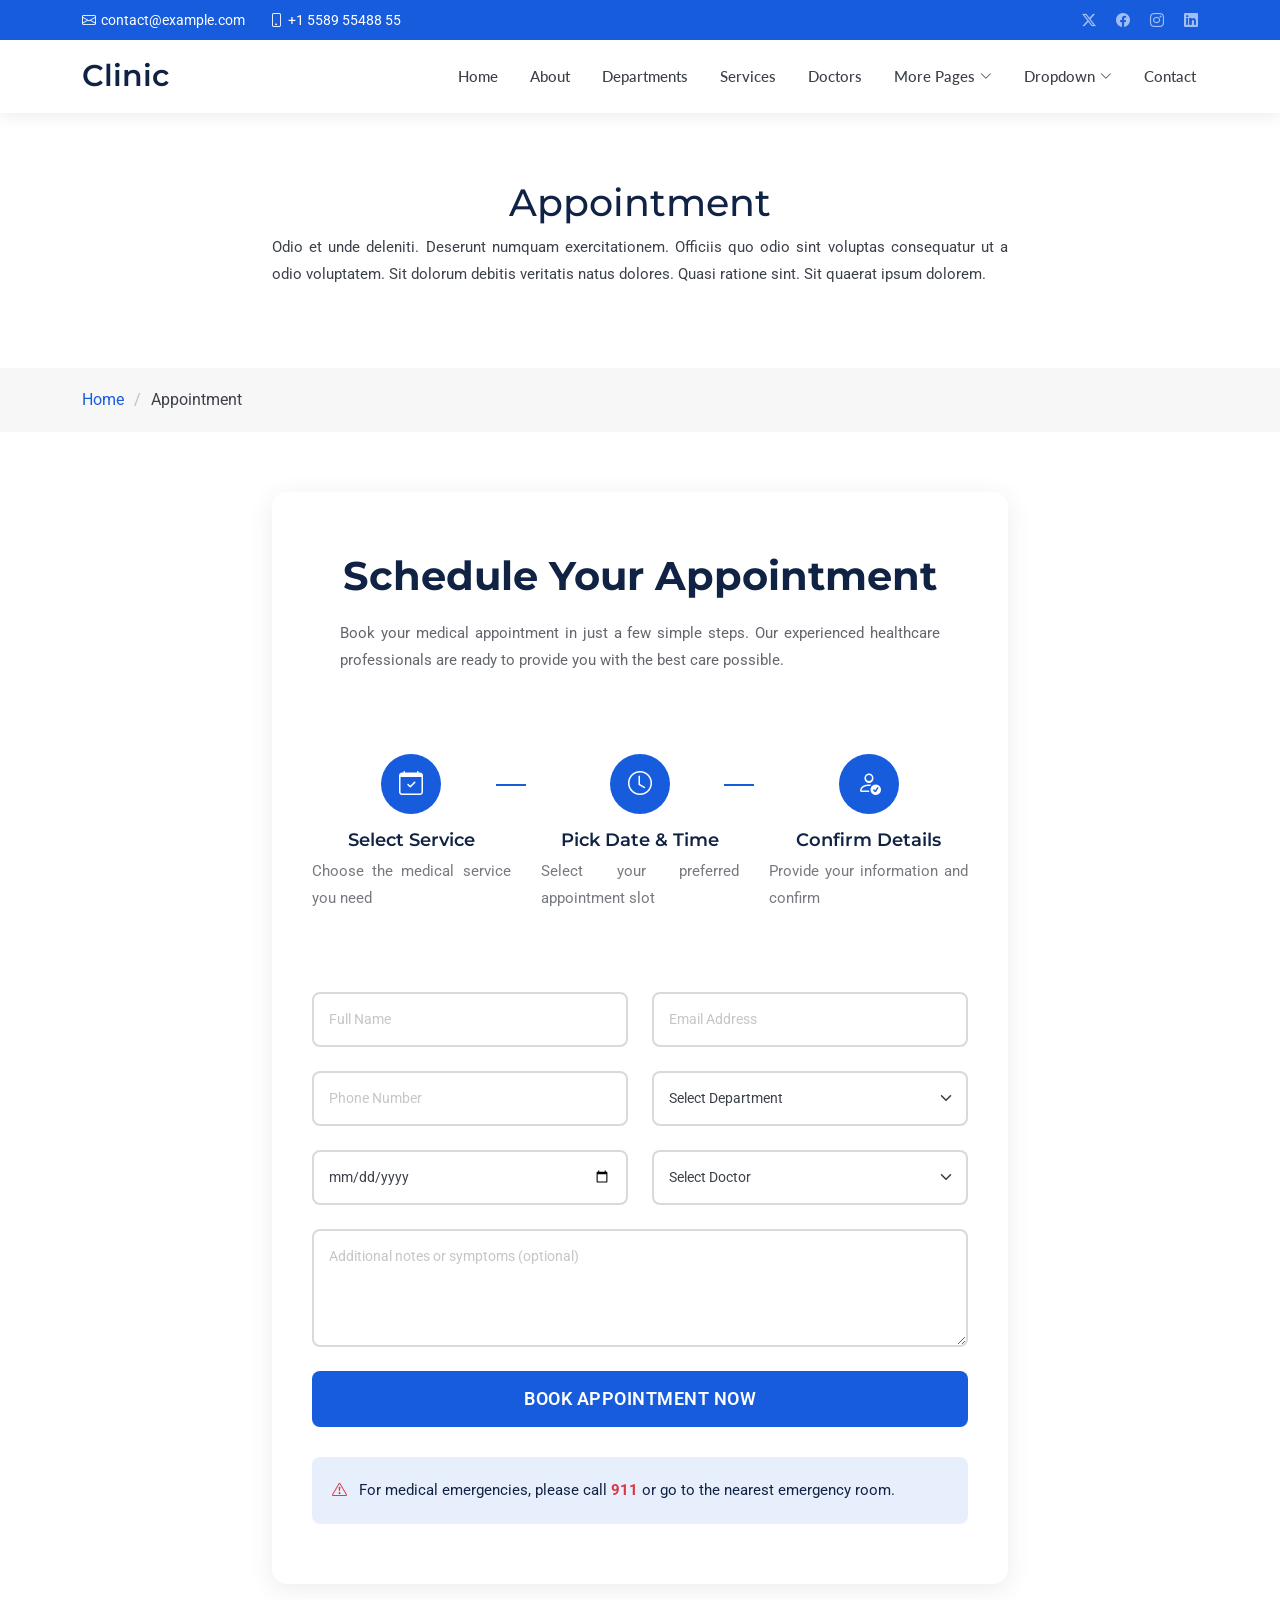
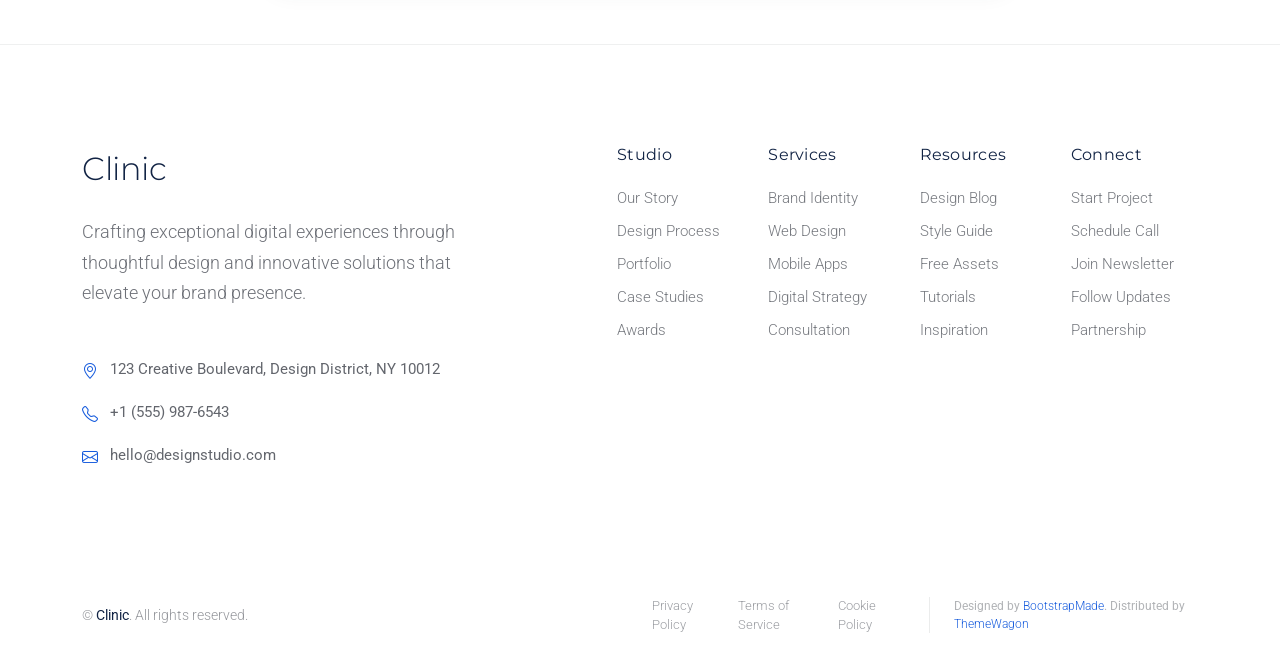
<file: appointment.html>
<!DOCTYPE html>
<html lang="en">

<head>
  <meta charset="utf-8">
  <meta content="width=device-width, initial-scale=1.0" name="viewport">
  <title>Appointment - Clinic Bootstrap Template</title>
  <meta name="description" content="">
  <meta name="keywords" content="">

  <!-- Favicons -->
  <link href="assets/img/favicon.png" rel="icon">
  <link href="assets/img/apple-touch-icon.png" rel="apple-touch-icon">

  <!-- Fonts -->
  <link href="https://fonts.googleapis.com" rel="preconnect">
  <link href="https://fonts.gstatic.com" rel="preconnect" crossorigin>
  <link
    href="https://fonts.googleapis.com/css2?family=Roboto:ital,wght@0,100;0,300;0,400;0,500;0,700;0,900;1,100;1,300;1,400;1,500;1,700;1,900&family=Montserrat:ital,wght@0,100;0,200;0,300;0,400;0,500;0,600;0,700;0,800;0,900;1,100;1,200;1,300;1,400;1,500;1,600;1,700;1,800;1,900&family=Lato:ital,wght@0,100;0,300;0,400;0,700;0,900;1,100;1,300;1,400;1,700;1,900&display=swap"
    rel="stylesheet">

  <!-- Vendor CSS Files -->
  <link href="assets/vendor/bootstrap/css/bootstrap.min.css" rel="stylesheet">
  <link href="assets/vendor/bootstrap-icons/bootstrap-icons.css" rel="stylesheet">
  <link href="assets/vendor/aos/aos.css" rel="stylesheet">
  <link href="assets/vendor/glightbox/css/glightbox.min.css" rel="stylesheet">
  <link href="assets/vendor/fontawesome-free/css/all.min.css" rel="stylesheet">
  <link href="assets/vendor/swiper/swiper-bundle.min.css" rel="stylesheet">

  <!-- Main CSS File -->
  <link href="assets/css/main.css" rel="stylesheet">

  <!-- =======================================================
  * Template Name: Clinic
  * Template URL: https://bootstrapmade.com/clinic-bootstrap-template/
  * Updated: Jul 23 2025 with Bootstrap v5.3.7
  * Author: BootstrapMade.com
  * License: https://bootstrapmade.com/license/
  ======================================================== -->
</head>

<body class="appointment-page">

  <header id="header" class="header fixed-top">

    <div class="topbar d-flex align-items-center dark-background">
      <div class="container d-flex justify-content-center justify-content-md-between">
        <div class="contact-info d-flex align-items-center">
          <i class="bi bi-envelope d-flex align-items-center"><a
              href="mailto:contact@example.com">contact@example.com</a></i>
          <i class="bi bi-phone d-flex align-items-center ms-4"><span>+1 5589 55488 55</span></i>
        </div>
        <div class="social-links d-none d-md-flex align-items-center">
          <a href="#!" class="twitter"><i class="bi bi-twitter-x"></i></a>
          <a href="#!" class="facebook"><i class="bi bi-facebook"></i></a>
          <a href="#!" class="instagram"><i class="bi bi-instagram"></i></a>
          <a href="#!" class="linkedin"><i class="bi bi-linkedin"></i></a>
        </div>
      </div>
    </div><!-- End Top Bar -->

    <div class="branding d-flex align-items-cente">

      <div class="container position-relative d-flex align-items-center justify-content-between">
        <a href="index.html" class="logo d-flex align-items-center">
          <!-- Uncomment the line below if you also wish to use an image logo -->
          <!-- <img src="assets/img/logo.webp" alt=""> -->
          <h1 class="sitename">Clinic</h1>
        </a>

        <nav id="navmenu" class="navmenu">
          <ul>
            <li><a href="index.html">Home</a></li>
            <li><a href="about.html">About</a></li>
            <li><a href="departments.html">Departments</a></li>
            <li><a href="services.html">Services</a></li>
            <li><a href="doctors.html">Doctors</a></li>
            <li class="dropdown"><a href="#"><span>More Pages</span> <i
                  class="bi bi-chevron-down toggle-dropdown"></i></a>
              <ul>
                <li><a href="department-details.html">Department Details</a></li>
                <li><a href="service-details.html">Service Details</a></li>
                <li><a href="appointment.html" class="active">Appointment</a></li>
                <li><a href="testimonials.html">Testimonials</a></li>
                <li><a href="faq.html">Frequently Asked Questions</a></li>
                <li><a href="gallery.html">Gallery</a></li>
                <li><a href="terms.html">Terms</a></li>
                <li><a href="privacy.html">Privacy</a></li>
                <li><a href="404.html">404</a></li>
              </ul>
            </li>
            <li class="dropdown"><a href="#"><span>Dropdown</span> <i
                  class="bi bi-chevron-down toggle-dropdown"></i></a>
              <ul>
                <li><a href="#">Dropdown 1</a></li>
                <li class="dropdown"><a href="#"><span>Deep Dropdown</span> <i
                      class="bi bi-chevron-down toggle-dropdown"></i></a>
                  <ul>
                    <li><a href="#">Deep Dropdown 1</a></li>
                    <li><a href="#">Deep Dropdown 2</a></li>
                    <li><a href="#">Deep Dropdown 3</a></li>
                    <li><a href="#">Deep Dropdown 4</a></li>
                    <li><a href="#">Deep Dropdown 5</a></li>
                  </ul>
                </li>
                <li><a href="#">Dropdown 2</a></li>
                <li><a href="#">Dropdown 3</a></li>
                <li><a href="#">Dropdown 4</a></li>
              </ul>
            </li>
            <li><a href="contact.html">Contact</a></li>
          </ul>
          <i class="mobile-nav-toggle d-xl-none bi bi-list"></i>
        </nav>

      </div>

    </div>

  </header>

  <main class="main">

    <!-- Page Title -->
    <div class="page-title">
      <div class="heading">
        <div class="container">
          <div class="row d-flex justify-content-center text-center">
            <div class="col-lg-8">
              <h1 class="heading-title">Appointment</h1>
              <p class="mb-0">
                Odio et unde deleniti. Deserunt numquam exercitationem. Officiis quo
                odio sint voluptas consequatur ut a odio voluptatem. Sit dolorum
                debitis veritatis natus dolores. Quasi ratione sint. Sit quaerat
                ipsum dolorem.
              </p>
            </div>
          </div>
        </div>
      </div>
      <nav class="breadcrumbs">
        <div class="container">
          <ol>
            <li><a href="index.html">Home</a></li>
            <li class="current">Appointment</li>
          </ol>
        </div>
      </nav>
    </div><!-- End Page Title -->

    <!-- Appointmnet Section -->
    <section id="appointmnet" class="appointmnet section">

      <div class="container" data-aos="fade-up" data-aos-delay="100">

        <div class="row">
          <div class="col-lg-8 mx-auto">
            <div class="booking-wrapper">
              <div class="booking-header text-center" data-aos="fade-up" data-aos-delay="200">
                <h2>Schedule Your Appointment</h2>
                <p>Book your medical appointment in just a few simple steps. Our experienced healthcare professionals
                  are ready to provide you with the best care possible.</p>
              </div>

              <div class="booking-steps" data-aos="fade-up" data-aos-delay="300">
                <div class="step">
                  <div class="step-icon">
                    <i class="bi bi-calendar-check"></i>
                  </div>
                  <div class="step-content">
                    <h4>Select Service</h4>
                    <p>Choose the medical service you need</p>
                  </div>
                </div>
                <div class="step">
                  <div class="step-icon">
                    <i class="bi bi-clock"></i>
                  </div>
                  <div class="step-content">
                    <h4>Pick Date &amp; Time</h4>
                    <p>Select your preferred appointment slot</p>
                  </div>
                </div>
                <div class="step">
                  <div class="step-icon">
                    <i class="bi bi-person-check"></i>
                  </div>
                  <div class="step-content">
                    <h4>Confirm Details</h4>
                    <p>Provide your information and confirm</p>
                  </div>
                </div>
              </div>

              <div class="appointment-form" data-aos="fade-up" data-aos-delay="400">
                <form action="forms/book-appointment.php" method="post" class="php-email-form">
                  <div class="row gy-4">
                    <div class="col-md-6">
                      <input type="text" name="name" class="form-control" placeholder="Full Name" required="">
                    </div>
                    <div class="col-md-6">
                      <input type="email" name="email" class="form-control" placeholder="Email Address" required="">
                    </div>
                    <div class="col-md-6">
                      <input type="tel" name="phone" class="form-control" placeholder="Phone Number" required="">
                    </div>
                    <div class="col-md-6">
                      <select name="department" class="form-select" required="">
                        <option value="">Select Department</option>
                        <option value="general">General Consultation</option>
                        <option value="cardiology">Cardiology</option>
                        <option value="neurology">Neurology</option>
                        <option value="orthopedics">Orthopedics</option>
                        <option value="pediatrics">Pediatrics</option>
                        <option value="dermatology">Dermatology</option>
                        <option value="oncology">Oncology</option>
                      </select>
                    </div>
                    <div class="col-md-6">
                      <input type="date" name="date" class="form-control" required="">
                    </div>
                    <div class="col-md-6">
                      <select name="doctor" class="form-select" required="">
                        <option value="">Select Doctor</option>
                        <option value="dr-sarah-johnson">Dr. Sarah Johnson</option>
                        <option value="dr-michael-chen">Dr. Michael Chen</option>
                        <option value="dr-emily-davis">Dr. Emily Davis</option>
                        <option value="dr-robert-smith">Dr. Robert Smith</option>
                        <option value="dr-lisa-brown">Dr. Lisa Brown</option>
                        <option value="dr-david-wilson">Dr. David Wilson</option>
                        <option value="dr-maria-rodriguez">Dr. Maria Rodriguez</option>
                      </select>
                    </div>
                    <div class="col-12">
                      <textarea name="message" class="form-control" rows="4"
                        placeholder="Additional notes or symptoms (optional)"></textarea>
                    </div>
                    <div class="col-12">
                      <div class="loading">Loading</div>
                      <div class="error-message"></div>
                      <div class="sent-message">Your appointment has been scheduled. Thank you!</div>
                      <button type="submit" class="btn-book">Book Appointment Now</button>
                    </div>
                  </div>
                </form>
              </div>

              <div class="emergency-info" data-aos="fade-up" data-aos-delay="500">
                <p><i class="bi bi-exclamation-triangle"></i> For medical emergencies, please call <strong>911</strong>
                  or go to the nearest emergency room.</p>
              </div>

            </div>
          </div>
        </div>

      </div>

    </section><!-- /Appointmnet Section -->

  </main>

  <footer id="footer" class="footer-16 footer position-relative">

    <div class="container">

      <div class="footer-main" data-aos="fade-up" data-aos-delay="100">
        <div class="row align-items-start">

          <div class="col-lg-5">
            <div class="brand-section">
              <a href="index.html" class="logo d-flex align-items-center mb-4">
                <span class="sitename">Clinic</span>
              </a>
              <p class="brand-description">Crafting exceptional digital experiences through thoughtful design and
                innovative solutions that elevate your brand presence.</p>

              <div class="contact-info mt-5">
                <div class="contact-item">
                  <i class="bi bi-geo-alt"></i>
                  <span>123 Creative Boulevard, Design District, NY 10012</span>
                </div>
                <div class="contact-item">
                  <i class="bi bi-telephone"></i>
                  <span>+1 (555) 987-6543</span>
                </div>
                <div class="contact-item">
                  <i class="bi bi-envelope"></i>
                  <span>hello@designstudio.com</span>
                </div>
              </div>
            </div>
          </div>

          <div class="col-lg-7">
            <div class="footer-nav-wrapper">
              <div class="row">

                <div class="col-6 col-lg-3">
                  <div class="nav-column">
                    <h6>Studio</h6>
                    <nav class="footer-nav">
                      <a href="#!">Our Story</a>
                      <a href="#!">Design Process</a>
                      <a href="#!">Portfolio</a>
                      <a href="#!">Case Studies</a>
                      <a href="#!">Awards</a>
                    </nav>
                  </div>
                </div>

                <div class="col-6 col-lg-3">
                  <div class="nav-column">
                    <h6>Services</h6>
                    <nav class="footer-nav">
                      <a href="#!">Brand Identity</a>
                      <a href="#!">Web Design</a>
                      <a href="#!">Mobile Apps</a>
                      <a href="#!">Digital Strategy</a>
                      <a href="#!">Consultation</a>
                    </nav>
                  </div>
                </div>

                <div class="col-6 col-lg-3">
                  <div class="nav-column">
                    <h6>Resources</h6>
                    <nav class="footer-nav">
                      <a href="#!">Design Blog</a>
                      <a href="#!">Style Guide</a>
                      <a href="#!">Free Assets</a>
                      <a href="#!">Tutorials</a>
                      <a href="#!">Inspiration</a>
                    </nav>
                  </div>
                </div>

                <div class="col-6 col-lg-3">
                  <div class="nav-column">
                    <h6>Connect</h6>
                    <nav class="footer-nav">
                      <a href="#!">Start Project</a>
                      <a href="#!">Schedule Call</a>
                      <a href="#!">Join Newsletter</a>
                      <a href="#!">Follow Updates</a>
                      <a href="#!">Partnership</a>
                    </nav>
                  </div>
                </div>

              </div>
            </div>
          </div>

        </div>
      </div>

    </div>

    <div class="footer-bottom">
      <div class="container">
        <div class="bottom-content" data-aos="fade-up" data-aos-delay="300">
          <div class="row align-items-center">

            <div class="col-lg-6">
              <div class="copyright">
                <p>© <span class="sitename">Clinic</span>. All rights reserved.</p>
              </div>
            </div>

            <div class="col-lg-6">
              <div class="legal-links">
                <a href="#!">Privacy Policy</a>
                <a href="#!">Terms of Service</a>
                <a href="#!">Cookie Policy</a>
                <div class="credits">
                  <!-- All the links in the footer should remain intact. -->
                  <!-- You can delete the links only if you've purchased the pro version. -->
                  <!-- Licensing information: https://bootstrapmade.com/license/ -->
                  <!-- Purchase the pro version with working PHP/AJAX contact form: [buy-url] -->
                  Designed by <a href="https://bootstrapmade.com/">BootstrapMade</a>. Distributed by <a
                    href="https://themewagon.com" target="_blank">ThemeWagon</a>
                </div>
              </div>
            </div>

          </div>
        </div>
      </div>
    </div>

  </footer>

  <!-- Scroll Top -->
  <a href="#!" id="scroll-top" class="scroll-top d-flex align-items-center justify-content-center"><i
      class="bi bi-arrow-up-short"></i></a>

  <!-- Preloader -->
  <div id="preloader"></div>

  <!-- Vendor JS Files -->
  <script src="assets/vendor/bootstrap/js/bootstrap.bundle.min.js"></script>
  <script src="assets/vendor/php-email-form/validate.js"></script>
  <script src="assets/vendor/aos/aos.js"></script>
  <script src="assets/vendor/glightbox/js/glightbox.min.js"></script>
  <script src="assets/vendor/purecounter/purecounter_vanilla.js"></script>
  <script src="assets/vendor/swiper/swiper-bundle.min.js"></script>

  <!-- Main JS File -->
  <script src="assets/js/main.js"></script>

</body>

</html>
</file>
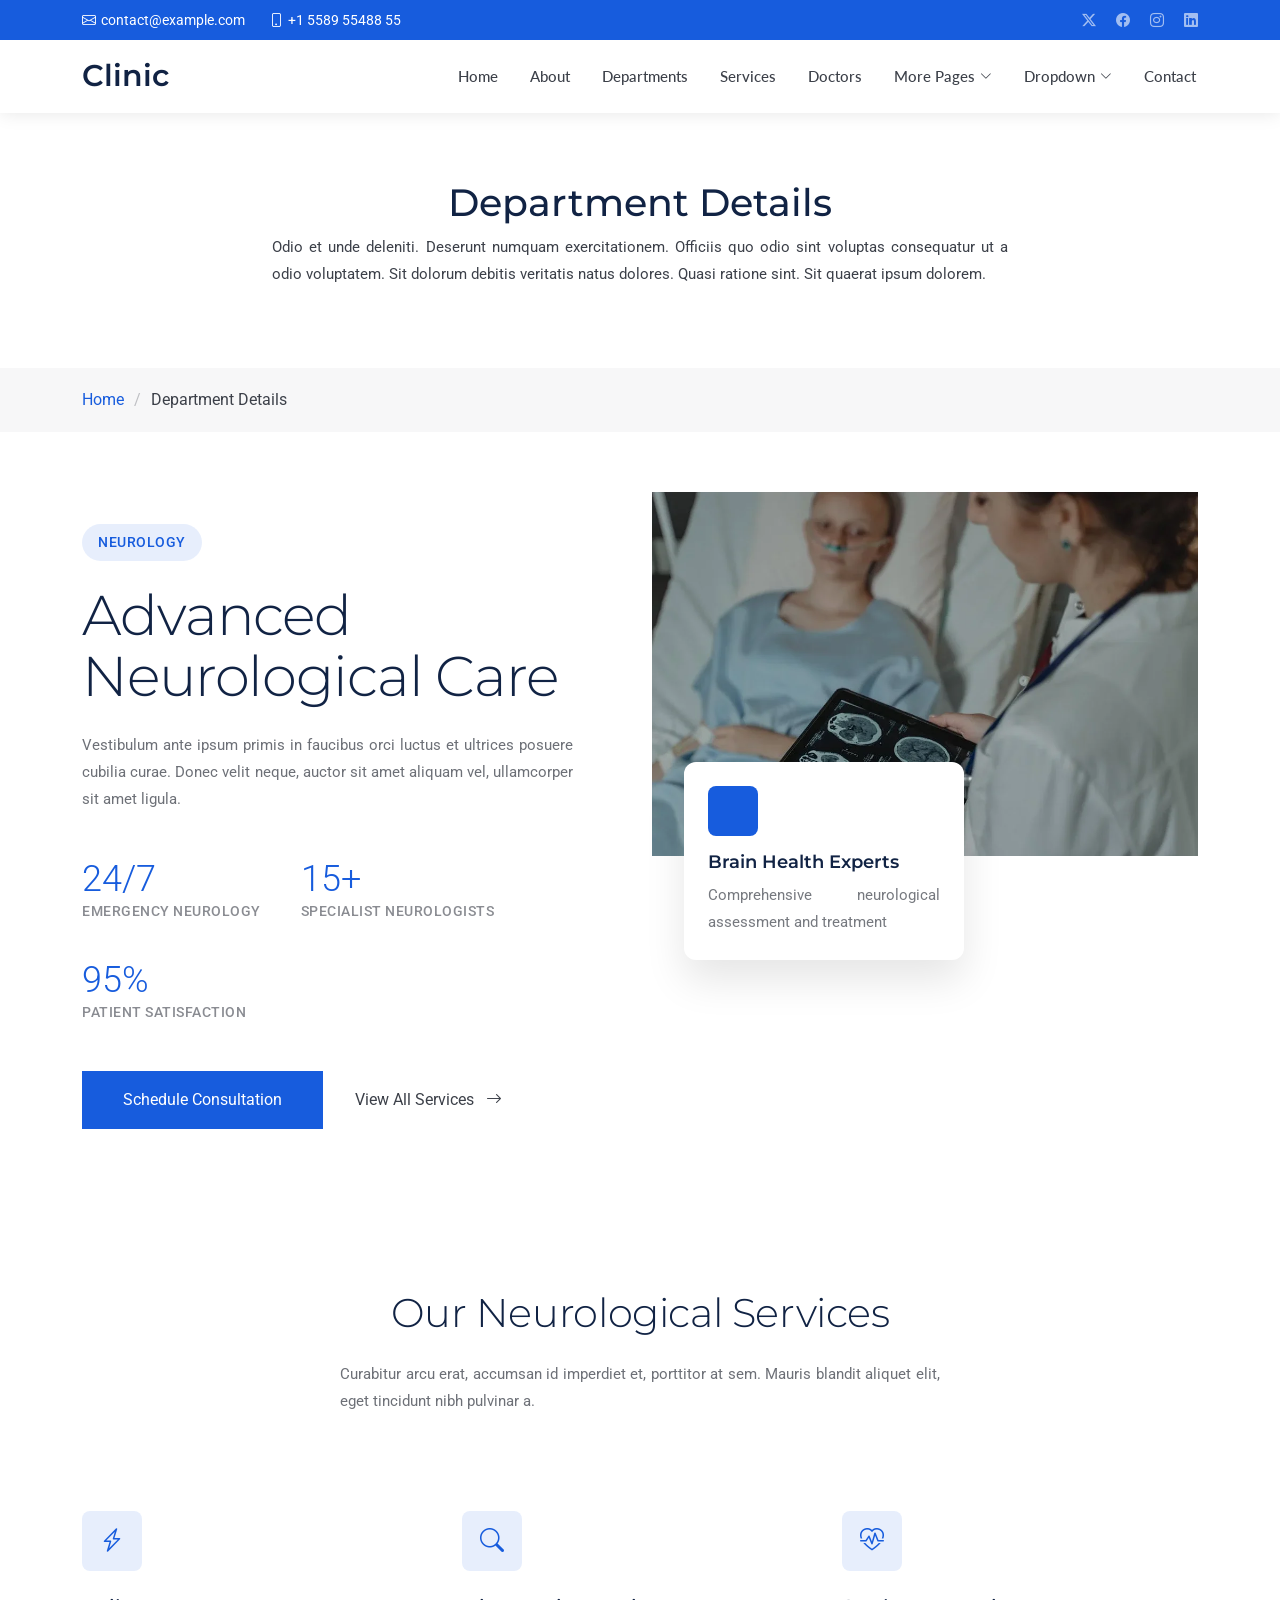
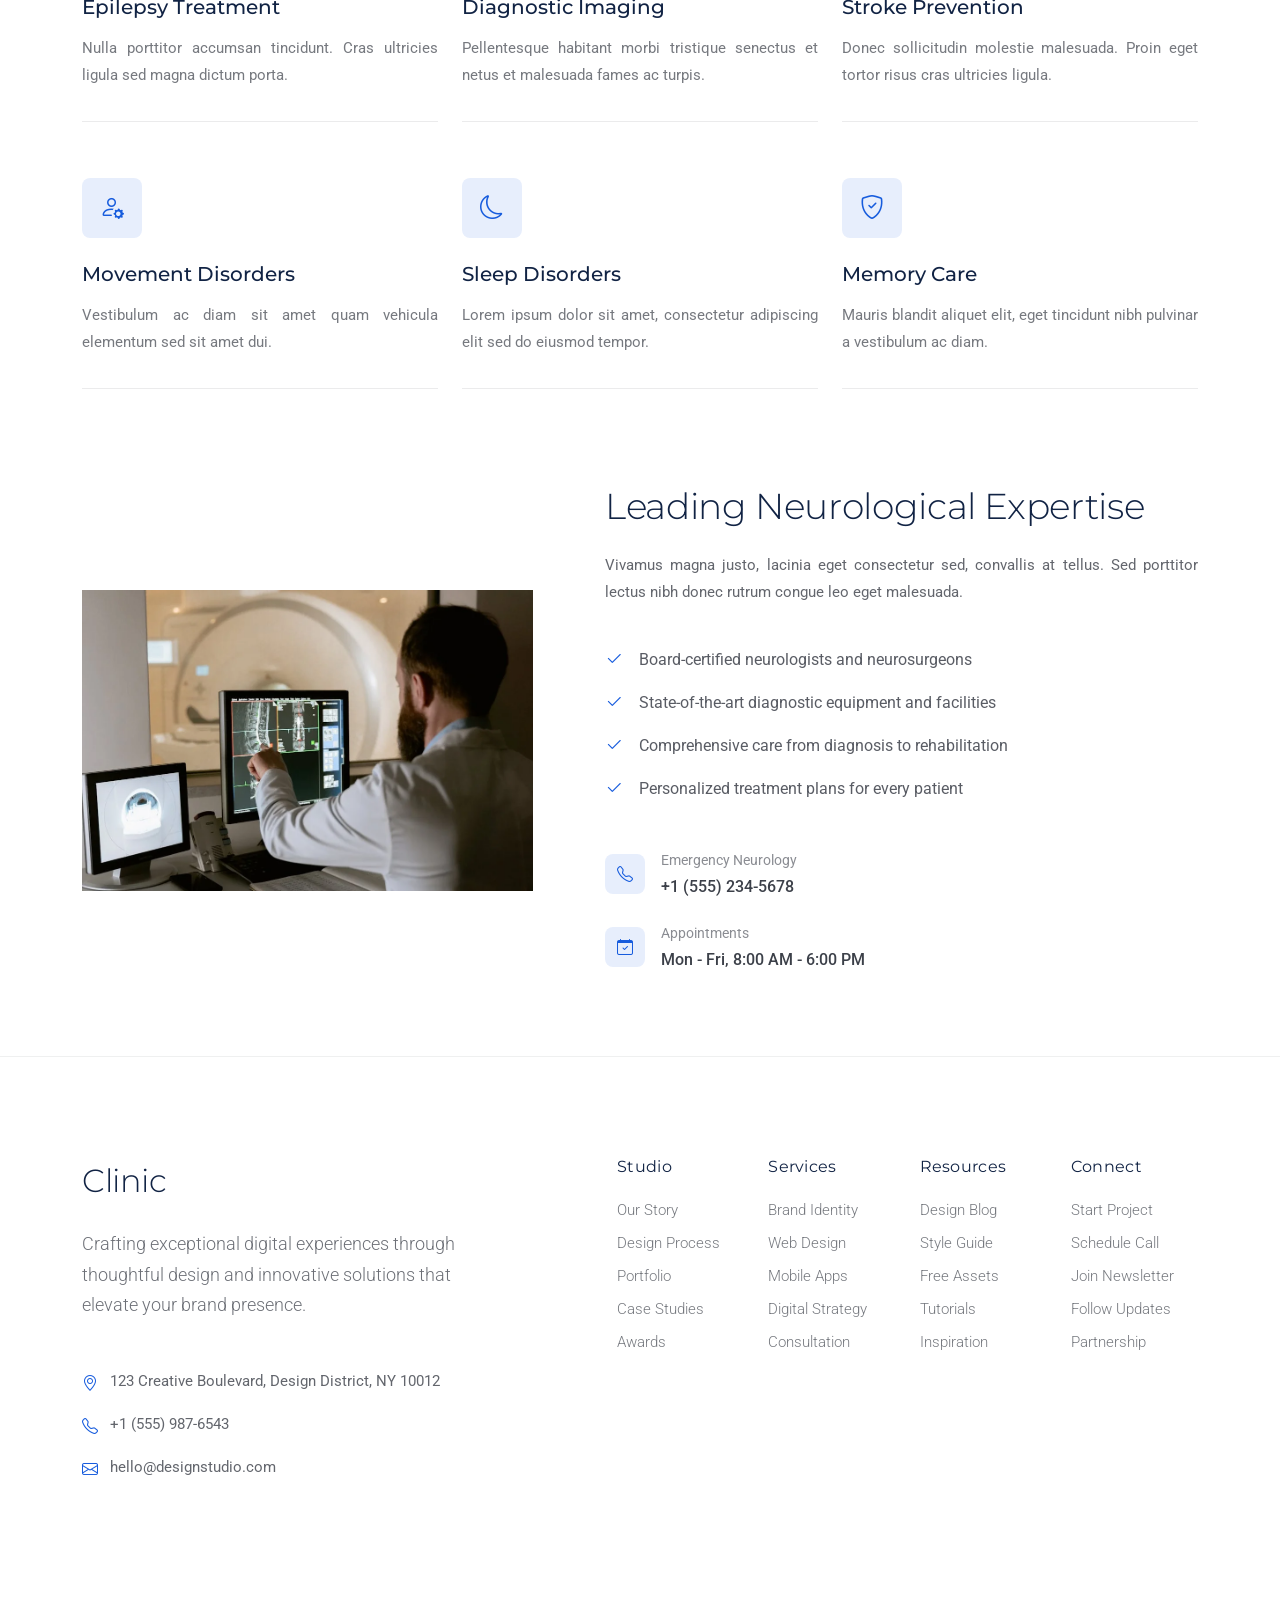
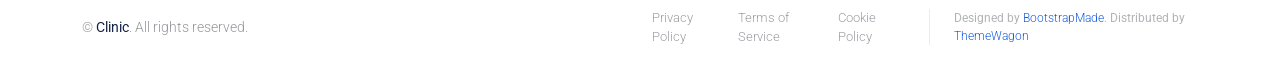
<file: department-details.html>
<!DOCTYPE html>
<html lang="en">

<head>
  <meta charset="utf-8">
  <meta content="width=device-width, initial-scale=1.0" name="viewport">
  <title>Department Details - Clinic Bootstrap Template</title>
  <meta name="description" content="">
  <meta name="keywords" content="">

  <!-- Favicons -->
  <link href="assets/img/favicon.png" rel="icon">
  <link href="assets/img/apple-touch-icon.png" rel="apple-touch-icon">

  <!-- Fonts -->
  <link href="https://fonts.googleapis.com" rel="preconnect">
  <link href="https://fonts.gstatic.com" rel="preconnect" crossorigin>
  <link
    href="https://fonts.googleapis.com/css2?family=Roboto:ital,wght@0,100;0,300;0,400;0,500;0,700;0,900;1,100;1,300;1,400;1,500;1,700;1,900&family=Montserrat:ital,wght@0,100;0,200;0,300;0,400;0,500;0,600;0,700;0,800;0,900;1,100;1,200;1,300;1,400;1,500;1,600;1,700;1,800;1,900&family=Lato:ital,wght@0,100;0,300;0,400;0,700;0,900;1,100;1,300;1,400;1,700;1,900&display=swap"
    rel="stylesheet">

  <!-- Vendor CSS Files -->
  <link href="assets/vendor/bootstrap/css/bootstrap.min.css" rel="stylesheet">
  <link href="assets/vendor/bootstrap-icons/bootstrap-icons.css" rel="stylesheet">
  <link href="assets/vendor/aos/aos.css" rel="stylesheet">
  <link href="assets/vendor/glightbox/css/glightbox.min.css" rel="stylesheet">
  <link href="assets/vendor/fontawesome-free/css/all.min.css" rel="stylesheet">
  <link href="assets/vendor/swiper/swiper-bundle.min.css" rel="stylesheet">

  <!-- Main CSS File -->
  <link href="assets/css/main.css" rel="stylesheet">

  <!-- =======================================================
  * Template Name: Clinic
  * Template URL: https://bootstrapmade.com/clinic-bootstrap-template/
  * Updated: Jul 23 2025 with Bootstrap v5.3.7
  * Author: BootstrapMade.com
  * License: https://bootstrapmade.com/license/
  ======================================================== -->
</head>

<body class="department-details-page">

  <header id="header" class="header fixed-top">

    <div class="topbar d-flex align-items-center dark-background">
      <div class="container d-flex justify-content-center justify-content-md-between">
        <div class="contact-info d-flex align-items-center">
          <i class="bi bi-envelope d-flex align-items-center"><a
              href="mailto:contact@example.com">contact@example.com</a></i>
          <i class="bi bi-phone d-flex align-items-center ms-4"><span>+1 5589 55488 55</span></i>
        </div>
        <div class="social-links d-none d-md-flex align-items-center">
          <a href="#!" class="twitter"><i class="bi bi-twitter-x"></i></a>
          <a href="#!" class="facebook"><i class="bi bi-facebook"></i></a>
          <a href="#!" class="instagram"><i class="bi bi-instagram"></i></a>
          <a href="#!" class="linkedin"><i class="bi bi-linkedin"></i></a>
        </div>
      </div>
    </div><!-- End Top Bar -->

    <div class="branding d-flex align-items-cente">

      <div class="container position-relative d-flex align-items-center justify-content-between">
        <a href="index.html" class="logo d-flex align-items-center">
          <!-- Uncomment the line below if you also wish to use an image logo -->
          <!-- <img src="assets/img/logo.webp" alt=""> -->
          <h1 class="sitename">Clinic</h1>
        </a>

        <nav id="navmenu" class="navmenu">
          <ul>
            <li><a href="index.html">Home</a></li>
            <li><a href="about.html">About</a></li>
            <li><a href="departments.html">Departments</a></li>
            <li><a href="services.html">Services</a></li>
            <li><a href="doctors.html">Doctors</a></li>
            <li class="dropdown"><a href="#"><span>More Pages</span> <i
                  class="bi bi-chevron-down toggle-dropdown"></i></a>
              <ul>
                <li><a href="department-details.html" class="active">Department Details</a></li>
                <li><a href="service-details.html">Service Details</a></li>
                <li><a href="appointment.html">Appointment</a></li>
                <li><a href="testimonials.html">Testimonials</a></li>
                <li><a href="faq.html">Frequently Asked Questions</a></li>
                <li><a href="gallery.html">Gallery</a></li>
                <li><a href="terms.html">Terms</a></li>
                <li><a href="privacy.html">Privacy</a></li>
                <li><a href="404.html">404</a></li>
              </ul>
            </li>
            <li class="dropdown"><a href="#"><span>Dropdown</span> <i
                  class="bi bi-chevron-down toggle-dropdown"></i></a>
              <ul>
                <li><a href="#">Dropdown 1</a></li>
                <li class="dropdown"><a href="#"><span>Deep Dropdown</span> <i
                      class="bi bi-chevron-down toggle-dropdown"></i></a>
                  <ul>
                    <li><a href="#">Deep Dropdown 1</a></li>
                    <li><a href="#">Deep Dropdown 2</a></li>
                    <li><a href="#">Deep Dropdown 3</a></li>
                    <li><a href="#">Deep Dropdown 4</a></li>
                    <li><a href="#">Deep Dropdown 5</a></li>
                  </ul>
                </li>
                <li><a href="#">Dropdown 2</a></li>
                <li><a href="#">Dropdown 3</a></li>
                <li><a href="#">Dropdown 4</a></li>
              </ul>
            </li>
            <li><a href="contact.html">Contact</a></li>
          </ul>
          <i class="mobile-nav-toggle d-xl-none bi bi-list"></i>
        </nav>

      </div>

    </div>

  </header>

  <main class="main">

    <!-- Page Title -->
    <div class="page-title">
      <div class="heading">
        <div class="container">
          <div class="row d-flex justify-content-center text-center">
            <div class="col-lg-8">
              <h1 class="heading-title">Department Details</h1>
              <p class="mb-0">
                Odio et unde deleniti. Deserunt numquam exercitationem. Officiis quo
                odio sint voluptas consequatur ut a odio voluptatem. Sit dolorum
                debitis veritatis natus dolores. Quasi ratione sint. Sit quaerat
                ipsum dolorem.
              </p>
            </div>
          </div>
        </div>
      </div>
      <nav class="breadcrumbs">
        <div class="container">
          <ol>
            <li><a href="index.html">Home</a></li>
            <li class="current">Department Details</li>
          </ol>
        </div>
      </nav>
    </div><!-- End Page Title -->

    <!-- Department Details Section -->
    <section id="department-details" class="department-details section">

      <div class="container" data-aos="fade-up" data-aos-delay="100">

        <div class="row">
          <div class="col-xl-6 col-lg-7">
            <div class="department-hero" data-aos="fade-right" data-aos-delay="200">
              <div class="badge-wrap">
                <span class="specialty-badge">Neurology</span>
              </div>
              <h1 class="department-title">Advanced Neurological Care</h1>
              <p class="department-intro">Vestibulum ante ipsum primis in faucibus orci luctus et ultrices posuere
                cubilia curae. Donec velit neque, auctor sit amet aliquam vel, ullamcorper sit amet ligula.</p>

              <div class="key-highlights">
                <div class="highlight-item">
                  <span class="highlight-number">24/7</span>
                  <span class="highlight-text">Emergency Neurology</span>
                </div>
                <div class="highlight-item">
                  <span class="highlight-number">15+</span>
                  <span class="highlight-text">Specialist Neurologists</span>
                </div>
                <div class="highlight-item">
                  <span class="highlight-number">95%</span>
                  <span class="highlight-text">Patient Satisfaction</span>
                </div>
              </div>

              <div class="action-group">
                <a href="appointment.html" class="btn-primary">Schedule Consultation</a>
                <a href="services.html" class="btn-secondary">
                  <span>View All Services</span>
                  <i class="bi bi-arrow-right"></i>
                </a>
              </div>
            </div>
          </div>

          <div class="col-xl-6 col-lg-5">
            <div class="department-visual" data-aos="fade-left" data-aos-delay="300">
              <div class="image-container">
                <img src="assets/img/health/neurology-2.webp" alt="Neurology Department"
                  class="img-fluid primary-image">
                <div class="floating-card" data-aos="zoom-in" data-aos-delay="500">
                  <div class="card-icon">
                    <i class="bi bi-brain"></i>
                  </div>
                  <div class="card-content">
                    <h4>Brain Health Experts</h4>
                    <p>Comprehensive neurological assessment and treatment</p>
                  </div>
                </div>
              </div>
            </div>
          </div>
        </div>

        <div class="services-overview" data-aos="fade-up" data-aos-delay="400">
          <div class="row justify-content-center">
            <div class="col-lg-8">
              <div class="overview-header">
                <h3>Our Neurological Services</h3>
                <p>Curabitur arcu erat, accumsan id imperdiet et, porttitor at sem. Mauris blandit aliquet elit, eget
                  tincidunt nibh pulvinar a.</p>
              </div>
            </div>
          </div>

          <div class="row gy-4 services-grid">
            <div class="col-lg-4 col-md-6" data-aos="fade-up" data-aos-delay="500">
              <div class="service-item">
                <div class="service-icon">
                  <i class="bi bi-lightning-charge"></i>
                </div>
                <h4>Epilepsy Treatment</h4>
                <p>Nulla porttitor accumsan tincidunt. Cras ultricies ligula sed magna dictum porta.</p>
              </div>
            </div>

            <div class="col-lg-4 col-md-6" data-aos="fade-up" data-aos-delay="550">
              <div class="service-item">
                <div class="service-icon">
                  <i class="bi bi-search"></i>
                </div>
                <h4>Diagnostic Imaging</h4>
                <p>Pellentesque habitant morbi tristique senectus et netus et malesuada fames ac turpis.</p>
              </div>
            </div>

            <div class="col-lg-4 col-md-6" data-aos="fade-up" data-aos-delay="600">
              <div class="service-item">
                <div class="service-icon">
                  <i class="bi bi-heart-pulse"></i>
                </div>
                <h4>Stroke Prevention</h4>
                <p>Donec sollicitudin molestie malesuada. Proin eget tortor risus cras ultricies ligula.</p>
              </div>
            </div>

            <div class="col-lg-4 col-md-6" data-aos="fade-up" data-aos-delay="650">
              <div class="service-item">
                <div class="service-icon">
                  <i class="bi bi-person-gear"></i>
                </div>
                <h4>Movement Disorders</h4>
                <p>Vestibulum ac diam sit amet quam vehicula elementum sed sit amet dui.</p>
              </div>
            </div>

            <div class="col-lg-4 col-md-6" data-aos="fade-up" data-aos-delay="700">
              <div class="service-item">
                <div class="service-icon">
                  <i class="bi bi-moon"></i>
                </div>
                <h4>Sleep Disorders</h4>
                <p>Lorem ipsum dolor sit amet, consectetur adipiscing elit sed do eiusmod tempor.</p>
              </div>
            </div>

            <div class="col-lg-4 col-md-6" data-aos="fade-up" data-aos-delay="750">
              <div class="service-item">
                <div class="service-icon">
                  <i class="bi bi-shield-check"></i>
                </div>
                <h4>Memory Care</h4>
                <p>Mauris blandit aliquet elit, eget tincidunt nibh pulvinar a vestibulum ac diam.</p>
              </div>
            </div>
          </div>
        </div>

        <div class="expert-care-section" data-aos="fade-up" data-aos-delay="800">
          <div class="row align-items-center">
            <div class="col-lg-5" data-aos="fade-right" data-aos-delay="900">
              <div class="expert-image">
                <img src="assets/img/health/neurology-4.webp" alt="Neurological Expert" class="img-fluid">
              </div>
            </div>

            <div class="col-lg-7" data-aos="fade-left" data-aos-delay="900">
              <div class="expert-content">
                <h3>Leading Neurological Expertise</h3>
                <p class="lead">Vivamus magna justo, lacinia eget consectetur sed, convallis at tellus. Sed porttitor
                  lectus nibh donec rutrum congue leo eget malesuada.</p>

                <div class="expertise-list">
                  <div class="expertise-item">
                    <i class="bi bi-check2"></i>
                    <span>Board-certified neurologists and neurosurgeons</span>
                  </div>
                  <div class="expertise-item">
                    <i class="bi bi-check2"></i>
                    <span>State-of-the-art diagnostic equipment and facilities</span>
                  </div>
                  <div class="expertise-item">
                    <i class="bi bi-check2"></i>
                    <span>Comprehensive care from diagnosis to rehabilitation</span>
                  </div>
                  <div class="expertise-item">
                    <i class="bi bi-check2"></i>
                    <span>Personalized treatment plans for every patient</span>
                  </div>
                </div>

                <div class="contact-info">
                  <div class="contact-item">
                    <i class="bi bi-telephone"></i>
                    <div>
                      <span class="contact-label">Emergency Neurology</span>
                      <span class="contact-value">+1 (555) 234-5678</span>
                    </div>
                  </div>
                  <div class="contact-item">
                    <i class="bi bi-calendar-check"></i>
                    <div>
                      <span class="contact-label">Appointments</span>
                      <span class="contact-value">Mon - Fri, 8:00 AM - 6:00 PM</span>
                    </div>
                  </div>
                </div>
              </div>
            </div>
          </div>
        </div>

      </div>

    </section><!-- /Department Details Section -->

  </main>

  <footer id="footer" class="footer-16 footer position-relative">

    <div class="container">

      <div class="footer-main" data-aos="fade-up" data-aos-delay="100">
        <div class="row align-items-start">

          <div class="col-lg-5">
            <div class="brand-section">
              <a href="index.html" class="logo d-flex align-items-center mb-4">
                <span class="sitename">Clinic</span>
              </a>
              <p class="brand-description">Crafting exceptional digital experiences through thoughtful design and
                innovative solutions that elevate your brand presence.</p>

              <div class="contact-info mt-5">
                <div class="contact-item">
                  <i class="bi bi-geo-alt"></i>
                  <span>123 Creative Boulevard, Design District, NY 10012</span>
                </div>
                <div class="contact-item">
                  <i class="bi bi-telephone"></i>
                  <span>+1 (555) 987-6543</span>
                </div>
                <div class="contact-item">
                  <i class="bi bi-envelope"></i>
                  <span>hello@designstudio.com</span>
                </div>
              </div>
            </div>
          </div>

          <div class="col-lg-7">
            <div class="footer-nav-wrapper">
              <div class="row">

                <div class="col-6 col-lg-3">
                  <div class="nav-column">
                    <h6>Studio</h6>
                    <nav class="footer-nav">
                      <a href="#!">Our Story</a>
                      <a href="#!">Design Process</a>
                      <a href="#!">Portfolio</a>
                      <a href="#!">Case Studies</a>
                      <a href="#!">Awards</a>
                    </nav>
                  </div>
                </div>

                <div class="col-6 col-lg-3">
                  <div class="nav-column">
                    <h6>Services</h6>
                    <nav class="footer-nav">
                      <a href="#!">Brand Identity</a>
                      <a href="#!">Web Design</a>
                      <a href="#!">Mobile Apps</a>
                      <a href="#!">Digital Strategy</a>
                      <a href="#!">Consultation</a>
                    </nav>
                  </div>
                </div>

                <div class="col-6 col-lg-3">
                  <div class="nav-column">
                    <h6>Resources</h6>
                    <nav class="footer-nav">
                      <a href="#!">Design Blog</a>
                      <a href="#!">Style Guide</a>
                      <a href="#!">Free Assets</a>
                      <a href="#!">Tutorials</a>
                      <a href="#!">Inspiration</a>
                    </nav>
                  </div>
                </div>

                <div class="col-6 col-lg-3">
                  <div class="nav-column">
                    <h6>Connect</h6>
                    <nav class="footer-nav">
                      <a href="#!">Start Project</a>
                      <a href="#!">Schedule Call</a>
                      <a href="#!">Join Newsletter</a>
                      <a href="#!">Follow Updates</a>
                      <a href="#!">Partnership</a>
                    </nav>
                  </div>
                </div>

              </div>
            </div>
          </div>

        </div>
      </div>

    </div>

    <div class="footer-bottom">
      <div class="container">
        <div class="bottom-content" data-aos="fade-up" data-aos-delay="300">
          <div class="row align-items-center">

            <div class="col-lg-6">
              <div class="copyright">
                <p>© <span class="sitename">Clinic</span>. All rights reserved.</p>
              </div>
            </div>

            <div class="col-lg-6">
              <div class="legal-links">
                <a href="#!">Privacy Policy</a>
                <a href="#!">Terms of Service</a>
                <a href="#!">Cookie Policy</a>
                <div class="credits">
                  <!-- All the links in the footer should remain intact. -->
                  <!-- You can delete the links only if you've purchased the pro version. -->
                  <!-- Licensing information: https://bootstrapmade.com/license/ -->
                  <!-- Purchase the pro version with working PHP/AJAX contact form: [buy-url] -->
                  Designed by <a href="https://bootstrapmade.com/">BootstrapMade</a>. Distributed by <a
                    href="https://themewagon.com" target="_blank">ThemeWagon</a>
                </div>
              </div>
            </div>

          </div>
        </div>
      </div>
    </div>

  </footer>

  <!-- Scroll Top -->
  <a href="#!" id="scroll-top" class="scroll-top d-flex align-items-center justify-content-center"><i
      class="bi bi-arrow-up-short"></i></a>

  <!-- Preloader -->
  <div id="preloader"></div>

  <!-- Vendor JS Files -->
  <script src="assets/vendor/bootstrap/js/bootstrap.bundle.min.js"></script>
  <script src="assets/vendor/php-email-form/validate.js"></script>
  <script src="assets/vendor/aos/aos.js"></script>
  <script src="assets/vendor/glightbox/js/glightbox.min.js"></script>
  <script src="assets/vendor/purecounter/purecounter_vanilla.js"></script>
  <script src="assets/vendor/swiper/swiper-bundle.min.js"></script>

  <!-- Main JS File -->
  <script src="assets/js/main.js"></script>

</body>

</html>
</file>
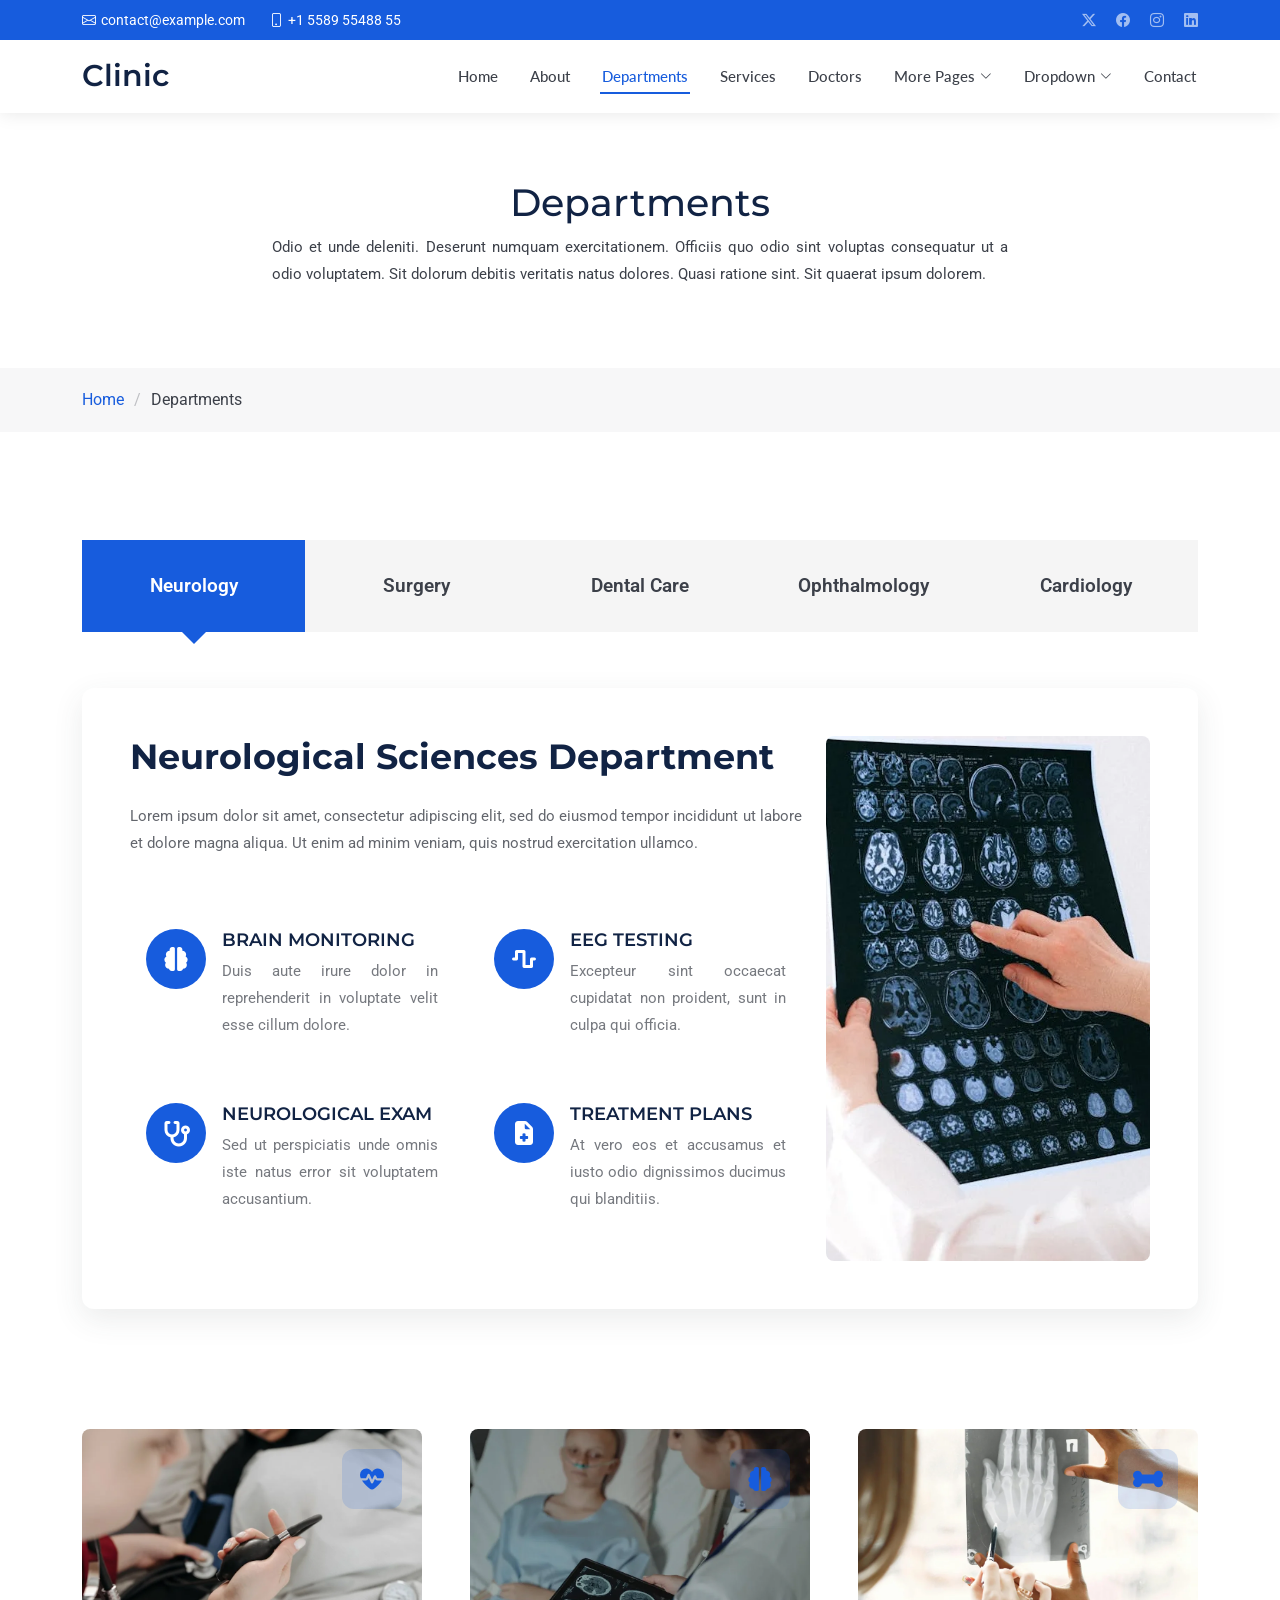
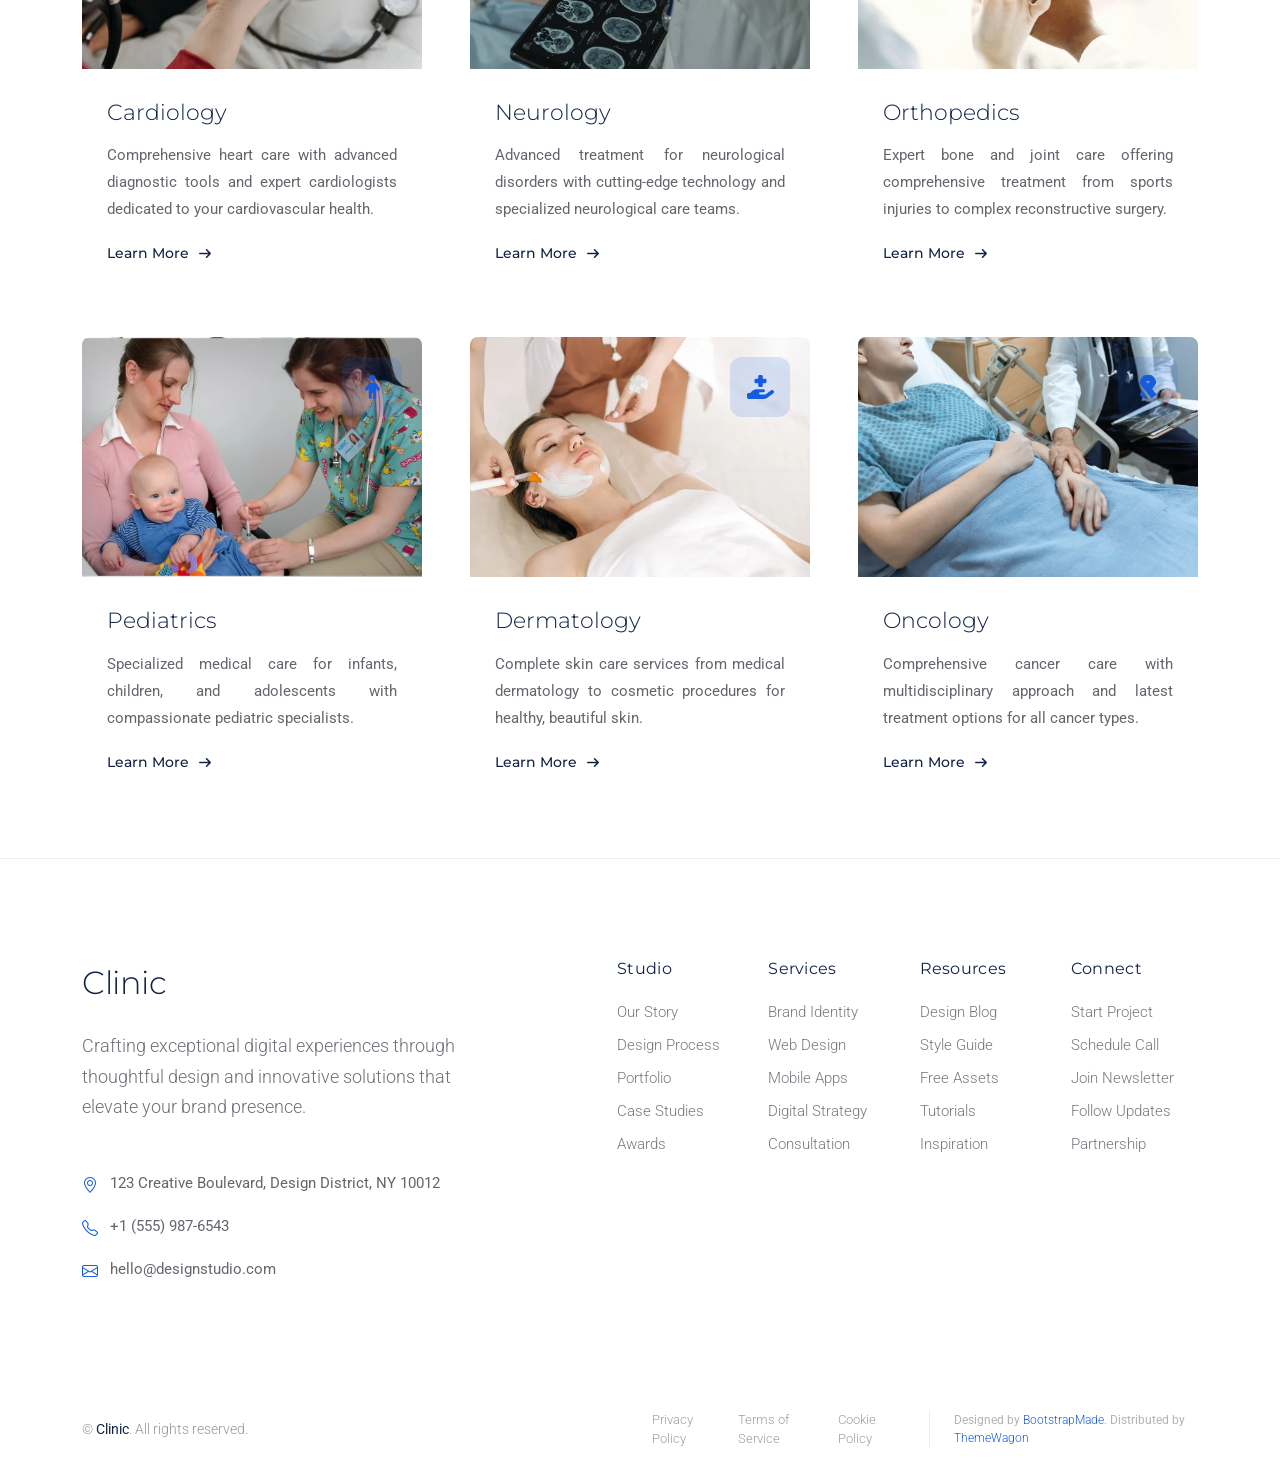
<file: departments.html>
<!DOCTYPE html>
<html lang="en">

<head>
  <meta charset="utf-8">
  <meta content="width=device-width, initial-scale=1.0" name="viewport">
  <title>Departments - Clinic Bootstrap Template</title>
  <meta name="description" content="">
  <meta name="keywords" content="">

  <!-- Favicons -->
  <link href="assets/img/favicon.png" rel="icon">
  <link href="assets/img/apple-touch-icon.png" rel="apple-touch-icon">

  <!-- Fonts -->
  <link href="https://fonts.googleapis.com" rel="preconnect">
  <link href="https://fonts.gstatic.com" rel="preconnect" crossorigin>
  <link
    href="https://fonts.googleapis.com/css2?family=Roboto:ital,wght@0,100;0,300;0,400;0,500;0,700;0,900;1,100;1,300;1,400;1,500;1,700;1,900&family=Montserrat:ital,wght@0,100;0,200;0,300;0,400;0,500;0,600;0,700;0,800;0,900;1,100;1,200;1,300;1,400;1,500;1,600;1,700;1,800;1,900&family=Lato:ital,wght@0,100;0,300;0,400;0,700;0,900;1,100;1,300;1,400;1,700;1,900&display=swap"
    rel="stylesheet">

  <!-- Vendor CSS Files -->
  <link href="assets/vendor/bootstrap/css/bootstrap.min.css" rel="stylesheet">
  <link href="assets/vendor/bootstrap-icons/bootstrap-icons.css" rel="stylesheet">
  <link href="assets/vendor/aos/aos.css" rel="stylesheet">
  <link href="assets/vendor/glightbox/css/glightbox.min.css" rel="stylesheet">
  <link href="assets/vendor/fontawesome-free/css/all.min.css" rel="stylesheet">
  <link href="assets/vendor/swiper/swiper-bundle.min.css" rel="stylesheet">

  <!-- Main CSS File -->
  <link href="assets/css/main.css" rel="stylesheet">

  <!-- =======================================================
  * Template Name: Clinic
  * Template URL: https://bootstrapmade.com/clinic-bootstrap-template/
  * Updated: Jul 23 2025 with Bootstrap v5.3.7
  * Author: BootstrapMade.com
  * License: https://bootstrapmade.com/license/
  ======================================================== -->
</head>

<body class="departments-page">

  <header id="header" class="header fixed-top">

    <div class="topbar d-flex align-items-center dark-background">
      <div class="container d-flex justify-content-center justify-content-md-between">
        <div class="contact-info d-flex align-items-center">
          <i class="bi bi-envelope d-flex align-items-center"><a
              href="mailto:contact@example.com">contact@example.com</a></i>
          <i class="bi bi-phone d-flex align-items-center ms-4"><span>+1 5589 55488 55</span></i>
        </div>
        <div class="social-links d-none d-md-flex align-items-center">
          <a href="#!" class="twitter"><i class="bi bi-twitter-x"></i></a>
          <a href="#!" class="facebook"><i class="bi bi-facebook"></i></a>
          <a href="#!" class="instagram"><i class="bi bi-instagram"></i></a>
          <a href="#!" class="linkedin"><i class="bi bi-linkedin"></i></a>
        </div>
      </div>
    </div><!-- End Top Bar -->

    <div class="branding d-flex align-items-cente">

      <div class="container position-relative d-flex align-items-center justify-content-between">
        <a href="index.html" class="logo d-flex align-items-center">
          <!-- Uncomment the line below if you also wish to use an image logo -->
          <!-- <img src="assets/img/logo.webp" alt=""> -->
          <h1 class="sitename">Clinic</h1>
        </a>

        <nav id="navmenu" class="navmenu">
          <ul>
            <li><a href="index.html">Home</a></li>
            <li><a href="about.html">About</a></li>
            <li><a href="departments.html" class="active">Departments</a></li>
            <li><a href="services.html">Services</a></li>
            <li><a href="doctors.html">Doctors</a></li>
            <li class="dropdown"><a href="#"><span>More Pages</span> <i
                  class="bi bi-chevron-down toggle-dropdown"></i></a>
              <ul>
                <li><a href="department-details.html">Department Details</a></li>
                <li><a href="service-details.html">Service Details</a></li>
                <li><a href="appointment.html">Appointment</a></li>
                <li><a href="testimonials.html">Testimonials</a></li>
                <li><a href="faq.html">Frequently Asked Questions</a></li>
                <li><a href="gallery.html">Gallery</a></li>
                <li><a href="terms.html">Terms</a></li>
                <li><a href="privacy.html">Privacy</a></li>
                <li><a href="404.html">404</a></li>
              </ul>
            </li>
            <li class="dropdown"><a href="#"><span>Dropdown</span> <i
                  class="bi bi-chevron-down toggle-dropdown"></i></a>
              <ul>
                <li><a href="#">Dropdown 1</a></li>
                <li class="dropdown"><a href="#"><span>Deep Dropdown</span> <i
                      class="bi bi-chevron-down toggle-dropdown"></i></a>
                  <ul>
                    <li><a href="#">Deep Dropdown 1</a></li>
                    <li><a href="#">Deep Dropdown 2</a></li>
                    <li><a href="#">Deep Dropdown 3</a></li>
                    <li><a href="#">Deep Dropdown 4</a></li>
                    <li><a href="#">Deep Dropdown 5</a></li>
                  </ul>
                </li>
                <li><a href="#">Dropdown 2</a></li>
                <li><a href="#">Dropdown 3</a></li>
                <li><a href="#">Dropdown 4</a></li>
              </ul>
            </li>
            <li><a href="contact.html">Contact</a></li>
          </ul>
          <i class="mobile-nav-toggle d-xl-none bi bi-list"></i>
        </nav>

      </div>

    </div>

  </header>

  <main class="main">

    <!-- Page Title -->
    <div class="page-title">
      <div class="heading">
        <div class="container">
          <div class="row d-flex justify-content-center text-center">
            <div class="col-lg-8">
              <h1 class="heading-title">Departments</h1>
              <p class="mb-0">
                Odio et unde deleniti. Deserunt numquam exercitationem. Officiis quo
                odio sint voluptas consequatur ut a odio voluptatem. Sit dolorum
                debitis veritatis natus dolores. Quasi ratione sint. Sit quaerat
                ipsum dolorem.
              </p>
            </div>
          </div>
        </div>
      </div>
      <nav class="breadcrumbs">
        <div class="container">
          <ol>
            <li><a href="index.html">Home</a></li>
            <li class="current">Departments</li>
          </ol>
        </div>
      </nav>
    </div><!-- End Page Title -->

    <!-- Departments Tabs Section -->
    <section id="departments-tabs" class="departments-tabs section">

      <div class="container" data-aos="fade-up" data-aos-delay="100">

        <div class="medical-specialties">
          <div class="row">
            <div class="col-12">
              <div class="specialty-navigation">
                <div class="nav nav-pills d-flex" id="specialty-tabs" role="tablist" data-aos="fade-up"
                  data-aos-delay="400">
                  <a class="nav-link department-tab active" id="neurology-tab" data-bs-toggle="pill"
                    href="#departments-tabs-neurology" role="tab" aria-controls="departments-tabs-neurology"
                    aria-selected="true" data-aos="fade-up" data-aos-delay="100">Neurology</a>
                  <a class="nav-link department-tab" id="surgery-tab" data-bs-toggle="pill"
                    href="#departments-tabs-surgery" role="tab" aria-controls="departments-tabs-surgery"
                    aria-selected="false" data-aos="fade-up" data-aos-delay="150">Surgery</a>
                  <a class="nav-link department-tab" id="dental-tab" data-bs-toggle="pill"
                    href="#departments-tabs-dental" role="tab" aria-controls="departments-tabs-dental"
                    aria-selected="false" data-aos="fade-up" data-aos-delay="200">Dental Care</a>
                  <a class="nav-link department-tab" id="ophthalmology-tab" data-bs-toggle="pill"
                    href="#departments-tabs-ophthalmology" role="tab" aria-controls="departments-tabs-ophthalmology"
                    aria-selected="false" data-aos="fade-up" data-aos-delay="250">Ophthalmology</a>
                  <a class="nav-link department-tab" id="cardiology-tab" data-bs-toggle="pill"
                    href="#departments-tabs-cardiology" role="tab" aria-controls="departments-tabs-cardiology"
                    aria-selected="false" data-aos="fade-up" data-aos-delay="300">Cardiology</a>
                </div>
              </div>
            </div>

            <div class="col-12">
              <div class="tab-content department-content" id="specialty-content" data-aos="fade-up"
                data-aos-delay="500">

                <div class="tab-pane fade show active" id="departments-tabs-neurology" role="tabpanel"
                  aria-labelledby="neurology-tab">
                  <div class="row department-layout">
                    <div class="col-lg-4 order-lg-2">
                      <div class="department-image">
                        <img src="assets/img/health/neurology-3.webp" alt="Neurology Department" class="img-fluid">
                      </div>
                    </div>
                    <div class="col-lg-8 order-lg-1">
                      <div class="department-info">
                        <h2 class="department-title">Neurological Sciences Department</h2>
                        <p class="department-description">Lorem ipsum dolor sit amet, consectetur adipiscing elit, sed
                          do eiusmod tempor incididunt ut labore et dolore magna aliqua. Ut enim ad minim veniam, quis
                          nostrud exercitation ullamco.</p>

                        <div class="row mt-4">
                          <div class="col-md-6">
                            <div class="service-item">
                              <div class="service-icon">
                                <i class="fas fa-brain"></i>
                              </div>
                              <div class="service-content">
                                <h4>Brain Monitoring</h4>
                                <p>Duis aute irure dolor in reprehenderit in voluptate velit esse cillum dolore.</p>
                              </div>
                            </div>
                          </div>
                          <div class="col-md-6">
                            <div class="service-item">
                              <div class="service-icon">
                                <i class="fas fa-wave-square"></i>
                              </div>
                              <div class="service-content">
                                <h4>EEG Testing</h4>
                                <p>Excepteur sint occaecat cupidatat non proident, sunt in culpa qui officia.</p>
                              </div>
                            </div>
                          </div>
                          <div class="col-md-6">
                            <div class="service-item">
                              <div class="service-icon">
                                <i class="fas fa-stethoscope"></i>
                              </div>
                              <div class="service-content">
                                <h4>Neurological Exam</h4>
                                <p>Sed ut perspiciatis unde omnis iste natus error sit voluptatem accusantium.</p>
                              </div>
                            </div>
                          </div>
                          <div class="col-md-6">
                            <div class="service-item">
                              <div class="service-icon">
                                <i class="fas fa-file-medical"></i>
                              </div>
                              <div class="service-content">
                                <h4>Treatment Plans</h4>
                                <p>At vero eos et accusamus et iusto odio dignissimos ducimus qui blanditiis.</p>
                              </div>
                            </div>
                          </div>
                        </div>
                      </div>
                    </div>
                  </div>
                </div><!-- End Neurology Tab -->

                <div class="tab-pane fade" id="departments-tabs-surgery" role="tabpanel" aria-labelledby="surgery-tab">
                  <div class="row department-layout">
                    <div class="col-lg-4 order-lg-2">
                      <div class="department-image">
                        <img src="assets/img/health/surgery-2.webp" alt="Surgery Department" class="img-fluid">
                      </div>
                    </div>
                    <div class="col-lg-8 order-lg-1">
                      <div class="department-info">
                        <h2 class="department-title">Surgical Services Department</h2>
                        <p class="department-description">Nemo enim ipsam voluptatem quia voluptas sit aspernatur aut
                          odit aut fugit, sed quia consequuntur magni dolores eos qui ratione voluptatem sequi nesciunt.
                        </p>

                        <div class="row mt-4">
                          <div class="col-md-6">
                            <div class="service-item">
                              <div class="service-icon">
                                <i class="fas fa-cut"></i>
                              </div>
                              <div class="service-content">
                                <h4>Minimally Invasive</h4>
                                <p>Neque porro quisquam est, qui dolorem ipsum quia dolor sit amet.</p>
                              </div>
                            </div>
                          </div>
                          <div class="col-md-6">
                            <div class="service-item">
                              <div class="service-icon">
                                <i class="fas fa-tools"></i>
                              </div>
                              <div class="service-content">
                                <h4>Advanced Procedures</h4>
                                <p>Consectetur, adipisci velit, sed quia non numquam eius modi tempora.</p>
                              </div>
                            </div>
                          </div>
                          <div class="col-md-6">
                            <div class="service-item">
                              <div class="service-icon">
                                <i class="fas fa-shield-alt"></i>
                              </div>
                              <div class="service-content">
                                <h4>Safe Operations</h4>
                                <p>Incidunt ut labore et dolore magnam aliquam quaerat voluptatem.</p>
                              </div>
                            </div>
                          </div>
                          <div class="col-md-6">
                            <div class="service-item">
                              <div class="service-icon">
                                <i class="fas fa-clock"></i>
                              </div>
                              <div class="service-content">
                                <h4>Recovery Support</h4>
                                <p>Ut enim ad minima veniam, quis nostrum exercitationem ullam corporis.</p>
                              </div>
                            </div>
                          </div>
                        </div>
                      </div>
                    </div>
                  </div>
                </div><!-- End Surgery Tab -->

                <div class="tab-pane fade" id="departments-tabs-dental" role="tabpanel" aria-labelledby="dental-tab">
                  <div class="row department-layout">
                    <div class="col-lg-4 order-lg-2">
                      <div class="department-image">
                        <img src="assets/img/health/dermatology-1.webp" alt="Dental Care Department" class="img-fluid">
                      </div>
                    </div>
                    <div class="col-lg-8 order-lg-1">
                      <div class="department-info">
                        <h2 class="department-title">Dental Care Department</h2>
                        <p class="department-description">Suscipit laboriosam, nisi ut aliquid ex ea commodi
                          consequatur. Quis autem vel eum iure reprehenderit qui in ea voluptate velit esse quam nihil
                          molestiae.</p>

                        <div class="row mt-4">
                          <div class="col-md-6">
                            <div class="service-item">
                              <div class="service-icon">
                                <i class="far fa-smile"></i>
                              </div>
                              <div class="service-content">
                                <h4>Oral Health</h4>
                                <p>Consequatur aut perferendis doloribus asperiores repellat tempore.</p>
                              </div>
                            </div>
                          </div>
                          <div class="col-md-6">
                            <div class="service-item">
                              <div class="service-icon">
                                <i class="fas fa-tooth"></i>
                              </div>
                              <div class="service-content">
                                <h4>Teeth Cleaning</h4>
                                <p>Et harum quidem rerum facilis est et expedita distinctio nam libero.</p>
                              </div>
                            </div>
                          </div>
                          <div class="col-md-6">
                            <div class="service-item">
                              <div class="service-icon">
                                <i class="fas fa-star"></i>
                              </div>
                              <div class="service-content">
                                <h4>Cosmetic Dentistry</h4>
                                <p>Tempore cum soluta nobis est eligendi optio cumque nihil impedit quo minus.</p>
                              </div>
                            </div>
                          </div>
                          <div class="col-md-6">
                            <div class="service-item">
                              <div class="service-icon">
                                <i class="fas fa-cog"></i>
                              </div>
                              <div class="service-content">
                                <h4>Orthodontics</h4>
                                <p>Id quod maxime placeat facere possimus, omnis voluptas assumenda est.</p>
                              </div>
                            </div>
                          </div>
                        </div>
                      </div>
                    </div>
                  </div>
                </div><!-- End Dental Tab -->

                <div class="tab-pane fade" id="departments-tabs-ophthalmology" role="tabpanel"
                  aria-labelledby="ophthalmology-tab">
                  <div class="row department-layout">
                    <div class="col-lg-4 order-lg-2">
                      <div class="department-image">
                        <img src="assets/img/health/pediatrics-4.webp" alt="Ophthalmology Department" class="img-fluid">
                      </div>
                    </div>
                    <div class="col-lg-8 order-lg-1">
                      <div class="department-info">
                        <h2 class="department-title">Ophthalmology Department</h2>
                        <p class="department-description">Omnis dolor repellendus temporibus autem quibusdam et aut
                          officiis debitis aut rerum necessitatibus saepe eveniet ut et voluptates repudiandae.</p>

                        <div class="row mt-4">
                          <div class="col-md-6">
                            <div class="service-item">
                              <div class="service-icon">
                                <i class="fas fa-eye"></i>
                              </div>
                              <div class="service-content">
                                <h4>Vision Testing</h4>
                                <p>Sint et voluptatum sint quia dolor sit amet consectetur adipiscing elit.</p>
                              </div>
                            </div>
                          </div>
                          <div class="col-md-6">
                            <div class="service-item">
                              <div class="service-icon">
                                <i class="fas fa-camera"></i>
                              </div>
                              <div class="service-content">
                                <h4>Retinal Imaging</h4>
                                <p>Sed do eiusmod tempor incididunt ut labore et dolore magna aliqua ut.</p>
                              </div>
                            </div>
                          </div>
                          <div class="col-md-6">
                            <div class="service-item">
                              <div class="service-icon">
                                <i class="fas fa-bolt"></i>
                              </div>
                              <div class="service-content">
                                <h4>Laser Surgery</h4>
                                <p>Enim ad minim veniam quis nostrud exercitation ullamco laboris nisi.</p>
                              </div>
                            </div>
                          </div>
                          <div class="col-md-6">
                            <div class="service-item">
                              <div class="service-icon">
                                <i class="fas fa-prescription-bottle"></i>
                              </div>
                              <div class="service-content">
                                <h4>Eye Care Plans</h4>
                                <p>Ut aliquip ex ea commodo consequat duis aute irure dolor in reprehenderit.</p>
                              </div>
                            </div>
                          </div>
                        </div>
                      </div>
                    </div>
                  </div>
                </div><!-- End Ophthalmology Tab -->

                <div class="tab-pane fade" id="departments-tabs-cardiology" role="tabpanel"
                  aria-labelledby="cardiology-tab">
                  <div class="row department-layout">
                    <div class="col-lg-4 order-lg-2">
                      <div class="department-image">
                        <img src="assets/img/health/cardiology-3.webp" alt="Cardiology Department" class="img-fluid">
                      </div>
                    </div>
                    <div class="col-lg-8 order-lg-1">
                      <div class="department-info">
                        <h2 class="department-title">Cardiology Department</h2>
                        <p class="department-description">In voluptate velit esse cillum dolore eu fugiat nulla pariatur
                          excepteur sint occaecat cupidatat non proident sunt in culpa qui officia deserunt.</p>

                        <div class="row mt-4">
                          <div class="col-md-6">
                            <div class="service-item">
                              <div class="service-icon">
                                <i class="fas fa-heartbeat"></i>
                              </div>
                              <div class="service-content">
                                <h4>Heart Monitoring</h4>
                                <p>Mollit anim id est laborum sed ut perspiciatis unde omnis iste natus error.</p>
                              </div>
                            </div>
                          </div>
                          <div class="col-md-6">
                            <div class="service-item">
                              <div class="service-icon">
                                <i class="fas fa-chart-line"></i>
                              </div>
                              <div class="service-content">
                                <h4>ECG Analysis</h4>
                                <p>Sit voluptatem accusantium doloremque laudantium totam rem aperiam.</p>
                              </div>
                            </div>
                          </div>
                          <div class="col-md-6">
                            <div class="service-item">
                              <div class="service-icon">
                                <i class="fas fa-tint"></i>
                              </div>
                              <div class="service-content">
                                <h4>Blood Tests</h4>
                                <p>Eaque ipsa quae ab illo inventore veritatis et quasi architecto beatae.</p>
                              </div>
                            </div>
                          </div>
                          <div class="col-md-6">
                            <div class="service-item">
                              <div class="service-icon">
                                <i class="fas fa-shield-heart"></i>
                              </div>
                              <div class="service-content">
                                <h4>Preventive Care</h4>
                                <p>Vitae dicta sunt explicabo nemo enim ipsam voluptatem quia voluptas sit.</p>
                              </div>
                            </div>
                          </div>
                        </div>
                      </div>
                    </div>
                  </div>
                </div><!-- End Cardiology Tab -->

              </div>
            </div>
          </div>
        </div>

      </div>

    </section><!-- /Departments Tabs Section -->

    <!-- Departments Section -->
    <section id="departments" class="departments section">

      <div class="container" data-aos="fade-up" data-aos-delay="100">

        <div class="row g-5">

          <div class="col-lg-4 col-md-6" data-aos="fade-up" data-aos-delay="100">
            <div class="department-card">
              <div class="department-icon">
                <i class="fas fa-heartbeat"></i>
              </div>
              <div class="department-image">
                <img src="assets/img/health/cardiology-3.webp" alt="Cardiology Department" class="img-fluid">
              </div>
              <div class="department-content">
                <h3>Cardiology</h3>
                <p>Comprehensive heart care with advanced diagnostic tools and expert cardiologists dedicated to your
                  cardiovascular health.</p>
                <a href="#!" class="learn-more">
                  <span>Learn More</span>
                  <i class="fas fa-arrow-right"></i>
                </a>
              </div>
            </div>
          </div><!-- End Department Card -->

          <div class="col-lg-4 col-md-6" data-aos="fade-up" data-aos-delay="200">
            <div class="department-card">
              <div class="department-icon">
                <i class="fas fa-brain"></i>
              </div>
              <div class="department-image">
                <img src="assets/img/health/neurology-2.webp" alt="Neurology Department" class="img-fluid">
              </div>
              <div class="department-content">
                <h3>Neurology</h3>
                <p>Advanced treatment for neurological disorders with cutting-edge technology and specialized
                  neurological care teams.</p>
                <a href="#!" class="learn-more">
                  <span>Learn More</span>
                  <i class="fas fa-arrow-right"></i>
                </a>
              </div>
            </div>
          </div><!-- End Department Card -->

          <div class="col-lg-4 col-md-6" data-aos="fade-up" data-aos-delay="300">
            <div class="department-card">
              <div class="department-icon">
                <i class="fas fa-bone"></i>
              </div>
              <div class="department-image">
                <img src="assets/img/health/orthopedics-4.webp" alt="Orthopedics Department" class="img-fluid">
              </div>
              <div class="department-content">
                <h3>Orthopedics</h3>
                <p>Expert bone and joint care offering comprehensive treatment from sports injuries to complex
                  reconstructive surgery.</p>
                <a href="#!" class="learn-more">
                  <span>Learn More</span>
                  <i class="fas fa-arrow-right"></i>
                </a>
              </div>
            </div>
          </div><!-- End Department Card -->

          <div class="col-lg-4 col-md-6" data-aos="fade-up" data-aos-delay="100">
            <div class="department-card">
              <div class="department-icon">
                <i class="fas fa-child"></i>
              </div>
              <div class="department-image">
                <img src="assets/img/health/pediatrics-3.webp" alt="Pediatrics Department" class="img-fluid">
              </div>
              <div class="department-content">
                <h3>Pediatrics</h3>
                <p>Specialized medical care for infants, children, and adolescents with compassionate pediatric
                  specialists.</p>
                <a href="#!" class="learn-more">
                  <span>Learn More</span>
                  <i class="fas fa-arrow-right"></i>
                </a>
              </div>
            </div>
          </div><!-- End Department Card -->

          <div class="col-lg-4 col-md-6" data-aos="fade-up" data-aos-delay="200">
            <div class="department-card">
              <div class="department-icon">
                <i class="fas fa-hand-holding-medical"></i>
              </div>
              <div class="department-image">
                <img src="assets/img/health/dermatology-4.webp" alt="Dermatology Department" class="img-fluid">
              </div>
              <div class="department-content">
                <h3>Dermatology</h3>
                <p>Complete skin care services from medical dermatology to cosmetic procedures for healthy, beautiful
                  skin.</p>
                <a href="#!" class="learn-more">
                  <span>Learn More</span>
                  <i class="fas fa-arrow-right"></i>
                </a>
              </div>
            </div>
          </div><!-- End Department Card -->

          <div class="col-lg-4 col-md-6" data-aos="fade-up" data-aos-delay="300">
            <div class="department-card">
              <div class="department-icon">
                <i class="fas fa-ribbon"></i>
              </div>
              <div class="department-image">
                <img src="assets/img/health/oncology-2.webp" alt="Oncology Department" class="img-fluid">
              </div>
              <div class="department-content">
                <h3>Oncology</h3>
                <p>Comprehensive cancer care with multidisciplinary approach and latest treatment options for all cancer
                  types.</p>
                <a href="#!" class="learn-more">
                  <span>Learn More</span>
                  <i class="fas fa-arrow-right"></i>
                </a>
              </div>
            </div>
          </div><!-- End Department Card -->

        </div>

      </div>

    </section><!-- /Departments Section -->

  </main>

  <footer id="footer" class="footer-16 footer position-relative">

    <div class="container">

      <div class="footer-main" data-aos="fade-up" data-aos-delay="100">
        <div class="row align-items-start">

          <div class="col-lg-5">
            <div class="brand-section">
              <a href="index.html" class="logo d-flex align-items-center mb-4">
                <span class="sitename">Clinic</span>
              </a>
              <p class="brand-description">Crafting exceptional digital experiences through thoughtful design and
                innovative solutions that elevate your brand presence.</p>

              <div class="contact-info mt-5">
                <div class="contact-item">
                  <i class="bi bi-geo-alt"></i>
                  <span>123 Creative Boulevard, Design District, NY 10012</span>
                </div>
                <div class="contact-item">
                  <i class="bi bi-telephone"></i>
                  <span>+1 (555) 987-6543</span>
                </div>
                <div class="contact-item">
                  <i class="bi bi-envelope"></i>
                  <span>hello@designstudio.com</span>
                </div>
              </div>
            </div>
          </div>

          <div class="col-lg-7">
            <div class="footer-nav-wrapper">
              <div class="row">

                <div class="col-6 col-lg-3">
                  <div class="nav-column">
                    <h6>Studio</h6>
                    <nav class="footer-nav">
                      <a href="#!">Our Story</a>
                      <a href="#!">Design Process</a>
                      <a href="#!">Portfolio</a>
                      <a href="#!">Case Studies</a>
                      <a href="#!">Awards</a>
                    </nav>
                  </div>
                </div>

                <div class="col-6 col-lg-3">
                  <div class="nav-column">
                    <h6>Services</h6>
                    <nav class="footer-nav">
                      <a href="#!">Brand Identity</a>
                      <a href="#!">Web Design</a>
                      <a href="#!">Mobile Apps</a>
                      <a href="#!">Digital Strategy</a>
                      <a href="#!">Consultation</a>
                    </nav>
                  </div>
                </div>

                <div class="col-6 col-lg-3">
                  <div class="nav-column">
                    <h6>Resources</h6>
                    <nav class="footer-nav">
                      <a href="#!">Design Blog</a>
                      <a href="#!">Style Guide</a>
                      <a href="#!">Free Assets</a>
                      <a href="#!">Tutorials</a>
                      <a href="#!">Inspiration</a>
                    </nav>
                  </div>
                </div>

                <div class="col-6 col-lg-3">
                  <div class="nav-column">
                    <h6>Connect</h6>
                    <nav class="footer-nav">
                      <a href="#!">Start Project</a>
                      <a href="#!">Schedule Call</a>
                      <a href="#!">Join Newsletter</a>
                      <a href="#!">Follow Updates</a>
                      <a href="#!">Partnership</a>
                    </nav>
                  </div>
                </div>

              </div>
            </div>
          </div>

        </div>
      </div>

    </div>

    <div class="footer-bottom">
      <div class="container">
        <div class="bottom-content" data-aos="fade-up" data-aos-delay="300">
          <div class="row align-items-center">

            <div class="col-lg-6">
              <div class="copyright">
                <p>© <span class="sitename">Clinic</span>. All rights reserved.</p>
              </div>
            </div>

            <div class="col-lg-6">
              <div class="legal-links">
                <a href="#!">Privacy Policy</a>
                <a href="#!">Terms of Service</a>
                <a href="#!">Cookie Policy</a>
                <div class="credits">
                  <!-- All the links in the footer should remain intact. -->
                  <!-- You can delete the links only if you've purchased the pro version. -->
                  <!-- Licensing information: https://bootstrapmade.com/license/ -->
                  <!-- Purchase the pro version with working PHP/AJAX contact form: [buy-url] -->
                  Designed by <a href="https://bootstrapmade.com/">BootstrapMade</a>. Distributed by <a
                    href="https://themewagon.com" target="_blank">ThemeWagon</a>
                </div>
              </div>
            </div>

          </div>
        </div>
      </div>
    </div>

  </footer>

  <!-- Scroll Top -->
  <a href="#!" id="scroll-top" class="scroll-top d-flex align-items-center justify-content-center"><i
      class="bi bi-arrow-up-short"></i></a>

  <!-- Preloader -->
  <div id="preloader"></div>

  <!-- Vendor JS Files -->
  <script src="assets/vendor/bootstrap/js/bootstrap.bundle.min.js"></script>
  <script src="assets/vendor/php-email-form/validate.js"></script>
  <script src="assets/vendor/aos/aos.js"></script>
  <script src="assets/vendor/glightbox/js/glightbox.min.js"></script>
  <script src="assets/vendor/purecounter/purecounter_vanilla.js"></script>
  <script src="assets/vendor/swiper/swiper-bundle.min.js"></script>

  <!-- Main JS File -->
  <script src="assets/js/main.js"></script>

</body>

</html>
</file>
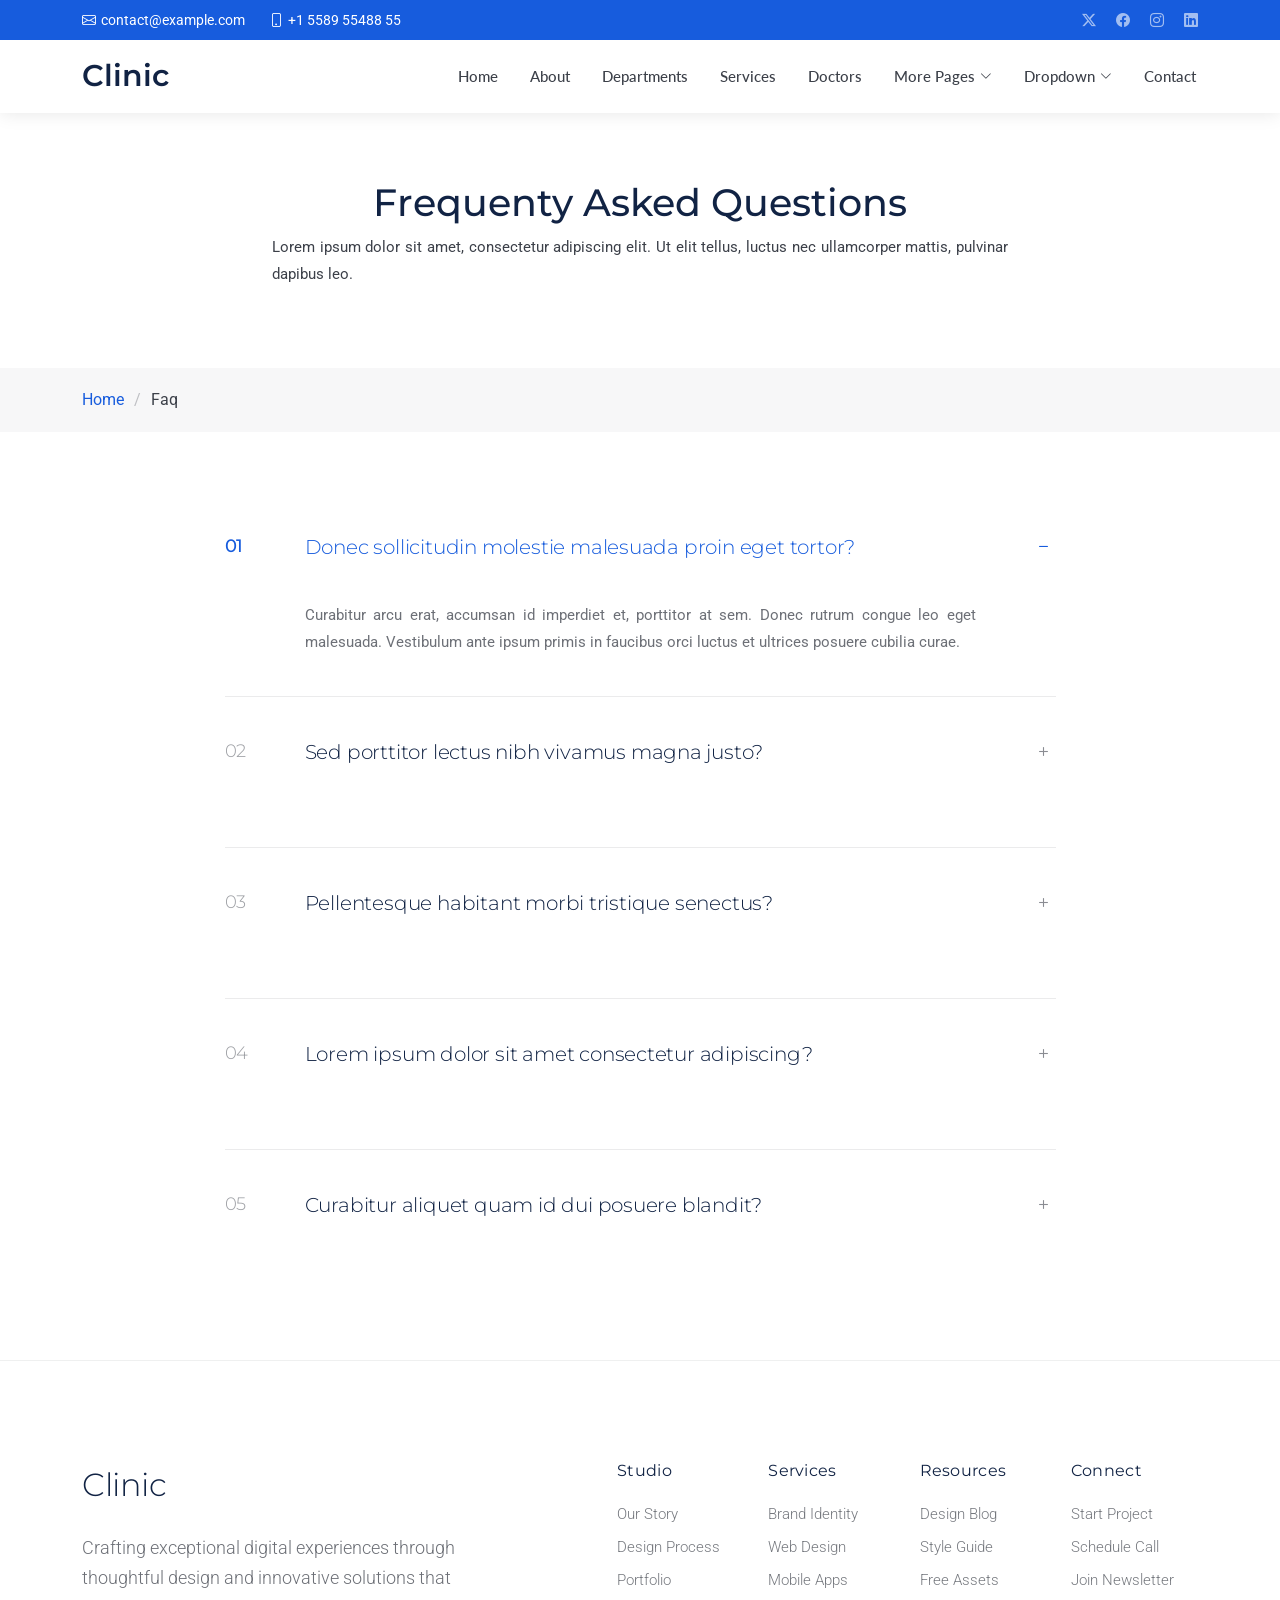
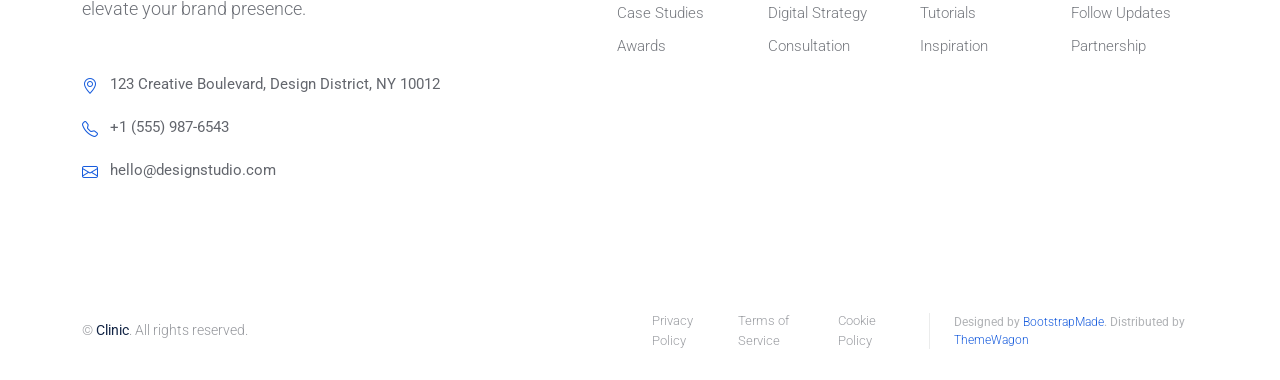
<file: faq.html>
<!DOCTYPE html>
<html lang="en">

<head>
  <meta charset="utf-8">
  <meta content="width=device-width, initial-scale=1.0" name="viewport">
  <title>Faq - Clinic Bootstrap Template</title>
  <meta name="description" content="">
  <meta name="keywords" content="">

  <!-- Favicons -->
  <link href="assets/img/favicon.png" rel="icon">
  <link href="assets/img/apple-touch-icon.png" rel="apple-touch-icon">

  <!-- Fonts -->
  <link href="https://fonts.googleapis.com" rel="preconnect">
  <link href="https://fonts.gstatic.com" rel="preconnect" crossorigin>
  <link
    href="https://fonts.googleapis.com/css2?family=Roboto:ital,wght@0,100;0,300;0,400;0,500;0,700;0,900;1,100;1,300;1,400;1,500;1,700;1,900&family=Montserrat:ital,wght@0,100;0,200;0,300;0,400;0,500;0,600;0,700;0,800;0,900;1,100;1,200;1,300;1,400;1,500;1,600;1,700;1,800;1,900&family=Lato:ital,wght@0,100;0,300;0,400;0,700;0,900;1,100;1,300;1,400;1,700;1,900&display=swap"
    rel="stylesheet">

  <!-- Vendor CSS Files -->
  <link href="assets/vendor/bootstrap/css/bootstrap.min.css" rel="stylesheet">
  <link href="assets/vendor/bootstrap-icons/bootstrap-icons.css" rel="stylesheet">
  <link href="assets/vendor/aos/aos.css" rel="stylesheet">
  <link href="assets/vendor/glightbox/css/glightbox.min.css" rel="stylesheet">
  <link href="assets/vendor/fontawesome-free/css/all.min.css" rel="stylesheet">
  <link href="assets/vendor/swiper/swiper-bundle.min.css" rel="stylesheet">

  <!-- Main CSS File -->
  <link href="assets/css/main.css" rel="stylesheet">

  <!-- =======================================================
  * Template Name: Clinic
  * Template URL: https://bootstrapmade.com/clinic-bootstrap-template/
  * Updated: Jul 23 2025 with Bootstrap v5.3.7
  * Author: BootstrapMade.com
  * License: https://bootstrapmade.com/license/
  ======================================================== -->
</head>

<body class="faq-page">

  <header id="header" class="header fixed-top">

    <div class="topbar d-flex align-items-center dark-background">
      <div class="container d-flex justify-content-center justify-content-md-between">
        <div class="contact-info d-flex align-items-center">
          <i class="bi bi-envelope d-flex align-items-center"><a
              href="mailto:contact@example.com">contact@example.com</a></i>
          <i class="bi bi-phone d-flex align-items-center ms-4"><span>+1 5589 55488 55</span></i>
        </div>
        <div class="social-links d-none d-md-flex align-items-center">
          <a href="#!" class="twitter"><i class="bi bi-twitter-x"></i></a>
          <a href="#!" class="facebook"><i class="bi bi-facebook"></i></a>
          <a href="#!" class="instagram"><i class="bi bi-instagram"></i></a>
          <a href="#!" class="linkedin"><i class="bi bi-linkedin"></i></a>
        </div>
      </div>
    </div><!-- End Top Bar -->

    <div class="branding d-flex align-items-cente">

      <div class="container position-relative d-flex align-items-center justify-content-between">
        <a href="index.html" class="logo d-flex align-items-center">
          <!-- Uncomment the line below if you also wish to use an image logo -->
          <!-- <img src="assets/img/logo.webp" alt=""> -->
          <h1 class="sitename">Clinic</h1>
        </a>

        <nav id="navmenu" class="navmenu">
          <ul>
            <li><a href="index.html">Home</a></li>
            <li><a href="about.html">About</a></li>
            <li><a href="departments.html">Departments</a></li>
            <li><a href="services.html">Services</a></li>
            <li><a href="doctors.html">Doctors</a></li>
            <li class="dropdown"><a href="#"><span>More Pages</span> <i
                  class="bi bi-chevron-down toggle-dropdown"></i></a>
              <ul>
                <li><a href="department-details.html">Department Details</a></li>
                <li><a href="service-details.html">Service Details</a></li>
                <li><a href="appointment.html">Appointment</a></li>
                <li><a href="testimonials.html">Testimonials</a></li>
                <li><a href="faq.html" class="active">Frequently Asked Questions</a></li>
                <li><a href="gallery.html">Gallery</a></li>
                <li><a href="terms.html">Terms</a></li>
                <li><a href="privacy.html">Privacy</a></li>
                <li><a href="404.html">404</a></li>
              </ul>
            </li>
            <li class="dropdown"><a href="#"><span>Dropdown</span> <i
                  class="bi bi-chevron-down toggle-dropdown"></i></a>
              <ul>
                <li><a href="#">Dropdown 1</a></li>
                <li class="dropdown"><a href="#"><span>Deep Dropdown</span> <i
                      class="bi bi-chevron-down toggle-dropdown"></i></a>
                  <ul>
                    <li><a href="#">Deep Dropdown 1</a></li>
                    <li><a href="#">Deep Dropdown 2</a></li>
                    <li><a href="#">Deep Dropdown 3</a></li>
                    <li><a href="#">Deep Dropdown 4</a></li>
                    <li><a href="#">Deep Dropdown 5</a></li>
                  </ul>
                </li>
                <li><a href="#">Dropdown 2</a></li>
                <li><a href="#">Dropdown 3</a></li>
                <li><a href="#">Dropdown 4</a></li>
              </ul>
            </li>
            <li><a href="contact.html">Contact</a></li>
          </ul>
          <i class="mobile-nav-toggle d-xl-none bi bi-list"></i>
        </nav>

      </div>

    </div>

  </header>

  <main class="main">

    <!-- Page Title -->
    <div class="page-title">
      <div class="heading">
        <div class="container">
          <div class="row d-flex justify-content-center text-center">
            <div class="col-lg-8">
              <h1 class="heading-title">Frequenty Asked Questions</h1>
              <p class="mb-0">Lorem ipsum dolor sit amet, consectetur adipiscing elit. Ut elit tellus, luctus nec
                ullamcorper mattis, pulvinar dapibus leo.</p>
            </div>
          </div>
        </div>
      </div>
      <nav class="breadcrumbs">
        <div class="container">
          <ol>
            <li><a href="index.html">Home</a></li>
            <li class="current">Faq</li>
          </ol>
        </div>
      </nav>
    </div><!-- End Page Title -->

    <!-- Faq Section -->
    <section id="faq" class="faq section">

      <div class="container" data-aos="fade-up" data-aos-delay="100">

        <div class="row justify-content-center">
          <div class="col-lg-9">

            <div class="faq-wrapper">

              <div class="faq-item faq-active" data-aos="fade-up" data-aos-delay="150">
                <div class="faq-header">
                  <span class="faq-number">01</span>
                  <h4>Donec sollicitudin molestie malesuada proin eget tortor?</h4>
                  <div class="faq-toggle">
                    <i class="bi bi-plus"></i>
                    <i class="bi bi-dash"></i>
                  </div>
                </div>
                <div class="faq-content">
                  <div class="content-inner">
                    <p>Curabitur arcu erat, accumsan id imperdiet et, porttitor at sem. Donec rutrum congue leo eget
                      malesuada. Vestibulum ante ipsum primis in faucibus orci luctus et ultrices posuere cubilia curae.
                    </p>
                  </div>
                </div>
              </div><!-- End FAQ Item -->

              <div class="faq-item" data-aos="fade-up" data-aos-delay="200">
                <div class="faq-header">
                  <span class="faq-number">02</span>
                  <h4>Sed porttitor lectus nibh vivamus magna justo?</h4>
                  <div class="faq-toggle">
                    <i class="bi bi-plus"></i>
                    <i class="bi bi-dash"></i>
                  </div>
                </div>
                <div class="faq-content">
                  <div class="content-inner">
                    <p>Nulla porttitor accumsan tincidunt. Mauris blandit aliquet elit, eget tincidunt nibh pulvinar a.
                      Cras ultricies ligula sed magna dictum porta. Vivamus suscipit tortor eget felis porttitor
                      volutpat.</p>
                  </div>
                </div>
              </div><!-- End FAQ Item -->

              <div class="faq-item" data-aos="fade-up" data-aos-delay="250">
                <div class="faq-header">
                  <span class="faq-number">03</span>
                  <h4>Pellentesque habitant morbi tristique senectus?</h4>
                  <div class="faq-toggle">
                    <i class="bi bi-plus"></i>
                    <i class="bi bi-dash"></i>
                  </div>
                </div>
                <div class="faq-content">
                  <div class="content-inner">
                    <p>Quisque velit nisi, pretium ut lacinia in, elementum id enim. Vestibulum ac diam sit amet quam
                      vehicula elementum sed sit amet dui. Donec sollicitudin molestie malesuada.</p>
                  </div>
                </div>
              </div><!-- End FAQ Item -->

              <div class="faq-item" data-aos="fade-up" data-aos-delay="300">
                <div class="faq-header">
                  <span class="faq-number">04</span>
                  <h4>Lorem ipsum dolor sit amet consectetur adipiscing?</h4>
                  <div class="faq-toggle">
                    <i class="bi bi-plus"></i>
                    <i class="bi bi-dash"></i>
                  </div>
                </div>
                <div class="faq-content">
                  <div class="content-inner">
                    <p>Sed ut perspiciatis unde omnis iste natus error sit voluptatem accusantium doloremque laudantium.
                      Totam rem aperiam, eaque ipsa quae ab illo inventore veritatis et quasi architecto.</p>
                  </div>
                </div>
              </div><!-- End FAQ Item -->

              <div class="faq-item" data-aos="fade-up" data-aos-delay="350">
                <div class="faq-header">
                  <span class="faq-number">05</span>
                  <h4>Curabitur aliquet quam id dui posuere blandit?</h4>
                  <div class="faq-toggle">
                    <i class="bi bi-plus"></i>
                    <i class="bi bi-dash"></i>
                  </div>
                </div>
                <div class="faq-content">
                  <div class="content-inner">
                    <p>At vero eos et accusamus et iusto odio dignissimos ducimus qui blanditiis praesentium voluptatum
                      deleniti atque corrupti quos dolores et quas molestias excepturi sint occaecati.</p>
                  </div>
                </div>
              </div><!-- End FAQ Item -->

            </div>

          </div>
        </div>

      </div>

    </section><!-- /Faq Section -->

  </main>

  <footer id="footer" class="footer-16 footer position-relative">

    <div class="container">

      <div class="footer-main" data-aos="fade-up" data-aos-delay="100">
        <div class="row align-items-start">

          <div class="col-lg-5">
            <div class="brand-section">
              <a href="index.html" class="logo d-flex align-items-center mb-4">
                <span class="sitename">Clinic</span>
              </a>
              <p class="brand-description">Crafting exceptional digital experiences through thoughtful design and
                innovative solutions that elevate your brand presence.</p>

              <div class="contact-info mt-5">
                <div class="contact-item">
                  <i class="bi bi-geo-alt"></i>
                  <span>123 Creative Boulevard, Design District, NY 10012</span>
                </div>
                <div class="contact-item">
                  <i class="bi bi-telephone"></i>
                  <span>+1 (555) 987-6543</span>
                </div>
                <div class="contact-item">
                  <i class="bi bi-envelope"></i>
                  <span>hello@designstudio.com</span>
                </div>
              </div>
            </div>
          </div>

          <div class="col-lg-7">
            <div class="footer-nav-wrapper">
              <div class="row">

                <div class="col-6 col-lg-3">
                  <div class="nav-column">
                    <h6>Studio</h6>
                    <nav class="footer-nav">
                      <a href="#!">Our Story</a>
                      <a href="#!">Design Process</a>
                      <a href="#!">Portfolio</a>
                      <a href="#!">Case Studies</a>
                      <a href="#!">Awards</a>
                    </nav>
                  </div>
                </div>

                <div class="col-6 col-lg-3">
                  <div class="nav-column">
                    <h6>Services</h6>
                    <nav class="footer-nav">
                      <a href="#!">Brand Identity</a>
                      <a href="#!">Web Design</a>
                      <a href="#!">Mobile Apps</a>
                      <a href="#!">Digital Strategy</a>
                      <a href="#!">Consultation</a>
                    </nav>
                  </div>
                </div>

                <div class="col-6 col-lg-3">
                  <div class="nav-column">
                    <h6>Resources</h6>
                    <nav class="footer-nav">
                      <a href="#!">Design Blog</a>
                      <a href="#!">Style Guide</a>
                      <a href="#!">Free Assets</a>
                      <a href="#!">Tutorials</a>
                      <a href="#!">Inspiration</a>
                    </nav>
                  </div>
                </div>

                <div class="col-6 col-lg-3">
                  <div class="nav-column">
                    <h6>Connect</h6>
                    <nav class="footer-nav">
                      <a href="#!">Start Project</a>
                      <a href="#!">Schedule Call</a>
                      <a href="#!">Join Newsletter</a>
                      <a href="#!">Follow Updates</a>
                      <a href="#!">Partnership</a>
                    </nav>
                  </div>
                </div>

              </div>
            </div>
          </div>

        </div>
      </div>

    </div>

    <div class="footer-bottom">
      <div class="container">
        <div class="bottom-content" data-aos="fade-up" data-aos-delay="300">
          <div class="row align-items-center">

            <div class="col-lg-6">
              <div class="copyright">
                <p>© <span class="sitename">Clinic</span>. All rights reserved.</p>
              </div>
            </div>

            <div class="col-lg-6">
              <div class="legal-links">
                <a href="#!">Privacy Policy</a>
                <a href="#!">Terms of Service</a>
                <a href="#!">Cookie Policy</a>
                <div class="credits">
                  <!-- All the links in the footer should remain intact. -->
                  <!-- You can delete the links only if you've purchased the pro version. -->
                  <!-- Licensing information: https://bootstrapmade.com/license/ -->
                  <!-- Purchase the pro version with working PHP/AJAX contact form: [buy-url] -->
                  Designed by <a href="https://bootstrapmade.com/">BootstrapMade</a>. Distributed by <a
                    href="https://themewagon.com" target="_blank">ThemeWagon</a>
                </div>
              </div>
            </div>

          </div>
        </div>
      </div>
    </div>

  </footer>

  <!-- Scroll Top -->
  <a href="#!" id="scroll-top" class="scroll-top d-flex align-items-center justify-content-center"><i
      class="bi bi-arrow-up-short"></i></a>

  <!-- Preloader -->
  <div id="preloader"></div>

  <!-- Vendor JS Files -->
  <script src="assets/vendor/bootstrap/js/bootstrap.bundle.min.js"></script>
  <script src="assets/vendor/php-email-form/validate.js"></script>
  <script src="assets/vendor/aos/aos.js"></script>
  <script src="assets/vendor/glightbox/js/glightbox.min.js"></script>
  <script src="assets/vendor/purecounter/purecounter_vanilla.js"></script>
  <script src="assets/vendor/swiper/swiper-bundle.min.js"></script>

  <!-- Main JS File -->
  <script src="assets/js/main.js"></script>

</body>

</html>
</file>
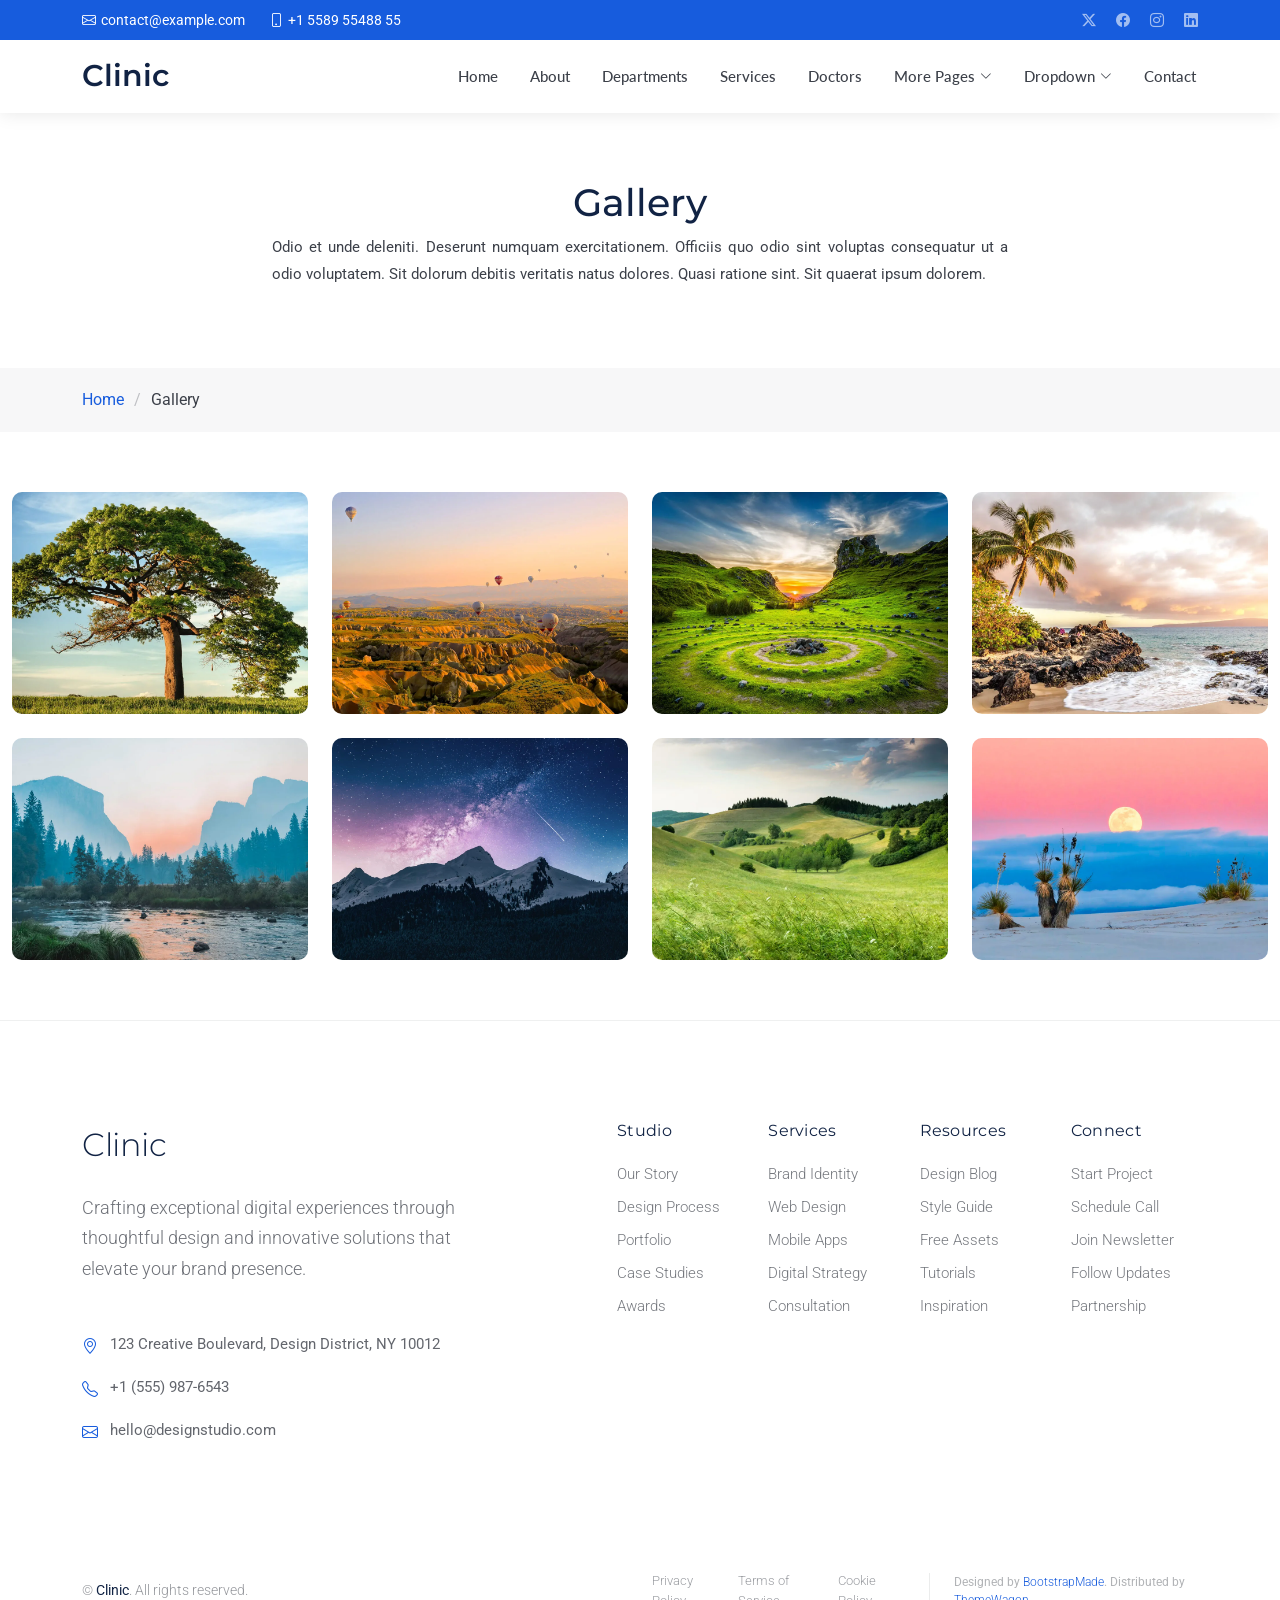
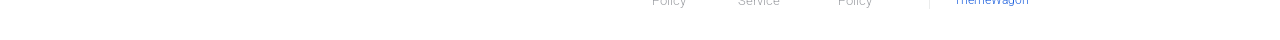
<file: gallery.html>
<!DOCTYPE html>
<html lang="en">

<head>
  <meta charset="utf-8">
  <meta content="width=device-width, initial-scale=1.0" name="viewport">
  <title>Gallery - Clinic Bootstrap Template</title>
  <meta name="description" content="">
  <meta name="keywords" content="">

  <!-- Favicons -->
  <link href="assets/img/favicon.png" rel="icon">
  <link href="assets/img/apple-touch-icon.png" rel="apple-touch-icon">

  <!-- Fonts -->
  <link href="https://fonts.googleapis.com" rel="preconnect">
  <link href="https://fonts.gstatic.com" rel="preconnect" crossorigin>
  <link
    href="https://fonts.googleapis.com/css2?family=Roboto:ital,wght@0,100;0,300;0,400;0,500;0,700;0,900;1,100;1,300;1,400;1,500;1,700;1,900&family=Montserrat:ital,wght@0,100;0,200;0,300;0,400;0,500;0,600;0,700;0,800;0,900;1,100;1,200;1,300;1,400;1,500;1,600;1,700;1,800;1,900&family=Lato:ital,wght@0,100;0,300;0,400;0,700;0,900;1,100;1,300;1,400;1,700;1,900&display=swap"
    rel="stylesheet">

  <!-- Vendor CSS Files -->
  <link href="assets/vendor/bootstrap/css/bootstrap.min.css" rel="stylesheet">
  <link href="assets/vendor/bootstrap-icons/bootstrap-icons.css" rel="stylesheet">
  <link href="assets/vendor/aos/aos.css" rel="stylesheet">
  <link href="assets/vendor/glightbox/css/glightbox.min.css" rel="stylesheet">
  <link href="assets/vendor/fontawesome-free/css/all.min.css" rel="stylesheet">
  <link href="assets/vendor/swiper/swiper-bundle.min.css" rel="stylesheet">

  <!-- Main CSS File -->
  <link href="assets/css/main.css" rel="stylesheet">

  <!-- =======================================================
  * Template Name: Clinic
  * Template URL: https://bootstrapmade.com/clinic-bootstrap-template/
  * Updated: Jul 23 2025 with Bootstrap v5.3.7
  * Author: BootstrapMade.com
  * License: https://bootstrapmade.com/license/
  ======================================================== -->
</head>

<body class="gallery-page">

  <header id="header" class="header fixed-top">

    <div class="topbar d-flex align-items-center dark-background">
      <div class="container d-flex justify-content-center justify-content-md-between">
        <div class="contact-info d-flex align-items-center">
          <i class="bi bi-envelope d-flex align-items-center"><a
              href="mailto:contact@example.com">contact@example.com</a></i>
          <i class="bi bi-phone d-flex align-items-center ms-4"><span>+1 5589 55488 55</span></i>
        </div>
        <div class="social-links d-none d-md-flex align-items-center">
          <a href="#!" class="twitter"><i class="bi bi-twitter-x"></i></a>
          <a href="#!" class="facebook"><i class="bi bi-facebook"></i></a>
          <a href="#!" class="instagram"><i class="bi bi-instagram"></i></a>
          <a href="#!" class="linkedin"><i class="bi bi-linkedin"></i></a>
        </div>
      </div>
    </div><!-- End Top Bar -->

    <div class="branding d-flex align-items-cente">

      <div class="container position-relative d-flex align-items-center justify-content-between">
        <a href="index.html" class="logo d-flex align-items-center">
          <!-- Uncomment the line below if you also wish to use an image logo -->
          <!-- <img src="assets/img/logo.webp" alt=""> -->
          <h1 class="sitename">Clinic</h1>
        </a>

        <nav id="navmenu" class="navmenu">
          <ul>
            <li><a href="index.html">Home</a></li>
            <li><a href="about.html">About</a></li>
            <li><a href="departments.html">Departments</a></li>
            <li><a href="services.html">Services</a></li>
            <li><a href="doctors.html">Doctors</a></li>
            <li class="dropdown"><a href="#"><span>More Pages</span> <i
                  class="bi bi-chevron-down toggle-dropdown"></i></a>
              <ul>
                <li><a href="department-details.html">Department Details</a></li>
                <li><a href="service-details.html">Service Details</a></li>
                <li><a href="appointment.html">Appointment</a></li>
                <li><a href="testimonials.html">Testimonials</a></li>
                <li><a href="faq.html">Frequently Asked Questions</a></li>
                <li><a href="gallery.html" class="active">Gallery</a></li>
                <li><a href="terms.html">Terms</a></li>
                <li><a href="privacy.html">Privacy</a></li>
                <li><a href="404.html">404</a></li>
              </ul>
            </li>
            <li class="dropdown"><a href="#"><span>Dropdown</span> <i
                  class="bi bi-chevron-down toggle-dropdown"></i></a>
              <ul>
                <li><a href="#">Dropdown 1</a></li>
                <li class="dropdown"><a href="#"><span>Deep Dropdown</span> <i
                      class="bi bi-chevron-down toggle-dropdown"></i></a>
                  <ul>
                    <li><a href="#">Deep Dropdown 1</a></li>
                    <li><a href="#">Deep Dropdown 2</a></li>
                    <li><a href="#">Deep Dropdown 3</a></li>
                    <li><a href="#">Deep Dropdown 4</a></li>
                    <li><a href="#">Deep Dropdown 5</a></li>
                  </ul>
                </li>
                <li><a href="#">Dropdown 2</a></li>
                <li><a href="#">Dropdown 3</a></li>
                <li><a href="#">Dropdown 4</a></li>
              </ul>
            </li>
            <li><a href="contact.html">Contact</a></li>
          </ul>
          <i class="mobile-nav-toggle d-xl-none bi bi-list"></i>
        </nav>

      </div>

    </div>

  </header>

  <main class="main">

    <!-- Page Title -->
    <div class="page-title">
      <div class="heading">
        <div class="container">
          <div class="row d-flex justify-content-center text-center">
            <div class="col-lg-8">
              <h1 class="heading-title">Gallery</h1>
              <p class="mb-0">
                Odio et unde deleniti. Deserunt numquam exercitationem. Officiis quo
                odio sint voluptas consequatur ut a odio voluptatem. Sit dolorum
                debitis veritatis natus dolores. Quasi ratione sint. Sit quaerat
                ipsum dolorem.
              </p>
            </div>
          </div>
        </div>
      </div>
      <nav class="breadcrumbs">
        <div class="container">
          <ol>
            <li><a href="index.html">Home</a></li>
            <li class="current">Gallery</li>
          </ol>
        </div>
      </nav>
    </div><!-- End Page Title -->

    <!-- Gallery Section -->
    <section id="gallery" class="gallery section">

      <div class="container-fluid" data-aos="fade-up" data-aos-delay="100">

        <div class="row gy-4 justify-content-center">

          <div class="col-xl-3 col-lg-4 col-md-6">
            <div class="gallery-item h-100">
              <img src="assets/img/gallery/gallery-1.webp" class="img-fluid" alt="">
              <div class="gallery-links d-flex align-items-center justify-content-center">
                <a href="assets/img/gallery/gallery-1.webp" title="Gallery 1" class="glightbox preview-link"><i
                    class="bi bi-arrows-angle-expand"></i></a>
                <a href="gallery-single.html" class="details-link"><i class="bi bi-link-45deg"></i></a>
              </div>
            </div>
          </div><!-- End Gallery Item -->

          <div class="col-xl-3 col-lg-4 col-md-6">
            <div class="gallery-item h-100">
              <img src="assets/img/gallery/gallery-2.webp" class="img-fluid" alt="">
              <div class="gallery-links d-flex align-items-center justify-content-center">
                <a href="assets/img/gallery/gallery-2.webp" title="Gallery 2" class="glightbox preview-link"><i
                    class="bi bi-arrows-angle-expand"></i></a>
                <a href="gallery-single.html" class="details-link"><i class="bi bi-link-45deg"></i></a>
              </div>
            </div>
          </div><!-- End Gallery Item -->

          <div class="col-xl-3 col-lg-4 col-md-6">
            <div class="gallery-item h-100">
              <img src="assets/img/gallery/gallery-3.webp" class="img-fluid" alt="">
              <div class="gallery-links d-flex align-items-center justify-content-center">
                <a href="assets/img/gallery/gallery-3.webp" title="Gallery 3" class="glightbox preview-link"><i
                    class="bi bi-arrows-angle-expand"></i></a>
                <a href="gallery-single.html" class="details-link"><i class="bi bi-link-45deg"></i></a>
              </div>
            </div>
          </div><!-- End Gallery Item -->

          <div class="col-xl-3 col-lg-4 col-md-6">
            <div class="gallery-item h-100">
              <img src="assets/img/gallery/gallery-4.webp" class="img-fluid" alt="">
              <div class="gallery-links d-flex align-items-center justify-content-center">
                <a href="assets/img/gallery/gallery-4.webp" title="Gallery 4" class="glightbox preview-link"><i
                    class="bi bi-arrows-angle-expand"></i></a>
                <a href="gallery-single.html" class="details-link"><i class="bi bi-link-45deg"></i></a>
              </div>
            </div>
          </div><!-- End Gallery Item -->

          <div class="col-xl-3 col-lg-4 col-md-6">
            <div class="gallery-item h-100">
              <img src="assets/img/gallery/gallery-5.webp" class="img-fluid" alt="">
              <div class="gallery-links d-flex align-items-center justify-content-center">
                <a href="assets/img/gallery/gallery-5.webp" title="Gallery 5" class="glightbox preview-link"><i
                    class="bi bi-arrows-angle-expand"></i></a>
                <a href="gallery-single.html" class="details-link"><i class="bi bi-link-45deg"></i></a>
              </div>
            </div>
          </div><!-- End Gallery Item -->

          <div class="col-xl-3 col-lg-4 col-md-6">
            <div class="gallery-item h-100">
              <img src="assets/img/gallery/gallery-6.webp" class="img-fluid" alt="">
              <div class="gallery-links d-flex align-items-center justify-content-center">
                <a href="assets/img/gallery/gallery-6.webp" title="Gallery 6" class="glightbox preview-link"><i
                    class="bi bi-arrows-angle-expand"></i></a>
                <a href="gallery-single.html" class="details-link"><i class="bi bi-link-45deg"></i></a>
              </div>
            </div>
          </div><!-- End Gallery Item -->

          <div class="col-xl-3 col-lg-4 col-md-6">
            <div class="gallery-item h-100">
              <img src="assets/img/gallery/gallery-7.webp" class="img-fluid" alt="">
              <div class="gallery-links d-flex align-items-center justify-content-center">
                <a href="assets/img/gallery/gallery-7.webp" title="Gallery 7" class="glightbox preview-link"><i
                    class="bi bi-arrows-angle-expand"></i></a>
                <a href="gallery-single.html" class="details-link"><i class="bi bi-link-45deg"></i></a>
              </div>
            </div>
          </div><!-- End Gallery Item -->

          <div class="col-xl-3 col-lg-4 col-md-6">
            <div class="gallery-item h-100">
              <img src="assets/img/gallery/gallery-8.webp" class="img-fluid" alt="">
              <div class="gallery-links d-flex align-items-center justify-content-center">
                <a href="assets/img/gallery/gallery-8.webp" title="Gallery 8" class="glightbox preview-link"><i
                    class="bi bi-arrows-angle-expand"></i></a>
                <a href="gallery-single.html" class="details-link"><i class="bi bi-link-45deg"></i></a>
              </div>
            </div>
          </div><!-- End Gallery Item -->

        </div>

      </div>

    </section><!-- /Gallery Section -->

  </main>

  <footer id="footer" class="footer-16 footer position-relative">

    <div class="container">

      <div class="footer-main" data-aos="fade-up" data-aos-delay="100">
        <div class="row align-items-start">

          <div class="col-lg-5">
            <div class="brand-section">
              <a href="index.html" class="logo d-flex align-items-center mb-4">
                <span class="sitename">Clinic</span>
              </a>
              <p class="brand-description">Crafting exceptional digital experiences through thoughtful design and
                innovative solutions that elevate your brand presence.</p>

              <div class="contact-info mt-5">
                <div class="contact-item">
                  <i class="bi bi-geo-alt"></i>
                  <span>123 Creative Boulevard, Design District, NY 10012</span>
                </div>
                <div class="contact-item">
                  <i class="bi bi-telephone"></i>
                  <span>+1 (555) 987-6543</span>
                </div>
                <div class="contact-item">
                  <i class="bi bi-envelope"></i>
                  <span>hello@designstudio.com</span>
                </div>
              </div>
            </div>
          </div>

          <div class="col-lg-7">
            <div class="footer-nav-wrapper">
              <div class="row">

                <div class="col-6 col-lg-3">
                  <div class="nav-column">
                    <h6>Studio</h6>
                    <nav class="footer-nav">
                      <a href="#!">Our Story</a>
                      <a href="#!">Design Process</a>
                      <a href="#!">Portfolio</a>
                      <a href="#!">Case Studies</a>
                      <a href="#!">Awards</a>
                    </nav>
                  </div>
                </div>

                <div class="col-6 col-lg-3">
                  <div class="nav-column">
                    <h6>Services</h6>
                    <nav class="footer-nav">
                      <a href="#!">Brand Identity</a>
                      <a href="#!">Web Design</a>
                      <a href="#!">Mobile Apps</a>
                      <a href="#!">Digital Strategy</a>
                      <a href="#!">Consultation</a>
                    </nav>
                  </div>
                </div>

                <div class="col-6 col-lg-3">
                  <div class="nav-column">
                    <h6>Resources</h6>
                    <nav class="footer-nav">
                      <a href="#!">Design Blog</a>
                      <a href="#!">Style Guide</a>
                      <a href="#!">Free Assets</a>
                      <a href="#!">Tutorials</a>
                      <a href="#!">Inspiration</a>
                    </nav>
                  </div>
                </div>

                <div class="col-6 col-lg-3">
                  <div class="nav-column">
                    <h6>Connect</h6>
                    <nav class="footer-nav">
                      <a href="#!">Start Project</a>
                      <a href="#!">Schedule Call</a>
                      <a href="#!">Join Newsletter</a>
                      <a href="#!">Follow Updates</a>
                      <a href="#!">Partnership</a>
                    </nav>
                  </div>
                </div>

              </div>
            </div>
          </div>

        </div>
      </div>

    </div>

    <div class="footer-bottom">
      <div class="container">
        <div class="bottom-content" data-aos="fade-up" data-aos-delay="300">
          <div class="row align-items-center">

            <div class="col-lg-6">
              <div class="copyright">
                <p>© <span class="sitename">Clinic</span>. All rights reserved.</p>
              </div>
            </div>

            <div class="col-lg-6">
              <div class="legal-links">
                <a href="#!">Privacy Policy</a>
                <a href="#!">Terms of Service</a>
                <a href="#!">Cookie Policy</a>
                <div class="credits">
                  <!-- All the links in the footer should remain intact. -->
                  <!-- You can delete the links only if you've purchased the pro version. -->
                  <!-- Licensing information: https://bootstrapmade.com/license/ -->
                  <!-- Purchase the pro version with working PHP/AJAX contact form: [buy-url] -->
                  Designed by <a href="https://bootstrapmade.com/">BootstrapMade</a>. Distributed by <a
                    href="https://themewagon.com" target="_blank">ThemeWagon</a>
                </div>
              </div>
            </div>

          </div>
        </div>
      </div>
    </div>

  </footer>

  <!-- Scroll Top -->
  <a href="#!" id="scroll-top" class="scroll-top d-flex align-items-center justify-content-center"><i
      class="bi bi-arrow-up-short"></i></a>

  <!-- Preloader -->
  <div id="preloader"></div>

  <!-- Vendor JS Files -->
  <script src="assets/vendor/bootstrap/js/bootstrap.bundle.min.js"></script>
  <script src="assets/vendor/php-email-form/validate.js"></script>
  <script src="assets/vendor/aos/aos.js"></script>
  <script src="assets/vendor/glightbox/js/glightbox.min.js"></script>
  <script src="assets/vendor/purecounter/purecounter_vanilla.js"></script>
  <script src="assets/vendor/swiper/swiper-bundle.min.js"></script>

  <!-- Main JS File -->
  <script src="assets/js/main.js"></script>

</body>

</html>
</file>
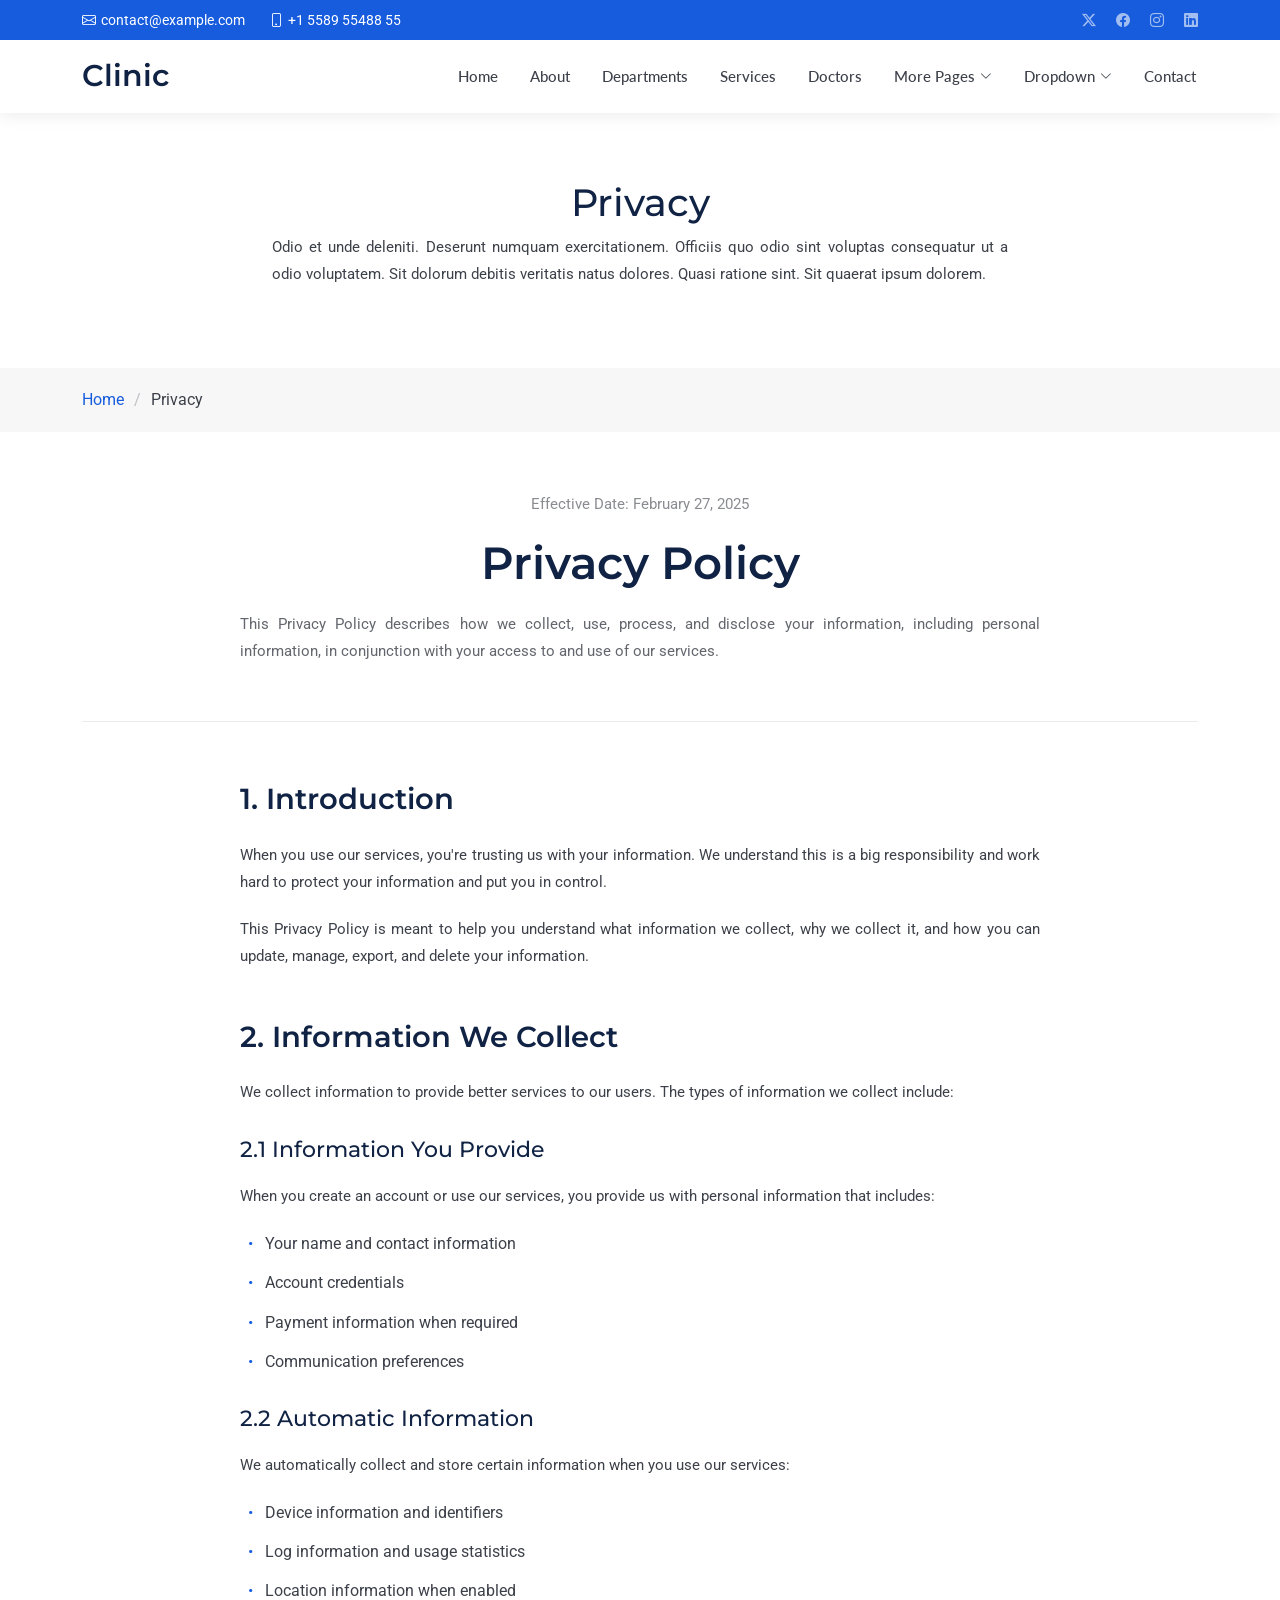
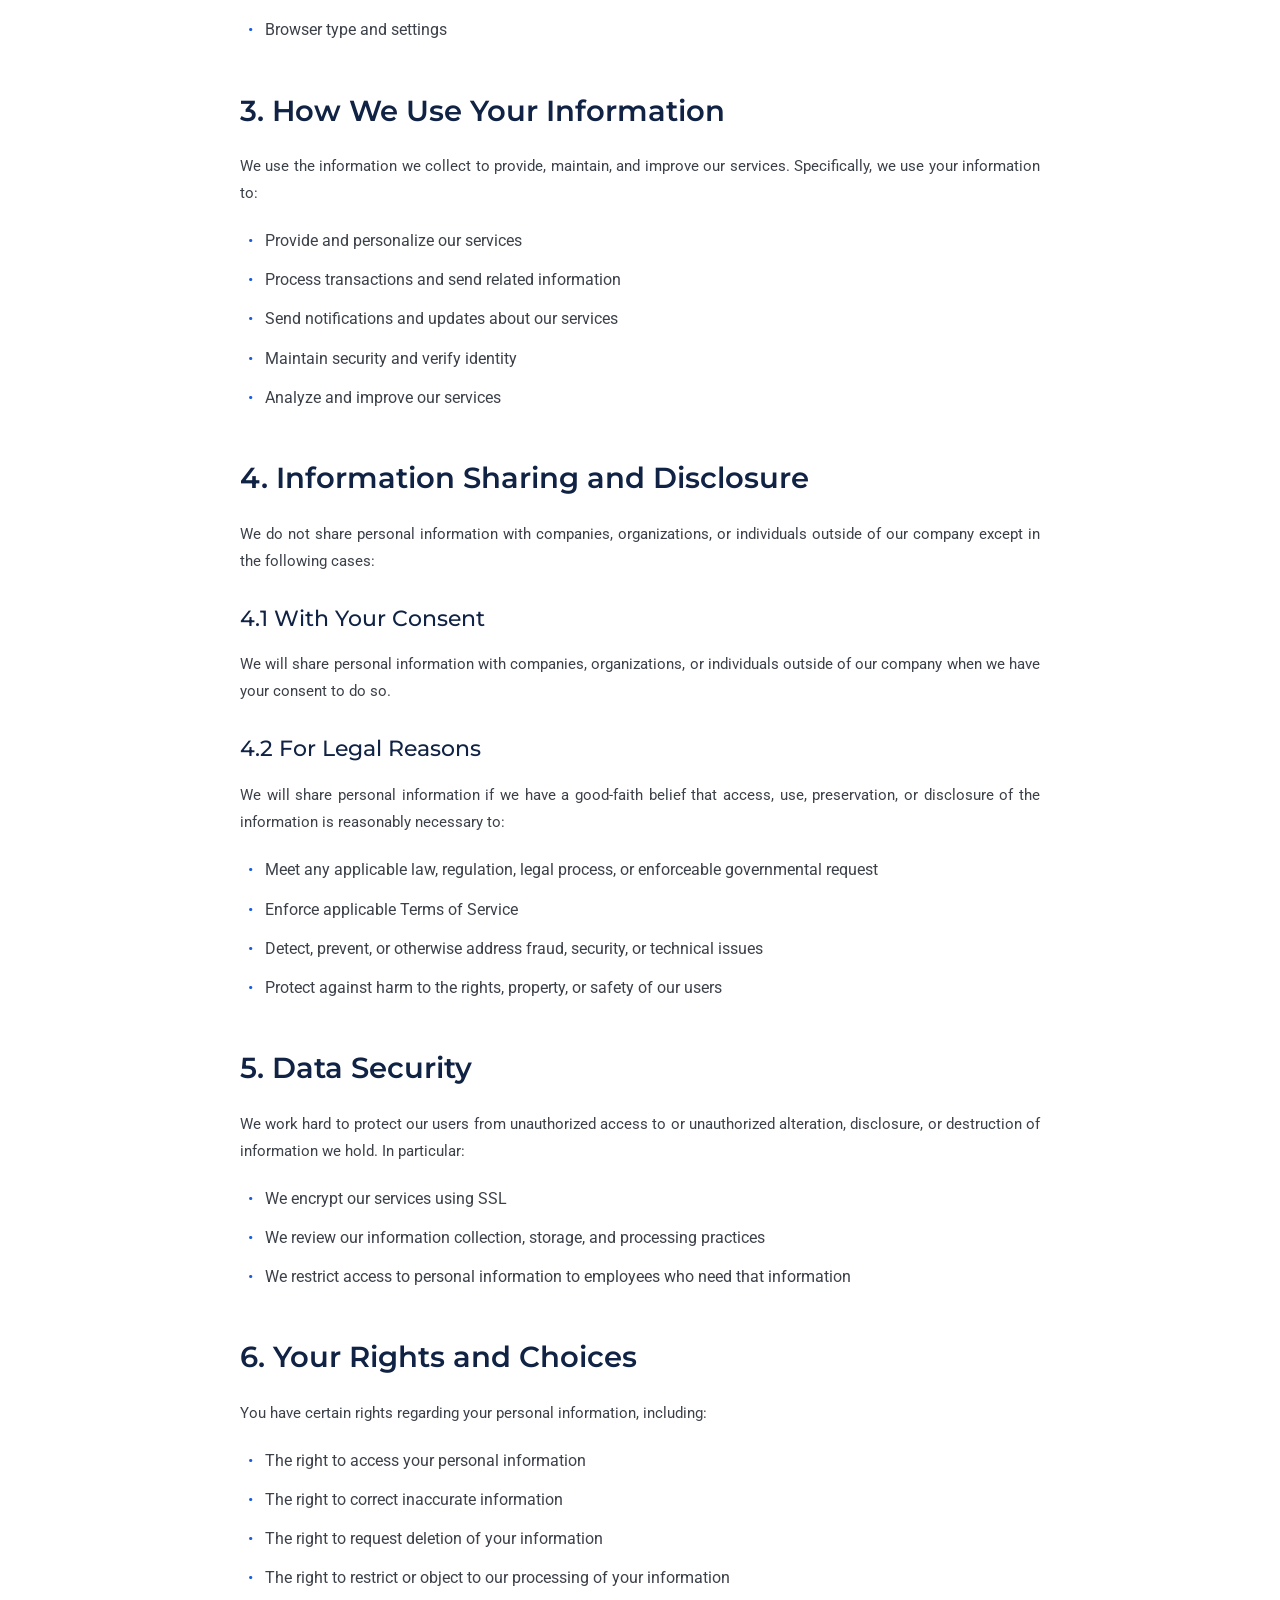
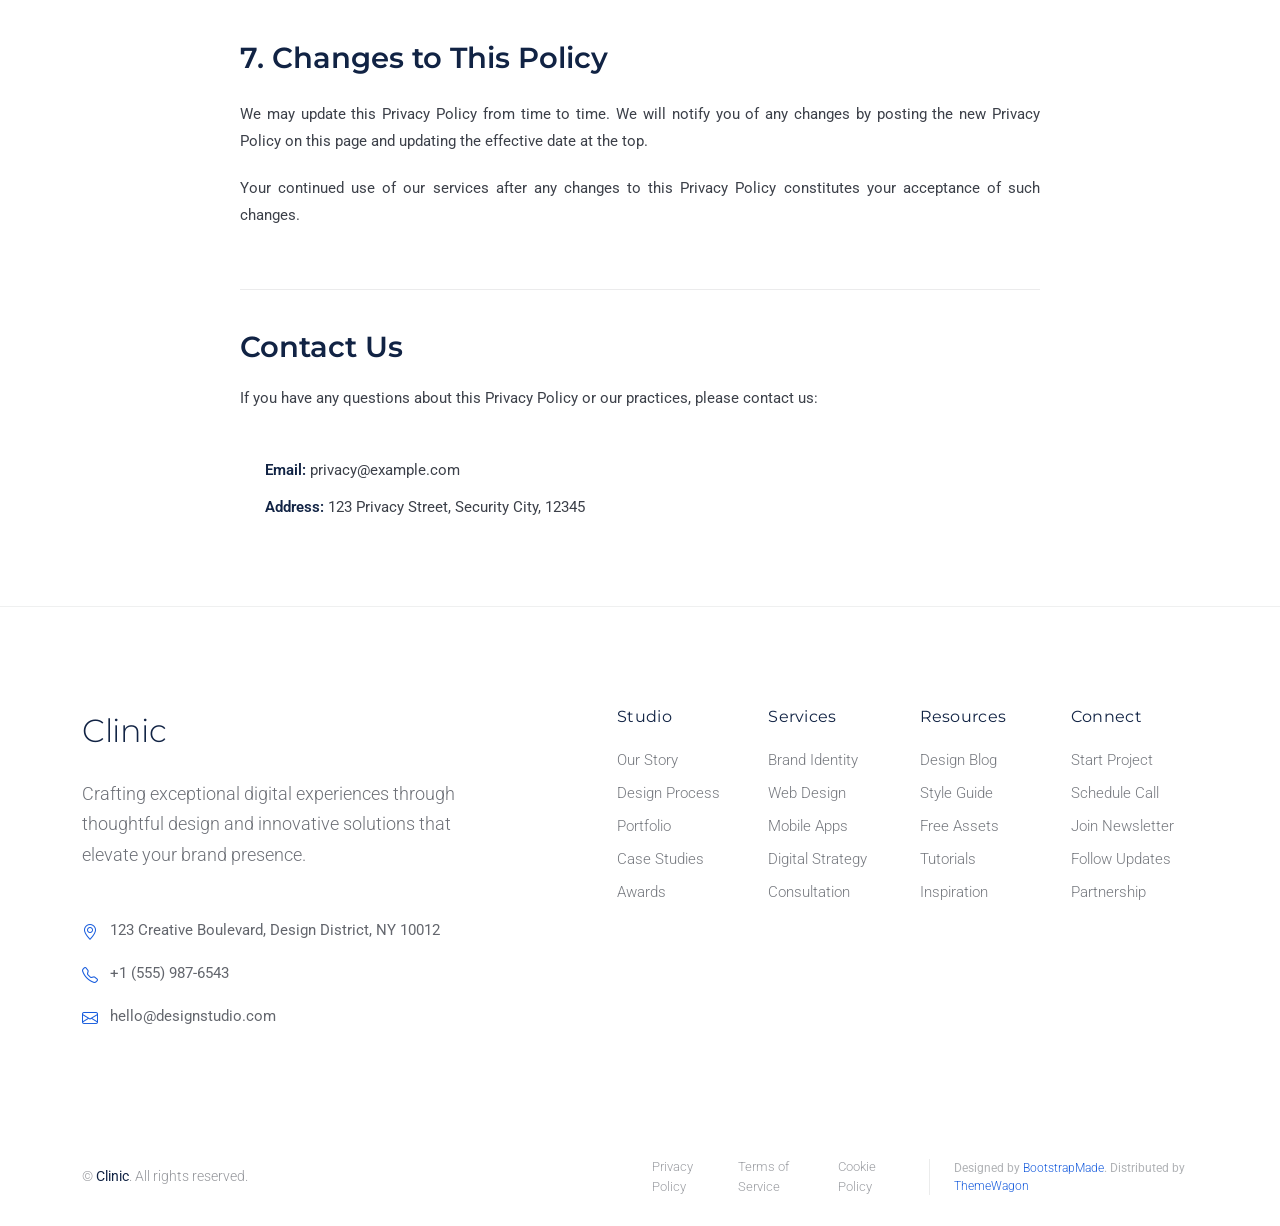
<file: privacy.html>
<!DOCTYPE html>
<html lang="en">

<head>
  <meta charset="utf-8">
  <meta content="width=device-width, initial-scale=1.0" name="viewport">
  <title>Privacy - Clinic Bootstrap Template</title>
  <meta name="description" content="">
  <meta name="keywords" content="">

  <!-- Favicons -->
  <link href="assets/img/favicon.png" rel="icon">
  <link href="assets/img/apple-touch-icon.png" rel="apple-touch-icon">

  <!-- Fonts -->
  <link href="https://fonts.googleapis.com" rel="preconnect">
  <link href="https://fonts.gstatic.com" rel="preconnect" crossorigin>
  <link
    href="https://fonts.googleapis.com/css2?family=Roboto:ital,wght@0,100;0,300;0,400;0,500;0,700;0,900;1,100;1,300;1,400;1,500;1,700;1,900&family=Montserrat:ital,wght@0,100;0,200;0,300;0,400;0,500;0,600;0,700;0,800;0,900;1,100;1,200;1,300;1,400;1,500;1,600;1,700;1,800;1,900&family=Lato:ital,wght@0,100;0,300;0,400;0,700;0,900;1,100;1,300;1,400;1,700;1,900&display=swap"
    rel="stylesheet">

  <!-- Vendor CSS Files -->
  <link href="assets/vendor/bootstrap/css/bootstrap.min.css" rel="stylesheet">
  <link href="assets/vendor/bootstrap-icons/bootstrap-icons.css" rel="stylesheet">
  <link href="assets/vendor/aos/aos.css" rel="stylesheet">
  <link href="assets/vendor/glightbox/css/glightbox.min.css" rel="stylesheet">
  <link href="assets/vendor/fontawesome-free/css/all.min.css" rel="stylesheet">
  <link href="assets/vendor/swiper/swiper-bundle.min.css" rel="stylesheet">

  <!-- Main CSS File -->
  <link href="assets/css/main.css" rel="stylesheet">

  <!-- =======================================================
  * Template Name: Clinic
  * Template URL: https://bootstrapmade.com/clinic-bootstrap-template/
  * Updated: Jul 23 2025 with Bootstrap v5.3.7
  * Author: BootstrapMade.com
  * License: https://bootstrapmade.com/license/
  ======================================================== -->
</head>

<body class="privacy-page">

  <header id="header" class="header fixed-top">

    <div class="topbar d-flex align-items-center dark-background">
      <div class="container d-flex justify-content-center justify-content-md-between">
        <div class="contact-info d-flex align-items-center">
          <i class="bi bi-envelope d-flex align-items-center"><a
              href="mailto:contact@example.com">contact@example.com</a></i>
          <i class="bi bi-phone d-flex align-items-center ms-4"><span>+1 5589 55488 55</span></i>
        </div>
        <div class="social-links d-none d-md-flex align-items-center">
          <a href="#!" class="twitter"><i class="bi bi-twitter-x"></i></a>
          <a href="#!" class="facebook"><i class="bi bi-facebook"></i></a>
          <a href="#!" class="instagram"><i class="bi bi-instagram"></i></a>
          <a href="#!" class="linkedin"><i class="bi bi-linkedin"></i></a>
        </div>
      </div>
    </div><!-- End Top Bar -->

    <div class="branding d-flex align-items-cente">

      <div class="container position-relative d-flex align-items-center justify-content-between">
        <a href="index.html" class="logo d-flex align-items-center">
          <!-- Uncomment the line below if you also wish to use an image logo -->
          <!-- <img src="assets/img/logo.webp" alt=""> -->
          <h1 class="sitename">Clinic</h1>
        </a>

        <nav id="navmenu" class="navmenu">
          <ul>
            <li><a href="index.html">Home</a></li>
            <li><a href="about.html">About</a></li>
            <li><a href="departments.html">Departments</a></li>
            <li><a href="services.html">Services</a></li>
            <li><a href="doctors.html">Doctors</a></li>
            <li class="dropdown"><a href="#"><span>More Pages</span> <i
                  class="bi bi-chevron-down toggle-dropdown"></i></a>
              <ul>
                <li><a href="department-details.html">Department Details</a></li>
                <li><a href="service-details.html">Service Details</a></li>
                <li><a href="appointment.html">Appointment</a></li>
                <li><a href="testimonials.html">Testimonials</a></li>
                <li><a href="faq.html">Frequently Asked Questions</a></li>
                <li><a href="gallery.html">Gallery</a></li>
                <li><a href="terms.html">Terms</a></li>
                <li><a href="privacy.html" class="active">Privacy</a></li>
                <li><a href="404.html">404</a></li>
              </ul>
            </li>
            <li class="dropdown"><a href="#"><span>Dropdown</span> <i
                  class="bi bi-chevron-down toggle-dropdown"></i></a>
              <ul>
                <li><a href="#">Dropdown 1</a></li>
                <li class="dropdown"><a href="#"><span>Deep Dropdown</span> <i
                      class="bi bi-chevron-down toggle-dropdown"></i></a>
                  <ul>
                    <li><a href="#">Deep Dropdown 1</a></li>
                    <li><a href="#">Deep Dropdown 2</a></li>
                    <li><a href="#">Deep Dropdown 3</a></li>
                    <li><a href="#">Deep Dropdown 4</a></li>
                    <li><a href="#">Deep Dropdown 5</a></li>
                  </ul>
                </li>
                <li><a href="#">Dropdown 2</a></li>
                <li><a href="#">Dropdown 3</a></li>
                <li><a href="#">Dropdown 4</a></li>
              </ul>
            </li>
            <li><a href="contact.html">Contact</a></li>
          </ul>
          <i class="mobile-nav-toggle d-xl-none bi bi-list"></i>
        </nav>

      </div>

    </div>

  </header>

  <main class="main">

    <!-- Page Title -->
    <div class="page-title">
      <div class="heading">
        <div class="container">
          <div class="row d-flex justify-content-center text-center">
            <div class="col-lg-8">
              <h1 class="heading-title">Privacy</h1>
              <p class="mb-0">
                Odio et unde deleniti. Deserunt numquam exercitationem. Officiis quo
                odio sint voluptas consequatur ut a odio voluptatem. Sit dolorum
                debitis veritatis natus dolores. Quasi ratione sint. Sit quaerat
                ipsum dolorem.
              </p>
            </div>
          </div>
        </div>
      </div>
      <nav class="breadcrumbs">
        <div class="container">
          <ol>
            <li><a href="index.html">Home</a></li>
            <li class="current">Privacy</li>
          </ol>
        </div>
      </nav>
    </div><!-- End Page Title -->

    <!-- Privacy Section -->
    <section id="privacy" class="privacy section">

      <div class="container" data-aos="fade-up">
        <!-- Header -->
        <div class="privacy-header" data-aos="fade-up">
          <div class="header-content">
            <div class="last-updated">Effective Date: February 27, 2025</div>
            <h1>Privacy Policy</h1>
            <p class="intro-text">This Privacy Policy describes how we collect, use, process, and disclose your
              information, including personal information, in conjunction with your access to and use of our services.
            </p>
          </div>
        </div>

        <!-- Main Content -->
        <div class="privacy-content" data-aos="fade-up">
          <!-- Introduction -->
          <div class="content-section">
            <h2>1. Introduction</h2>
            <p>When you use our services, you're trusting us with your information. We understand this is a big
              responsibility and work hard to protect your information and put you in control.</p>
            <p>This Privacy Policy is meant to help you understand what information we collect, why we collect it, and
              how you can update, manage, export, and delete your information.</p>
          </div>

          <!-- Information Collection -->
          <div class="content-section">
            <h2>2. Information We Collect</h2>
            <p>We collect information to provide better services to our users. The types of information we collect
              include:</p>

            <h3>2.1 Information You Provide</h3>
            <p>When you create an account or use our services, you provide us with personal information that includes:
            </p>
            <ul>
              <li>Your name and contact information</li>
              <li>Account credentials</li>
              <li>Payment information when required</li>
              <li>Communication preferences</li>
            </ul>

            <h3>2.2 Automatic Information</h3>
            <p>We automatically collect and store certain information when you use our services:</p>
            <ul>
              <li>Device information and identifiers</li>
              <li>Log information and usage statistics</li>
              <li>Location information when enabled</li>
              <li>Browser type and settings</li>
            </ul>
          </div>

          <!-- Use of Information -->
          <div class="content-section">
            <h2>3. How We Use Your Information</h2>
            <p>We use the information we collect to provide, maintain, and improve our services. Specifically, we use
              your information to:</p>
            <ul>
              <li>Provide and personalize our services</li>
              <li>Process transactions and send related information</li>
              <li>Send notifications and updates about our services</li>
              <li>Maintain security and verify identity</li>
              <li>Analyze and improve our services</li>
            </ul>
          </div>

          <!-- Information Sharing -->
          <div class="content-section">
            <h2>4. Information Sharing and Disclosure</h2>
            <p>We do not share personal information with companies, organizations, or individuals outside of our company
              except in the following cases:</p>

            <h3>4.1 With Your Consent</h3>
            <p>We will share personal information with companies, organizations, or individuals outside of our company
              when we have your consent to do so.</p>

            <h3>4.2 For Legal Reasons</h3>
            <p>We will share personal information if we have a good-faith belief that access, use, preservation, or
              disclosure of the information is reasonably necessary to:</p>
            <ul>
              <li>Meet any applicable law, regulation, legal process, or enforceable governmental request</li>
              <li>Enforce applicable Terms of Service</li>
              <li>Detect, prevent, or otherwise address fraud, security, or technical issues</li>
              <li>Protect against harm to the rights, property, or safety of our users</li>
            </ul>
          </div>

          <!-- Data Security -->
          <div class="content-section">
            <h2>5. Data Security</h2>
            <p>We work hard to protect our users from unauthorized access to or unauthorized alteration, disclosure, or
              destruction of information we hold. In particular:</p>
            <ul>
              <li>We encrypt our services using SSL</li>
              <li>We review our information collection, storage, and processing practices</li>
              <li>We restrict access to personal information to employees who need that information</li>
            </ul>
          </div>

          <!-- Your Rights -->
          <div class="content-section">
            <h2>6. Your Rights and Choices</h2>
            <p>You have certain rights regarding your personal information, including:</p>
            <ul>
              <li>The right to access your personal information</li>
              <li>The right to correct inaccurate information</li>
              <li>The right to request deletion of your information</li>
              <li>The right to restrict or object to our processing of your information</li>
            </ul>
          </div>

          <!-- Policy Updates -->
          <div class="content-section">
            <h2>7. Changes to This Policy</h2>
            <p>We may update this Privacy Policy from time to time. We will notify you of any changes by posting the new
              Privacy Policy on this page and updating the effective date at the top.</p>
            <p>Your continued use of our services after any changes to this Privacy Policy constitutes your acceptance
              of such changes.</p>
          </div>
        </div>

        <!-- Contact Section -->
        <div class="privacy-contact" data-aos="fade-up">
          <h2>Contact Us</h2>
          <p>If you have any questions about this Privacy Policy or our practices, please contact us:</p>
          <div class="contact-details">
            <p><strong>Email:</strong> privacy@example.com</p>
            <p><strong>Address:</strong> 123 Privacy Street, Security City, 12345</p>
          </div>
        </div>

      </div>

    </section><!-- /Privacy Section -->

  </main>

  <footer id="footer" class="footer-16 footer position-relative">

    <div class="container">

      <div class="footer-main" data-aos="fade-up" data-aos-delay="100">
        <div class="row align-items-start">

          <div class="col-lg-5">
            <div class="brand-section">
              <a href="index.html" class="logo d-flex align-items-center mb-4">
                <span class="sitename">Clinic</span>
              </a>
              <p class="brand-description">Crafting exceptional digital experiences through thoughtful design and
                innovative solutions that elevate your brand presence.</p>

              <div class="contact-info mt-5">
                <div class="contact-item">
                  <i class="bi bi-geo-alt"></i>
                  <span>123 Creative Boulevard, Design District, NY 10012</span>
                </div>
                <div class="contact-item">
                  <i class="bi bi-telephone"></i>
                  <span>+1 (555) 987-6543</span>
                </div>
                <div class="contact-item">
                  <i class="bi bi-envelope"></i>
                  <span>hello@designstudio.com</span>
                </div>
              </div>
            </div>
          </div>

          <div class="col-lg-7">
            <div class="footer-nav-wrapper">
              <div class="row">

                <div class="col-6 col-lg-3">
                  <div class="nav-column">
                    <h6>Studio</h6>
                    <nav class="footer-nav">
                      <a href="#!">Our Story</a>
                      <a href="#!">Design Process</a>
                      <a href="#!">Portfolio</a>
                      <a href="#!">Case Studies</a>
                      <a href="#!">Awards</a>
                    </nav>
                  </div>
                </div>

                <div class="col-6 col-lg-3">
                  <div class="nav-column">
                    <h6>Services</h6>
                    <nav class="footer-nav">
                      <a href="#!">Brand Identity</a>
                      <a href="#!">Web Design</a>
                      <a href="#!">Mobile Apps</a>
                      <a href="#!">Digital Strategy</a>
                      <a href="#!">Consultation</a>
                    </nav>
                  </div>
                </div>

                <div class="col-6 col-lg-3">
                  <div class="nav-column">
                    <h6>Resources</h6>
                    <nav class="footer-nav">
                      <a href="#!">Design Blog</a>
                      <a href="#!">Style Guide</a>
                      <a href="#!">Free Assets</a>
                      <a href="#!">Tutorials</a>
                      <a href="#!">Inspiration</a>
                    </nav>
                  </div>
                </div>

                <div class="col-6 col-lg-3">
                  <div class="nav-column">
                    <h6>Connect</h6>
                    <nav class="footer-nav">
                      <a href="#!">Start Project</a>
                      <a href="#!">Schedule Call</a>
                      <a href="#!">Join Newsletter</a>
                      <a href="#!">Follow Updates</a>
                      <a href="#!">Partnership</a>
                    </nav>
                  </div>
                </div>

              </div>
            </div>
          </div>

        </div>
      </div>

    </div>

    <div class="footer-bottom">
      <div class="container">
        <div class="bottom-content" data-aos="fade-up" data-aos-delay="300">
          <div class="row align-items-center">

            <div class="col-lg-6">
              <div class="copyright">
                <p>© <span class="sitename">Clinic</span>. All rights reserved.</p>
              </div>
            </div>

            <div class="col-lg-6">
              <div class="legal-links">
                <a href="#!">Privacy Policy</a>
                <a href="#!">Terms of Service</a>
                <a href="#!">Cookie Policy</a>
                <div class="credits">
                  <!-- All the links in the footer should remain intact. -->
                  <!-- You can delete the links only if you've purchased the pro version. -->
                  <!-- Licensing information: https://bootstrapmade.com/license/ -->
                  <!-- Purchase the pro version with working PHP/AJAX contact form: [buy-url] -->
                  Designed by <a href="https://bootstrapmade.com/">BootstrapMade</a>. Distributed by <a
                    href="https://themewagon.com" target="_blank">ThemeWagon</a>
                </div>
              </div>
            </div>

          </div>
        </div>
      </div>
    </div>

  </footer>

  <!-- Scroll Top -->
  <a href="#!" id="scroll-top" class="scroll-top d-flex align-items-center justify-content-center"><i
      class="bi bi-arrow-up-short"></i></a>

  <!-- Preloader -->
  <div id="preloader"></div>

  <!-- Vendor JS Files -->
  <script src="assets/vendor/bootstrap/js/bootstrap.bundle.min.js"></script>
  <script src="assets/vendor/php-email-form/validate.js"></script>
  <script src="assets/vendor/aos/aos.js"></script>
  <script src="assets/vendor/glightbox/js/glightbox.min.js"></script>
  <script src="assets/vendor/purecounter/purecounter_vanilla.js"></script>
  <script src="assets/vendor/swiper/swiper-bundle.min.js"></script>

  <!-- Main JS File -->
  <script src="assets/js/main.js"></script>

</body>

</html>
</file>
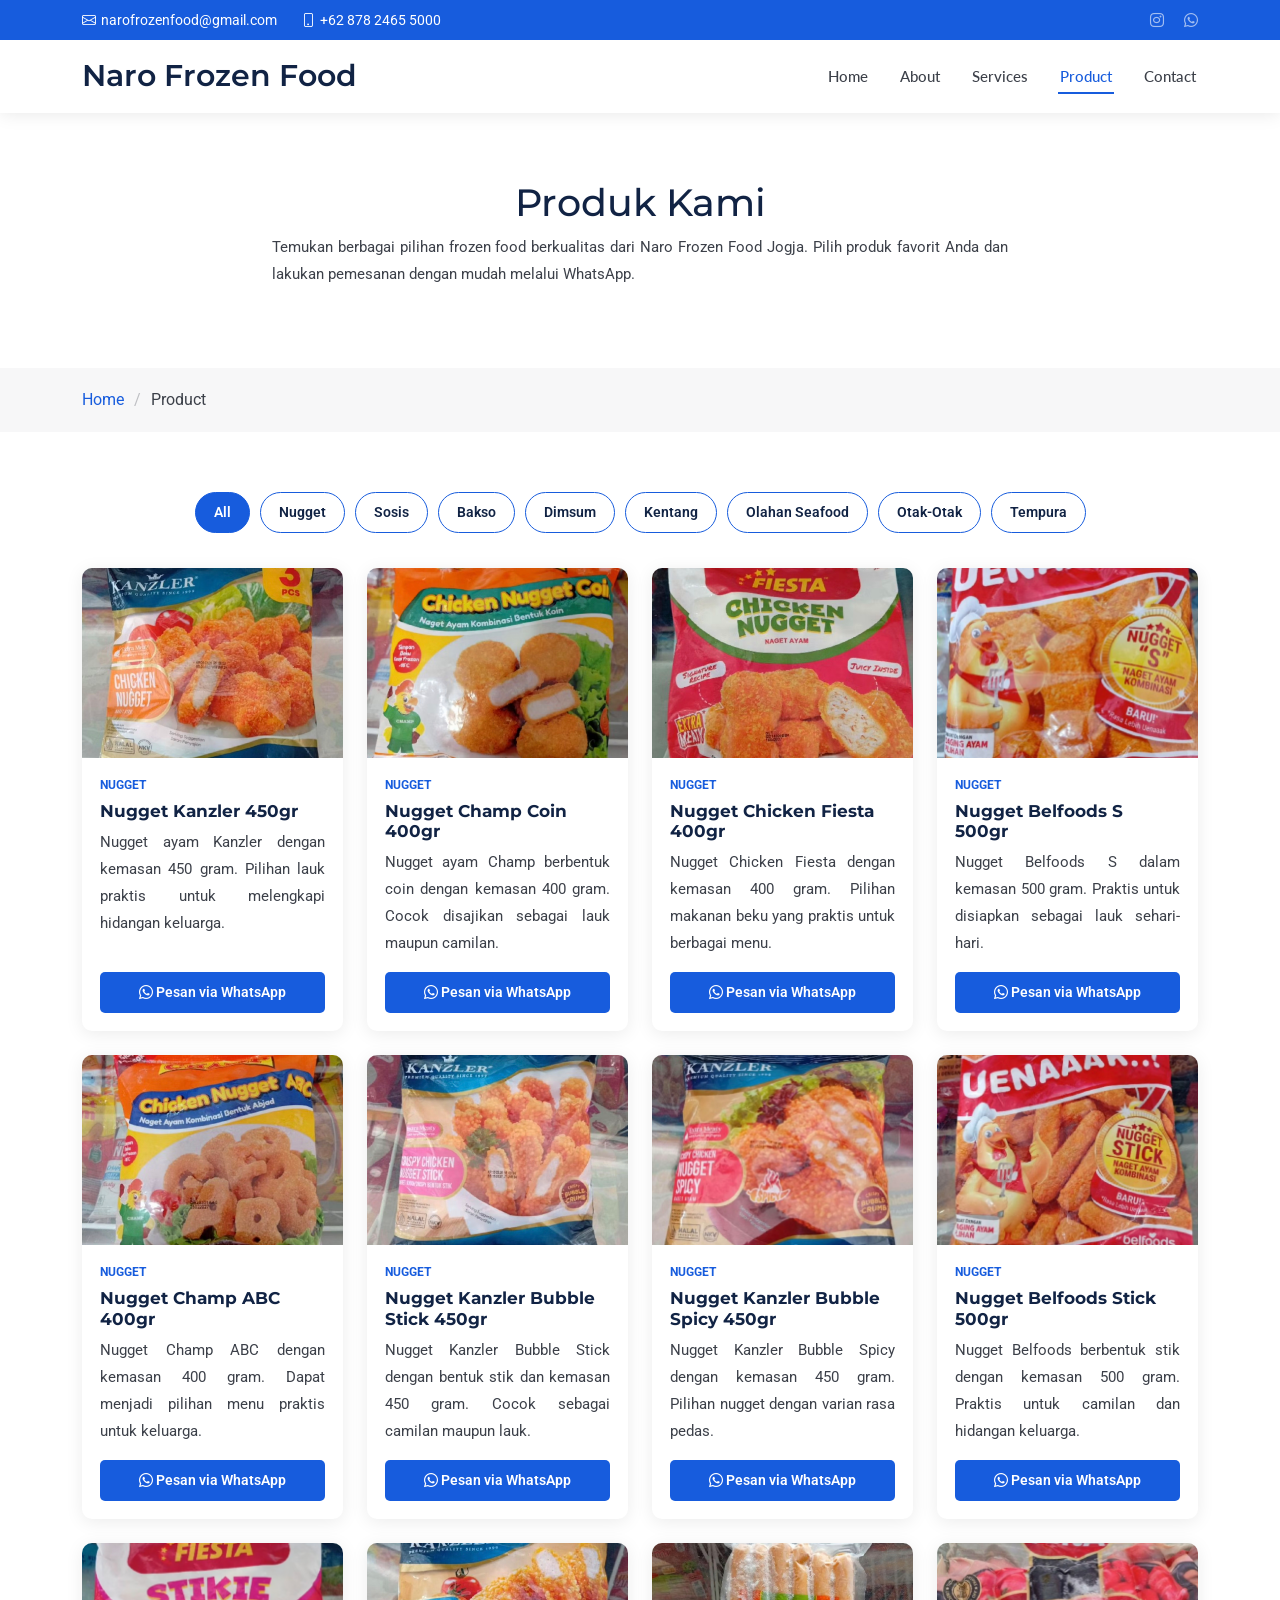
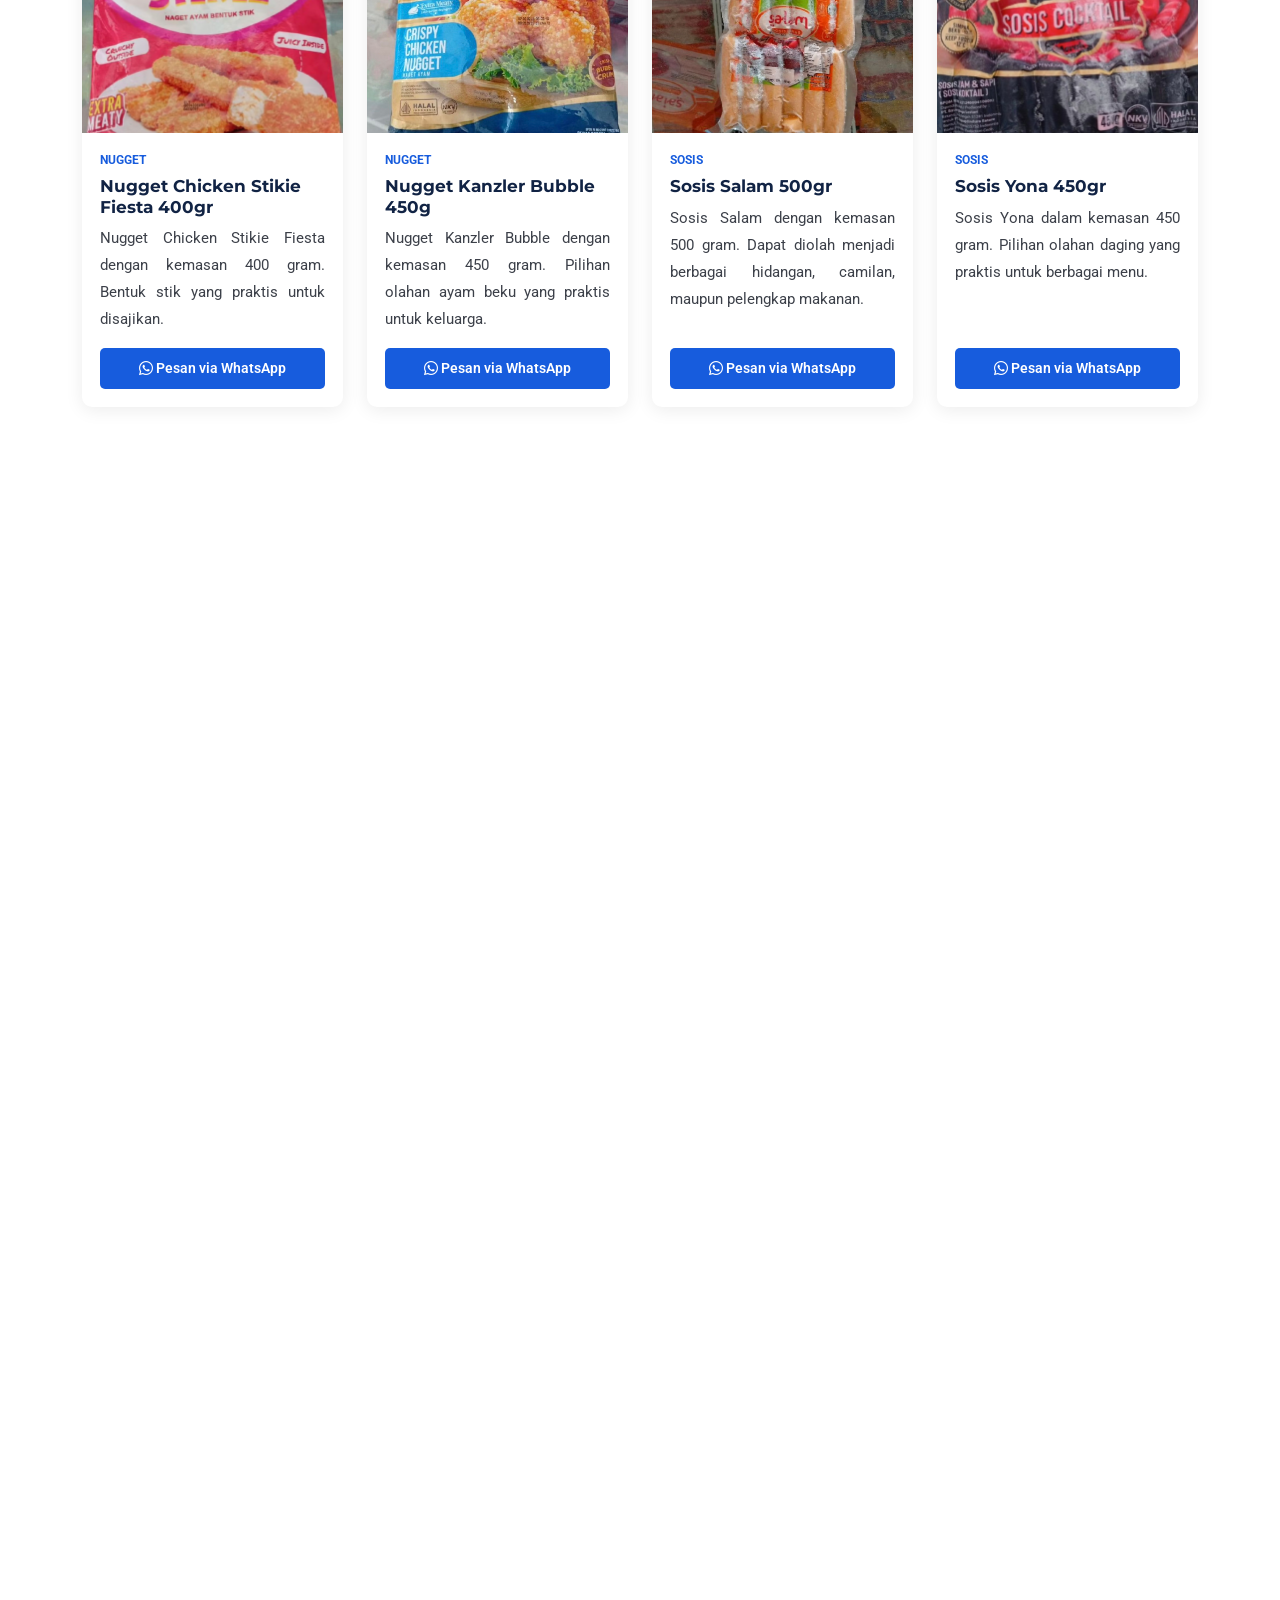
<file: product.html>
<!DOCTYPE html>
<html lang="id">

<head>
  <meta charset="utf-8">
  <meta content="width=device-width, initial-scale=1.0" name="viewport">

  <title>Product | Naro Frozen Food Jogja</title>
  <meta name="description" content="Temukan berbagai pilihan frozen food berkualitas dari Naro Frozen Food Jogja.">
  <meta name="keywords" content="Naro Frozen Food, frozen food Jogja, nugget, sosis, bakso, dimsum">

  <!-- Favicons -->
  <link href="assets/img/favicon.png" rel="icon">
  <link href="assets/img/apple-touch-icon.png" rel="apple-touch-icon">

  <!-- Fonts -->
  <link href="https://fonts.googleapis.com" rel="preconnect">
  <link href="https://fonts.gstatic.com" rel="preconnect" crossorigin>
  <link
    href="https://fonts.googleapis.com/css2?family=Roboto:ital,wght@0,100;0,300;0,400;0,500;0,700;0,900;1,100;1,300;1,400;1,500;1,700;1,900&family=Montserrat:ital,wght@0,100;0,200;0,300;0,400;0,500;0,600;0,700;0,800;0,900;1,100;1,200;1,300;1,400;1,500;1,600;1,700;1,800;1,900&family=Lato:ital,wght@0,100;0,300;0,400;0,700;0,900;1,100;1,300;1,400;1,700;1,800;1,900&display=swap"
    rel="stylesheet">

  <!-- Vendor CSS Files -->
  <link href="assets/vendor/bootstrap/css/bootstrap.min.css" rel="stylesheet">
  <link href="assets/vendor/bootstrap-icons/bootstrap-icons.css" rel="stylesheet">
  <link href="assets/vendor/aos/aos.css" rel="stylesheet">
  <link href="assets/vendor/glightbox/css/glightbox.min.css" rel="stylesheet">
  <link href="assets/vendor/fontawesome-free/css/all.min.css" rel="stylesheet">
  <link href="assets/vendor/swiper/swiper-bundle.min.css" rel="stylesheet">

  <!-- Main CSS File -->
  <link href="assets/css/main.css" rel="stylesheet">

  <!-- Product Page CSS -->
  <style>
    .product-filter {
      display: flex;
      justify-content: center;
      flex-wrap: wrap;
      gap: 10px;
      margin-bottom: 35px;
    }

    .product-filter button {
      border: 1px solid var(--accent-color);
      background: transparent;
      color: var(--heading-color);
      padding: 9px 18px;
      border-radius: 25px;
      font-size: 14px;
      font-weight: 600;
      transition: 0.3s;
    }

    .product-filter button:hover,
    .product-filter button.active {
      background: var(--accent-color);
      color: #fff;
    }

    .product-card {
      height: 100%;
      background: var(--surface-color);
      border-radius: 10px;
      overflow: hidden;
      box-shadow: 0 3px 18px rgba(0, 0, 0, 0.08);
      transition: 0.3s;
      display: flex;
      flex-direction: column;
    }

    .product-card:hover {
      transform: translateY(-5px);
      box-shadow: 0 8px 25px rgba(0, 0, 0, 0.12);
    }

    .product-image {
      height: 190px;
      background: #f5f5f5;
      display: flex;
      align-items: center;
      justify-content: center;
      overflow: hidden;
    }

    .product-image img {
      width: 100%;
      height: 100%;
      object-fit: cover;
    }

    .product-image .image-placeholder {
      font-size: 45px;
      color: var(--accent-color);
    }

    .product-content {
      padding: 18px;
      display: flex;
      flex-direction: column;
      flex: 1;
    }

    .product-category {
      color: var(--accent-color);
      font-size: 12px;
      font-weight: 700;
      text-transform: uppercase;
      margin-bottom: 7px;
    }

    .product-content h4 {
      font-size: 17px;
      font-weight: 700;
      margin-bottom: 8px;
      color: var(--heading-color);
    }

    .product-description {
      font-size: 13px;
      line-height: 1.6;
      margin-bottom: 15px;
      color: var(--default-color);
    }

    .btn-order {
      display: block;
      width: 100%;
      text-align: center;
      border: none;
      background: var(--accent-color);
      color: #fff;
      padding: 10px 12px;
      border-radius: 5px;
      font-size: 14px;
      font-weight: 600;
      text-decoration: none;
      transition: 0.3s;
      margin-top: auto;
    }

    .btn-order:hover {
      color: #fff;
      filter: brightness(0.9);
    }

    @media (max-width: 767px) {
      .product-image {
        height: 160px;
      }

      .product-filter {
        gap: 7px;
      }

      .product-filter button {
        padding: 8px 12px;
        font-size: 12px;
      }
    }
  </style>

</head>

<body class="doctors-page">

  <!-- Header -->
  <header id="header" class="header fixed-top">

    <div class="topbar d-flex align-items-center dark-background">
      <div class="container d-flex justify-content-center justify-content-md-between">

        <div class="contact-info d-flex align-items-center">
          <i class="bi bi-envelope d-flex align-items-center">
            <a href="mailto:narofrozenfood@gmail.com">narofrozenfood@gmail.com</a>
          </i>

          <i class="bi bi-phone d-flex align-items-center ms-4">
            <a href="https://wa.me/6287824655000" target="_blank" rel="noopener">
              +62 878 2465 5000
            </a>
          </i>
        </div>

        <div class="social-links d-none d-md-flex align-items-center">
          <a href="https://www.instagram.com/narofrozenfood_/"
            class="instagram" target="_blank" rel="noopener">
            <i class="bi bi-instagram"></i>
          </a>

          <a href="https://wa.me/6287824655000"
            class="whatsapp" target="_blank" rel="noopener">
            <i class="bi bi-whatsapp"></i>
          </a>
        </div>

      </div>
    </div>

    <div class="branding d-flex align-items-center">

      <div class="container position-relative d-flex align-items-center justify-content-between">

        <a href="index.html" class="logo d-flex align-items-center">
          <h1 class="sitename">Naro Frozen Food</h1>
        </a>

        <nav id="navmenu" class="navmenu">
          <ul>
            <li><a href="index.html#hero">Home</a></li>
            <li><a href="about.html">About</a></li>
            <li><a href="services.html">Services</a></li>
            <li><a href="product.html" class="active">Product</a></li>
            <li><a href="contact.html">Contact</a></li>
          </ul>

          <i class="mobile-nav-toggle d-xl-none bi bi-list"></i>
        </nav>

      </div>

    </div>

  </header>
  <!-- End Header -->


  <main class="main">

    <!-- Page Title -->
    <div class="page-title">

      <div class="heading">
        <div class="container">
          <div class="row d-flex justify-content-center text-center">

            <div class="col-lg-8">
              <h1 class="heading-title">Produk Kami</h1>

              <p class="mb-0">
                Temukan berbagai pilihan frozen food berkualitas dari Naro Frozen Food Jogja.
                Pilih produk favorit Anda dan lakukan pemesanan dengan mudah melalui WhatsApp.
              </p>
            </div>

          </div>
        </div>
      </div>

      <nav class="breadcrumbs">
        <div class="container">
          <ol>
            <li><a href="index.html">Home</a></li>
            <li class="current">Product</li>
          </ol>
        </div>
      </nav>

    </div>
    <!-- End Page Title -->


    <!-- Product Section -->
    <section id="doctors" class="doctors section">

      <div class="container" data-aos="fade-up" data-aos-delay="100">

        <!-- Product Filter -->
        <div class="product-filter">
          <button type="button" class="active" data-filter="all">All</button>
          <button type="button" data-filter="nugget">Nugget</button>
          <button type="button" data-filter="sosis">Sosis</button>
          <button type="button" data-filter="bakso">Bakso</button>
          <button type="button" data-filter="dimsum">Dimsum</button>
          <button type="button" data-filter="kentang">Kentang</button>
          <button type="button" data-filter="seafood">Olahan Seafood</button>
          <button type="button" data-filter="otak-otak">Otak-Otak</button>
          <button type="button" data-filter="tempura">Tempura</button>
        </div>
        <!-- End Product Filter -->

        <!-- Product List -->
        <div class="row gy-4" id="product-list">
        </div>
        <!-- End Product List -->

      </div>

    </section>
    <!-- End Product Section -->

  </main>


  <!-- Footer -->
  <footer id="footer" class="footer-16 footer position-relative">

    <div class="container">

      <div class="footer-main" data-aos="fade-up" data-aos-delay="100">

        <div class="row align-items-start">

          <!-- Footer Brand -->
          <div class="col-lg-12">

            <div class="brand-section">

              <a href="index.html" class="logo d-flex align-items-center mb-4">
                <span class="sitename">Naro Frozen Food</span>
              </a>

              <p class="brand-description text-justify">
                Menyediakan berbagai pilihan frozen food yang praktis dan berkualitas
                untuk melengkapi kebutuhan makanan yang cepat dan lezat.
              </p>

              <div class="contact-info mt-5">

                <div class="contact-item">
                  <i class="bi bi-geo-alt"></i>
                  <span>
                    Gg. Sengon No.4, Jaranan, Caturtunggal, Kec. Depok,<br>
                    Kabupaten Sleman, Daerah Istimewa Yogyakarta 55281
                  </span>
                </div>

                <div class="contact-item">
                  <i class="bi bi-telephone"></i>
                  <a href="https://wa.me/6287824655000" target="_blank" rel="noopener">
                    +62 878 2465 5000
                  </a>
                </div>

                <div class="contact-item">
                  <i class="bi bi-envelope"></i>
                  <a href="mailto:narofrozenfood@gmail.com">
                    narofrozenfood@gmail.com
                  </a>
                </div>

              </div>

            </div>

          </div>
          <!-- End Footer Brand -->

        </div>

      </div>

    </div>


    <!-- Footer Bottom -->
    <div class="footer-bottom">

      <div class="container">

        <div class="bottom-content" data-aos="fade-up" data-aos-delay="300">

          <div class="row align-items-center">

            <div class="col-lg-6">

              <div class="copyright">
                <p>
                  © <span class="sitename">Naro Frozen Food Jogja</span>.
                  All rights reserved.
                </p>
              </div>

            </div>

            <div class="col-lg-6">

              <div class="legal-links">

                <div class="credits">
                  Designed by
                  <a href="https://bootstrapmade.com/">BootstrapMade</a>.
                  Distributed by
                  <a href="https://themewagon.com" target="_blank" rel="noopener">ThemeWagon</a>
                </div>

              </div>

            </div>

          </div>

        </div>

      </div>

    </div>

  </footer>
  <!-- End Footer -->


  <!-- Scroll Top -->
  <a href="#!" id="scroll-top"
    class="scroll-top d-flex align-items-center justify-content-center">
    <i class="bi bi-arrow-up-short"></i>
  </a>

  <!-- Preloader -->
  <div id="preloader"></div>


  <!-- Vendor JS Files -->
  <script src="assets/vendor/bootstrap/js/bootstrap.bundle.min.js"></script>
  <script src="assets/vendor/php-email-form/validate.js"></script>
  <script src="assets/vendor/aos/aos.js"></script>
  <script src="assets/vendor/glightbox/js/glightbox.min.js"></script>
  <script src="assets/vendor/purecounter/purecounter_vanilla.js"></script>
  <script src="assets/vendor/swiper/swiper-bundle.min.js"></script>

  <!-- Main JS File -->
  <script src="assets/js/main.js"></script>


  <!-- Product Script -->
  <script>
    // Nomor WhatsApp Naro Frozen Food
    const whatsappNumber = "6287824655000";

    // Daftar Kategori Produk
    const productCategories = [
      { id: "nugget", name: "Nugget" },
      { id: "sosis", name: "Sosis" },
      { id: "bakso", name: "Bakso" },
      { id: "dimsum", name: "Dimsum" },
      { id: "kentang", name: "Kentang" },
      { id: "seafood", name: "Olahan Seafood" },
      { id: "otak-otak", name: "Otak-Otak" },
      { id: "tempura", name: "Tempura" }
    ];

    // Daftar Produk
    // Lokasi semua foto: assets/img/
    // Nama file mengikuti nama asli dan menggunakan ekstensi .jpg

    const products = [

      // KATEGORI NUGGET
      {
        name: "Nugget Kanzler 450gr",
        category: "nugget",
        image: "assets/img/Nugget Kanzler 450gr.jpg",
        description: "Nugget ayam Kanzler dengan kemasan 450 gram. Pilihan lauk praktis untuk melengkapi hidangan keluarga."
      },
      {
        name: "Nugget Champ Coin 400gr",
        category: "nugget",
        image: "assets/img/Nugget Champ Coin 400gr.jpg",
        description: "Nugget ayam Champ berbentuk coin dengan kemasan 400 gram. Cocok disajikan sebagai lauk maupun camilan."
      },
      {
        name: "Nugget Chicken Fiesta 400gr",
        category: "nugget",
        image: "assets/img/Nugget Chicken Fiesta 400gr.jpg",
        description: "Nugget Chicken Fiesta dengan kemasan 400 gram. Pilihan makanan beku yang praktis untuk berbagai menu."
      },
      {
        name: "Nugget Belfoods S 500gr",
        category: "nugget",
        image: "assets/img/Nugget Belfoods S 500gr.jpg",
        description: "Nugget Belfoods S dalam kemasan 500 gram. Praktis untuk disiapkan sebagai lauk sehari-hari."
      },
      {
        name: "Nugget Champ ABC 400gr",
        category: "nugget",
        image: "assets/img/Nugget Champ ABC 400gr.jpg",
        description: "Nugget Champ ABC dengan kemasan 400 gram. Dapat menjadi pilihan menu praktis untuk keluarga."
      },
      {
        name: "Nugget Kanzler Bubble Stick 450gr",
        category: "nugget",
        image: "assets/img/Nugget Kanzler Bubble Stick 450gr.jpg",
        description: "Nugget Kanzler Bubble Stick dengan bentuk stik dan kemasan 450 gram. Cocok sebagai camilan maupun lauk."
      },
      {
        name: "Nugget Kanzler Bubble Spicy 450gr",
        category: "nugget",
        image: "assets/img/Nugget Kanzler Bubble Spicy 450gr.jpg",
        description: "Nugget Kanzler Bubble Spicy dengan kemasan 450 gram. Pilihan nugget dengan varian rasa pedas."
      },
      {
        name: "Nugget Belfoods Stick 500gr",
        category: "nugget",
        image: "assets/img/Nugget Belfoods Stick 500gr.jpg",
        description: "Nugget Belfoods berbentuk stik dengan kemasan 500 gram. Praktis untuk camilan dan hidangan keluarga."
      },
      {
        name: "Nugget Chicken Stikie Fiesta 400gr",
        category: "nugget",
        image: "assets/img/Nugget Chicken Stikie Fiesta 400gr.jpg",
        description: "Nugget Chicken Stikie Fiesta dengan kemasan 400 gram. Bentuk stik yang praktis untuk disajikan."
      },
      {
        name: "Nugget Kanzler Bubble 450g",
        category: "nugget",
        image: "assets/img/Nugget Kanzler Bubble 450g.jpg",
        description: "Nugget Kanzler Bubble dengan kemasan 450 gram. Pilihan olahan ayam beku yang praktis untuk keluarga."
      },

      // KATEGORI SOSIS
      {
        name: "Sosis Salam 500gr",
        category: "sosis",
        image: "assets/img/Sosis Salam 500gr.jpg",
        description: "Sosis Salam dengan kemasan 500 gram. Dapat diolah menjadi berbagai hidangan, camilan, maupun pelengkap makanan."
      },
      {
        name: "Sosis Yona 450gr",
        category: "sosis",
        image: "assets/img/Sosis Yona 450gr.jpg",
        description: "Sosis Yona dalam kemasan 450 gram. Pilihan olahan daging yang praktis untuk berbagai menu."
      },
      {
        name: "Sosis Ngetop 500gr",
        category: "sosis",
        image: "assets/img/Sosis Ngetop 500gr.jpg",
        description: "Sosis Ngetop dengan kemasan 500 gram. Cocok digunakan sebagai lauk maupun tambahan berbagai hidangan."
      },
      {
        name: "Sosis Chop 500gr",
        category: "sosis",
        image: "assets/img/Sosis Chop 500gr.jpg",
        description: "Sosis Chop dengan kemasan 500 gram. Praktis untuk diolah menjadi menu makanan sehari-hari."
      },

      // KATEGORI BAKSO
      {
        name: "Bakso Sapi Adinda 450gr",
        category: "bakso",
        image: "assets/img/Bakso Sapi Adinda 450gr.jpg",
        description: "Bakso sapi Adinda dengan kemasan 450 gram. Cocok untuk pelengkap sup, mi, dan berbagai hidangan."
      },
      {
        name: "Bakso Sapi Candi Gemoy 500gr",
        category: "bakso",
        image: "assets/img/Bakso Sapi Candi Gemoy 500gr.jpg",
        description: "Bakso sapi Candi Gemoy dengan kemasan 500 gram. Pilihan pelengkap makanan yang praktis untuk keluarga."
      },
      {
        name: "Bakso Ayam Salam 500gr",
        category: "bakso",
        image: "assets/img/Bakso Ayam Salam 500gr.jpg",
        description: "Bakso ayam Salam dalam kemasan 500 gram. Dapat disajikan bersama kuah maupun diolah menjadi menu lainnya."
      },
      {
        name: "Bakso Ayam NgeTop 500gr",
        category: "bakso",
        image: "assets/img/Bakso Ayam NgeTop 500gr.jpg",
        description: "Bakso ayam NgeTop dengan kemasan 500 gram. Praktis sebagai pelengkap sup dan berbagai hidangan."
      },

      // KATEGORI DIMSUM
      {
        name: "Dimsum Isi 6",
        category: "dimsum",
        image: "assets/img/Dimsum Isi 6.jpg",
        description: "Dimsum dengan isi 6 buah. Pilihan camilan praktis yang dapat disajikan dengan saus pendamping."
      },
      {
        name: "Dimsum Mix Isi 8",
        category: "dimsum",
        image: "assets/img/Dimsum Mix Isi 8.jpg",
        description: "Dimsum mix dengan isi 8 buah. Pilihan variasi dimsum dalam satu kemasan untuk dinikmati bersama keluarga."
      },
      {
        name: "Dumpling Ayam 500gr",
        category: "dimsum",
        image: "assets/img/Chichken Dumpling 500gr.jpg",
        description: "Chicken dumpling dengan kemasan 500 gram. Olahan berbentuk dumpling yang cocok untuk camilan maupun pelengkap hidangan."
      },
      {
        name: "Dumplung Keju 500gr",
        category: "dimsum",
        image: "assets/img/Cheese Dumpling 500gr.jpg",
        description: "Dumpling Keju dengan kemasan 500 gram. Dumpling dengan varian keju yang dapat disajikan sebagai camilan atau pelengkap makanan."
      },
      {
        name: "Dimsum Keju Isi 4",
        category: "dimsum",
        image: "assets/img/Dimsum Keju Isi 4.jpg",
        description: "Dimsum keju dengan isi 4 buah. Pilihan camilan praktis dengan varian keju."
      },
      {
        name: "Dumpling Mix Shifudo 500gr",
        category: "dimsum",
        image: "assets/img/Dumpling Mix Shifudo 500gr.jpg",
        description: "Dumpling mix Shifudo dengan kemasan 500 gram. Pilihan dumpling aneka variasi untuk melengkapi hidangan."
      },

      // KATEGORI KENTANG
      {
        name: "Kentang Gogofries Straight Cut 1kg",
        category: "kentang",
        image: "assets/img/Kentang Gogofries Straight Cut 1kg.jpg",
        description: "Kentang beku Gogofries potongan straight cut dengan kemasan 1 kg. Cocok sebagai camilan maupun pelengkap makanan."
      },
      {
        name: "Kentang Gogofries Shoestring 1kg",
        category: "kentang",
        image: "assets/img/Kentang Gogofries Shoestring 1kg.jpg",
        description: "Kentang beku Gogofries potongan shoestring dengan kemasan 1 kg. Pilihan kentang goreng dengan potongan tipis."
      },
      {
        name: "Kentang Home 1kg",
        category: "kentang",
        image: "assets/img/Kentang Home 1kg.jpg",
        description: "Kentang beku Home dengan kemasan 1 kg. Praktis untuk diolah menjadi kentang goreng atau camilan."
      },

      // KATEGORI OLAHAN SEAFOOD
      {
        name: "Scallop Indomina 200gr",
        category: "seafood",
        image: "assets/img/Scallop Indomina 200gr.jpg",
        description: "Scallop Indomina dengan kemasan 200 gram. Olahan seafood yang dapat digunakan sebagai pelengkap berbagai hidangan."
      },
      {
        name: "Bakso Ikan dan Udang Teman Laut 500gr",
        category: "seafood",
        image: "assets/img/Bakso Ikan dan Udang Teman Laut 500gr.jpg",
        description: "Bakso ikan dan udang Teman Laut dengan kemasan 500 gram. Cocok untuk sup, steamboat, dan berbagai hidangan seafood."
      },
      {
        name: "Frozen Shrimp 500gr",
        category: "seafood",
        image: "assets/img/Frozen Shrimp 500gr.jpg",
        description: "Frozen shrimp dengan kemasan 500 gram. Pilihan udang beku yang praktis untuk diolah menjadi berbagai masakan."
      },

      // KATEGORI OTAK-OTAK
      {
        name: "Otak-Otak Pak Den 500gr",
        category: "otak-otak",
        image: "assets/img/Otak-Otak Pak Den 500gr.jpg",
        description: "Otak-otak Pak Den dengan kemasan 500 gram. Olahan berbahan ikan yang cocok sebagai camilan maupun pelengkap hidangan."
      },
      {
        name: "Otak-Otak Indomina 200gr",
        category: "otak-otak",
        image: "assets/img/Otak-Otak Indomina 200gr.jpg",
        description: "Otak-otak Indomina dengan kemasan 200 gram. Praktis untuk disajikan sebagai camilan atau pelengkap makanan."
      },
      {
        name: "Otak-Otak Bilqis 200gr",
        category: "otak-otak",
        image: "assets/img/Otak-Otak Bilqis 200gr.jpg",
        description: "Otak-otak Bilqis dengan kemasan 200 gram. Pilihan olahan ikan beku yang mudah disiapkan."
      },
      {
        name: "Otak-Otak Minaku 500gr",
        category: "otak-otak",
        image: "assets/img/Otak-Otak Minaku 500gr.jpg",
        description: "Otak-otak Minaku dengan kemasan 500 gram. Cocok untuk camilan maupun tambahan berbagai menu makanan."
      },

      // KATEGORI TEMPURA
      {
        name: "Tempura Burger ILM 500GR",
        category: "tempura",
        image: "assets/img/Tempura Burger ILM 500GR.jpg",
        description: "Tempura Burger ILM dengan kemasan 500 gram. Olahan beku berbentuk burger yang praktis untuk berbagai sajian."
      },
      {
        name: "Tempura Bintang ILM 500gr",
        category: "tempura",
        image: "assets/img/Tempura Bintang ILM 500gr.jpg",
        description: "Tempura Bintang ILM dengan kemasan 500 gram. Memiliki bentuk bintang yang menarik untuk camilan dan pelengkap makanan."
      },
      {
        name: "Tempura Panjang EllaFroze 500gr",
        category: "tempura",
        image: "assets/img/Tempura Panjang EllaFroze 500gr.jpg",
        description: "Tempura Panjang EllaFroze dengan kemasan 500 gram. Olahan beku berbentuk panjang yang praktis untuk disajikan."
      },
      {
        name: "Tempura Kaki Naga Minaku 500gr",
        category: "tempura",
        image: "assets/img/Tempura Kaki Naga Minaku 500gr.jpg",
        description: "Tempura Kaki Naga Minaku dengan kemasan 500 gram. Cocok sebagai camilan maupun pelengkap hidangan keluarga."
      },
      {
        name: "Tempura Sukoi 500gr",
        category: "tempura",
        image: "assets/img/Tempura Sukoi 500gr.jpg",
        description: "Tempura Sukoi dengan kemasan 500 gram. Pilihan olahan frozen food yang praktis untuk berbagai kesempatan."
      },
      {
        name: "Tempura Lonjong ILM 500gr",
        category: "tempura",
        image: "assets/img/Tempura Lonjong ILM 500gr.jpg",
        description: "Tempura Lonjong ILM dengan kemasan 500 gram. Olahan beku berbentuk lonjong yang cocok sebagai camilan maupun lauk."
      }

    ];


    // Mengubah ID Kategori Menjadi Nama Kategori
    function getCategoryName(categoryId) {
      const category = productCategories.find(item => item.id === categoryId);
      return category ? category.name : categoryId;
    }


    // Menampilkan Produk
    const productList = document.getElementById("product-list");


    function renderProducts(filter = "all") {

      productList.innerHTML = "";

      const filteredProducts = filter === "all"
        ? products
        : products.filter(product => product.category === filter);


      filteredProducts.forEach((product, index) => {

        const card = document.createElement("div");

        card.className = "col-lg-3 col-md-6";
        card.setAttribute("data-aos", "fade-up");
        card.setAttribute("data-aos-delay", String((index % 4) * 100));

        const categoryName = getCategoryName(product.category);

        card.innerHTML = `

          <div class="product-card">

            <div class="product-image">

              <img
                src="${product.image}"
                alt="${product.name}"
                onerror="this.style.display='none'; this.nextElementSibling.style.display='block';">

              <div class="image-placeholder" style="display:none;">
                <i class="bi bi-image"></i>
              </div>

            </div>

            <div class="product-content">

              <span class="product-category">
                ${categoryName}
              </span>

              <h4>${product.name}</h4>

              <p class="product-description">
                ${product.description}
              </p>

              <a
                href="https://wa.me/${whatsappNumber}?text=${encodeURIComponent(
                  "Halo Naro Frozen Food Jogja, saya ingin memesan produk berikut:\n\n" +
                  "Nama Produk: " + product.name + "\n" +
                  "Kategori: " + categoryName + "\n\n" +
                  "Mohon informasi harga dan ketersediaan produk tersebut. Terima kasih."
                )}"
                class="btn-order"
                target="_blank"
                rel="noopener">

                <i class="bi bi-whatsapp"></i>
                Pesan via WhatsApp

              </a>

            </div>

          </div>

        `;

        productList.appendChild(card);

      });

    }


    // Filter Kategori Produk
    document.querySelectorAll(".product-filter button").forEach(button => {

      button.addEventListener("click", function () {

        document.querySelectorAll(".product-filter button")
          .forEach(item => item.classList.remove("active"));

        this.classList.add("active");

        renderProducts(this.dataset.filter);

      });

    });


    // Menampilkan Semua Produk Saat Halaman Dibuka
    renderProducts("all");

  </script>

</body>

</html>
</file>
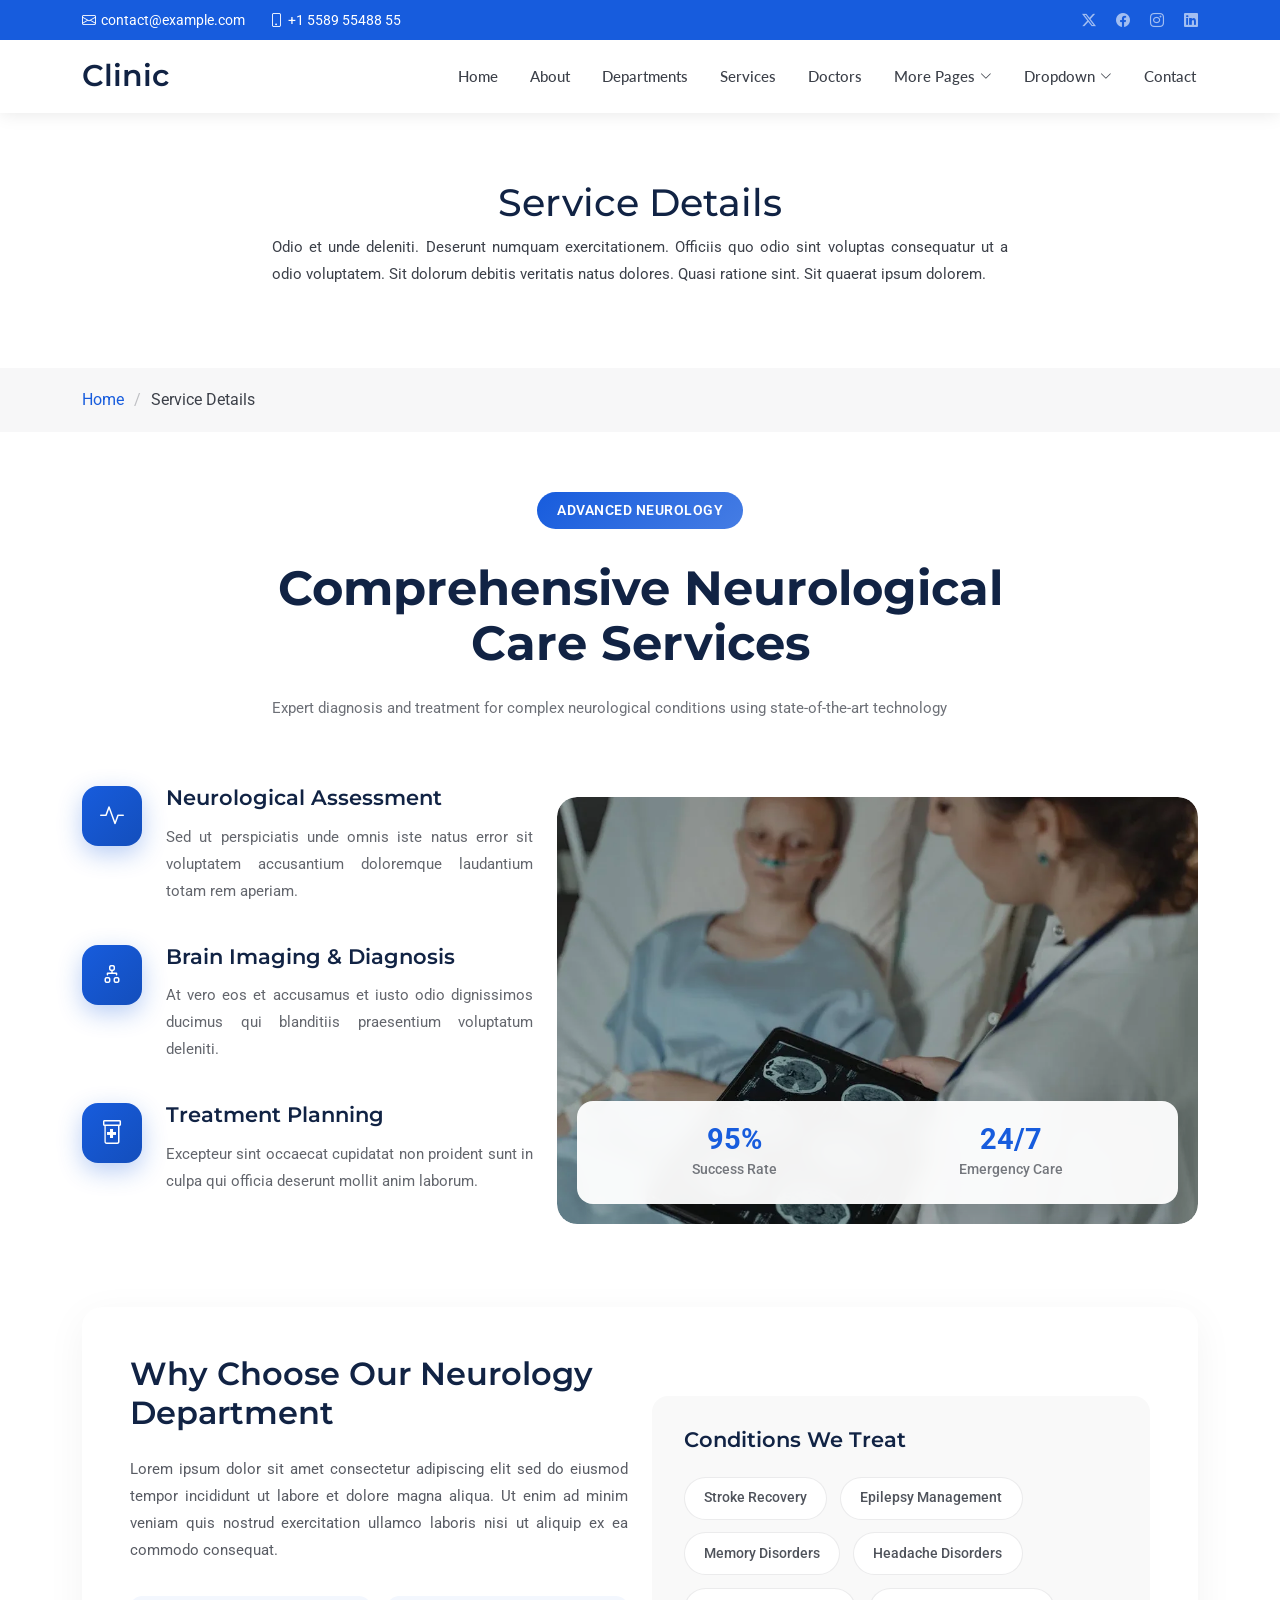
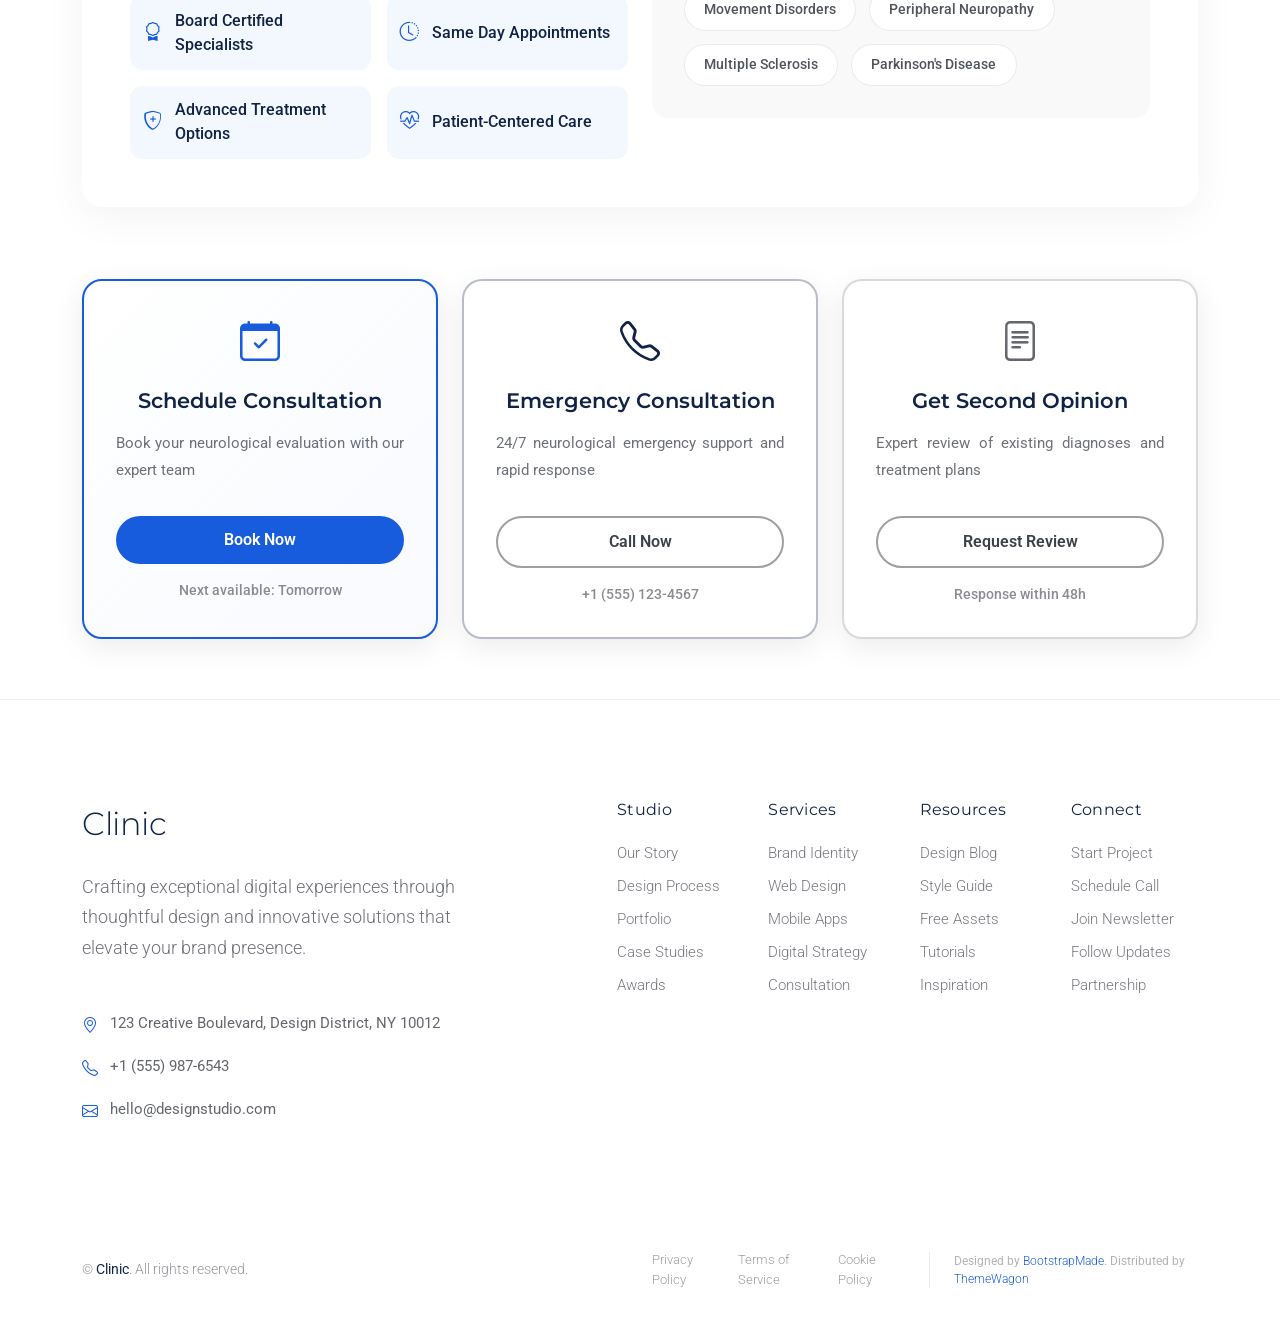
<file: service-details.html>
<!DOCTYPE html>
<html lang="en">

<head>
  <meta charset="utf-8">
  <meta content="width=device-width, initial-scale=1.0" name="viewport">
  <title>Service Details - Clinic Bootstrap Template</title>
  <meta name="description" content="">
  <meta name="keywords" content="">

  <!-- Favicons -->
  <link href="assets/img/favicon.png" rel="icon">
  <link href="assets/img/apple-touch-icon.png" rel="apple-touch-icon">

  <!-- Fonts -->
  <link href="https://fonts.googleapis.com" rel="preconnect">
  <link href="https://fonts.gstatic.com" rel="preconnect" crossorigin>
  <link
    href="https://fonts.googleapis.com/css2?family=Roboto:ital,wght@0,100;0,300;0,400;0,500;0,700;0,900;1,100;1,300;1,400;1,500;1,700;1,900&family=Montserrat:ital,wght@0,100;0,200;0,300;0,400;0,500;0,600;0,700;0,800;0,900;1,100;1,200;1,300;1,400;1,500;1,600;1,700;1,800;1,900&family=Lato:ital,wght@0,100;0,300;0,400;0,700;0,900;1,100;1,300;1,400;1,700;1,900&display=swap"
    rel="stylesheet">

  <!-- Vendor CSS Files -->
  <link href="assets/vendor/bootstrap/css/bootstrap.min.css" rel="stylesheet">
  <link href="assets/vendor/bootstrap-icons/bootstrap-icons.css" rel="stylesheet">
  <link href="assets/vendor/aos/aos.css" rel="stylesheet">
  <link href="assets/vendor/glightbox/css/glightbox.min.css" rel="stylesheet">
  <link href="assets/vendor/fontawesome-free/css/all.min.css" rel="stylesheet">
  <link href="assets/vendor/swiper/swiper-bundle.min.css" rel="stylesheet">

  <!-- Main CSS File -->
  <link href="assets/css/main.css" rel="stylesheet">

  <!-- =======================================================
  * Template Name: Clinic
  * Template URL: https://bootstrapmade.com/clinic-bootstrap-template/
  * Updated: Jul 23 2025 with Bootstrap v5.3.7
  * Author: BootstrapMade.com
  * License: https://bootstrapmade.com/license/
  ======================================================== -->
</head>

<body class="service-details-page">

  <header id="header" class="header fixed-top">

    <div class="topbar d-flex align-items-center dark-background">
      <div class="container d-flex justify-content-center justify-content-md-between">
        <div class="contact-info d-flex align-items-center">
          <i class="bi bi-envelope d-flex align-items-center"><a
              href="mailto:contact@example.com">contact@example.com</a></i>
          <i class="bi bi-phone d-flex align-items-center ms-4"><span>+1 5589 55488 55</span></i>
        </div>
        <div class="social-links d-none d-md-flex align-items-center">
          <a href="#!" class="twitter"><i class="bi bi-twitter-x"></i></a>
          <a href="#!" class="facebook"><i class="bi bi-facebook"></i></a>
          <a href="#!" class="instagram"><i class="bi bi-instagram"></i></a>
          <a href="#!" class="linkedin"><i class="bi bi-linkedin"></i></a>
        </div>
      </div>
    </div><!-- End Top Bar -->

    <div class="branding d-flex align-items-cente">

      <div class="container position-relative d-flex align-items-center justify-content-between">
        <a href="index.html" class="logo d-flex align-items-center">
          <!-- Uncomment the line below if you also wish to use an image logo -->
          <!-- <img src="assets/img/logo.webp" alt=""> -->
          <h1 class="sitename">Clinic</h1>
        </a>

        <nav id="navmenu" class="navmenu">
          <ul>
            <li><a href="index.html">Home</a></li>
            <li><a href="about.html">About</a></li>
            <li><a href="departments.html">Departments</a></li>
            <li><a href="services.html">Services</a></li>
            <li><a href="doctors.html">Doctors</a></li>
            <li class="dropdown"><a href="#"><span>More Pages</span> <i
                  class="bi bi-chevron-down toggle-dropdown"></i></a>
              <ul>
                <li><a href="department-details.html">Department Details</a></li>
                <li><a href="service-details.html" class="active">Service Details</a></li>
                <li><a href="appointment.html">Appointment</a></li>
                <li><a href="testimonials.html">Testimonials</a></li>
                <li><a href="faq.html">Frequently Asked Questions</a></li>
                <li><a href="gallery.html">Gallery</a></li>
                <li><a href="terms.html">Terms</a></li>
                <li><a href="privacy.html">Privacy</a></li>
                <li><a href="404.html">404</a></li>
              </ul>
            </li>
            <li class="dropdown"><a href="#"><span>Dropdown</span> <i
                  class="bi bi-chevron-down toggle-dropdown"></i></a>
              <ul>
                <li><a href="#">Dropdown 1</a></li>
                <li class="dropdown"><a href="#"><span>Deep Dropdown</span> <i
                      class="bi bi-chevron-down toggle-dropdown"></i></a>
                  <ul>
                    <li><a href="#">Deep Dropdown 1</a></li>
                    <li><a href="#">Deep Dropdown 2</a></li>
                    <li><a href="#">Deep Dropdown 3</a></li>
                    <li><a href="#">Deep Dropdown 4</a></li>
                    <li><a href="#">Deep Dropdown 5</a></li>
                  </ul>
                </li>
                <li><a href="#">Dropdown 2</a></li>
                <li><a href="#">Dropdown 3</a></li>
                <li><a href="#">Dropdown 4</a></li>
              </ul>
            </li>
            <li><a href="contact.html">Contact</a></li>
          </ul>
          <i class="mobile-nav-toggle d-xl-none bi bi-list"></i>
        </nav>

      </div>

    </div>

  </header>

  <main class="main">

    <!-- Page Title -->
    <div class="page-title">
      <div class="heading">
        <div class="container">
          <div class="row d-flex justify-content-center text-center">
            <div class="col-lg-8">
              <h1 class="heading-title">Service Details</h1>
              <p class="mb-0">
                Odio et unde deleniti. Deserunt numquam exercitationem. Officiis quo
                odio sint voluptas consequatur ut a odio voluptatem. Sit dolorum
                debitis veritatis natus dolores. Quasi ratione sint. Sit quaerat
                ipsum dolorem.
              </p>
            </div>
          </div>
        </div>
      </div>
      <nav class="breadcrumbs">
        <div class="container">
          <ol>
            <li><a href="index.html">Home</a></li>
            <li class="current">Service Details</li>
          </ol>
        </div>
      </nav>
    </div><!-- End Page Title -->

    <!-- Service Details 2 Section -->
    <section id="service-details-2" class="service-details-2 section">

      <div class="container" data-aos="fade-up" data-aos-delay="100">

        <div class="row">

          <div class="col-lg-8 mx-auto text-center mb-5" data-aos="fade-up" data-aos-delay="150">
            <div class="service-header">
              <div class="service-category">
                <span>Advanced Neurology</span>
              </div>
              <h2>Comprehensive Neurological Care Services</h2>
              <p class="lead">Expert diagnosis and treatment for complex neurological conditions using state-of-the-art
                technology</p>
            </div>
          </div>

        </div>

        <div class="row gy-4 align-items-center">

          <div class="col-lg-5" data-aos="fade-right" data-aos-delay="200">
            <div class="service-details">

              <div class="detail-item">
                <div class="icon-wrapper">
                  <i class="bi bi-activity"></i>
                </div>
                <div class="content">
                  <h4>Neurological Assessment</h4>
                  <p>Sed ut perspiciatis unde omnis iste natus error sit voluptatem accusantium doloremque laudantium
                    totam rem aperiam.</p>
                </div>
              </div>

              <div class="detail-item">
                <div class="icon-wrapper">
                  <i class="bi bi-diagram-2"></i>
                </div>
                <div class="content">
                  <h4>Brain Imaging &amp; Diagnosis</h4>
                  <p>At vero eos et accusamus et iusto odio dignissimos ducimus qui blanditiis praesentium voluptatum
                    deleniti.</p>
                </div>
              </div>

              <div class="detail-item">
                <div class="icon-wrapper">
                  <i class="bi bi-prescription2"></i>
                </div>
                <div class="content">
                  <h4>Treatment Planning</h4>
                  <p>Excepteur sint occaecat cupidatat non proident sunt in culpa qui officia deserunt mollit anim
                    laborum.</p>
                </div>
              </div>

            </div>
          </div>

          <div class="col-lg-7" data-aos="fade-left" data-aos-delay="300">
            <div class="service-visual">
              <img src="assets/img/health/neurology-2.webp" alt="Neurology Services" class="img-fluid">
              <div class="visual-overlay">
                <div class="stats-card">
                  <div class="stat">
                    <span class="number">95%</span>
                    <span class="label">Success Rate</span>
                  </div>
                  <div class="stat">
                    <span class="number">24/7</span>
                    <span class="label">Emergency Care</span>
                  </div>
                </div>
              </div>
            </div>
          </div>

        </div>

        <div class="row gy-4 mt-5">

          <div class="col-12" data-aos="fade-up" data-aos-delay="100">
            <div class="service-overview">
              <div class="row align-items-center">

                <div class="col-lg-6">
                  <h3>Why Choose Our Neurology Department</h3>
                  <p>Lorem ipsum dolor sit amet consectetur adipiscing elit sed do eiusmod tempor incididunt ut labore
                    et dolore magna aliqua. Ut enim ad minim veniam quis nostrud exercitation ullamco laboris nisi ut
                    aliquip ex ea commodo consequat.</p>

                  <div class="features-grid">
                    <div class="feature">
                      <i class="bi bi-award"></i>
                      <span>Board Certified Specialists</span>
                    </div>
                    <div class="feature">
                      <i class="bi bi-clock-history"></i>
                      <span>Same Day Appointments</span>
                    </div>
                    <div class="feature">
                      <i class="bi bi-shield-plus"></i>
                      <span>Advanced Treatment Options</span>
                    </div>
                    <div class="feature">
                      <i class="bi bi-heart-pulse"></i>
                      <span>Patient-Centered Care</span>
                    </div>
                  </div>
                </div>

                <div class="col-lg-6">
                  <div class="treatment-areas">
                    <h4>Conditions We Treat</h4>
                    <div class="condition-tags">
                      <span class="tag">Stroke Recovery</span>
                      <span class="tag">Epilepsy Management</span>
                      <span class="tag">Memory Disorders</span>
                      <span class="tag">Headache Disorders</span>
                      <span class="tag">Movement Disorders</span>
                      <span class="tag">Peripheral Neuropathy</span>
                      <span class="tag">Multiple Sclerosis</span>
                      <span class="tag">Parkinson's Disease</span>
                    </div>
                  </div>
                </div>

              </div>
            </div>
          </div>

        </div>

        <div class="row gy-4 mt-5">

          <div class="col-lg-4" data-aos="zoom-in" data-aos-delay="100">
            <div class="action-card primary">
              <div class="card-header">
                <i class="bi bi-calendar-check"></i>
                <h4>Schedule Consultation</h4>
              </div>
              <p>Book your neurological evaluation with our expert team</p>
              <div class="card-footer">
                <a href="#!" class="btn-action">Book Now</a>
                <span class="availability">Next available: Tomorrow</span>
              </div>
            </div>
          </div>

          <div class="col-lg-4" data-aos="zoom-in" data-aos-delay="200">
            <div class="action-card secondary">
              <div class="card-header">
                <i class="bi bi-telephone"></i>
                <h4>Emergency Consultation</h4>
              </div>
              <p>24/7 neurological emergency support and rapid response</p>
              <div class="card-footer">
                <a href="tel:+15551234567" class="btn-action">Call Now</a>
                <span class="availability">+1 (555) 123-4567</span>
              </div>
            </div>
          </div>

          <div class="col-lg-4" data-aos="zoom-in" data-aos-delay="300">
            <div class="action-card tertiary">
              <div class="card-header">
                <i class="bi bi-file-text"></i>
                <h4>Get Second Opinion</h4>
              </div>
              <p>Expert review of existing diagnoses and treatment plans</p>
              <div class="card-footer">
                <a href="#!" class="btn-action">Request Review</a>
                <span class="availability">Response within 48h</span>
              </div>
            </div>
          </div>

        </div>

      </div>

    </section><!-- /Service Details 2 Section -->

  </main>

  <footer id="footer" class="footer-16 footer position-relative">

    <div class="container">

      <div class="footer-main" data-aos="fade-up" data-aos-delay="100">
        <div class="row align-items-start">

          <div class="col-lg-5">
            <div class="brand-section">
              <a href="index.html" class="logo d-flex align-items-center mb-4">
                <span class="sitename">Clinic</span>
              </a>
              <p class="brand-description">Crafting exceptional digital experiences through thoughtful design and
                innovative solutions that elevate your brand presence.</p>

              <div class="contact-info mt-5">
                <div class="contact-item">
                  <i class="bi bi-geo-alt"></i>
                  <span>123 Creative Boulevard, Design District, NY 10012</span>
                </div>
                <div class="contact-item">
                  <i class="bi bi-telephone"></i>
                  <span>+1 (555) 987-6543</span>
                </div>
                <div class="contact-item">
                  <i class="bi bi-envelope"></i>
                  <span>hello@designstudio.com</span>
                </div>
              </div>
            </div>
          </div>

          <div class="col-lg-7">
            <div class="footer-nav-wrapper">
              <div class="row">

                <div class="col-6 col-lg-3">
                  <div class="nav-column">
                    <h6>Studio</h6>
                    <nav class="footer-nav">
                      <a href="#!">Our Story</a>
                      <a href="#!">Design Process</a>
                      <a href="#!">Portfolio</a>
                      <a href="#!">Case Studies</a>
                      <a href="#!">Awards</a>
                    </nav>
                  </div>
                </div>

                <div class="col-6 col-lg-3">
                  <div class="nav-column">
                    <h6>Services</h6>
                    <nav class="footer-nav">
                      <a href="#!">Brand Identity</a>
                      <a href="#!">Web Design</a>
                      <a href="#!">Mobile Apps</a>
                      <a href="#!">Digital Strategy</a>
                      <a href="#!">Consultation</a>
                    </nav>
                  </div>
                </div>

                <div class="col-6 col-lg-3">
                  <div class="nav-column">
                    <h6>Resources</h6>
                    <nav class="footer-nav">
                      <a href="#!">Design Blog</a>
                      <a href="#!">Style Guide</a>
                      <a href="#!">Free Assets</a>
                      <a href="#!">Tutorials</a>
                      <a href="#!">Inspiration</a>
                    </nav>
                  </div>
                </div>

                <div class="col-6 col-lg-3">
                  <div class="nav-column">
                    <h6>Connect</h6>
                    <nav class="footer-nav">
                      <a href="#!">Start Project</a>
                      <a href="#!">Schedule Call</a>
                      <a href="#!">Join Newsletter</a>
                      <a href="#!">Follow Updates</a>
                      <a href="#!">Partnership</a>
                    </nav>
                  </div>
                </div>

              </div>
            </div>
          </div>

        </div>
      </div>

    </div>

    <div class="footer-bottom">
      <div class="container">
        <div class="bottom-content" data-aos="fade-up" data-aos-delay="300">
          <div class="row align-items-center">

            <div class="col-lg-6">
              <div class="copyright">
                <p>© <span class="sitename">Clinic</span>. All rights reserved.</p>
              </div>
            </div>

            <div class="col-lg-6">
              <div class="legal-links">
                <a href="#!">Privacy Policy</a>
                <a href="#!">Terms of Service</a>
                <a href="#!">Cookie Policy</a>
                <div class="credits">
                  <!-- All the links in the footer should remain intact. -->
                  <!-- You can delete the links only if you've purchased the pro version. -->
                  <!-- Licensing information: https://bootstrapmade.com/license/ -->
                  <!-- Purchase the pro version with working PHP/AJAX contact form: [buy-url] -->
                  Designed by <a href="https://bootstrapmade.com/">BootstrapMade</a>. Distributed by <a
                    href="https://themewagon.com" target="_blank">ThemeWagon</a>
                </div>
              </div>
            </div>

          </div>
        </div>
      </div>
    </div>

  </footer>

  <!-- Scroll Top -->
  <a href="#!" id="scroll-top" class="scroll-top d-flex align-items-center justify-content-center"><i
      class="bi bi-arrow-up-short"></i></a>

  <!-- Preloader -->
  <div id="preloader"></div>

  <!-- Vendor JS Files -->
  <script src="assets/vendor/bootstrap/js/bootstrap.bundle.min.js"></script>
  <script src="assets/vendor/php-email-form/validate.js"></script>
  <script src="assets/vendor/aos/aos.js"></script>
  <script src="assets/vendor/glightbox/js/glightbox.min.js"></script>
  <script src="assets/vendor/purecounter/purecounter_vanilla.js"></script>
  <script src="assets/vendor/swiper/swiper-bundle.min.js"></script>

  <!-- Main JS File -->
  <script src="assets/js/main.js"></script>

</body>

</html>
</file>
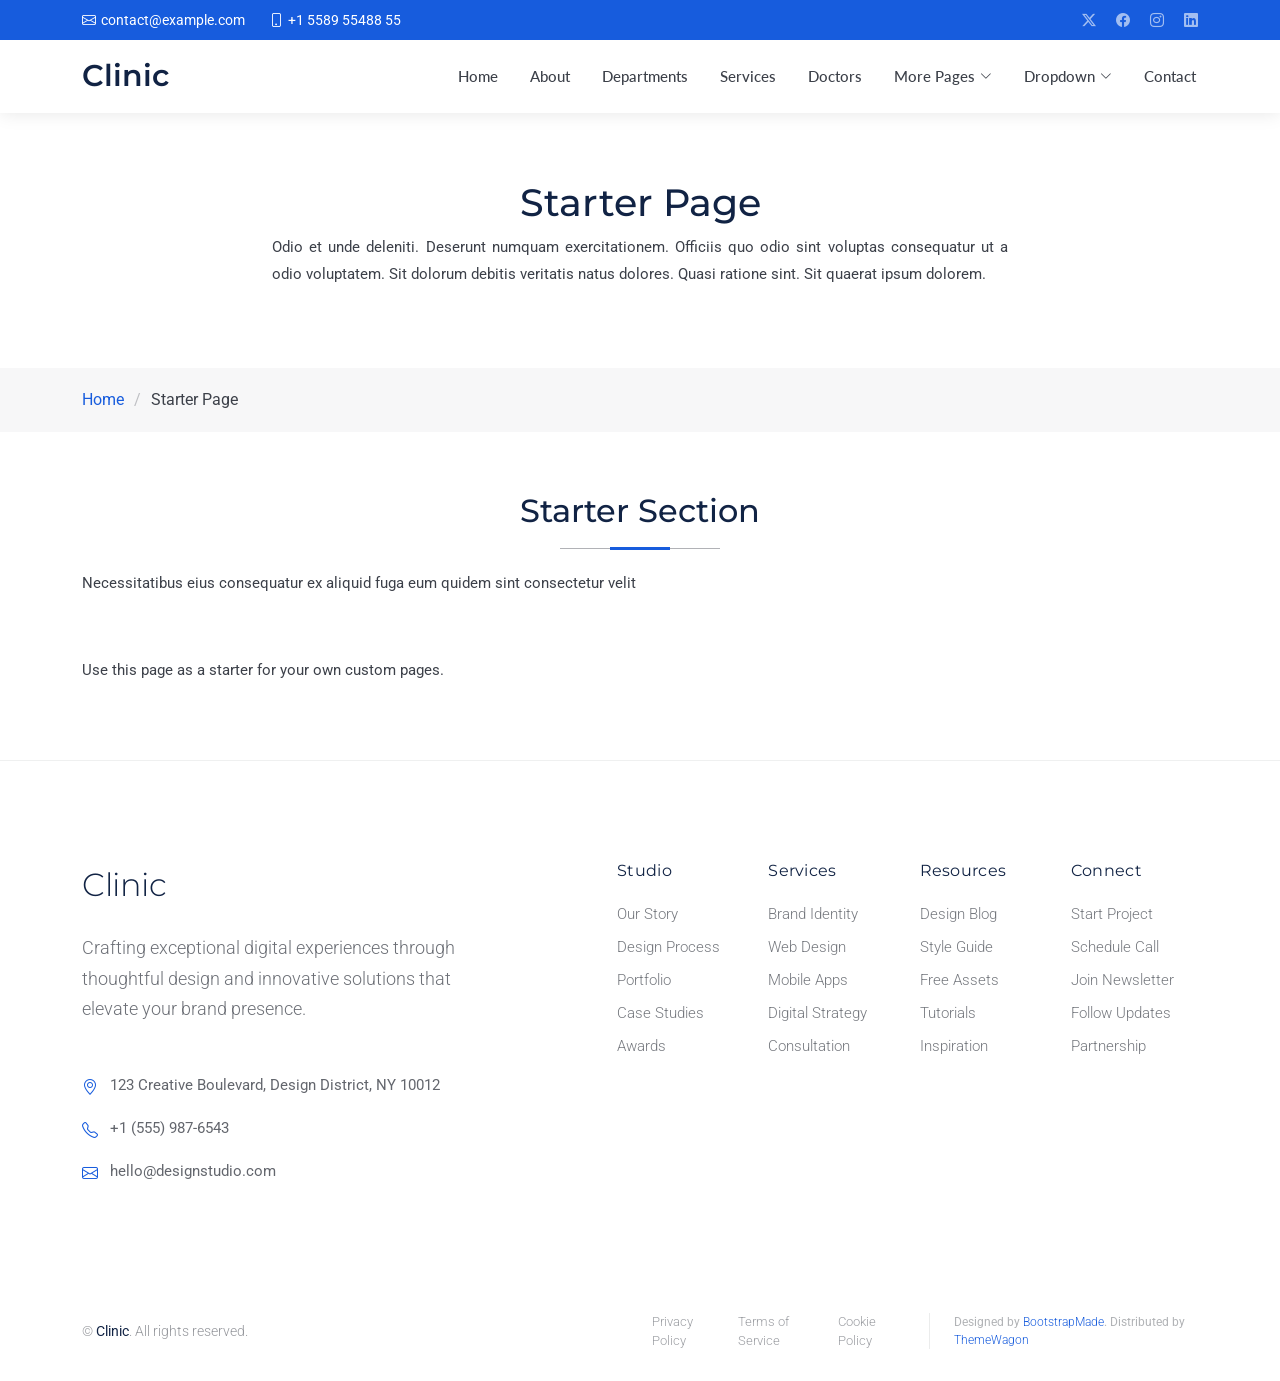
<file: starter-page.html>
<!DOCTYPE html>
<html lang="en">

<head>
  <meta charset="utf-8">
  <meta content="width=device-width, initial-scale=1.0" name="viewport">
  <title>Starter Page - Clinic Bootstrap Template</title>
  <meta name="description" content="">
  <meta name="keywords" content="">

  <!-- Favicons -->
  <link href="assets/img/favicon.png" rel="icon">
  <link href="assets/img/apple-touch-icon.png" rel="apple-touch-icon">

  <!-- Fonts -->
  <link href="https://fonts.googleapis.com" rel="preconnect">
  <link href="https://fonts.gstatic.com" rel="preconnect" crossorigin>
  <link
    href="https://fonts.googleapis.com/css2?family=Roboto:ital,wght@0,100;0,300;0,400;0,500;0,700;0,900;1,100;1,300;1,400;1,500;1,700;1,900&family=Montserrat:ital,wght@0,100;0,200;0,300;0,400;0,500;0,600;0,700;0,800;0,900;1,100;1,200;1,300;1,400;1,500;1,600;1,700;1,800;1,900&family=Lato:ital,wght@0,100;0,300;0,400;0,700;0,900;1,100;1,300;1,400;1,700;1,900&display=swap"
    rel="stylesheet">

  <!-- Vendor CSS Files -->
  <link href="assets/vendor/bootstrap/css/bootstrap.min.css" rel="stylesheet">
  <link href="assets/vendor/bootstrap-icons/bootstrap-icons.css" rel="stylesheet">
  <link href="assets/vendor/aos/aos.css" rel="stylesheet">
  <link href="assets/vendor/glightbox/css/glightbox.min.css" rel="stylesheet">
  <link href="assets/vendor/fontawesome-free/css/all.min.css" rel="stylesheet">
  <link href="assets/vendor/swiper/swiper-bundle.min.css" rel="stylesheet">

  <!-- Main CSS File -->
  <link href="assets/css/main.css" rel="stylesheet">

  <!-- =======================================================
  * Template Name: Clinic
  * Template URL: https://bootstrapmade.com/clinic-bootstrap-template/
  * Updated: Jul 23 2025 with Bootstrap v5.3.7
  * Author: BootstrapMade.com
  * License: https://bootstrapmade.com/license/
  ======================================================== -->
</head>

<body class="starter-page-page">

  <header id="header" class="header fixed-top">

    <div class="topbar d-flex align-items-center dark-background">
      <div class="container d-flex justify-content-center justify-content-md-between">
        <div class="contact-info d-flex align-items-center">
          <i class="bi bi-envelope d-flex align-items-center"><a
              href="mailto:contact@example.com">contact@example.com</a></i>
          <i class="bi bi-phone d-flex align-items-center ms-4"><span>+1 5589 55488 55</span></i>
        </div>
        <div class="social-links d-none d-md-flex align-items-center">
          <a href="#!" class="twitter"><i class="bi bi-twitter-x"></i></a>
          <a href="#!" class="facebook"><i class="bi bi-facebook"></i></a>
          <a href="#!" class="instagram"><i class="bi bi-instagram"></i></a>
          <a href="#!" class="linkedin"><i class="bi bi-linkedin"></i></a>
        </div>
      </div>
    </div><!-- End Top Bar -->

    <div class="branding d-flex align-items-cente">

      <div class="container position-relative d-flex align-items-center justify-content-between">
        <a href="index.html" class="logo d-flex align-items-center">
          <!-- Uncomment the line below if you also wish to use an image logo -->
          <!-- <img src="assets/img/logo.webp" alt=""> -->
          <h1 class="sitename">Clinic</h1>
        </a>

        <nav id="navmenu" class="navmenu">
          <ul>
            <li><a href="index.html">Home</a></li>
            <li><a href="about.html">About</a></li>
            <li><a href="departments.html">Departments</a></li>
            <li><a href="services.html">Services</a></li>
            <li><a href="doctors.html">Doctors</a></li>
            <li class="dropdown"><a href="#"><span>More Pages</span> <i
                  class="bi bi-chevron-down toggle-dropdown"></i></a>
              <ul>
                <li><a href="department-details.html">Department Details</a></li>
                <li><a href="service-details.html">Service Details</a></li>
                <li><a href="appointment.html">Appointment</a></li>
                <li><a href="testimonials.html">Testimonials</a></li>
                <li><a href="faq.html">Frequently Asked Questions</a></li>
                <li><a href="gallery.html">Gallery</a></li>
                <li><a href="terms.html">Terms</a></li>
                <li><a href="privacy.html">Privacy</a></li>
                <li><a href="404.html">404</a></li>
              </ul>
            </li>
            <li class="dropdown"><a href="#"><span>Dropdown</span> <i
                  class="bi bi-chevron-down toggle-dropdown"></i></a>
              <ul>
                <li><a href="#">Dropdown 1</a></li>
                <li class="dropdown"><a href="#"><span>Deep Dropdown</span> <i
                      class="bi bi-chevron-down toggle-dropdown"></i></a>
                  <ul>
                    <li><a href="#">Deep Dropdown 1</a></li>
                    <li><a href="#">Deep Dropdown 2</a></li>
                    <li><a href="#">Deep Dropdown 3</a></li>
                    <li><a href="#">Deep Dropdown 4</a></li>
                    <li><a href="#">Deep Dropdown 5</a></li>
                  </ul>
                </li>
                <li><a href="#">Dropdown 2</a></li>
                <li><a href="#">Dropdown 3</a></li>
                <li><a href="#">Dropdown 4</a></li>
              </ul>
            </li>
            <li><a href="contact.html">Contact</a></li>
          </ul>
          <i class="mobile-nav-toggle d-xl-none bi bi-list"></i>
        </nav>

      </div>

    </div>

  </header>

  <main class="main">

    <!-- Page Title -->
    <div class="page-title">
      <div class="heading">
        <div class="container">
          <div class="row d-flex justify-content-center text-center">
            <div class="col-lg-8">
              <h1 class="heading-title">Starter Page</h1>
              <p class="mb-0">
                Odio et unde deleniti. Deserunt numquam exercitationem. Officiis quo
                odio sint voluptas consequatur ut a odio voluptatem. Sit dolorum
                debitis veritatis natus dolores. Quasi ratione sint. Sit quaerat
                ipsum dolorem.
              </p>
            </div>
          </div>
        </div>
      </div>
      <nav class="breadcrumbs">
        <div class="container">
          <ol>
            <li><a href="index.html">Home</a></li>
            <li class="current">Starter Page</li>
          </ol>
        </div>
      </nav>
    </div><!-- End Page Title -->

    <!-- Starter Section Section -->
    <section id="starter-section" class="starter-section section">

      <!-- Section Title -->
      <div class="container section-title" data-aos="fade-up">
        <h2>Starter Section</h2>
        <p>Necessitatibus eius consequatur ex aliquid fuga eum quidem sint consectetur velit</p>
      </div><!-- End Section Title -->

      <div class="container" data-aos="fade-up">
        <p>Use this page as a starter for your own custom pages.</p>
      </div>

    </section><!-- /Starter Section Section -->

  </main>

  <footer id="footer" class="footer-16 footer position-relative">

    <div class="container">

      <div class="footer-main" data-aos="fade-up" data-aos-delay="100">
        <div class="row align-items-start">

          <div class="col-lg-5">
            <div class="brand-section">
              <a href="index.html" class="logo d-flex align-items-center mb-4">
                <span class="sitename">Clinic</span>
              </a>
              <p class="brand-description">Crafting exceptional digital experiences through thoughtful design and
                innovative solutions that elevate your brand presence.</p>

              <div class="contact-info mt-5">
                <div class="contact-item">
                  <i class="bi bi-geo-alt"></i>
                  <span>123 Creative Boulevard, Design District, NY 10012</span>
                </div>
                <div class="contact-item">
                  <i class="bi bi-telephone"></i>
                  <span>+1 (555) 987-6543</span>
                </div>
                <div class="contact-item">
                  <i class="bi bi-envelope"></i>
                  <span>hello@designstudio.com</span>
                </div>
              </div>
            </div>
          </div>

          <div class="col-lg-7">
            <div class="footer-nav-wrapper">
              <div class="row">

                <div class="col-6 col-lg-3">
                  <div class="nav-column">
                    <h6>Studio</h6>
                    <nav class="footer-nav">
                      <a href="#!">Our Story</a>
                      <a href="#!">Design Process</a>
                      <a href="#!">Portfolio</a>
                      <a href="#!">Case Studies</a>
                      <a href="#!">Awards</a>
                    </nav>
                  </div>
                </div>

                <div class="col-6 col-lg-3">
                  <div class="nav-column">
                    <h6>Services</h6>
                    <nav class="footer-nav">
                      <a href="#!">Brand Identity</a>
                      <a href="#!">Web Design</a>
                      <a href="#!">Mobile Apps</a>
                      <a href="#!">Digital Strategy</a>
                      <a href="#!">Consultation</a>
                    </nav>
                  </div>
                </div>

                <div class="col-6 col-lg-3">
                  <div class="nav-column">
                    <h6>Resources</h6>
                    <nav class="footer-nav">
                      <a href="#!">Design Blog</a>
                      <a href="#!">Style Guide</a>
                      <a href="#!">Free Assets</a>
                      <a href="#!">Tutorials</a>
                      <a href="#!">Inspiration</a>
                    </nav>
                  </div>
                </div>

                <div class="col-6 col-lg-3">
                  <div class="nav-column">
                    <h6>Connect</h6>
                    <nav class="footer-nav">
                      <a href="#!">Start Project</a>
                      <a href="#!">Schedule Call</a>
                      <a href="#!">Join Newsletter</a>
                      <a href="#!">Follow Updates</a>
                      <a href="#!">Partnership</a>
                    </nav>
                  </div>
                </div>

              </div>
            </div>
          </div>

        </div>
      </div>

    </div>

    <div class="footer-bottom">
      <div class="container">
        <div class="bottom-content" data-aos="fade-up" data-aos-delay="300">
          <div class="row align-items-center">

            <div class="col-lg-6">
              <div class="copyright">
                <p>© <span class="sitename">Clinic</span>. All rights reserved.</p>
              </div>
            </div>

            <div class="col-lg-6">
              <div class="legal-links">
                <a href="#!">Privacy Policy</a>
                <a href="#!">Terms of Service</a>
                <a href="#!">Cookie Policy</a>
                <div class="credits">
                  <!-- All the links in the footer should remain intact. -->
                  <!-- You can delete the links only if you've purchased the pro version. -->
                  <!-- Licensing information: https://bootstrapmade.com/license/ -->
                  <!-- Purchase the pro version with working PHP/AJAX contact form: [buy-url] -->
                  Designed by <a href="https://bootstrapmade.com/">BootstrapMade</a>. Distributed by <a
                    href="https://themewagon.com" target="_blank">ThemeWagon</a>
                </div>
              </div>
            </div>

          </div>
        </div>
      </div>
    </div>

  </footer>

  <!-- Scroll Top -->
  <a href="#!" id="scroll-top" class="scroll-top d-flex align-items-center justify-content-center"><i
      class="bi bi-arrow-up-short"></i></a>

  <!-- Preloader -->
  <div id="preloader"></div>

  <!-- Vendor JS Files -->
  <script src="assets/vendor/bootstrap/js/bootstrap.bundle.min.js"></script>
  <script src="assets/vendor/php-email-form/validate.js"></script>
  <script src="assets/vendor/aos/aos.js"></script>
  <script src="assets/vendor/glightbox/js/glightbox.min.js"></script>
  <script src="assets/vendor/purecounter/purecounter_vanilla.js"></script>
  <script src="assets/vendor/swiper/swiper-bundle.min.js"></script>

  <!-- Main JS File -->
  <script src="assets/js/main.js"></script>

</body>

</html>
</file>
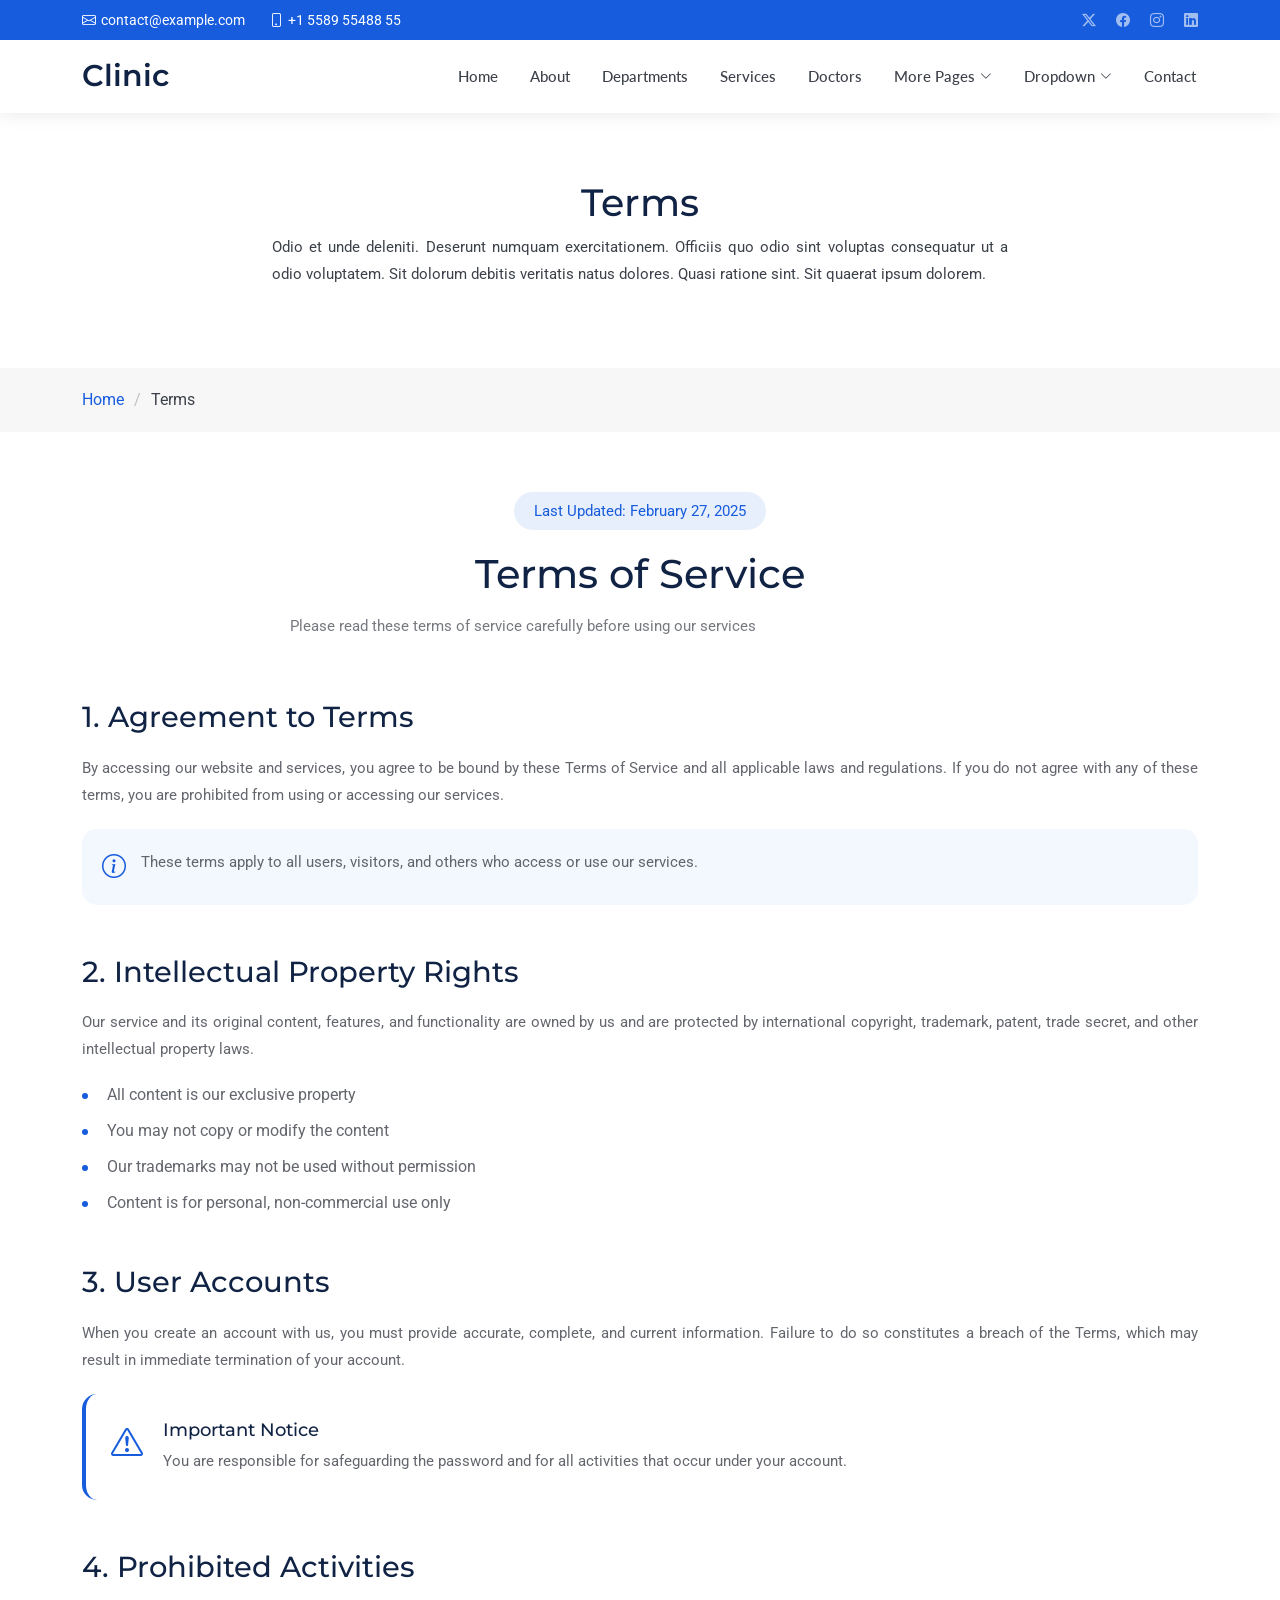
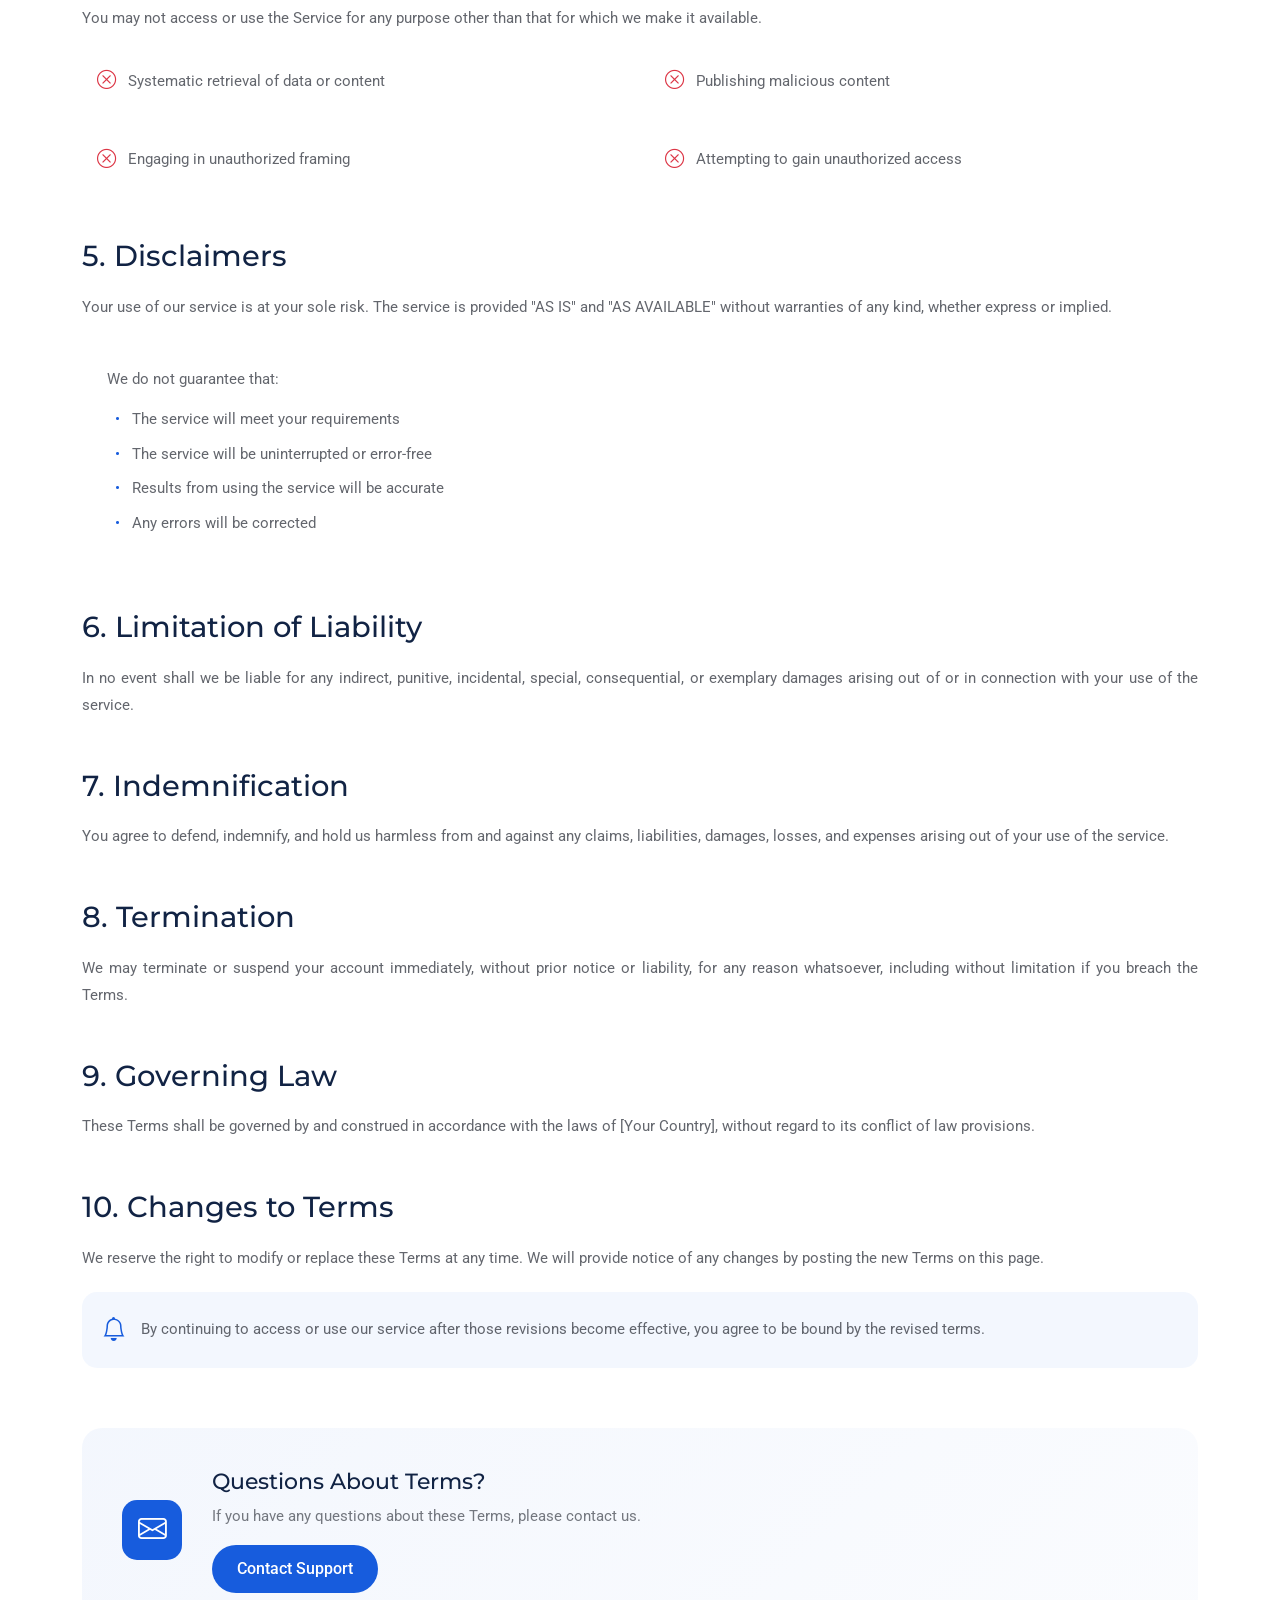
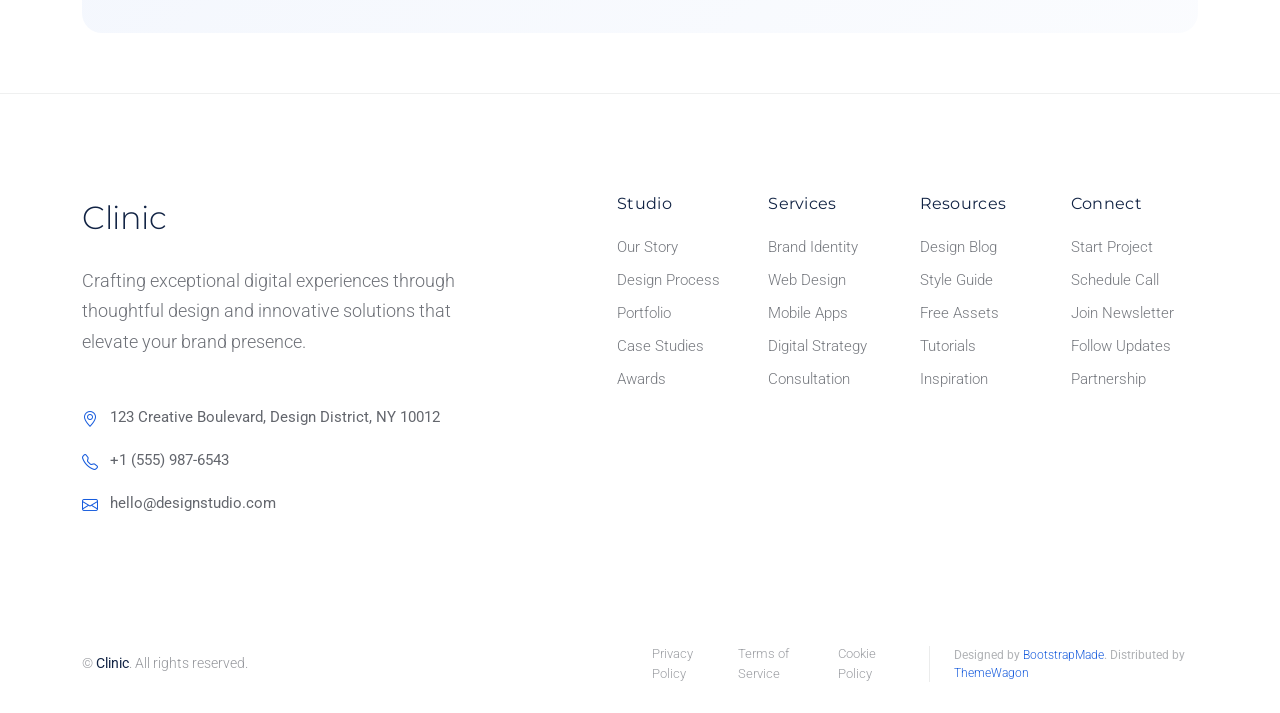
<file: terms.html>
<!DOCTYPE html>
<html lang="en">

<head>
  <meta charset="utf-8">
  <meta content="width=device-width, initial-scale=1.0" name="viewport">
  <title>Terms - Clinic Bootstrap Template</title>
  <meta name="description" content="">
  <meta name="keywords" content="">

  <!-- Favicons -->
  <link href="assets/img/favicon.png" rel="icon">
  <link href="assets/img/apple-touch-icon.png" rel="apple-touch-icon">

  <!-- Fonts -->
  <link href="https://fonts.googleapis.com" rel="preconnect">
  <link href="https://fonts.gstatic.com" rel="preconnect" crossorigin>
  <link
    href="https://fonts.googleapis.com/css2?family=Roboto:ital,wght@0,100;0,300;0,400;0,500;0,700;0,900;1,100;1,300;1,400;1,500;1,700;1,900&family=Montserrat:ital,wght@0,100;0,200;0,300;0,400;0,500;0,600;0,700;0,800;0,900;1,100;1,200;1,300;1,400;1,500;1,600;1,700;1,800;1,900&family=Lato:ital,wght@0,100;0,300;0,400;0,700;0,900;1,100;1,300;1,400;1,700;1,900&display=swap"
    rel="stylesheet">

  <!-- Vendor CSS Files -->
  <link href="assets/vendor/bootstrap/css/bootstrap.min.css" rel="stylesheet">
  <link href="assets/vendor/bootstrap-icons/bootstrap-icons.css" rel="stylesheet">
  <link href="assets/vendor/aos/aos.css" rel="stylesheet">
  <link href="assets/vendor/glightbox/css/glightbox.min.css" rel="stylesheet">
  <link href="assets/vendor/fontawesome-free/css/all.min.css" rel="stylesheet">
  <link href="assets/vendor/swiper/swiper-bundle.min.css" rel="stylesheet">

  <!-- Main CSS File -->
  <link href="assets/css/main.css" rel="stylesheet">

  <!-- =======================================================
  * Template Name: Clinic
  * Template URL: https://bootstrapmade.com/clinic-bootstrap-template/
  * Updated: Jul 23 2025 with Bootstrap v5.3.7
  * Author: BootstrapMade.com
  * License: https://bootstrapmade.com/license/
  ======================================================== -->
</head>

<body class="terms-page">

  <header id="header" class="header fixed-top">

    <div class="topbar d-flex align-items-center dark-background">
      <div class="container d-flex justify-content-center justify-content-md-between">
        <div class="contact-info d-flex align-items-center">
          <i class="bi bi-envelope d-flex align-items-center"><a
              href="mailto:contact@example.com">contact@example.com</a></i>
          <i class="bi bi-phone d-flex align-items-center ms-4"><span>+1 5589 55488 55</span></i>
        </div>
        <div class="social-links d-none d-md-flex align-items-center">
          <a href="#!" class="twitter"><i class="bi bi-twitter-x"></i></a>
          <a href="#!" class="facebook"><i class="bi bi-facebook"></i></a>
          <a href="#!" class="instagram"><i class="bi bi-instagram"></i></a>
          <a href="#!" class="linkedin"><i class="bi bi-linkedin"></i></a>
        </div>
      </div>
    </div><!-- End Top Bar -->

    <div class="branding d-flex align-items-cente">

      <div class="container position-relative d-flex align-items-center justify-content-between">
        <a href="index.html" class="logo d-flex align-items-center">
          <!-- Uncomment the line below if you also wish to use an image logo -->
          <!-- <img src="assets/img/logo.webp" alt=""> -->
          <h1 class="sitename">Clinic</h1>
        </a>

        <nav id="navmenu" class="navmenu">
          <ul>
            <li><a href="index.html">Home</a></li>
            <li><a href="about.html">About</a></li>
            <li><a href="departments.html">Departments</a></li>
            <li><a href="services.html">Services</a></li>
            <li><a href="doctors.html">Doctors</a></li>
            <li class="dropdown"><a href="#"><span>More Pages</span> <i
                  class="bi bi-chevron-down toggle-dropdown"></i></a>
              <ul>
                <li><a href="department-details.html">Department Details</a></li>
                <li><a href="service-details.html">Service Details</a></li>
                <li><a href="appointment.html">Appointment</a></li>
                <li><a href="testimonials.html">Testimonials</a></li>
                <li><a href="faq.html">Frequently Asked Questions</a></li>
                <li><a href="gallery.html">Gallery</a></li>
                <li><a href="terms.html" class="active">Terms</a></li>
                <li><a href="privacy.html">Privacy</a></li>
                <li><a href="404.html">404</a></li>
              </ul>
            </li>
            <li class="dropdown"><a href="#"><span>Dropdown</span> <i
                  class="bi bi-chevron-down toggle-dropdown"></i></a>
              <ul>
                <li><a href="#">Dropdown 1</a></li>
                <li class="dropdown"><a href="#"><span>Deep Dropdown</span> <i
                      class="bi bi-chevron-down toggle-dropdown"></i></a>
                  <ul>
                    <li><a href="#">Deep Dropdown 1</a></li>
                    <li><a href="#">Deep Dropdown 2</a></li>
                    <li><a href="#">Deep Dropdown 3</a></li>
                    <li><a href="#">Deep Dropdown 4</a></li>
                    <li><a href="#">Deep Dropdown 5</a></li>
                  </ul>
                </li>
                <li><a href="#">Dropdown 2</a></li>
                <li><a href="#">Dropdown 3</a></li>
                <li><a href="#">Dropdown 4</a></li>
              </ul>
            </li>
            <li><a href="contact.html">Contact</a></li>
          </ul>
          <i class="mobile-nav-toggle d-xl-none bi bi-list"></i>
        </nav>

      </div>

    </div>

  </header>

  <main class="main">

    <!-- Page Title -->
    <div class="page-title">
      <div class="heading">
        <div class="container">
          <div class="row d-flex justify-content-center text-center">
            <div class="col-lg-8">
              <h1 class="heading-title">Terms</h1>
              <p class="mb-0">
                Odio et unde deleniti. Deserunt numquam exercitationem. Officiis quo
                odio sint voluptas consequatur ut a odio voluptatem. Sit dolorum
                debitis veritatis natus dolores. Quasi ratione sint. Sit quaerat
                ipsum dolorem.
              </p>
            </div>
          </div>
        </div>
      </div>
      <nav class="breadcrumbs">
        <div class="container">
          <ol>
            <li><a href="index.html">Home</a></li>
            <li class="current">Terms</li>
          </ol>
        </div>
      </nav>
    </div><!-- End Page Title -->

    <!-- Terms Of Service Section -->
    <section id="terms-of-service" class="terms-of-service section">

      <div class="container" data-aos="fade-up">
        <!-- Page Header -->
        <div class="tos-header text-center" data-aos="fade-up">
          <span class="last-updated">Last Updated: February 27, 2025</span>
          <h2>Terms of Service</h2>
          <p>Please read these terms of service carefully before using our services</p>
        </div>

        <!-- Content -->
        <div class="tos-content" data-aos="fade-up" data-aos-delay="200">
          <!-- Agreement Section -->
          <div id="agreement" class="content-section">
            <h3>1. Agreement to Terms</h3>
            <p>By accessing our website and services, you agree to be bound by these Terms of Service and all applicable
              laws and regulations. If you do not agree with any of these terms, you are prohibited from using or
              accessing our services.</p>
            <div class="info-box">
              <i class="bi bi-info-circle"></i>
              <p>These terms apply to all users, visitors, and others who access or use our services.</p>
            </div>
          </div>

          <!-- Intellectual Property -->
          <div id="intellectual-property" class="content-section">
            <h3>2. Intellectual Property Rights</h3>
            <p>Our service and its original content, features, and functionality are owned by us and are protected by
              international copyright, trademark, patent, trade secret, and other intellectual property laws.</p>
            <ul class="list-items">
              <li>All content is our exclusive property</li>
              <li>You may not copy or modify the content</li>
              <li>Our trademarks may not be used without permission</li>
              <li>Content is for personal, non-commercial use only</li>
            </ul>
          </div>

          <!-- User Accounts -->
          <div id="user-accounts" class="content-section">
            <h3>3. User Accounts</h3>
            <p>When you create an account with us, you must provide accurate, complete, and current information. Failure
              to do so constitutes a breach of the Terms, which may result in immediate termination of your account.</p>
            <div class="alert-box">
              <i class="bi bi-exclamation-triangle"></i>
              <div class="alert-content">
                <h5>Important Notice</h5>
                <p>You are responsible for safeguarding the password and for all activities that occur under your
                  account.</p>
              </div>
            </div>
          </div>

          <!-- Prohibited Activities -->
          <div id="prohibited" class="content-section">
            <h3>4. Prohibited Activities</h3>
            <p>You may not access or use the Service for any purpose other than that for which we make it available.</p>
            <div class="prohibited-list">
              <div class="prohibited-item">
                <i class="bi bi-x-circle"></i>
                <span>Systematic retrieval of data or content</span>
              </div>
              <div class="prohibited-item">
                <i class="bi bi-x-circle"></i>
                <span>Publishing malicious content</span>
              </div>
              <div class="prohibited-item">
                <i class="bi bi-x-circle"></i>
                <span>Engaging in unauthorized framing</span>
              </div>
              <div class="prohibited-item">
                <i class="bi bi-x-circle"></i>
                <span>Attempting to gain unauthorized access</span>
              </div>
            </div>
          </div>

          <!-- Disclaimers -->
          <div id="disclaimer" class="content-section">
            <h3>5. Disclaimers</h3>
            <p>Your use of our service is at your sole risk. The service is provided "AS IS" and "AS AVAILABLE" without
              warranties of any kind, whether express or implied.</p>
            <div class="disclaimer-box">
              <p>We do not guarantee that:</p>
              <ul>
                <li>The service will meet your requirements</li>
                <li>The service will be uninterrupted or error-free</li>
                <li>Results from using the service will be accurate</li>
                <li>Any errors will be corrected</li>
              </ul>
            </div>
          </div>

          <!-- Limitation of Liability -->
          <div id="limitation" class="content-section">
            <h3>6. Limitation of Liability</h3>
            <p>In no event shall we be liable for any indirect, punitive, incidental, special, consequential, or
              exemplary damages arising out of or in connection with your use of the service.</p>
          </div>

          <!-- Indemnification -->
          <div id="indemnification" class="content-section">
            <h3>7. Indemnification</h3>
            <p>You agree to defend, indemnify, and hold us harmless from and against any claims, liabilities, damages,
              losses, and expenses arising out of your use of the service.</p>
          </div>

          <!-- Termination -->
          <div id="termination" class="content-section">
            <h3>8. Termination</h3>
            <p>We may terminate or suspend your account immediately, without prior notice or liability, for any reason
              whatsoever, including without limitation if you breach the Terms.</p>
          </div>

          <!-- Governing Law -->
          <div id="governing-law" class="content-section">
            <h3>9. Governing Law</h3>
            <p>These Terms shall be governed by and construed in accordance with the laws of [Your Country], without
              regard to its conflict of law provisions.</p>
          </div>

          <!-- Changes -->
          <div id="changes" class="content-section">
            <h3>10. Changes to Terms</h3>
            <p>We reserve the right to modify or replace these Terms at any time. We will provide notice of any changes
              by posting the new Terms on this page.</p>
            <div class="notice-box">
              <i class="bi bi-bell"></i>
              <p>By continuing to access or use our service after those revisions become effective, you agree to be
                bound by the revised terms.</p>
            </div>
          </div>
        </div>

        <!-- Contact Section -->
        <div class="tos-contact" data-aos="fade-up" data-aos-delay="300">
          <div class="contact-box">
            <div class="contact-icon">
              <i class="bi bi-envelope"></i>
            </div>
            <div class="contact-content">
              <h4>Questions About Terms?</h4>
              <p>If you have any questions about these Terms, please contact us.</p>
              <a href="#!" class="contact-link">Contact Support</a>
            </div>
          </div>
        </div>
      </div>

    </section><!-- /Terms Of Service Section -->

  </main>

  <footer id="footer" class="footer-16 footer position-relative">

    <div class="container">

      <div class="footer-main" data-aos="fade-up" data-aos-delay="100">
        <div class="row align-items-start">

          <div class="col-lg-5">
            <div class="brand-section">
              <a href="index.html" class="logo d-flex align-items-center mb-4">
                <span class="sitename">Clinic</span>
              </a>
              <p class="brand-description">Crafting exceptional digital experiences through thoughtful design and
                innovative solutions that elevate your brand presence.</p>

              <div class="contact-info mt-5">
                <div class="contact-item">
                  <i class="bi bi-geo-alt"></i>
                  <span>123 Creative Boulevard, Design District, NY 10012</span>
                </div>
                <div class="contact-item">
                  <i class="bi bi-telephone"></i>
                  <span>+1 (555) 987-6543</span>
                </div>
                <div class="contact-item">
                  <i class="bi bi-envelope"></i>
                  <span>hello@designstudio.com</span>
                </div>
              </div>
            </div>
          </div>

          <div class="col-lg-7">
            <div class="footer-nav-wrapper">
              <div class="row">

                <div class="col-6 col-lg-3">
                  <div class="nav-column">
                    <h6>Studio</h6>
                    <nav class="footer-nav">
                      <a href="#!">Our Story</a>
                      <a href="#!">Design Process</a>
                      <a href="#!">Portfolio</a>
                      <a href="#!">Case Studies</a>
                      <a href="#!">Awards</a>
                    </nav>
                  </div>
                </div>

                <div class="col-6 col-lg-3">
                  <div class="nav-column">
                    <h6>Services</h6>
                    <nav class="footer-nav">
                      <a href="#!">Brand Identity</a>
                      <a href="#!">Web Design</a>
                      <a href="#!">Mobile Apps</a>
                      <a href="#!">Digital Strategy</a>
                      <a href="#!">Consultation</a>
                    </nav>
                  </div>
                </div>

                <div class="col-6 col-lg-3">
                  <div class="nav-column">
                    <h6>Resources</h6>
                    <nav class="footer-nav">
                      <a href="#!">Design Blog</a>
                      <a href="#!">Style Guide</a>
                      <a href="#!">Free Assets</a>
                      <a href="#!">Tutorials</a>
                      <a href="#!">Inspiration</a>
                    </nav>
                  </div>
                </div>

                <div class="col-6 col-lg-3">
                  <div class="nav-column">
                    <h6>Connect</h6>
                    <nav class="footer-nav">
                      <a href="#!">Start Project</a>
                      <a href="#!">Schedule Call</a>
                      <a href="#!">Join Newsletter</a>
                      <a href="#!">Follow Updates</a>
                      <a href="#!">Partnership</a>
                    </nav>
                  </div>
                </div>

              </div>
            </div>
          </div>

        </div>
      </div>

    </div>

    <div class="footer-bottom">
      <div class="container">
        <div class="bottom-content" data-aos="fade-up" data-aos-delay="300">
          <div class="row align-items-center">

            <div class="col-lg-6">
              <div class="copyright">
                <p>© <span class="sitename">Clinic</span>. All rights reserved.</p>
              </div>
            </div>

            <div class="col-lg-6">
              <div class="legal-links">
                <a href="#!">Privacy Policy</a>
                <a href="#!">Terms of Service</a>
                <a href="#!">Cookie Policy</a>
                <div class="credits">
                  <!-- All the links in the footer should remain intact. -->
                  <!-- You can delete the links only if you've purchased the pro version. -->
                  <!-- Licensing information: https://bootstrapmade.com/license/ -->
                  <!-- Purchase the pro version with working PHP/AJAX contact form: [buy-url] -->
                  Designed by <a href="https://bootstrapmade.com/">BootstrapMade</a>. Distributed by <a
                    href="https://themewagon.com" target="_blank">ThemeWagon</a>
                </div>
              </div>
            </div>

          </div>
        </div>
      </div>
    </div>

  </footer>

  <!-- Scroll Top -->
  <a href="#!" id="scroll-top" class="scroll-top d-flex align-items-center justify-content-center"><i
      class="bi bi-arrow-up-short"></i></a>

  <!-- Preloader -->
  <div id="preloader"></div>

  <!-- Vendor JS Files -->
  <script src="assets/vendor/bootstrap/js/bootstrap.bundle.min.js"></script>
  <script src="assets/vendor/php-email-form/validate.js"></script>
  <script src="assets/vendor/aos/aos.js"></script>
  <script src="assets/vendor/glightbox/js/glightbox.min.js"></script>
  <script src="assets/vendor/purecounter/purecounter_vanilla.js"></script>
  <script src="assets/vendor/swiper/swiper-bundle.min.js"></script>

  <!-- Main JS File -->
  <script src="assets/js/main.js"></script>

</body>

</html>
</file>
<file: assets/css/main.css>
/**
* Template Name: Clinic
* Template URL: https://bootstrapmade.com/clinic-bootstrap-template/
* Updated: Jul 23 2025 with Bootstrap v5.3.7
* Author: BootstrapMade.com
* License: https://bootstrapmade.com/license/
*/

@charset "UTF-8";

/*--------------------------------------------------------------
# Font & Color Variables
# Help: https://bootstrapmade.com/color-system/
--------------------------------------------------------------*/
/* Fonts */
:root {
  --default-font: "Roboto",  system-ui, -apple-system, "Segoe UI", Roboto, "Helvetica Neue", Arial, "Noto Sans", "Liberation Sans", sans-serif, "Apple Color Emoji", "Segoe UI Emoji", "Segoe UI Symbol", "Noto Color Emoji";
  --heading-font: "Montserrat",  sans-serif;
  --nav-font: "Lato",  sans-serif;
}

/* Global Colors - The following color variables are used throughout the website. Updating them here will change the color scheme of the entire website */
:root { 
  --background-color: #ffffff; /* Background color for the entire website, including individual sections */
  --default-color: #3c4049; /* Default color used for the majority of the text content across the entire website */
  --heading-color: #112344; /* Color for headings, subheadings and title throughout the website */
  --accent-color: #175cdd; /* Accent color that represents your brand on the website. It's used for buttons, links, and other elements that need to stand out */
  --surface-color: #ffffff; /* The surface color is used as a background of boxed elements within sections, such as cards, icon boxes, or other elements that require a visual separation from the global background. */
  --contrast-color: #ffffff; /* Contrast color for text, ensuring readability against backgrounds of accent, heading, or default colors. */
}

/* Nav Menu Colors - The following color variables are used specifically for the navigation menu. They are separate from the global colors to allow for more customization options */
:root {
  --nav-color: #3c4049;  /* The default color of the main navmenu links */
  --nav-hover-color: #175cdd; /* Applied to main navmenu links when they are hovered over or active */
  --nav-mobile-background-color: #ffffff; /* Used as the background color for mobile navigation menu */
  --nav-dropdown-background-color: #ffffff; /* Used as the background color for dropdown items that appear when hovering over primary navigation items */
  --nav-dropdown-color: #3c4049; /* Used for navigation links of the dropdown items in the navigation menu. */
  --nav-dropdown-hover-color: #175cdd; /* Similar to --nav-hover-color, this color is applied to dropdown navigation links when they are hovered over. */
}

/* Color Presets - These classes override global colors when applied to any section or element, providing reuse of the sam color scheme. */

.light-background {
  --background-color: #f4f8ff;
  --surface-color: #ffffff;
}

.dark-background {
  --background-color: #021418;
  --default-color: #ffffff;
  --heading-color: #ffffff;
  --surface-color: #11262a;
  --contrast-color: #ffffff;
}

/* Smooth scroll */
:root {
  scroll-behavior: smooth;
}

/*--------------------------------------------------------------
# General Styling & Shared Classes
--------------------------------------------------------------*/
body {
  color: var(--default-color);
  background-color: var(--background-color);
  font-family: var(--default-font);
}

a {
  color: var(--accent-color);
  text-decoration: none;
  transition: 0.3s;
}

a:hover {
  color: color-mix(in srgb, var(--accent-color), transparent 25%);
  text-decoration: none;
}

h1,
h2,
h3,
h4,
h5,
h6 {
  color: var(--heading-color);
  font-family: var(--heading-font);
}

/* PHP Email Form Messages
------------------------------*/
.php-email-form .error-message {
  display: none;
  background: #df1529;
  color: #ffffff;
  text-align: left;
  padding: 15px;
  margin-bottom: 24px;
  font-weight: 600;
}

.php-email-form .sent-message {
  display: none;
  color: #ffffff;
  background: #059652;
  text-align: center;
  padding: 15px;
  margin-bottom: 24px;
  font-weight: 600;
}

.php-email-form .loading {
  display: none;
  background: var(--surface-color);
  text-align: center;
  padding: 15px;
  margin-bottom: 24px;
}

.php-email-form .loading:before {
  content: "";
  display: inline-block;
  border-radius: 50%;
  width: 24px;
  height: 24px;
  margin: 0 10px -6px 0;
  border: 3px solid var(--accent-color);
  border-top-color: var(--surface-color);
  animation: php-email-form-loading 1s linear infinite;
}

@keyframes php-email-form-loading {
  0% {
    transform: rotate(0deg);
  }

  100% {
    transform: rotate(360deg);
  }
}

/*--------------------------------------------------------------
# Global Header
--------------------------------------------------------------*/
.header {
  --background-color: rgba(255, 255, 255, 0);
  color: var(--default-color);
  transition: all 0.5s;
  z-index: 997;
  background-color: var(--background-color);
  box-shadow: 0px 0 18px rgba(0, 0, 0, 0.1);
}

.header .topbar {
  background-color: var(--accent-color);
  height: 40px;
  padding: 0;
  font-size: 14px;
  transition: all 0.5s;
}

.header .topbar .contact-info i {
  font-style: normal;
  color: var(--contrast-color);
}

.header .topbar .contact-info i a,
.header .topbar .contact-info i span {
  padding-left: 5px;
  color: var(--contrast-color);
}

@media (max-width: 575px) {

  .header .topbar .contact-info i a,
  .header .topbar .contact-info i span {
    font-size: 13px;
  }
}

.header .topbar .contact-info i a {
  line-height: 0;
  transition: 0.3s;
}

.header .topbar .contact-info i a:hover {
  color: var(--contrast-color);
  text-decoration: underline;
}

.header .topbar .social-links a {
  color: color-mix(in srgb, var(--contrast-color), transparent 40%);
  line-height: 0;
  transition: 0.3s;
  margin-left: 20px;
}

.header .topbar .social-links a:hover {
  color: var(--contrast-color);
}

.header .branding {
  min-height: 60px;
  padding: 10px 0;
}

.header .logo {
  line-height: 1;
}

.header .logo img {
  max-height: 36px;
  margin-right: 8px;
}

.header .logo h1 {
  font-size: 30px;
  margin: 0;
  font-weight: 600;
  color: var(--heading-color);
}

.scrolled .header .topbar {
  height: 0;
  visibility: hidden;
  overflow: hidden;
}

/* Global Header on Scroll
------------------------------*/
.scrolled .header {
  --background-color: #ffffff;
}

/*--------------------------------------------------------------
# Navigation Menu
--------------------------------------------------------------*/
/* Desktop Navigation */
@media (min-width: 1200px) {
  .navmenu {
    padding: 0;
  }

  .navmenu ul {
    margin: 0;
    padding: 0;
    display: flex;
    list-style: none;
    align-items: center;
  }

  .navmenu li {
    position: relative;
  }

  .navmenu>ul>li {
    white-space: nowrap;
    padding: 15px 14px;
  }

  .navmenu>ul>li:last-child {
    padding-right: 0;
  }

  .navmenu a,
  .navmenu a:focus {
    color: var(--nav-color);
    font-size: 15px;
    padding: 0 2px;
    font-family: var(--nav-font);
    font-weight: 500;
    display: flex;
    align-items: center;
    justify-content: space-between;
    white-space: nowrap;
    transition: 0.3s;
    position: relative;
  }

  .navmenu a i,
  .navmenu a:focus i {
    font-size: 12px;
    line-height: 0;
    margin-left: 5px;
    transition: 0.3s;
  }

  .navmenu>ul>li>a:before {
    content: "";
    position: absolute;
    width: 100%;
    height: 2px;
    bottom: -6px;
    left: 0;
    background-color: var(--accent-color);
    visibility: hidden;
    width: 0px;
    transition: all 0.3s ease-in-out 0s;
  }

  .navmenu a:hover:before,
  .navmenu li:hover>a:before,
  .navmenu .active:before {
    visibility: visible;
    width: 100%;
  }

  .navmenu li:hover>a,
  .navmenu .active,
  .navmenu .active:focus {
    color: var(--nav-hover-color);
  }

  .navmenu .dropdown ul {
    margin: 0;
    padding: 10px 0;
    background: var(--nav-dropdown-background-color);
    display: block;
    position: absolute;
    visibility: hidden;
    left: 14px;
    top: 130%;
    opacity: 0;
    transition: 0.3s;
    border-radius: 4px;
    z-index: 99;
    box-shadow: 0px 0px 30px rgba(0, 0, 0, 0.1);
  }

  .navmenu .dropdown ul li {
    min-width: 200px;
  }

  .navmenu .dropdown ul a {
    padding: 10px 20px;
    font-size: 15px;
    text-transform: none;
    color: var(--nav-dropdown-color);
  }

  .navmenu .dropdown ul a i {
    font-size: 12px;
  }

  .navmenu .dropdown ul a:hover,
  .navmenu .dropdown ul .active:hover,
  .navmenu .dropdown ul li:hover>a {
    color: var(--nav-dropdown-hover-color);
  }

  .navmenu .dropdown:hover>ul {
    opacity: 1;
    top: 100%;
    visibility: visible;
  }

  .navmenu .dropdown .dropdown ul {
    top: 0;
    left: -90%;
    visibility: hidden;
  }

  .navmenu .dropdown .dropdown:hover>ul {
    opacity: 1;
    top: 0;
    left: -100%;
    visibility: visible;
  }
}

/* Mobile Navigation */
@media (max-width: 1199px) {
  .mobile-nav-toggle {
    color: var(--nav-color);
    font-size: 28px;
    line-height: 0;
    margin-right: 10px;
    cursor: pointer;
    transition: color 0.3s;
  }

  .navmenu {
    padding: 0;
    z-index: 9997;
  }

  .navmenu ul {
    display: none;
    list-style: none;
    position: absolute;
    inset: 60px 20px 20px 20px;
    padding: 10px 0;
    margin: 0;
    border-radius: 6px;
    background-color: var(--nav-mobile-background-color);
    border: 1px solid color-mix(in srgb, var(--default-color), transparent 90%);
    box-shadow: none;
    overflow-y: auto;
    transition: 0.3s;
    z-index: 9998;
  }

  .navmenu a,
  .navmenu a:focus {
    color: var(--nav-dropdown-color);
    padding: 10px 20px;
    font-family: var(--nav-font);
    font-size: 17px;
    font-weight: 500;
    display: flex;
    align-items: center;
    justify-content: space-between;
    white-space: nowrap;
    transition: 0.3s;
  }

  .navmenu a i,
  .navmenu a:focus i {
    font-size: 12px;
    line-height: 0;
    margin-left: 5px;
    width: 30px;
    height: 30px;
    display: flex;
    align-items: center;
    justify-content: center;
    border-radius: 50%;
    transition: 0.3s;
    background-color: color-mix(in srgb, var(--accent-color), transparent 90%);
  }

  .navmenu a i:hover,
  .navmenu a:focus i:hover {
    background-color: var(--accent-color);
    color: var(--contrast-color);
  }

  .navmenu a:hover,
  .navmenu .active,
  .navmenu .active:focus {
    color: var(--nav-dropdown-hover-color);
  }

  .navmenu .active i,
  .navmenu .active:focus i {
    background-color: var(--accent-color);
    color: var(--contrast-color);
    transform: rotate(180deg);
  }

  .navmenu .dropdown ul {
    position: static;
    display: none;
    z-index: 99;
    padding: 10px 0;
    margin: 10px 20px;
    background-color: var(--nav-dropdown-background-color);
    transition: all 0.5s ease-in-out;
  }

  .navmenu .dropdown ul ul {
    background-color: rgba(33, 37, 41, 0.1);
  }

  .navmenu .dropdown>.dropdown-active {
    display: block;
    background-color: rgba(33, 37, 41, 0.03);
  }

  .mobile-nav-active {
    overflow: hidden;
  }

  .mobile-nav-active .mobile-nav-toggle {
    color: #fff;
    position: absolute;
    font-size: 32px;
    top: 15px;
    right: 15px;
    margin-right: 0;
    z-index: 9999;
  }

  .mobile-nav-active .navmenu {
    position: fixed;
    overflow: hidden;
    inset: 0;
    background: rgba(33, 37, 41, 0.8);
    transition: 0.3s;
  }

  .mobile-nav-active .navmenu>ul {
    display: block;
  }
}

/*--------------------------------------------------------------
# Global Footer
--------------------------------------------------------------*/
.footer-16 {
  background: var(--background-color);
  color: var(--default-color);
  font-size: 15px;
  padding: 100px 0 0;
  border-top: 1px solid color-mix(in srgb, var(--default-color), transparent 92%);
}

.footer-16 .footer-main {
  margin-bottom: 80px;
}

.footer-16 .brand-section .logo {
  text-decoration: none;
}

.footer-16 .brand-section .logo .sitename {
  font-family: var(--heading-font);
  font-size: 32px;
  font-weight: 300;
  color: var(--heading-color);
  letter-spacing: -0.5px;
}

.footer-16 .brand-section .brand-description {
  font-size: 18px;
  line-height: 1.7;
  color: color-mix(in srgb, var(--default-color), transparent 25%);
  font-weight: 300;
  max-width: 380px;
  margin: 0;
}

.footer-16 .brand-section .contact-info .contact-item {
  display: flex;
  align-items: flex-start;
  margin-bottom: 16px;
  font-size: 15px;
  color: color-mix(in srgb, var(--default-color), transparent 20%);
}

.footer-16 .brand-section .contact-info .contact-item i {
  font-size: 16px;
  color: var(--accent-color);
  margin-right: 12px;
  margin-top: 3px;
  flex-shrink: 0;
}

.footer-16 .brand-section .contact-info .contact-item span {
  line-height: 1.6;
}

.footer-16 .footer-nav-wrapper {
  padding-left: 60px;
}

@media (max-width: 991px) {
  .footer-16 .footer-nav-wrapper {
    padding-left: 0;
    margin-top: 50px;
  }
}

.footer-16 .nav-column {
  margin-bottom: 40px;
}

.footer-16 .nav-column h6 {
  font-family: var(--heading-font);
  font-size: 16px;
  font-weight: 400;
  color: var(--heading-color);
  margin-bottom: 24px;
  letter-spacing: 0.3px;
}

.footer-16 .nav-column .footer-nav {
  display: flex;
  flex-direction: column;
  gap: 12px;
}

.footer-16 .nav-column .footer-nav a {
  color: color-mix(in srgb, var(--default-color), transparent 30%);
  text-decoration: none;
  font-size: 15px;
  font-weight: 300;
  transition: all 0.3s ease;
  line-height: 1.4;
}

.footer-16 .nav-column .footer-nav a:hover {
  color: var(--accent-color);
  transform: translateX(4px);
}

.footer-16 .footer-social {
  padding: 50px 0;
  border-top: 1px solid color-mix(in srgb, var(--default-color), transparent 94%);
  border-bottom: 1px solid color-mix(in srgb, var(--default-color), transparent 94%);
}

.footer-16 .footer-social .newsletter-section h5 {
  font-family: var(--heading-font);
  font-size: 20px;
  font-weight: 300;
  color: var(--heading-color);
  margin-bottom: 12px;
  letter-spacing: -0.2px;
}

.footer-16 .footer-social .newsletter-section p {
  font-size: 16px;
  color: color-mix(in srgb, var(--default-color), transparent 35%);
  margin: 0;
  line-height: 1.6;
  max-width: 340px;
}

.footer-16 .footer-social .social-section {
  display: flex;
  justify-content: flex-end;
}

@media (max-width: 991px) {
  .footer-16 .footer-social .social-section {
    justify-content: flex-start;
    margin-top: 30px;
  }
}

.footer-16 .footer-social .social-links {
  display: flex;
  gap: 32px;
  align-items: center;
}

@media (max-width: 576px) {
  .footer-16 .footer-social .social-links {
    gap: 20px;
    flex-wrap: wrap;
  }
}

.footer-16 .footer-social .social-links .social-link {
  display: flex;
  align-items: center;
  gap: 8px;
  text-decoration: none;
  color: color-mix(in srgb, var(--default-color), transparent 40%);
  font-size: 14px;
  font-weight: 400;
  transition: all 0.3s ease;
}

.footer-16 .footer-social .social-links .social-link i {
  font-size: 18px;
  transition: all 0.3s ease;
}

.footer-16 .footer-social .social-links .social-link span {
  transition: all 0.3s ease;
}

.footer-16 .footer-social .social-links .social-link:hover {
  color: var(--accent-color);
  transform: translateY(-2px);
}

.footer-16 .footer-social .social-links .social-link:hover i {
  transform: scale(1.1);
}

.footer-16 .footer-bottom {
  padding: 30px 0;
}

.footer-16 .footer-bottom .copyright p {
  margin: 0;
  font-size: 14px;
  color: color-mix(in srgb, var(--default-color), transparent 45%);
  font-weight: 300;
}

.footer-16 .footer-bottom .copyright p .sitename {
  color: var(--heading-color);
  font-weight: 400;
}

.footer-16 .footer-bottom .legal-links {
  display: flex;
  align-items: center;
  justify-content: flex-end;
  gap: 24px;
}

@media (max-width: 991px) {
  .footer-16 .footer-bottom .legal-links {
    justify-content: flex-start;
    margin-top: 20px;
    flex-wrap: wrap;
  }
}

.footer-16 .footer-bottom .legal-links a {
  font-size: 13px;
  color: color-mix(in srgb, var(--default-color), transparent 50%);
  text-decoration: none;
  font-weight: 300;
  transition: color 0.3s ease;
}

.footer-16 .footer-bottom .legal-links a:hover {
  color: var(--accent-color);
}

.footer-16 .footer-bottom .legal-links .credits {
  font-size: 12px;
  color: color-mix(in srgb, var(--default-color), transparent 60%);
  margin-left: 8px;
  padding-left: 24px;
  border-left: 1px solid color-mix(in srgb, var(--default-color), transparent 90%);
}

@media (max-width: 576px) {
  .footer-16 .footer-bottom .legal-links .credits {
    margin-left: 0;
    padding-left: 0;
    border-left: none;
    width: 100%;
    margin-top: 12px;
  }
}

.footer-16 .footer-bottom .legal-links .credits a {
  color: var(--accent-color);
  font-size: 12px;
}

.footer-16 .footer-bottom .legal-links .credits a:hover {
  text-decoration: underline;
}

@media (max-width: 768px) {
  .footer-16 {
    padding: 70px 0 0;
  }

  .footer-16 .brand-section {
    text-align: center;
    margin-bottom: 50px;
  }

  .footer-16 .brand-section .brand-description {
    max-width: none;
  }

  .footer-16 .brand-section .contact-info {
    text-align: left;
    display: inline-block;
  }

  .footer-16 .footer-nav-wrapper .nav-column {
    text-align: left;
  }

  .footer-16 .footer-nav-wrapper .nav-column h6 {
    margin-bottom: 16px;
  }

  .footer-16 .footer-nav-wrapper .nav-column .footer-nav {
    gap: 10px;
  }

  .footer-16 .footer-social {
    text-align: center;
  }

  .footer-16 .footer-social .newsletter-section p {
    max-width: none;
  }

  .footer-16 .footer-social .social-links {
    justify-content: center;
  }

  .footer-16 .footer-bottom {
    text-align: center;
  }

  .footer-16 .footer-bottom .legal-links {
    justify-content: center;
  }
}

/*--------------------------------------------------------------
# Preloader
--------------------------------------------------------------*/
#preloader {
  position: fixed;
  inset: 0;
  z-index: 9999;
  overflow: hidden;
  background-color: var(--background-color);
  transition: all 0.6s ease-out;
  width: 100%;
  height: 100vh;
}

#preloader:before,
#preloader:after {
  content: "";
  position: absolute;
  border: 4px solid var(--accent-color);
  border-radius: 50%;
  animation: animate-preloader 2s cubic-bezier(0, 0.2, 0.8, 1) infinite;
}

#preloader:after {
  animation-delay: -0.5s;
}

@keyframes animate-preloader {
  0% {
    width: 10px;
    height: 10px;
    top: calc(50% - 5px);
    left: calc(50% - 5px);
    opacity: 1;
  }

  100% {
    width: 72px;
    height: 72px;
    top: calc(50% - 36px);
    left: calc(50% - 36px);
    opacity: 0;
  }
}

/*--------------------------------------------------------------
# Scroll Top Button
--------------------------------------------------------------*/
.scroll-top {
  position: fixed;
  visibility: hidden;
  opacity: 0;
  right: 15px;
  bottom: -15px;
  z-index: 99999;
  background-color: var(--accent-color);
  width: 44px;
  height: 44px;
  border-radius: 50px;
  transition: all 0.4s;
}

.scroll-top i {
  font-size: 24px;
  color: var(--contrast-color);
  line-height: 0;
}

.scroll-top:hover {
  background-color: color-mix(in srgb, var(--accent-color), transparent 20%);
  color: var(--contrast-color);
}

.scroll-top.active {
  visibility: visible;
  opacity: 1;
  bottom: 15px;
}

/*--------------------------------------------------------------
# Disable aos animation delay on mobile devices
--------------------------------------------------------------*/
@media screen and (max-width: 768px) {
  [data-aos-delay] {
    transition-delay: 0 !important;
  }
}

/*--------------------------------------------------------------
# Global Page Titles & Breadcrumbs
--------------------------------------------------------------*/
.page-title {
  color: var(--default-color);
  background-color: var(--background-color);
  position: relative;
  padding-top: 100px;
}

.page-title .heading {
  padding: 80px 0;
}

.page-title .heading h1 {
  font-size: 38px;
  font-weight: 500;
}

.page-title nav {
  background-color: color-mix(in srgb, var(--default-color), transparent 96%);
  padding: 20px 0;
}

.page-title nav ol {
  display: flex;
  flex-wrap: wrap;
  list-style: none;
  padding: 0;
  margin: 0;
  font-size: 16px;
  font-weight: 400;
}

.page-title nav ol li+li {
  padding-left: 10px;
}

.page-title nav ol li+li::before {
  content: "/";
  display: inline-block;
  padding-right: 10px;
  color: color-mix(in srgb, var(--default-color), transparent 70%);
}

/*--------------------------------------------------------------
# Global Sections
--------------------------------------------------------------*/
section,
.section {
  color: var(--default-color);
  background-color: var(--background-color);
  padding: 60px 0;
  scroll-margin-top: 90px;
  overflow: clip;
}

@media (max-width: 1199px) {

  section,
  .section {
    scroll-margin-top: 66px;
  }
}

/*--------------------------------------------------------------
# Global Section Titles
--------------------------------------------------------------*/
.section-title {
  text-align: center;
  padding-bottom: 60px;
  position: relative;
}

.section-title h2 {
  font-size: 32px;
  font-weight: 500;
  margin-bottom: 20px;
  padding-bottom: 20px;
  position: relative;
}

.section-title h2:before {
  content: "";
  position: absolute;
  display: block;
  width: 160px;
  height: 1px;
  background: color-mix(in srgb, var(--default-color), transparent 60%);
  left: 0;
  right: 0;
  bottom: 1px;
  margin: auto;
}

.section-title h2::after {
  content: "";
  position: absolute;
  display: block;
  width: 60px;
  height: 3px;
  background: var(--accent-color);
  left: 0;
  right: 0;
  bottom: 0;
  margin: auto;
}

.section-title p {
  margin-bottom: 0;
}

/*--------------------------------------------------------------
# Hero Section
--------------------------------------------------------------*/
.hero {
  position: relative;
  min-height: 100vh;
  display: flex;
  align-items: center;
  background: linear-gradient(135deg, var(--surface-color) 0%, color-mix(in srgb, var(--accent-color), transparent 95%) 100%);
  overflow: hidden;
}

.hero::before {
  content: "";
  position: absolute;
  top: 0;
  left: 0;
  right: 0;
  bottom: 0;
  background: url("../img/bg/abstract-bg-3.webp") center/cover;
  opacity: 0.08;
  z-index: 0;
}

.hero .container {
  position: relative;
  z-index: 1;
}

.hero .hero-content {
  padding: 2rem 0;
}

.hero .hero-content .trust-badges {
  display: flex;
  gap: 1.5rem;
  flex-wrap: wrap;
}

.hero .hero-content .trust-badges .badge-item {
  display: flex;
  align-items: center;
  gap: 0.5rem;
  padding: 0.5rem 1rem;
  background: color-mix(in srgb, var(--accent-color), transparent 90%);
  border-radius: 50px;
  color: var(--accent-color);
  font-size: 0.875rem;
  font-weight: 500;
}

.hero .hero-content .trust-badges .badge-item i {
  font-size: 1rem;
}

@media (max-width: 576px) {
  .hero .hero-content .trust-badges {
    gap: 0.75rem;
  }

  .hero .hero-content .trust-badges .badge-item {
    font-size: 0.75rem;
    padding: 0.4rem 0.8rem;
  }
}

.hero .hero-content h1 {
  font-size: 3.5rem;
  font-weight: 700;
  line-height: 1.2;
  margin: 1.5rem 0;
  color: var(--heading-color);
}

.hero .hero-content h1 .highlight {
  color: var(--accent-color);
  position: relative;
}

.hero .hero-content h1 .highlight::after {
  content: "";
  position: absolute;
  bottom: 0;
  left: 0;
  right: 0;
  height: 3px;
  background: var(--accent-color);
  border-radius: 2px;
}

@media (max-width: 992px) {
  .hero .hero-content h1 {
    font-size: 2.5rem;
  }
}

@media (max-width: 576px) {
  .hero .hero-content h1 {
    font-size: 2rem;
  }
}

.hero .hero-content .hero-description {
  font-size: 1.125rem;
  line-height: 1.7;
  color: color-mix(in srgb, var(--default-color), transparent 20%);
  margin-bottom: 2rem;
  max-width: 500px;
}

.hero .hero-content .hero-stats {
  display: flex;
  gap: 2rem;
}

.hero .hero-content .hero-stats .stat-item {
  text-align: left;
}

.hero .hero-content .hero-stats .stat-item h3 {
  font-size: 2rem;
  font-weight: 700;
  color: var(--accent-color);
  margin: 0;
  line-height: 1;
}

.hero .hero-content .hero-stats .stat-item p {
  color: color-mix(in srgb, var(--default-color), transparent 30%);
  margin: 0.25rem 0 0 0;
  font-size: 0.875rem;
  font-weight: 500;
}

@media (max-width: 576px) {
  .hero .hero-content .hero-stats {
    gap: 1rem;
  }

  .hero .hero-content .hero-stats .stat-item h3 {
    font-size: 1.5rem;
  }
}

.hero .hero-content .hero-actions {
  display: flex;
  gap: 1rem;
  align-items: center;
  margin-bottom: 2rem;
}

.hero .hero-content .hero-actions .btn {
  padding: 1rem 2rem;
  font-weight: 600;
  border-radius: 50px;
  text-decoration: none;
  display: inline-flex;
  align-items: center;
  transition: all 0.3s ease;
  border: 2px solid transparent;
}

.hero .hero-content .hero-actions .btn.btn-primary {
  background: var(--accent-color);
  color: var(--contrast-color);
}

.hero .hero-content .hero-actions .btn.btn-primary:hover {
  background: color-mix(in srgb, var(--accent-color), black 10%);
  transform: translateY(-2px);
}

.hero .hero-content .hero-actions .btn.btn-outline {
  color: var(--accent-color);
  border-color: var(--accent-color);
  background: transparent;
}

.hero .hero-content .hero-actions .btn.btn-outline:hover {
  background: var(--accent-color);
  color: var(--contrast-color);
}

@media (max-width: 576px) {
  .hero .hero-content .hero-actions {
    flex-direction: column;
    align-items: stretch;
  }

  .hero .hero-content .hero-actions .btn {
    text-align: center;
    justify-content: center;
  }
}

.hero .hero-content .emergency-contact {
  display: flex;
  align-items: center;
  gap: 1rem;
  padding: 1rem;
  background: color-mix(in srgb, var(--surface-color), transparent 50%);
  border: 1px solid color-mix(in srgb, var(--accent-color), transparent 80%);
  border-radius: 12px;
  backdrop-filter: blur(10px);
}

.hero .hero-content .emergency-contact .emergency-icon {
  width: 50px;
  height: 50px;
  background: var(--accent-color);
  color: var(--contrast-color);
  border-radius: 50%;
  display: flex;
  align-items: center;
  justify-content: center;
  font-size: 1.25rem;
}

.hero .hero-content .emergency-contact .emergency-info small {
  display: block;
  color: color-mix(in srgb, var(--default-color), transparent 40%);
  font-size: 0.75rem;
  margin-bottom: 0.25rem;
}

.hero .hero-content .emergency-contact .emergency-info strong {
  color: var(--heading-color);
  font-size: 1.125rem;
  font-weight: 600;
}

.hero .hero-visual {
  position: relative;
  height: 600px;
}

.hero .hero-visual .main-image {
  position: relative;
  height: 100%;
  border-radius: 20px;
  overflow: hidden;
  box-shadow: 0 20px 60px color-mix(in srgb, var(--default-color), transparent 85%);
}

.hero .hero-visual .main-image img {
  width: 100%;
  height: 100%;
  object-fit: cover;
}

.hero .hero-visual .main-image .floating-card {
  position: absolute;
  background: var(--surface-color);
  padding: 1.5rem;
  border-radius: 16px;
  box-shadow: 0 15px 40px color-mix(in srgb, var(--default-color), transparent 85%);
  backdrop-filter: blur(10px);
  border: 1px solid color-mix(in srgb, var(--default-color), transparent 90%);
}

.hero .hero-visual .main-image .floating-card.appointment-card {
  top: 20px;
  right: 20px;
  display: flex;
  align-items: center;
  gap: 1rem;
  min-width: 200px;
}

.hero .hero-visual .main-image .floating-card.appointment-card .card-icon {
  width: 50px;
  height: 50px;
  background: color-mix(in srgb, var(--accent-color), transparent 90%);
  color: var(--accent-color);
  border-radius: 12px;
  display: flex;
  align-items: center;
  justify-content: center;
  font-size: 1.25rem;
}

.hero .hero-visual .main-image .floating-card.appointment-card .card-content h6 {
  margin: 0 0 0.25rem 0;
  color: var(--heading-color);
  font-weight: 600;
  font-size: 0.875rem;
}

.hero .hero-visual .main-image .floating-card.appointment-card .card-content p {
  margin: 0 0 0.25rem 0;
  color: var(--default-color);
  font-weight: 600;
  font-size: 1rem;
}

.hero .hero-visual .main-image .floating-card.appointment-card .card-content small {
  color: color-mix(in srgb, var(--default-color), transparent 40%);
  font-size: 0.75rem;
}

.hero .hero-visual .main-image .floating-card.rating-card {
  bottom: 20px;
  left: 20px;
  text-align: center;
  min-width: 140px;
}

.hero .hero-visual .main-image .floating-card.rating-card .rating-stars {
  color: #ffc107;
  margin-bottom: 0.5rem;
}

.hero .hero-visual .main-image .floating-card.rating-card .rating-stars i {
  font-size: 1rem;
}

.hero .hero-visual .main-image .floating-card.rating-card h6 {
  margin: 0 0 0.25rem 0;
  color: var(--heading-color);
  font-weight: 700;
  font-size: 1.125rem;
}

.hero .hero-visual .main-image .floating-card.rating-card small {
  color: color-mix(in srgb, var(--default-color), transparent 40%);
  font-size: 0.75rem;
}

@media (max-width: 768px) {
  .hero .hero-visual .main-image .floating-card.appointment-card {
    right: 10px;
    top: 10px;
    padding: 1rem;
    min-width: 160px;
  }

  .hero .hero-visual .main-image .floating-card.rating-card {
    left: 10px;
    bottom: 10px;
    padding: 1rem;
    min-width: 120px;
  }
}

.hero .hero-visual .background-elements {
  position: absolute;
  top: 0;
  left: 0;
  right: 0;
  bottom: 0;
  z-index: -1;
}

.hero .hero-visual .background-elements .element {
  position: absolute;
  border-radius: 50%;
  background: var(--accent-color);
  opacity: 0.1;
}

.hero .hero-visual .background-elements .element.element-1 {
  width: 200px;
  height: 200px;
  top: -50px;
  left: -50px;
  animation: float1 6s ease-in-out infinite;
}

.hero .hero-visual .background-elements .element.element-2 {
  width: 150px;
  height: 150px;
  bottom: -30px;
  right: -30px;
  animation: float2 8s ease-in-out infinite;
}

.hero .hero-visual .background-elements .element.element-3 {
  width: 100px;
  height: 100px;
  top: 50%;
  left: -25px;
  transform: translateY(-50%);
  animation: float3 7s ease-in-out infinite;
}

@media (max-width: 992px) {
  .hero .hero-visual {
    height: 400px;
    margin-top: 2rem;
  }
}

@keyframes float1 {

  0%,
  100% {
    transform: translateY(0px) rotate(0deg);
  }

  50% {
    transform: translateY(-20px) rotate(180deg);
  }
}

@keyframes float2 {

  0%,
  100% {
    transform: translateY(0px) rotate(0deg);
  }

  50% {
    transform: translateY(-15px) rotate(-180deg);
  }
}

@keyframes float3 {

  0%,
  100% {
    transform: translateY(-50%) rotate(0deg);
  }

  50% {
    transform: translateY(-70%) rotate(180deg);
  }
}

/*--------------------------------------------------------------
# Home About Section
--------------------------------------------------------------*/
.home-about {
  padding: 100px 0;
  background-color: var(--surface-color);
}

.home-about .about-content .section-heading {
  font-size: 2.5rem;
  font-weight: 300;
  line-height: 1.3;
  margin-bottom: 1.5rem;
}

@media (max-width: 768px) {
  .home-about .about-content .section-heading {
    font-size: 2rem;
  }
}

.home-about .about-content .lead-text {
  font-size: 1.25rem;
  font-weight: 300;
  line-height: 1.7;
  color: color-mix(in srgb, var(--default-color), transparent 15%);
  margin-bottom: 1.5rem;
}

.home-about .about-content p {
  font-size: 1.1rem;
  line-height: 1.8;
  color: color-mix(in srgb, var(--default-color), transparent 20%);
  margin-bottom: 2.5rem;
}

.home-about .about-content .stats-grid {
  display: grid;
  grid-template-columns: repeat(3, 1fr);
  gap: 2rem;
  margin-bottom: 3rem;
}

@media (max-width: 576px) {
  .home-about .about-content .stats-grid {
    grid-template-columns: 1fr;
    gap: 1.5rem;
  }
}

.home-about .about-content .stats-grid .stat-item {
  text-align: center;
}

.home-about .about-content .stats-grid .stat-item .stat-number {
  font-size: 2.5rem;
  font-weight: 300;
  color: var(--accent-color);
  display: block;
  line-height: 1;
}

.home-about .about-content .stats-grid .stat-item .stat-number::after {
  content: "+";
  font-size: 1.5rem;
  margin-left: 2px;
}

.home-about .about-content .stats-grid .stat-item .stat-label {
  font-size: 0.95rem;
  color: color-mix(in srgb, var(--default-color), transparent 30%);
  margin-top: 0.5rem;
  font-weight: 400;
}

.home-about .about-content .cta-section {
  display: flex;
  align-items: center;
  gap: 2rem;
  flex-wrap: wrap;
}

.home-about .about-content .cta-section .btn-primary {
  background-color: var(--accent-color);
  color: var(--contrast-color);
  padding: 12px 30px;
  font-size: 1rem;
  font-weight: 400;
  text-decoration: none;
  border-radius: 6px;
  transition: all 0.3s ease;
}

.home-about .about-content .cta-section .btn-primary:hover {
  background-color: color-mix(in srgb, var(--accent-color), black 10%);
  transform: translateY(-2px);
  color: var(--contrast-color);
}

.home-about .about-content .cta-section .btn-secondary {
  color: var(--heading-color);
  text-decoration: none;
  font-weight: 500;
  display: flex;
  align-items: center;
  gap: 0.5rem;
  transition: all 0.3s ease;
}

.home-about .about-content .cta-section .btn-secondary i {
  font-size: 1.5rem;
  color: var(--accent-color);
}

.home-about .about-content .cta-section .btn-secondary:hover {
  color: var(--accent-color);
  transform: translateX(5px);
}

.home-about .about-visual {
  position: relative;
}

.home-about .about-visual .main-image {
  border-radius: 8px;
  overflow: hidden;
  box-shadow: 0 20px 60px color-mix(in srgb, var(--default-color), transparent 85%);
}

.home-about .about-visual .main-image img {
  width: 100%;
  height: auto;
  transition: transform 0.3s ease;
}

.home-about .about-visual .main-image:hover img {
  transform: scale(1.05);
}

.home-about .about-visual .floating-card {
  position: absolute;
  bottom: -30px;
  left: -30px;
  background-color: var(--surface-color);
  padding: 1.5rem;
  border-radius: 8px;
  box-shadow: 0 15px 40px color-mix(in srgb, var(--default-color), transparent 90%);
  border: 1px solid color-mix(in srgb, var(--default-color), transparent 92%);
}

@media (max-width: 768px) {
  .home-about .about-visual .floating-card {
    position: static;
    margin-top: 2rem;
    left: auto;
    bottom: auto;
  }
}

.home-about .about-visual .floating-card .card-content {
  display: flex;
  align-items: center;
  gap: 1rem;
}

.home-about .about-visual .floating-card .card-content .icon {
  background-color: color-mix(in srgb, var(--accent-color), transparent 90%);
  width: 50px;
  height: 50px;
  border-radius: 50%;
  display: flex;
  align-items: center;
  justify-content: center;
  flex-shrink: 0;
}

.home-about .about-visual .floating-card .card-content .icon i {
  color: var(--accent-color);
  font-size: 1.5rem;
}

.home-about .about-visual .floating-card .card-content .card-text h4 {
  font-size: 1rem;
  font-weight: 600;
  margin-bottom: 0.25rem;
  line-height: 1.2;
}

.home-about .about-visual .floating-card .card-content .card-text p {
  font-size: 0.875rem;
  color: color-mix(in srgb, var(--default-color), transparent 40%);
  margin: 0;
  line-height: 1.4;
}

.home-about .about-visual .experience-badge {
  position: absolute;
  top: 20px;
  right: -20px;
  background-color: var(--accent-color);
  color: var(--contrast-color);
  padding: 1.25rem;
  border-radius: 8px;
  text-align: center;
  box-shadow: 0 15px 40px color-mix(in srgb, var(--accent-color), transparent 70%);
}

@media (max-width: 768px) {
  .home-about .about-visual .experience-badge {
    position: static;
    margin-bottom: 2rem;
    right: auto;
    top: auto;
    display: inline-block;
  }
}

.home-about .about-visual .experience-badge .badge-content .years {
  display: block;
  font-size: 1.5rem;
  font-weight: 600;
  line-height: 1;
}

.home-about .about-visual .experience-badge .badge-content .text {
  display: block;
  font-size: 0.75rem;
  font-weight: 400;
  margin-top: 0.25rem;
  opacity: 0.9;
}

@media (max-width: 992px) {
  .home-about {
    padding: 80px 0;
  }

  .home-about .row {
    text-align: center;
  }

  .home-about .about-content .stats-grid {
    margin: 2rem 0;
  }
}

/*--------------------------------------------------------------
# Featured Departments Section
--------------------------------------------------------------*/
.featured-departments .specialty-card {
  background: var(--surface-color);
  border-radius: 20px;
  overflow: hidden;
  box-shadow: 0 8px 40px color-mix(in srgb, var(--default-color), transparent 92%);
  transition: all 0.4s ease;
  height: 100%;
  display: flex;
  flex-direction: column;
}

.featured-departments .specialty-card:hover {
  transform: translateY(-8px);
  box-shadow: 0 20px 60px color-mix(in srgb, var(--default-color), transparent 85%);
}

.featured-departments .specialty-content {
  padding: 40px;
  flex: 1;
  display: flex;
  flex-direction: column;
}

.featured-departments .specialty-meta {
  margin-bottom: 15px;
}

.featured-departments .specialty-meta .specialty-label {
  display: inline-block;
  background: color-mix(in srgb, var(--accent-color), transparent 90%);
  color: var(--accent-color);
  font-size: 12px;
  font-weight: 600;
  text-transform: uppercase;
  letter-spacing: 0.5px;
  padding: 8px 16px;
  border-radius: 20px;
}

.featured-departments h3 {
  font-size: 28px;
  font-weight: 300;
  color: var(--heading-color);
  margin-bottom: 20px;
  line-height: 1.3;
}

.featured-departments .specialty-card p {
  color: color-mix(in srgb, var(--default-color), transparent 25%);
  font-size: 16px;
  line-height: 1.7;
  margin-bottom: 25px;
  flex: 1;
}

.featured-departments .specialty-features {
  display: flex;
  flex-direction: column;
  gap: 12px;
  margin-bottom: 30px;
}

.featured-departments .specialty-features span {
  display: flex;
  align-items: center;
  gap: 10px;
  font-size: 14px;
  color: color-mix(in srgb, var(--default-color), transparent 15%);
}

.featured-departments .specialty-features span i {
  color: var(--accent-color);
  font-size: 16px;
}

.featured-departments .specialty-link {
  display: inline-flex;
  align-items: center;
  gap: 10px;
  color: var(--accent-color);
  font-weight: 400;
  font-size: 16px;
  text-decoration: none;
  transition: all 0.3s ease;
}

.featured-departments .specialty-link:hover {
  color: color-mix(in srgb, var(--accent-color), transparent 20%);
  transform: translateX(5px);
}

.featured-departments .specialty-link i {
  transition: transform 0.3s ease;
}

.featured-departments .specialty-link:hover i {
  transform: translateX(3px);
}

.featured-departments .specialty-visual {
  height: 250px;
  position: relative;
  overflow: hidden;
}

.featured-departments .specialty-visual img {
  width: 100%;
  height: 100%;
  object-fit: cover;
  transition: transform 0.4s ease;
}

.featured-departments .specialty-visual .visual-overlay {
  position: absolute;
  top: 20px;
  right: 20px;
  width: 50px;
  height: 50px;
  background: color-mix(in srgb, var(--contrast-color), transparent 10%);
  border-radius: 50%;
  display: flex;
  align-items: center;
  justify-content: center;
  backdrop-filter: blur(10px);
}

.featured-departments .specialty-visual .visual-overlay i {
  color: var(--accent-color);
  font-size: 24px;
}

.featured-departments .specialty-card:hover .specialty-visual img {
  transform: scale(1.08);
}

.featured-departments .department-highlight {
  background: var(--surface-color);
  border-radius: 16px;
  padding: 40px 30px;
  height: 100%;
  text-align: center;
  border: 1px solid color-mix(in srgb, var(--default-color), transparent 92%);
  transition: all 0.3s ease;
}

.featured-departments .department-highlight:hover {
  border-color: color-mix(in srgb, var(--accent-color), transparent 70%);
  transform: translateY(-3px);
}

.featured-departments .highlight-icon {
  width: 80px;
  height: 80px;
  background: linear-gradient(135deg, var(--accent-color), color-mix(in srgb, var(--accent-color), #667eea 30%));
  border-radius: 50%;
  display: flex;
  align-items: center;
  justify-content: center;
  margin: 0 auto 25px;
}

.featured-departments .highlight-icon i {
  color: var(--contrast-color);
  font-size: 32px;
}

.featured-departments h4 {
  font-size: 22px;
  font-weight: 400;
  color: var(--heading-color);
  margin-bottom: 15px;
}

.featured-departments .department-highlight p {
  color: color-mix(in srgb, var(--default-color), transparent 25%);
  font-size: 15px;
  line-height: 1.6;
  margin-bottom: 25px;
}

.featured-departments .highlight-list {
  list-style: none;
  padding: 0;
  margin: 0 0 30px 0;
}

.featured-departments .highlight-list li {
  padding: 8px 0;
  color: color-mix(in srgb, var(--default-color), transparent 20%);
  font-size: 14px;
  position: relative;
}

.featured-departments .highlight-list li:before {
  content: "→";
  color: var(--accent-color);
  font-weight: bold;
  margin-right: 10px;
}

.featured-departments .highlight-cta {
  color: var(--accent-color);
  text-decoration: none;
  font-weight: 500;
  font-size: 14px;
  transition: all 0.3s ease;
  text-transform: uppercase;
  letter-spacing: 0.5px;
}

.featured-departments .highlight-cta:hover {
  color: color-mix(in srgb, var(--accent-color), transparent 20%);
}

.featured-departments .emergency-banner {
  background: linear-gradient(135deg, var(--accent-color), color-mix(in srgb, var(--accent-color), #667eea 30%));
  border-radius: 20px;
  padding: 40px;
  margin-top: 60px;
  color: var(--contrast-color);
}

.featured-departments .emergency-banner h3 {
  color: var(--contrast-color);
  font-size: 28px;
  font-weight: 400;
  margin-bottom: 10px;
}

.featured-departments .emergency-banner p {
  color: color-mix(in srgb, var(--contrast-color), transparent 15%);
  font-size: 16px;
  line-height: 1.6;
  margin-bottom: 0;
}

.featured-departments .emergency-btn {
  display: inline-flex;
  align-items: center;
  gap: 12px;
  background: var(--contrast-color);
  color: var(--accent-color);
  padding: 16px 30px;
  border-radius: 50px;
  text-decoration: none;
  font-weight: 600;
  font-size: 16px;
  transition: all 0.3s ease;
}

.featured-departments .emergency-btn:hover {
  background: color-mix(in srgb, var(--contrast-color), transparent 10%);
  transform: translateY(-2px);
  color: var(--accent-color);
}

.featured-departments .emergency-btn i {
  font-size: 18px;
}

@media (max-width: 992px) {
  .featured-departments .specialty-card {
    flex-direction: column;
  }

  .featured-departments .specialty-visual {
    height: 200px;
    order: -1;
  }
}

@media (max-width: 768px) {
  .featured-departments .specialty-content {
    padding: 30px 25px;
  }

  .featured-departments h3 {
    font-size: 24px;
  }

  .featured-departments .department-highlight {
    padding: 30px 20px;
    text-align: center;
  }

  .featured-departments .highlight-icon {
    width: 60px;
    height: 60px;
    margin-bottom: 20px;
  }

  .featured-departments .highlight-icon i {
    font-size: 24px;
  }

  .featured-departments h4 {
    font-size: 20px;
  }

  .featured-departments .emergency-banner {
    padding: 30px 25px;
    text-align: center;
  }

  .featured-departments .emergency-banner h3 {
    font-size: 24px;
    margin-bottom: 15px;
  }

  .featured-departments .emergency-banner .emergency-btn {
    margin-top: 20px;
    padding: 14px 25px;
    font-size: 15px;
  }
}

/*--------------------------------------------------------------
# Featured Services Section
--------------------------------------------------------------*/
.featured-services {
  padding: 100px 0;
}

.featured-services .featured-service-main {
  height: 100%;
  display: flex;
  flex-direction: column;
}

.featured-services .service-image-wrapper {
  position: relative;
  height: 400px;
  overflow: hidden;
  border-radius: 8px;
}

.featured-services .service-image-wrapper img {
  width: 100%;
  height: 100%;
  object-fit: cover;
  transition: transform 0.5s ease;
}

.featured-services .service-image-wrapper:hover img {
  transform: scale(1.02);
}

.featured-services .service-overlay {
  position: absolute;
  top: 0;
  left: 0;
  right: 0;
  bottom: 0;
  background: linear-gradient(135deg, color-mix(in srgb, var(--accent-color), transparent 20%) 0%, transparent 70%);
  display: flex;
  align-items: flex-start;
  justify-content: flex-start;
  padding: 40px;
}

.featured-services .service-badge {
  background: var(--surface-color);
  padding: 16px 24px;
  border-radius: 50px;
  display: flex;
  align-items: center;
  gap: 12px;
  box-shadow: 0 8px 25px color-mix(in srgb, var(--default-color), transparent 90%);
}

.featured-services .service-badge i {
  font-size: 20px;
  color: var(--accent-color);
}

.featured-services .service-badge span {
  font-weight: 500;
  color: var(--heading-color);
  font-size: 14px;
}

.featured-services .service-details {
  padding: 40px 0 0 0;
}

.featured-services .service-details h2 {
  font-size: 32px;
  font-weight: 300;
  line-height: 1.3;
  margin-bottom: 24px;
  color: var(--heading-color);
}

.featured-services .service-details p {
  font-size: 16px;
  line-height: 1.7;
  color: color-mix(in srgb, var(--default-color), transparent 15%);
  margin-bottom: 32px;
}

.featured-services .main-cta {
  display: inline-flex;
  align-items: center;
  padding: 0;
  color: var(--accent-color);
  text-decoration: none;
  font-weight: 400;
  font-size: 16px;
  position: relative;
  transition: all 0.3s ease;
}

.featured-services .main-cta::after {
  content: "";
  position: absolute;
  bottom: -2px;
  left: 0;
  width: 100%;
  height: 1px;
  background: var(--accent-color);
  transition: transform 0.3s ease;
}

.featured-services .main-cta:hover {
  color: var(--heading-color);
}

.featured-services .main-cta:hover::after {
  transform: scaleX(1.1);
}

.featured-services .services-sidebar {
  height: 100%;
  display: flex;
  flex-direction: column;
  gap: 0;
  padding-left: 60px;
}

.featured-services .service-item {
  padding: 32px 0;
  border-bottom: 1px solid color-mix(in srgb, var(--default-color), transparent 92%);
  display: flex;
  gap: 20px;
  transition: all 0.3s ease;
}

.featured-services .service-item:last-child {
  border-bottom: none;
}

.featured-services .service-item:hover {
  transform: translateX(8px);
}

.featured-services .service-icon-wrapper {
  width: 50px;
  height: 50px;
  border-radius: 50%;
  background: color-mix(in srgb, var(--accent-color), transparent 92%);
  display: flex;
  align-items: center;
  justify-content: center;
  flex-shrink: 0;
  transition: all 0.3s ease;
}

.featured-services .service-icon-wrapper i {
  font-size: 20px;
  color: var(--accent-color);
  transition: all 0.3s ease;
}

.service-item:hover .featured-services .service-icon-wrapper {
  background: var(--accent-color);
  transform: scale(1.1);
}

.service-item:hover .featured-services .service-icon-wrapper i {
  color: var(--contrast-color);
}

.featured-services .service-info {
  flex: 1;
}

.featured-services .service-info h4 {
  font-size: 18px;
  font-weight: 400;
  margin-bottom: 8px;
  color: var(--heading-color);
  line-height: 1.4;
}

.featured-services .service-info p {
  font-size: 14px;
  line-height: 1.6;
  color: color-mix(in srgb, var(--default-color), transparent 30%);
  margin-bottom: 12px;
}

.featured-services .service-link {
  font-size: 13px;
  color: var(--accent-color);
  text-decoration: none;
  font-weight: 500;
  transition: all 0.3s ease;
}

.featured-services .service-link:hover {
  color: var(--heading-color);
}

.featured-services .specialties-grid {
  margin-top: 80px;
}

.featured-services .specialty-card {
  text-align: center;
  transition: transform 0.3s ease;
}

.featured-services .specialty-card:hover {
  transform: translateY(-5px);
}

.featured-services .specialty-card:hover .specialty-image img {
  transform: scale(1.05);
}

.featured-services .specialty-image {
  width: 120px;
  height: 120px;
  border-radius: 50%;
  overflow: hidden;
  margin: 0 auto 20px;
  position: relative;
}

.featured-services .specialty-image img {
  width: 100%;
  height: 100%;
  object-fit: cover;
  transition: transform 0.3s ease;
}

.featured-services .specialty-content h5 {
  font-size: 16px;
  font-weight: 400;
  color: var(--heading-color);
  margin-bottom: 8px;
}

.featured-services .specialty-content span {
  font-size: 13px;
  color: color-mix(in srgb, var(--default-color), transparent 40%);
  line-height: 1.5;
}

@media (max-width: 992px) {
  .featured-services .services-sidebar {
    padding-left: 0;
    margin-top: 40px;
  }

  .featured-services .service-details h2 {
    font-size: 28px;
  }
}

@media (max-width: 768px) {
  .featured-services {
    padding: 60px 0;
  }

  .featured-services .service-image-wrapper {
    height: 280px;
  }

  .featured-services .service-overlay {
    padding: 24px;
  }

  .featured-services .service-details {
    padding-top: 24px;
  }

  .featured-services .service-details h2 {
    font-size: 24px;
  }

  .featured-services .service-details p {
    font-size: 15px;
  }

  .featured-services .service-item {
    padding: 24px 0;
  }

  .featured-services .specialties-grid {
    margin-top: 50px;
  }

  .featured-services .specialty-image {
    width: 80px;
    height: 80px;
    margin-bottom: 16px;
  }

  .featured-services .specialty-content h5 {
    font-size: 14px;
  }

  .featured-services .specialty-content span {
    font-size: 12px;
  }
}

/*--------------------------------------------------------------
# Find A Doctor Section
--------------------------------------------------------------*/
.find-a-doctor .search-section {
  max-width: 100%;
  margin: 0 auto;
}

.find-a-doctor .search-section .search-title {
  font-size: 2.5rem;
  font-weight: 300;
  color: var(--heading-color);
  margin-bottom: 1rem;
  letter-spacing: -0.02em;
  line-height: 1.2;
}

.find-a-doctor .search-section .search-subtitle {
  font-size: 1.125rem;
  color: color-mix(in srgb, var(--default-color), transparent 20%);
  margin-bottom: 3rem;
  line-height: 1.6;
  font-weight: 300;
}

.find-a-doctor .search-section .search-form .search-input-group {
  display: flex;
  align-items: stretch;
  background: var(--surface-color);
  border-radius: 60px;
  padding: 8px;
  box-shadow: 0 20px 60px color-mix(in srgb, var(--default-color), transparent 94%);
  transition: all 0.4s ease;
}

.find-a-doctor .search-section .search-form .search-input-group:focus-within {
  box-shadow: 0 25px 80px color-mix(in srgb, var(--accent-color), transparent 90%);
}

.find-a-doctor .search-section .search-form .input-wrapper,
.find-a-doctor .search-section .search-form .select-wrapper {
  position: relative;
  flex: 1;
  display: flex;
  align-items: center;
}

.find-a-doctor .search-section .search-form .input-wrapper i,
.find-a-doctor .search-section .search-form .select-wrapper i {
  position: absolute;
  left: 20px;
  color: color-mix(in srgb, var(--default-color), transparent 40%);
  font-size: 1.1rem;
  z-index: 2;
}

.find-a-doctor .search-section .search-form .form-control,
.find-a-doctor .search-section .search-form .form-select {
  border: none;
  background: transparent;
  padding: 20px 20px 20px 50px;
  font-size: 1rem;
  color: var(--default-color);
  border-radius: 0;
}

.find-a-doctor .search-section .search-form .form-control:focus,
.find-a-doctor .search-section .search-form .form-select:focus {
  box-shadow: none;
  background: transparent;
}

.find-a-doctor .search-section .search-form .form-control::placeholder,
.find-a-doctor .search-section .search-form .form-select::placeholder {
  color: color-mix(in srgb, var(--default-color), transparent 50%);
  font-weight: 300;
}

.find-a-doctor .search-section .search-form .search-btn {
  background: var(--accent-color);
  color: var(--contrast-color);
  border: none;
  border-radius: 50px;
  padding: 18px 32px;
  font-weight: 500;
  font-size: 1rem;
  display: flex;
  align-items: center;
  gap: 8px;
  transition: all 0.3s ease;
  white-space: nowrap;
}

.find-a-doctor .search-section .search-form .search-btn:hover {
  background: color-mix(in srgb, var(--accent-color), black 10%);
  transform: translateY(-2px);
  box-shadow: 0 10px 25px color-mix(in srgb, var(--accent-color), transparent 70%);
}

.find-a-doctor .search-section .search-form .search-btn i {
  font-size: 1.1rem;
}

.find-a-doctor .doctors-grid {
  display: grid;
  grid-template-columns: repeat(auto-fit, minmax(350px, 1fr));
  gap: 2.5rem;
  margin-top: 4rem;
}

.find-a-doctor .doctor-profile {
  background: var(--surface-color);
  border-radius: 24px;
  padding: 2rem;
  transition: all 0.4s cubic-bezier(0.4, 0, 0.2, 1);
  border: 1px solid color-mix(in srgb, var(--default-color), transparent 95%);
}

.find-a-doctor .doctor-profile:hover {
  transform: translateY(-8px);
  box-shadow: 0 25px 60px color-mix(in srgb, var(--default-color), transparent 88%);
  border-color: color-mix(in srgb, var(--accent-color), transparent 80%);
}

.find-a-doctor .doctor-profile .profile-header {
  display: flex;
  align-items: flex-start;
  gap: 1.5rem;
  margin-bottom: 1.5rem;
}

.find-a-doctor .doctor-profile .profile-header .doctor-avatar {
  position: relative;
  flex-shrink: 0;
}

.find-a-doctor .doctor-profile .profile-header .doctor-avatar img {
  width: 80px;
  height: 80px;
  border-radius: 20px;
  object-fit: cover;
}

.find-a-doctor .doctor-profile .profile-header .doctor-avatar .status-indicator {
  position: absolute;
  bottom: -2px;
  right: -2px;
  width: 20px;
  height: 20px;
  border-radius: 50%;
  border: 3px solid var(--surface-color);
}

.find-a-doctor .doctor-profile .profile-header .doctor-avatar .status-indicator.available {
  background: #10b981;
}

.find-a-doctor .doctor-profile .profile-header .doctor-avatar .status-indicator.busy {
  background: #f59e0b;
}

.find-a-doctor .doctor-profile .profile-header .doctor-avatar .status-indicator.offline {
  background: color-mix(in srgb, var(--default-color), transparent 40%);
}

.find-a-doctor .doctor-profile .profile-header .doctor-details {
  flex: 1;
}

.find-a-doctor .doctor-profile .profile-header .doctor-details h4 {
  font-size: 1.375rem;
  font-weight: 500;
  color: var(--heading-color);
  margin-bottom: 0.5rem;
  line-height: 1.3;
}

.find-a-doctor .doctor-profile .profile-header .doctor-details .specialty-tag {
  display: inline-block;
  background: color-mix(in srgb, var(--accent-color), transparent 90%);
  color: var(--accent-color);
  font-size: 0.875rem;
  font-weight: 500;
  padding: 4px 12px;
  border-radius: 12px;
  margin-bottom: 0.75rem;
}

.find-a-doctor .doctor-profile .profile-header .doctor-details .experience-info {
  display: flex;
  align-items: center;
  gap: 0.5rem;
  color: color-mix(in srgb, var(--default-color), transparent 30%);
  font-size: 0.9rem;
}

.find-a-doctor .doctor-profile .profile-header .doctor-details .experience-info i {
  color: color-mix(in srgb, var(--accent-color), transparent 20%);
  font-size: 1rem;
}

.find-a-doctor .doctor-profile .rating-section {
  display: flex;
  align-items: center;
  gap: 1rem;
  margin-bottom: 1.5rem;
}

.find-a-doctor .doctor-profile .rating-section .stars {
  display: flex;
  gap: 2px;
}

.find-a-doctor .doctor-profile .rating-section .stars i {
  color: #fbbf24;
  font-size: 1rem;
}

.find-a-doctor .doctor-profile .rating-section .rating-score {
  font-weight: 600;
  font-size: 1.125rem;
  color: var(--heading-color);
}

.find-a-doctor .doctor-profile .rating-section .review-count {
  color: color-mix(in srgb, var(--default-color), transparent 40%);
  font-size: 0.875rem;
}

.find-a-doctor .doctor-profile .action-buttons {
  display: grid;
  grid-template-columns: 1fr 1fr;
  gap: 0.75rem;
}

.find-a-doctor .doctor-profile .action-buttons .btn-secondary,
.find-a-doctor .doctor-profile .action-buttons .btn-primary {
  padding: 12px 20px;
  border-radius: 12px;
  font-weight: 500;
  font-size: 0.9rem;
  text-align: center;
  text-decoration: none;
  transition: all 0.3s ease;
  border: 1px solid;
}

.find-a-doctor .doctor-profile .action-buttons .btn-secondary:hover,
.find-a-doctor .doctor-profile .action-buttons .btn-primary:hover {
  transform: translateY(-1px);
  text-decoration: none;
}

.find-a-doctor .doctor-profile .action-buttons .btn-secondary {
  background: transparent;
  color: var(--default-color);
  border-color: color-mix(in srgb, var(--default-color), transparent 80%);
}

.find-a-doctor .doctor-profile .action-buttons .btn-secondary:hover {
  background: color-mix(in srgb, var(--default-color), transparent 95%);
  color: var(--default-color);
  border-color: color-mix(in srgb, var(--default-color), transparent 70%);
}

.find-a-doctor .doctor-profile .action-buttons .btn-primary {
  background: var(--accent-color);
  color: var(--contrast-color);
  border-color: var(--accent-color);
}

.find-a-doctor .doctor-profile .action-buttons .btn-primary:hover {
  background: color-mix(in srgb, var(--accent-color), black 10%);
  border-color: color-mix(in srgb, var(--accent-color), black 10%);
  color: var(--contrast-color);
}

.find-a-doctor .btn-view-all {
  display: inline-flex;
  align-items: center;
  gap: 0.75rem;
  padding: 16px 32px;
  background: transparent;
  color: var(--accent-color);
  border: 2px solid var(--accent-color);
  border-radius: 50px;
  font-weight: 500;
  font-size: 1.1rem;
  text-decoration: none;
  transition: all 0.3s ease;
}

.find-a-doctor .btn-view-all:hover {
  background: var(--accent-color);
  color: var(--contrast-color);
  transform: translateY(-2px);
  text-decoration: none;
  box-shadow: 0 8px 25px color-mix(in srgb, var(--accent-color), transparent 70%);
}

.find-a-doctor .btn-view-all i {
  transition: transform 0.3s ease;
}

.find-a-doctor .btn-view-all:hover i {
  transform: translateX(4px);
}

@media (max-width: 768px) {
  .find-a-doctor .search-section .search-title {
    font-size: 2rem;
  }

  .find-a-doctor .search-section .search-subtitle {
    font-size: 1rem;
    margin-bottom: 2rem;
  }

  .find-a-doctor .search-section .search-input-group {
    flex-direction: column;
    gap: 1rem;
    padding: 1.5rem;
    border-radius: 24px;
  }

  .find-a-doctor .search-section .search-input-group .search-btn {
    border-radius: 16px;
    justify-content: center;
  }

  .find-a-doctor .search-section .search-input-group .form-control,
  .find-a-doctor .search-section .search-input-group .form-select {
    padding: 16px 20px;
  }

  .find-a-doctor .search-section .search-input-group .input-wrapper i,
  .find-a-doctor .search-section .search-input-group .select-wrapper i {
    display: none;
  }

  .find-a-doctor .doctors-grid {
    grid-template-columns: 1fr;
    gap: 1.5rem;
    margin-top: 2.5rem;
  }

  .find-a-doctor .doctor-profile {
    padding: 1.5rem;
  }

  .find-a-doctor .doctor-profile .profile-header {
    gap: 1rem;
  }

  .find-a-doctor .doctor-profile .profile-header .doctor-avatar img {
    width: 60px;
    height: 60px;
  }

  .find-a-doctor .doctor-profile .profile-header .doctor-details h4 {
    font-size: 1.25rem;
  }

  .find-a-doctor .doctor-profile .action-buttons {
    grid-template-columns: 1fr;
    gap: 0.5rem;
  }
}

@media (max-width: 576px) {
  .find-a-doctor .search-section .search-title {
    font-size: 1.75rem;
  }

  .find-a-doctor .doctor-profile {
    border-radius: 16px;
    padding: 1.25rem;
  }
}

/*--------------------------------------------------------------
# Call To Action Section
--------------------------------------------------------------*/
.call-to-action {
  padding: 120px 0 100px;
}

.call-to-action .hero-content {
  margin-bottom: 120px;
}

.call-to-action .hero-content .content-wrapper {
  padding-right: 40px;
}

@media (max-width: 992px) {
  .call-to-action .hero-content .content-wrapper {
    padding-right: 0;
    margin-bottom: 60px;
    text-align: center;
  }
}

.call-to-action .hero-content h1 {
  font-size: 3.5rem;
  font-weight: 300;
  line-height: 1.2;
  margin-bottom: 30px;
  color: var(--heading-color);
}

@media (max-width: 768px) {
  .call-to-action .hero-content h1 {
    font-size: 2.5rem;
  }
}

@media (max-width: 576px) {
  .call-to-action .hero-content h1 {
    font-size: 2rem;
  }
}

.call-to-action .hero-content p {
  font-size: 18px;
  line-height: 1.8;
  color: color-mix(in srgb, var(--default-color), transparent 25%);
  margin-bottom: 50px;
}

.call-to-action .hero-content .cta-wrapper {
  display: flex;
  flex-direction: column;
  gap: 20px;
}

@media (max-width: 992px) {
  .call-to-action .hero-content .cta-wrapper {
    align-items: center;
  }
}

.call-to-action .hero-content .cta-wrapper .primary-cta,
.call-to-action .hero-content .cta-wrapper .secondary-cta {
  display: inline-flex;
  align-items: center;
  text-decoration: none;
  font-weight: 400;
  font-size: 16px;
  transition: all 0.3s ease;
  width: fit-content;
}

.call-to-action .hero-content .cta-wrapper .primary-cta span,
.call-to-action .hero-content .cta-wrapper .secondary-cta span {
  margin-right: 8px;
}

.call-to-action .hero-content .cta-wrapper .primary-cta i,
.call-to-action .hero-content .cta-wrapper .secondary-cta i {
  font-size: 14px;
  transition: transform 0.3s ease;
}

.call-to-action .hero-content .cta-wrapper .primary-cta:hover i,
.call-to-action .hero-content .cta-wrapper .secondary-cta:hover i {
  transform: translateX(4px);
}

.call-to-action .hero-content .cta-wrapper .primary-cta {
  color: var(--accent-color);
  border-bottom: 1px solid var(--accent-color);
  padding-bottom: 2px;
}

.call-to-action .hero-content .cta-wrapper .primary-cta:hover {
  color: color-mix(in srgb, var(--accent-color), black 20%);
  border-color: color-mix(in srgb, var(--accent-color), black 20%);
}

.call-to-action .hero-content .cta-wrapper .secondary-cta {
  color: color-mix(in srgb, var(--default-color), transparent 40%);
}

.call-to-action .hero-content .cta-wrapper .secondary-cta:hover {
  color: var(--default-color);
}

.call-to-action .hero-content .image-container {
  position: relative;
}

.call-to-action .hero-content .image-container img {
  width: 100%;
  height: 500px;
  object-fit: cover;
  border-radius: 4px;
}

@media (max-width: 768px) {
  .call-to-action .hero-content .image-container img {
    height: 300px;
  }
}

.call-to-action .features-section {
  margin-bottom: 120px;
}

.call-to-action .features-section .feature-block {
  padding: 60px 40px;
  text-align: left;
  border-right: 1px solid color-mix(in srgb, var(--default-color), transparent 90%);
  height: 100%;
}

@media (max-width: 992px) {
  .call-to-action .features-section .feature-block {
    border-right: none;
    border-bottom: 1px solid color-mix(in srgb, var(--default-color), transparent 90%);
    text-align: center;
  }
}

.call-to-action .features-section .feature-block:last-child {
  border-right: none;
}

@media (max-width: 992px) {
  .call-to-action .features-section .feature-block:last-child {
    border-bottom: none;
  }
}

.call-to-action .features-section .feature-block .feature-icon {
  margin-bottom: 30px;
}

.call-to-action .features-section .feature-block .feature-icon i {
  font-size: 2.5rem;
  color: var(--accent-color);
}

.call-to-action .features-section .feature-block h3 {
  font-size: 1.4rem;
  font-weight: 400;
  margin-bottom: 20px;
  color: var(--heading-color);
}

.call-to-action .features-section .feature-block p {
  font-size: 15px;
  line-height: 1.7;
  color: color-mix(in srgb, var(--default-color), transparent 30%);
  margin-bottom: 0;
}

.call-to-action .contact-block {
  background-color: color-mix(in srgb, var(--accent-color), transparent 95%);
  padding: 60px 40px;
  border-radius: 4px;
}

.call-to-action .contact-block .contact-content h2 {
  font-size: 2rem;
  font-weight: 300;
  margin-bottom: 20px;
  color: var(--heading-color);
}

@media (max-width: 768px) {
  .call-to-action .contact-block .contact-content h2 {
    font-size: 1.6rem;
  }
}

.call-to-action .contact-block .contact-content p {
  font-size: 16px;
  line-height: 1.7;
  color: color-mix(in srgb, var(--default-color), transparent 25%);
  margin-bottom: 0;
}

@media (max-width: 992px) {
  .call-to-action .contact-block .contact-content p {
    margin-bottom: 30px;
  }
}

.call-to-action .contact-block .contact-actions {
  display: flex;
  flex-direction: column;
  align-items: flex-end;
  gap: 15px;
}

@media (max-width: 992px) {
  .call-to-action .contact-block .contact-actions {
    align-items: center;
  }
}

.call-to-action .contact-block .contact-actions .emergency-call {
  display: inline-flex;
  align-items: center;
  background-color: var(--accent-color);
  color: var(--contrast-color);
  padding: 15px 25px;
  border-radius: 4px;
  text-decoration: none;
  font-weight: 500;
  font-size: 16px;
  transition: all 0.3s ease;
}

.call-to-action .contact-block .contact-actions .emergency-call i {
  margin-right: 10px;
  font-size: 16px;
}

.call-to-action .contact-block .contact-actions .emergency-call:hover {
  background-color: color-mix(in srgb, var(--accent-color), black 15%);
  transform: translateY(-2px);
}

.call-to-action .contact-block .contact-actions .contact-link {
  color: color-mix(in srgb, var(--default-color), transparent 40%);
  text-decoration: none;
  font-size: 14px;
  transition: color 0.3s ease;
}

.call-to-action .contact-block .contact-actions .contact-link:hover {
  color: var(--default-color);
}

@media (max-width: 992px) {
  .call-to-action .contact-block {
    text-align: center;
  }
}

/*--------------------------------------------------------------
# About Section
--------------------------------------------------------------*/
.about {
  padding: 100px 0;
}

.about .about-content h2 {
  font-size: 2.8rem;
  font-weight: 300;
  margin-bottom: 2rem;
  line-height: 1.3;
}

.about .about-content p.lead {
  font-size: 1.25rem;
  font-weight: 300;
  color: color-mix(in srgb, var(--default-color), transparent 20%);
  margin-bottom: 2rem;
  line-height: 1.7;
}

.about .about-content p {
  font-size: 1.1rem;
  line-height: 1.8;
  margin-bottom: 3rem;
  color: color-mix(in srgb, var(--default-color), transparent 15%);
}

.about .stats-grid {
  display: grid;
  grid-template-columns: repeat(3, 1fr);
  gap: 2rem;
  margin-top: 2rem;
}

@media (max-width: 576px) {
  .about .stats-grid {
    grid-template-columns: 1fr;
    gap: 1.5rem;
  }
}

.about .stats-grid .stat-item {
  text-align: center;
  padding: 1.5rem;
  border-radius: 8px;
  background: color-mix(in srgb, var(--accent-color), transparent 95%);
  transition: transform 0.3s ease;
}

.about .stats-grid .stat-item:hover {
  transform: translateY(-5px);
}

.about .stats-grid .stat-item .stat-number {
  display: block;
  font-size: 2.5rem;
  font-weight: 300;
  color: var(--accent-color);
  margin-bottom: 0.5rem;
}

.about .stats-grid .stat-item .stat-label {
  font-size: 0.9rem;
  color: color-mix(in srgb, var(--default-color), transparent 30%);
  font-weight: 500;
}

.about .image-wrapper {
  position: relative;
}

.about .image-wrapper .main-image {
  border-radius: 12px;
  box-shadow: 0 20px 60px color-mix(in srgb, var(--default-color), transparent 85%);
}

.about .image-wrapper .floating-image {
  position: absolute;
  bottom: -30px;
  right: -30px;
  width: 200px;
  height: 200px;
  border-radius: 50%;
  overflow: hidden;
  border: 8px solid var(--surface-color);
  box-shadow: 0 15px 40px color-mix(in srgb, var(--default-color), transparent 80%);
}

@media (max-width: 768px) {
  .about .image-wrapper .floating-image {
    width: 150px;
    height: 150px;
    bottom: -20px;
    right: -20px;
    border-width: 6px;
  }
}

.about .image-wrapper .floating-image img {
  width: 100%;
  height: 100%;
  object-fit: cover;
}

.about .values-section {
  margin-top: 120px;
}

.about .values-section h3 {
  font-size: 2.2rem;
  font-weight: 300;
  margin-bottom: 1rem;
}

.about .values-section .section-description {
  font-size: 1.1rem;
  color: color-mix(in srgb, var(--default-color), transparent 30%);
  margin-bottom: 4rem;
  max-width: 600px;
  margin-left: auto;
  margin-right: auto;
  line-height: 1.7;
}

.about .values-section .value-item {
  text-align: center;
  padding: 2rem 1rem;
  transition: transform 0.3s ease;
}

.about .values-section .value-item:hover {
  transform: translateY(-5px);
}

.about .values-section .value-item .value-icon {
  width: 80px;
  height: 80px;
  border-radius: 50%;
  background: color-mix(in srgb, var(--accent-color), transparent 90%);
  display: flex;
  align-items: center;
  justify-content: center;
  margin: 0 auto 1.5rem;
  transition: all 0.3s ease;
}

.about .values-section .value-item .value-icon i {
  font-size: 2rem;
  color: var(--accent-color);
}

.about .values-section .value-item h4 {
  font-size: 1.3rem;
  font-weight: 400;
  margin-bottom: 1rem;
}

.about .values-section .value-item p {
  font-size: 1rem;
  line-height: 1.7;
  color: color-mix(in srgb, var(--default-color), transparent 25%);
  margin: 0;
}

.about .values-section .value-item:hover .value-icon {
  background: var(--accent-color);
  transform: scale(1.1);
}

.about .values-section .value-item:hover .value-icon i {
  color: var(--contrast-color);
}

.about .certifications-section {
  margin-top: 80px;
  padding: 4rem 0;
  background: color-mix(in srgb, var(--accent-color), transparent 98%);
  border-radius: 16px;
}

.about .certifications-section h3 {
  font-size: 2rem;
  font-weight: 300;
  margin-bottom: 1rem;
}

.about .certifications-section .section-description {
  font-size: 1.1rem;
  color: color-mix(in srgb, var(--default-color), transparent 30%);
  margin-bottom: 3rem;
  max-width: 500px;
  margin-left: auto;
  margin-right: auto;
  line-height: 1.7;
}

.about .certifications-section .certification-item {
  padding: 1.5rem;
  background: var(--surface-color);
  border-radius: 12px;
  text-align: center;
  transition: all 0.3s ease;
  height: 120px;
  display: flex;
  align-items: center;
  justify-content: center;
  margin-bottom: 2rem;
}

.about .certifications-section .certification-item:hover {
  transform: translateY(-5px);
  box-shadow: 0 10px 30px color-mix(in srgb, var(--default-color), transparent 85%);
}

.about .certifications-section .certification-item img {
  max-height: 60px;
  max-width: 100%;
  opacity: 0.7;
  transition: opacity 0.3s ease;
  filter: grayscale(100%);
}

.about .certifications-section .certification-item:hover img {
  opacity: 1;
  filter: grayscale(0%);
}

@media (max-width: 992px) {
  .about {
    padding: 80px 0;
  }

  .about .about-content {
    margin-bottom: 3rem;
  }

  .about .about-content h2 {
    font-size: 2.4rem;
  }

  .about .values-section {
    margin-top: 80px;
  }

  .about .image-wrapper .floating-image {
    position: relative;
    bottom: auto;
    right: auto;
    margin: 2rem auto 0;
    display: block;
  }
}

@media (max-width: 768px) {
  .about .about-content h2 {
    font-size: 2rem;
  }

  .about .stats-grid .stat-item .stat-number {
    font-size: 2rem;
  }

  .about .values-section .value-item {
    margin-bottom: 2rem;
  }

  .about .certifications-section {
    margin-top: 60px;
    padding: 3rem 1rem;
  }
}

/*--------------------------------------------------------------
# Departments Tabs Section
--------------------------------------------------------------*/
.departments-tabs .section-label {
  color: var(--accent-color);
  font-size: 14px;
  font-weight: 600;
  letter-spacing: 3px;
  text-transform: uppercase;
  margin-bottom: 0;
  display: block;
}

.departments-tabs .medical-specialties {
  margin-top: 3rem;
}

.departments-tabs .specialty-navigation {
  margin-bottom: 2rem;
}

.departments-tabs .specialty-navigation .nav-pills {
  flex-wrap: wrap;
  gap: 0;
  justify-content: center;
}

@media (max-width: 768px) {
  .departments-tabs .specialty-navigation .nav-pills {
    flex-direction: column;
    gap: 0.5rem;
  }
}

.departments-tabs .specialty-navigation .department-tab {
  background-color: color-mix(in srgb, var(--default-color), transparent 95%);
  border: none;
  border-radius: 0;
  color: var(--default-color);
  font-size: 1.2rem;
  font-weight: 600;
  padding: 2rem 1.5rem;
  position: relative;
  transition: all 0.3s ease;
  flex: 1;
  text-align: center;
}

@media (max-width: 992px) {
  .departments-tabs .specialty-navigation .department-tab {
    font-size: 1rem;
    padding: 1.5rem 1rem;
  }
}

@media (max-width: 768px) {
  .departments-tabs .specialty-navigation .department-tab {
    width: 100%;
    margin-bottom: 0;
  }
}

.departments-tabs .specialty-navigation .department-tab:hover {
  background-color: color-mix(in srgb, var(--accent-color), transparent 10%);
  color: var(--contrast-color);
  transform: translateY(-2px);
}

.departments-tabs .specialty-navigation .department-tab.active {
  background-color: var(--accent-color);
  color: var(--contrast-color);
}

.departments-tabs .specialty-navigation .department-tab.active::after {
  content: "";
  position: absolute;
  bottom: -12px;
  left: 50%;
  transform: translateX(-50%);
  width: 0;
  height: 0;
  border-left: 12px solid transparent;
  border-right: 12px solid transparent;
  border-top: 12px solid var(--accent-color);
}

@media (max-width: 768px) {
  .departments-tabs .specialty-navigation .department-tab.active::after {
    display: none;
  }
}

.departments-tabs .department-content {
  background-color: var(--surface-color);
  border-radius: 12px;
  box-shadow: 0 10px 30px color-mix(in srgb, var(--default-color), transparent 90%);
  padding: 3rem;
  margin-top: 1.5rem;
}

@media (max-width: 768px) {
  .departments-tabs .department-content {
    padding: 2rem 1.5rem;
  }
}

.departments-tabs .department-layout {
  align-items: stretch;
}

.departments-tabs .department-image {
  height: 100%;
  border-radius: 8px;
  overflow: hidden;
}

.departments-tabs .department-image img {
  height: 100%;
  object-fit: cover;
  transition: transform 0.3s ease;
}

.departments-tabs .department-image img:hover {
  transform: scale(1.05);
}

@media (max-width: 992px) {
  .departments-tabs .department-image {
    height: 300px;
    margin-bottom: 2rem;
  }
}

.departments-tabs .department-info {
  height: 100%;
  display: flex;
  flex-direction: column;
  justify-content: center;
}

@media (max-width: 992px) {
  .departments-tabs .department-info {
    height: auto;
  }
}

.departments-tabs .department-title {
  color: var(--heading-color);
  font-size: 2.2rem;
  font-weight: 700;
  margin-bottom: 1.5rem;
}

@media (max-width: 768px) {
  .departments-tabs .department-title {
    font-size: 1.8rem;
  }
}

.departments-tabs .department-description {
  color: color-mix(in srgb, var(--default-color), transparent 20%);
  font-size: 1.1rem;
  line-height: 1.6;
  margin-bottom: 2rem;
}

.departments-tabs .service-item {
  display: flex;
  align-items: flex-start;
  margin-bottom: 2rem;
  padding: 1rem;
  border-radius: 8px;
  transition: all 0.3s ease;
}

.departments-tabs .service-item:hover {
  background-color: color-mix(in srgb, var(--accent-color), transparent 95%);
  transform: translateY(-2px);
}

.departments-tabs .service-icon {
  background-color: var(--accent-color);
  border-radius: 50%;
  width: 60px;
  height: 60px;
  display: flex;
  align-items: center;
  justify-content: center;
  margin-right: 1rem;
  flex-shrink: 0;
}

.departments-tabs .service-icon i {
  color: var(--contrast-color);
  font-size: 1.5rem;
}

.departments-tabs .service-content {
  flex: 1;
}

.departments-tabs .service-content h4 {
  color: var(--heading-color);
  font-size: 1.1rem;
  font-weight: 600;
  margin-bottom: 0.5rem;
  text-transform: uppercase;
}

.departments-tabs .service-content p {
  color: color-mix(in srgb, var(--default-color), transparent 30%);
  font-size: 0.95rem;
  line-height: 1.5;
  margin-bottom: 0;
}

.departments-tabs .tab-pane {
  opacity: 0;
  transform: translateY(20px);
  transition: all 0.3s ease;
}

.departments-tabs .tab-pane.show.active {
  opacity: 1;
  transform: translateY(0);
}

/*--------------------------------------------------------------
# Departments Section
--------------------------------------------------------------*/
.departments .department-card {
  position: relative;
  background-color: var(--surface-color);
  border-radius: 8px;
  overflow: hidden;
  transition: all 0.4s ease;
  height: 100%;
  display: flex;
  flex-direction: column;
}

.departments .department-card:hover {
  transform: translateY(-8px);
  box-shadow: 0 15px 40px rgba(0, 0, 0, 0.08);
}

.departments .department-card:hover .department-image img {
  transform: scale(1.05);
}

.departments .department-card:hover .department-icon {
  transform: scale(1.1);
  color: var(--contrast-color);
  background: linear-gradient(135deg, var(--accent-color), color-mix(in srgb, var(--accent-color), var(--heading-color) 20%));
}

.departments .department-card:hover .learn-more {
  color: var(--accent-color);
}

.departments .department-card:hover .learn-more i {
  transform: translateX(5px);
}

.departments .department-icon {
  position: absolute;
  top: 20px;
  right: 20px;
  width: 60px;
  height: 60px;
  background-color: color-mix(in srgb, var(--accent-color), transparent 85%);
  border-radius: 12px;
  display: flex;
  align-items: center;
  justify-content: center;
  color: var(--accent-color);
  font-size: 24px;
  transition: all 0.4s ease;
  z-index: 2;
}

.departments .department-image {
  position: relative;
  height: 240px;
  overflow: hidden;
}

.departments .department-image img {
  width: 100%;
  height: 100%;
  object-fit: cover;
  transition: transform 0.4s ease;
}

.departments .department-content {
  padding: 30px 25px 25px;
  flex: 1;
  display: flex;
  flex-direction: column;
}

.departments .department-content h3 {
  font-size: 22px;
  font-weight: 300;
  margin-bottom: 15px;
  color: var(--heading-color);
  font-family: var(--heading-font);
  line-height: 1.3;
}

.departments .department-content p {
  color: color-mix(in srgb, var(--default-color), transparent 20%);
  font-size: 15px;
  line-height: 1.7;
  margin-bottom: 20px;
  flex: 1;
}

.departments .department-content .learn-more {
  display: inline-flex;
  align-items: center;
  gap: 8px;
  color: var(--heading-color);
  text-decoration: none;
  font-size: 14px;
  font-weight: 500;
  transition: all 0.3s ease;
  margin-top: auto;
}

.departments .department-content .learn-more span {
  font-family: var(--heading-font);
}

.departments .department-content .learn-more i {
  font-size: 12px;
  transition: transform 0.3s ease;
}

@media (max-width: 768px) {
  .departments .department-card {
    margin-bottom: 20px;
  }

  .departments .department-image {
    height: 200px;
  }

  .departments .department-content {
    padding: 25px 20px 20px;
  }

  .departments .department-content h3 {
    font-size: 20px;
  }

  .departments .department-content p {
    font-size: 14px;
  }

  .departments .department-icon {
    width: 50px;
    height: 50px;
    top: 15px;
    right: 15px;
    font-size: 20px;
  }
}

/*--------------------------------------------------------------
# Department Details Section
--------------------------------------------------------------*/
.department-details .department-hero {
  padding: 2rem 0;
}

.department-details .department-hero .badge-wrap {
  margin-bottom: 1.5rem;
}

.department-details .department-hero .badge-wrap .specialty-badge {
  display: inline-block;
  padding: 0.5rem 1rem;
  background-color: color-mix(in srgb, var(--accent-color), transparent 90%);
  color: var(--accent-color);
  font-size: 0.875rem;
  font-weight: 500;
  border-radius: 20px;
  text-transform: uppercase;
  letter-spacing: 0.5px;
}

.department-details .department-hero .department-title {
  font-size: 3.5rem;
  font-weight: 300;
  line-height: 1.1;
  color: var(--heading-color);
  margin-bottom: 1.5rem;
  letter-spacing: -0.02em;
}

.department-details .department-hero .department-intro {
  font-size: 1.125rem;
  line-height: 1.7;
  color: color-mix(in srgb, var(--default-color), transparent 25%);
  margin-bottom: 3rem;
  max-width: 90%;
}

.department-details .department-hero .key-highlights {
  display: flex;
  gap: 2.5rem;
  margin-bottom: 3rem;
  flex-wrap: wrap;
}

.department-details .department-hero .key-highlights .highlight-item {
  display: flex;
  flex-direction: column;
  align-items: flex-start;
}

.department-details .department-hero .key-highlights .highlight-item .highlight-number {
  font-size: 2.25rem;
  font-weight: 300;
  color: var(--accent-color);
  line-height: 1;
  margin-bottom: 0.25rem;
}

.department-details .department-hero .key-highlights .highlight-item .highlight-text {
  font-size: 0.875rem;
  color: color-mix(in srgb, var(--default-color), transparent 40%);
  text-transform: uppercase;
  letter-spacing: 0.5px;
  font-weight: 500;
}

.department-details .department-hero .action-group {
  display: flex;
  gap: 2rem;
  align-items: center;
  flex-wrap: wrap;
}

.department-details .department-hero .action-group .btn-primary {
  background-color: var(--accent-color);
  color: var(--contrast-color);
  padding: 1rem 2.5rem;
  border-radius: 0;
  font-weight: 400;
  font-size: 1rem;
  text-decoration: none;
  transition: all 0.3s ease;
  border: 1px solid var(--accent-color);
}

.department-details .department-hero .action-group .btn-primary:hover {
  background-color: color-mix(in srgb, var(--accent-color), black 15%);
  transform: translateX(5px);
}

.department-details .department-hero .action-group .btn-secondary {
  display: flex;
  align-items: center;
  gap: 0.75rem;
  color: var(--default-color);
  text-decoration: none;
  font-weight: 400;
  font-size: 1rem;
  transition: all 0.3s ease;
}

.department-details .department-hero .action-group .btn-secondary i {
  transition: transform 0.3s ease;
}

.department-details .department-hero .action-group .btn-secondary:hover {
  color: var(--accent-color);
}

.department-details .department-hero .action-group .btn-secondary:hover i {
  transform: translateX(3px);
}

@media (max-width: 768px) {
  .department-details .department-hero .department-title {
    font-size: 2.5rem;
  }

  .department-details .department-hero .key-highlights {
    gap: 1.5rem;
  }

  .department-details .department-hero .action-group {
    flex-direction: column;
    align-items: flex-start;
    gap: 1.5rem;
  }
}

.department-details .department-visual .image-container {
  position: relative;
  height: 100%;
  min-height: 500px;
}

.department-details .department-visual .image-container .primary-image {
  width: 100%;
  height: 100%;
  object-fit: cover;
  border-radius: 0;
}

.department-details .department-visual .image-container .floating-card {
  position: absolute;
  bottom: 2rem;
  left: 2rem;
  background-color: var(--surface-color);
  padding: 1.5rem;
  border-radius: 12px;
  box-shadow: 0 20px 40px rgba(0, 0, 0, 0.1);
  max-width: 280px;
}

.department-details .department-visual .image-container .floating-card .card-icon {
  width: 50px;
  height: 50px;
  background-color: var(--accent-color);
  border-radius: 8px;
  display: flex;
  align-items: center;
  justify-content: center;
  margin-bottom: 1rem;
}

.department-details .department-visual .image-container .floating-card .card-icon i {
  font-size: 1.5rem;
  color: var(--contrast-color);
}

.department-details .department-visual .image-container .floating-card .card-content h4 {
  font-size: 1.125rem;
  font-weight: 600;
  color: var(--heading-color);
  margin-bottom: 0.5rem;
}

.department-details .department-visual .image-container .floating-card .card-content p {
  font-size: 0.875rem;
  color: color-mix(in srgb, var(--default-color), transparent 30%);
  margin-bottom: 0;
  line-height: 1.5;
}

@media (max-width: 991px) {
  .department-details .department-visual {
    margin-top: 3rem;
  }

  .department-details .department-visual .image-container {
    min-height: 400px;
  }

  .department-details .department-visual .image-container .floating-card {
    bottom: 1rem;
    left: 1rem;
    max-width: 250px;
  }
}

.department-details .services-overview {
  margin-top: 8rem;
  margin-bottom: 6rem;
}

.department-details .services-overview .overview-header {
  text-align: center;
  margin-bottom: 4rem;
}

.department-details .services-overview .overview-header h3 {
  font-size: 2.5rem;
  font-weight: 300;
  color: var(--heading-color);
  margin-bottom: 1.5rem;
  letter-spacing: -0.01em;
}

.department-details .services-overview .overview-header p {
  font-size: 1.125rem;
  line-height: 1.7;
  color: color-mix(in srgb, var(--default-color), transparent 25%);
  max-width: 600px;
  margin: 0 auto;
}

.department-details .services-overview .services-grid .service-item {
  text-align: left;
  padding: 2rem 0;
  border-bottom: 1px solid color-mix(in srgb, var(--default-color), transparent 90%);
  transition: all 0.3s ease;
}

.department-details .services-overview .services-grid .service-item:hover {
  padding-left: 1rem;
}

.department-details .services-overview .services-grid .service-item:hover .service-icon {
  background-color: var(--accent-color);
}

.department-details .services-overview .services-grid .service-item:hover .service-icon i {
  color: var(--contrast-color);
}

.department-details .services-overview .services-grid .service-item .service-icon {
  width: 60px;
  height: 60px;
  background-color: color-mix(in srgb, var(--accent-color), transparent 90%);
  border-radius: 8px;
  display: flex;
  align-items: center;
  justify-content: center;
  margin-bottom: 1.5rem;
  transition: all 0.3s ease;
}

.department-details .services-overview .services-grid .service-item .service-icon i {
  font-size: 1.5rem;
  color: var(--accent-color);
  transition: color 0.3s ease;
}

.department-details .services-overview .services-grid .service-item h4 {
  font-size: 1.25rem;
  font-weight: 500;
  color: var(--heading-color);
  margin-bottom: 1rem;
}

.department-details .services-overview .services-grid .service-item p {
  color: color-mix(in srgb, var(--default-color), transparent 30%);
  line-height: 1.6;
  margin-bottom: 0;
}

.department-details .expert-care-section {
  margin-top: 6rem;
}

.department-details .expert-care-section .expert-image img {
  width: 100%;
  height: auto;
  border-radius: 0;
}

.department-details .expert-care-section .expert-content {
  padding-left: 3rem;
}

.department-details .expert-care-section .expert-content h3 {
  font-size: 2.25rem;
  font-weight: 300;
  color: var(--heading-color);
  margin-bottom: 1.5rem;
  letter-spacing: -0.01em;
}

.department-details .expert-care-section .expert-content .lead {
  font-size: 1.125rem;
  line-height: 1.7;
  color: color-mix(in srgb, var(--default-color), transparent 20%);
  margin-bottom: 2.5rem;
}

.department-details .expert-care-section .expert-content .expertise-list {
  margin-bottom: 3rem;
}

.department-details .expert-care-section .expert-content .expertise-list .expertise-item {
  display: flex;
  align-items: center;
  gap: 1rem;
  margin-bottom: 1rem;
}

.department-details .expert-care-section .expert-content .expertise-list .expertise-item i {
  color: var(--accent-color);
  font-size: 1.125rem;
  flex-shrink: 0;
}

.department-details .expert-care-section .expert-content .expertise-list .expertise-item span {
  color: color-mix(in srgb, var(--default-color), transparent 15%);
  line-height: 1.6;
}

.department-details .expert-care-section .expert-content .contact-info .contact-item {
  display: flex;
  align-items: center;
  gap: 1rem;
  margin-bottom: 1.5rem;
}

.department-details .expert-care-section .expert-content .contact-info .contact-item i {
  width: 40px;
  height: 40px;
  background-color: color-mix(in srgb, var(--accent-color), transparent 90%);
  color: var(--accent-color);
  border-radius: 8px;
  display: flex;
  align-items: center;
  justify-content: center;
  flex-shrink: 0;
}

.department-details .expert-care-section .expert-content .contact-info .contact-item div {
  display: flex;
  flex-direction: column;
}

.department-details .expert-care-section .expert-content .contact-info .contact-item div .contact-label {
  font-size: 0.875rem;
  color: color-mix(in srgb, var(--default-color), transparent 40%);
  margin-bottom: 0.25rem;
}

.department-details .expert-care-section .expert-content .contact-info .contact-item div .contact-value {
  font-weight: 500;
  color: var(--default-color);
}

@media (max-width: 991px) {
  .department-details .expert-care-section .expert-content {
    padding-left: 0;
    margin-top: 3rem;
  }
}

@media (max-width: 768px) {
  .department-details .expert-care-section .expert-content h3 {
    font-size: 1.875rem;
  }
}

/*--------------------------------------------------------------
# Services Section
--------------------------------------------------------------*/
.services {
  padding: 80px 0;
}

.services .service-item {
  background: var(--surface-color);
  border-radius: 15px;
  overflow: hidden;
  box-shadow: 0 5px 30px rgba(0, 0, 0, 0.1);
  transition: all 0.3s ease;
  height: 100%;
  display: flex;
  flex-direction: column;
}

.services .service-item:hover {
  transform: translateY(-10px);
  box-shadow: 0 15px 40px rgba(0, 0, 0, 0.15);
}

.services .service-image {
  position: relative;
  height: 250px;
  overflow: hidden;
}

.services .service-image img {
  width: 100%;
  height: 100%;
  object-fit: cover;
  transition: transform 0.3s ease;
}

.services .service-image .service-overlay {
  position: absolute;
  top: 0;
  left: 0;
  right: 0;
  bottom: 0;
  background: linear-gradient(45deg, var(--accent-color), color-mix(in srgb, var(--accent-color), transparent 20%));
  opacity: 0;
  display: flex;
  align-items: center;
  justify-content: center;
  transition: opacity 0.3s ease;
}

.services .service-image .service-overlay i {
  font-size: 3rem;
  color: var(--contrast-color);
  transform: scale(0.7);
  transition: transform 0.3s ease;
}

.services .service-image:hover img {
  transform: scale(1.05);
}

.services .service-image:hover .service-overlay {
  opacity: 0.9;
}

.services .service-image:hover .service-overlay i {
  transform: scale(1);
}

.services .service-content {
  padding: 30px 25px;
  flex: 1;
  display: flex;
  flex-direction: column;
}

.services .service-content h3 {
  color: var(--heading-color);
  font-size: 1.5rem;
  font-weight: 600;
  margin-bottom: 15px;
  line-height: 1.3;
}

.services .service-content p {
  color: color-mix(in srgb, var(--default-color), transparent 20%);
  font-size: 0.95rem;
  line-height: 1.6;
  margin-bottom: 20px;
  flex: 1;
}

.services .service-content .service-features {
  display: flex;
  flex-wrap: wrap;
  gap: 15px;
  margin-bottom: 25px;
}

.services .service-content .service-features .feature-item {
  display: flex;
  align-items: center;
  font-size: 0.85rem;
  color: var(--default-color);
}

.services .service-content .service-features .feature-item i {
  color: var(--accent-color);
  font-size: 0.75rem;
  margin-right: 8px;
}

.services .service-content .service-btn {
  display: inline-flex;
  align-items: center;
  justify-content: space-between;
  width: 100%;
  padding: 15px 20px;
  background: color-mix(in srgb, var(--accent-color), transparent 5%);
  color: var(--contrast-color);
  text-decoration: none;
  border-radius: 8px;
  font-weight: 500;
  transition: all 0.3s ease;
  margin-top: auto;
}

.services .service-content .service-btn i {
  font-size: 0.9rem;
  transition: transform 0.3s ease;
}

.services .service-content .service-btn:hover {
  background: var(--accent-color);
  color: var(--contrast-color);
}

.services .service-content .service-btn:hover i {
  transform: translateX(5px);
}

@media (max-width: 768px) {
  .services {
    padding: 60px 0;
  }

  .services .service-image {
    height: 200px;
  }

  .services .service-content {
    padding: 25px 20px;
  }

  .services .service-content h3 {
    font-size: 1.3rem;
  }

  .services .service-content p {
    font-size: 0.9rem;
  }

  .services .service-content .service-features .feature-item {
    font-size: 0.8rem;
  }
}

@media (max-width: 576px) {
  .services .service-features {
    flex-direction: column;
    gap: 10px;
  }

  .services .service-features .feature-item {
    justify-content: flex-start;
  }
}

/*--------------------------------------------------------------
# Service Details 2 Section
--------------------------------------------------------------*/
.service-details-2 .service-header .service-category span {
  display: inline-block;
  background: linear-gradient(135deg, var(--accent-color), color-mix(in srgb, var(--accent-color), transparent 20%));
  color: var(--contrast-color);
  padding: 8px 20px;
  border-radius: 50px;
  font-size: 14px;
  font-weight: 600;
  text-transform: uppercase;
  letter-spacing: 0.5px;
  margin-bottom: 2rem;
}

.service-details-2 .service-header h2 {
  font-size: 3rem;
  margin-bottom: 1.5rem;
  font-weight: 700;
  line-height: 1.15;
}

@media (max-width: 768px) {
  .service-details-2 .service-header h2 {
    font-size: 2.2rem;
  }
}

.service-details-2 .service-header .lead {
  font-size: 1.25rem;
  color: color-mix(in srgb, var(--default-color), transparent 25%);
  font-weight: 400;
  line-height: 1.5;
}

.service-details-2 .service-details .detail-item {
  display: flex;
  align-items: flex-start;
  gap: 1.5rem;
  margin-bottom: 2.5rem;
}

.service-details-2 .service-details .detail-item .icon-wrapper {
  width: 60px;
  height: 60px;
  background: linear-gradient(135deg, var(--accent-color), color-mix(in srgb, var(--accent-color), black 15%));
  border-radius: 16px;
  display: flex;
  align-items: center;
  justify-content: center;
  flex-shrink: 0;
  box-shadow: 0 8px 25px color-mix(in srgb, var(--accent-color), transparent 70%);
}

.service-details-2 .service-details .detail-item .icon-wrapper i {
  font-size: 1.5rem;
  color: var(--contrast-color);
}

.service-details-2 .service-details .detail-item .content h4 {
  font-size: 1.3rem;
  margin-bottom: 0.8rem;
  font-weight: 600;
  color: var(--heading-color);
}

.service-details-2 .service-details .detail-item .content p {
  color: color-mix(in srgb, var(--default-color), transparent 20%);
  line-height: 1.6;
  margin: 0;
}

.service-details-2 .service-visual {
  position: relative;
  border-radius: 20px;
  overflow: hidden;
}

.service-details-2 .service-visual img {
  border-radius: 20px;
  box-shadow: 0 15px 40px rgba(0, 0, 0, 0.15);
}

.service-details-2 .service-visual .visual-overlay {
  position: absolute;
  bottom: 20px;
  left: 20px;
  right: 20px;
}

.service-details-2 .service-visual .stats-card {
  background: rgba(255, 255, 255, 0.95);
  backdrop-filter: blur(10px);
  border-radius: 16px;
  padding: 1.5rem;
  display: flex;
  justify-content: space-around;
  box-shadow: 0 10px 30px rgba(0, 0, 0, 0.1);
}

.service-details-2 .service-visual .stats-card .stat {
  text-align: center;
}

.service-details-2 .service-visual .stats-card .stat .number {
  display: block;
  font-size: 1.8rem;
  font-weight: 700;
  color: var(--accent-color);
  line-height: 1;
}

.service-details-2 .service-visual .stats-card .stat .label {
  display: block;
  font-size: 0.9rem;
  color: color-mix(in srgb, var(--default-color), transparent 30%);
  font-weight: 500;
  margin-top: 0.3rem;
}

.service-details-2 .service-overview {
  background: var(--surface-color);
  padding: 3rem;
  border-radius: 20px;
  box-shadow: 0 10px 40px rgba(0, 0, 0, 0.05);
}

.service-details-2 .service-overview h3 {
  font-size: 2rem;
  margin-bottom: 1.5rem;
  font-weight: 600;
}

@media (max-width: 768px) {
  .service-details-2 .service-overview h3 {
    font-size: 1.6rem;
  }
}

.service-details-2 .service-overview p {
  font-size: 1.1rem;
  line-height: 1.7;
  color: color-mix(in srgb, var(--default-color), transparent 15%);
  margin-bottom: 2rem;
}

.service-details-2 .service-overview .features-grid {
  display: grid;
  grid-template-columns: repeat(2, 1fr);
  gap: 1rem;
}

@media (max-width: 576px) {
  .service-details-2 .service-overview .features-grid {
    grid-template-columns: 1fr;
  }
}

.service-details-2 .service-overview .features-grid .feature {
  display: flex;
  align-items: center;
  gap: 0.8rem;
  padding: 0.8rem;
  background: color-mix(in srgb, var(--accent-color), transparent 95%);
  border-radius: 12px;
}

.service-details-2 .service-overview .features-grid .feature i {
  color: var(--accent-color);
  font-size: 1.2rem;
}

.service-details-2 .service-overview .features-grid .feature span {
  font-weight: 500;
  color: var(--heading-color);
}

.service-details-2 .service-overview .treatment-areas {
  background: color-mix(in srgb, var(--default-color), transparent 97%);
  padding: 2rem;
  border-radius: 16px;
}

.service-details-2 .service-overview .treatment-areas h4 {
  font-size: 1.3rem;
  margin-bottom: 1.5rem;
  color: var(--heading-color);
  font-weight: 600;
}

.service-details-2 .service-overview .treatment-areas .condition-tags {
  display: flex;
  flex-wrap: wrap;
  gap: 0.8rem;
}

.service-details-2 .service-overview .treatment-areas .condition-tags .tag {
  background: var(--surface-color);
  color: color-mix(in srgb, var(--default-color), transparent 10%);
  padding: 0.6rem 1.2rem;
  border-radius: 25px;
  font-size: 0.9rem;
  font-weight: 500;
  border: 1px solid color-mix(in srgb, var(--default-color), transparent 90%);
  transition: all 0.3s ease;
}

.service-details-2 .service-overview .treatment-areas .condition-tags .tag:hover {
  background: var(--accent-color);
  color: var(--contrast-color);
  border-color: var(--accent-color);
  transform: translateY(-2px);
}

@media (max-width: 992px) {
  .service-details-2 .service-overview {
    padding: 2rem;
  }

  .service-details-2 .service-overview .treatment-areas {
    margin-top: 2rem;
  }
}

.service-details-2 .action-card {
  background: var(--surface-color);
  padding: 2rem;
  border-radius: 20px;
  text-align: center;
  height: 100%;
  border: 2px solid transparent;
  transition: all 0.3s ease;
  box-shadow: 0 8px 30px rgba(0, 0, 0, 0.08);
}

.service-details-2 .action-card.primary {
  border-color: var(--accent-color);
  background: linear-gradient(135deg, var(--surface-color), color-mix(in srgb, var(--accent-color), transparent 97%));
}

.service-details-2 .action-card.primary .card-header i {
  color: var(--accent-color);
}

.service-details-2 .action-card.primary .btn-action {
  background: var(--accent-color);
  color: var(--contrast-color);
}

.service-details-2 .action-card.primary .btn-action:hover {
  background: color-mix(in srgb, var(--accent-color), black 10%);
  transform: translateY(-3px);
}

.service-details-2 .action-card.secondary {
  border-color: color-mix(in srgb, var(--heading-color), transparent 70%);
}

.service-details-2 .action-card.secondary .card-header i {
  color: var(--heading-color);
}

.service-details-2 .action-card.secondary .btn-action {
  background: transparent;
  color: var(--default-color);
  border: 2px solid color-mix(in srgb, var(--default-color), transparent 50%);
}

.service-details-2 .action-card.secondary .btn-action:hover {
  color: var(--accent-color);
  border-color: var(--accent-color);
  transform: translateY(-3px);
}

.service-details-2 .action-card.tertiary {
  border-color: color-mix(in srgb, var(--default-color), transparent 80%);
}

.service-details-2 .action-card.tertiary .card-header i {
  color: color-mix(in srgb, var(--default-color), transparent 20%);
}

.service-details-2 .action-card.tertiary .btn-action {
  background: transparent;
  color: var(--default-color);
  border: 2px solid color-mix(in srgb, var(--default-color), transparent 50%);
}

.service-details-2 .action-card.tertiary .btn-action:hover {
  color: var(--accent-color);
  border-color: var(--accent-color);
  transform: translateY(-3px);
}

.service-details-2 .action-card:hover {
  transform: translateY(-5px);
  box-shadow: 0 20px 50px rgba(0, 0, 0, 0.15);
}

.service-details-2 .action-card .card-header {
  margin-bottom: 1rem;
}

.service-details-2 .action-card .card-header i {
  font-size: 2.5rem;
  margin-bottom: 1rem;
  display: block;
}

.service-details-2 .action-card .card-header h4 {
  font-size: 1.3rem;
  font-weight: 600;
  margin: 0;
}

.service-details-2 .action-card p {
  color: color-mix(in srgb, var(--default-color), transparent 25%);
  margin-bottom: 2rem;
  line-height: 1.5;
}

.service-details-2 .action-card .card-footer .btn-action {
  display: inline-block;
  padding: 12px 28px;
  border-radius: 30px;
  text-decoration: none;
  font-weight: 600;
  transition: all 0.3s ease;
  margin-bottom: 1rem;
  width: 100%;
}

.service-details-2 .action-card .card-footer .availability {
  display: block;
  font-size: 0.85rem;
  color: color-mix(in srgb, var(--default-color), transparent 40%);
  font-weight: 500;
}

@media (max-width: 768px) {
  .service-details-2 .service-header {
    margin-bottom: 3rem;
  }

  .service-details-2 .service-header .service-category span {
    margin-bottom: 1rem;
  }

  .service-details-2 .service-details {
    margin-bottom: 3rem;
  }

  .service-details-2 .service-details .detail-item {
    margin-bottom: 2rem;
  }

  .service-details-2 .visual-overlay {
    position: static !important;
    margin-top: 1rem;
  }

  .service-details-2 .visual-overlay .stats-card {
    background: var(--surface-color);
    backdrop-filter: none;
  }
}

/*--------------------------------------------------------------
# Doctors Section
--------------------------------------------------------------*/
.doctors .doctor-card {
  background: var(--surface-color);
  border-radius: 15px;
  padding: 25px;
  text-align: center;
  height: 100%;
  transition: all 0.3s ease;
  box-shadow: 0 5px 20px color-mix(in srgb, var(--default-color), transparent 90%);
}

.doctors .doctor-card:hover {
  transform: translateY(-10px);
  box-shadow: 0 15px 40px color-mix(in srgb, var(--default-color), transparent 80%);
}

.doctors .doctor-card:hover .doctor-overlay {
  opacity: 1;
}

.doctors .doctor-image {
  position: relative;
  margin-bottom: 25px;
  overflow: hidden;
  border-radius: 50%;
  width: 150px;
  height: 150px;
  margin: 0 auto 25px;
}

.doctors .doctor-image img {
  width: 100%;
  height: 100%;
  object-fit: cover;
  border-radius: 50%;
}

.doctors .doctor-overlay {
  position: absolute;
  top: 0;
  left: 0;
  width: 100%;
  height: 100%;
  background: color-mix(in srgb, var(--accent-color), transparent 20%);
  border-radius: 50%;
  display: flex;
  align-items: center;
  justify-content: center;
  opacity: 0;
  transition: all 0.3s ease;
}

.doctors .doctor-overlay .social-links {
  display: flex;
  gap: 10px;
}

.doctors .doctor-overlay .social-links a {
  width: 35px;
  height: 35px;
  background: var(--contrast-color);
  color: var(--accent-color);
  border-radius: 50%;
  display: flex;
  align-items: center;
  justify-content: center;
  text-decoration: none;
  transition: all 0.3s ease;
}

.doctors .doctor-overlay .social-links a:hover {
  background: var(--accent-color);
  color: var(--contrast-color);
}

.doctors .doctor-overlay .social-links a i {
  font-size: 16px;
}

.doctors .doctor-content h4 {
  font-size: 22px;
  font-weight: 700;
  margin-bottom: 8px;
  color: var(--heading-color);
}

.doctors .doctor-content .specialty {
  color: var(--accent-color);
  font-weight: 600;
  font-size: 16px;
  margin-bottom: 15px;
  display: block;
}

.doctors .doctor-content p {
  font-size: 14px;
  line-height: 1.6;
  margin-bottom: 20px;
  color: color-mix(in srgb, var(--default-color), transparent 20%);
}

.doctors .doctor-meta {
  margin-bottom: 20px;
}

.doctors .doctor-meta .experience,
.doctors .doctor-meta .department {
  display: flex;
  align-items: center;
  justify-content: center;
  gap: 8px;
  font-size: 13px;
  color: color-mix(in srgb, var(--default-color), transparent 30%);
  margin-bottom: 8px;
}

.doctors .doctor-meta .experience i,
.doctors .doctor-meta .department i {
  color: var(--accent-color);
  font-size: 14px;
}

.doctors .doctor-meta .department {
  margin-bottom: 0;
}

.doctors .btn-appointment {
  background: var(--accent-color);
  color: var(--contrast-color);
  padding: 12px 30px;
  border-radius: 25px;
  text-decoration: none;
  font-weight: 600;
  font-size: 14px;
  transition: all 0.3s ease;
  display: inline-block;
}

.doctors .btn-appointment:hover {
  background: color-mix(in srgb, var(--accent-color) 90%, black 15%);
  color: var(--contrast-color);
  transform: translateY(-2px);
}

@media (max-width: 768px) {
  .doctors .doctor-card {
    padding: 20px;
  }

  .doctors .doctor-image {
    width: 120px;
    height: 120px;
  }

  .doctors .doctor-content h4 {
    font-size: 20px;
  }

  .doctors .doctor-content .specialty {
    font-size: 14px;
  }

  .doctors .doctor-content p {
    font-size: 13px;
  }

  .doctors .btn-appointment {
    padding: 10px 25px;
    font-size: 13px;
  }
}

/*--------------------------------------------------------------
# Appointmnet Section
--------------------------------------------------------------*/
.appointmnet .booking-wrapper {
  background-color: var(--surface-color);
  border-radius: 15px;
  padding: 60px 40px;
  box-shadow: 0 5px 25px color-mix(in srgb, var(--default-color), transparent 90%);
}

.appointmnet .booking-header {
  margin-bottom: 50px;
}

.appointmnet .booking-header h2 {
  font-size: 2.5rem;
  font-weight: 700;
  margin-bottom: 20px;
  color: var(--heading-color);
}

.appointmnet .booking-header p {
  font-size: 1.1rem;
  color: color-mix(in srgb, var(--default-color), transparent 20%);
  max-width: 600px;
  margin: 0 auto;
}

.appointmnet .booking-steps {
  display: flex;
  justify-content: center;
  gap: 30px;
  margin-bottom: 50px;
  padding: 30px 0;
}

.appointmnet .booking-steps .step {
  text-align: center;
  flex: 1;
  max-width: 200px;
  position: relative;
}

.appointmnet .booking-steps .step:not(:last-child)::after {
  content: "";
  position: absolute;
  top: 30px;
  right: -15px;
  width: 30px;
  height: 2px;
  background-color: var(--accent-color);
  z-index: 1;
}

.appointmnet .booking-steps .step .step-icon {
  width: 60px;
  height: 60px;
  background-color: var(--accent-color);
  border-radius: 50%;
  display: flex;
  align-items: center;
  justify-content: center;
  margin: 0 auto 15px;
  position: relative;
  z-index: 2;
}

.appointmnet .booking-steps .step .step-icon i {
  font-size: 24px;
  color: var(--contrast-color);
}

.appointmnet .booking-steps .step .step-content h4 {
  font-size: 1.1rem;
  font-weight: 600;
  margin-bottom: 8px;
  color: var(--heading-color);
}

.appointmnet .booking-steps .step .step-content p {
  font-size: 0.9rem;
  color: color-mix(in srgb, var(--default-color), transparent 30%);
  margin: 0;
}

@media (max-width: 768px) {
  .appointmnet .booking-steps {
    flex-direction: column;
    gap: 20px;
  }

  .appointmnet .booking-steps .step {
    max-width: none;
  }

  .appointmnet .booking-steps .step:not(:last-child)::after {
    display: none;
  }
}

.appointmnet .appointment-form .php-email-form input[type=text],
.appointmnet .appointment-form .php-email-form input[type=email],
.appointmnet .appointment-form .php-email-form input[type=tel],
.appointmnet .appointment-form .php-email-form input[type=date],
.appointmnet .appointment-form .php-email-form select,
.appointmnet .appointment-form .php-email-form textarea {
  color: var(--default-color);
  background-color: transparent;
  font-size: 14px;
  border: 2px solid color-mix(in srgb, var(--default-color), transparent 80%);
  border-radius: 8px;
  padding: 15px;
  transition: all 0.3s ease;
}

.appointmnet .appointment-form .php-email-form input[type=text]:focus,
.appointmnet .appointment-form .php-email-form input[type=email]:focus,
.appointmnet .appointment-form .php-email-form input[type=tel]:focus,
.appointmnet .appointment-form .php-email-form input[type=date]:focus,
.appointmnet .appointment-form .php-email-form select:focus,
.appointmnet .appointment-form .php-email-form textarea:focus {
  border-color: var(--accent-color);
  box-shadow: 0 0 0 0.2rem color-mix(in srgb, var(--accent-color), transparent 80%);
  outline: none;
}

.appointmnet .appointment-form .php-email-form input[type=text]::placeholder,
.appointmnet .appointment-form .php-email-form input[type=email]::placeholder,
.appointmnet .appointment-form .php-email-form input[type=tel]::placeholder,
.appointmnet .appointment-form .php-email-form input[type=date]::placeholder,
.appointmnet .appointment-form .php-email-form select::placeholder,
.appointmnet .appointment-form .php-email-form textarea::placeholder {
  color: color-mix(in srgb, var(--default-color), transparent 70%);
}

.appointmnet .appointment-form .php-email-form .form-select {
  background-image: url("data:image/svg+xml,%3csvg xmlns='http://www.w3.org/2000/svg' viewBox='0 0 16 16'%3e%3cpath fill='none' stroke='%23343a40' stroke-linecap='round' stroke-linejoin='round' stroke-width='2' d='M2 5l6 6 6-6'/%3e%3c/svg%3e");
}

.appointmnet .appointment-form .php-email-form .btn-book {
  background-color: var(--accent-color);
  color: var(--contrast-color);
  padding: 15px 40px;
  border: none;
  border-radius: 8px;
  font-size: 1.1rem;
  font-weight: 600;
  text-transform: uppercase;
  letter-spacing: 0.5px;
  transition: all 0.3s ease;
  width: 100%;
  cursor: pointer;
}

.appointmnet .appointment-form .php-email-form .btn-book:hover {
  background-color: color-mix(in srgb, var(--accent-color), black 10%);
  transform: translateY(-2px);
}

.appointmnet .appointment-form .php-email-form .btn-book:active {
  transform: translateY(0);
}

.appointmnet .emergency-info {
  margin-top: 30px;
  padding: 20px;
  background-color: color-mix(in srgb, var(--accent-color), transparent 90%);
  border-radius: 8px;
  text-align: center;
}

.appointmnet .emergency-info p {
  margin: 0;
  color: var(--heading-color);
  font-size: 0.9rem;
}

.appointmnet .emergency-info p i {
  color: #dc3545;
  margin-right: 8px;
}

.appointmnet .emergency-info p strong {
  color: #dc3545;
  font-weight: 700;
}

@media (max-width: 768px) {
  .appointmnet .booking-wrapper {
    padding: 40px 25px;
  }

  .appointmnet .booking-header h2 {
    font-size: 2rem;
  }
}

/*--------------------------------------------------------------
# Featured Testimonials Section
--------------------------------------------------------------*/
.featured-testimonials .testimonial-item {
  background-color: color-mix(in srgb, var(--default-color), transparent 96%);
  padding: 24px;
  border-radius: 8px;
  transition: all 0.3s;
}

.featured-testimonials .testimonial-item .stars {
  margin-bottom: 16px;
  color: #f7b50d;
}

.featured-testimonials .testimonial-item .stars i {
  font-size: 18px;
  margin: 0 2px;
}

.featured-testimonials .testimonial-item p {
  font-size: 15px;
  font-style: italic;
  margin: 0 0 20px 0;
}

.featured-testimonials .testimonial-item .profile {
  display: flex;
  align-items: center;
  gap: 16px;
}

.featured-testimonials .testimonial-item .profile .testimonial-img {
  width: 48px;
  height: 48px;
  border-radius: 50%;
  object-fit: cover;
}

.featured-testimonials .testimonial-item .profile .info h4 {
  font-size: 16px;
  font-weight: 600;
  margin: 0 0 4px 0;
}

.featured-testimonials .testimonial-item .profile .info h4 i {
  font-size: 14px;
  color: var(--accent-color);
  margin-left: 4px;
}

.featured-testimonials .testimonial-item .profile .info span {
  font-size: 14px;
  color: color-mix(in srgb, var(--default-color), transparent 30%);
}

.featured-testimonials .swiper-wrapper {
  height: auto !important;
}

.featured-testimonials .swiper-pagination {
  margin-top: 30px;
  position: relative;
}

.featured-testimonials .swiper-pagination .swiper-pagination-bullet {
  width: 8px;
  height: 8px;
  background-color: color-mix(in srgb, var(--default-color), transparent 70%);
  opacity: 1;
}

.featured-testimonials .swiper-pagination .swiper-pagination-bullet.swiper-pagination-bullet-active {
  background-color: var(--accent-color);
  width: 20px;
  border-radius: 4px;
}

@media (max-width: 1199.98px) {
  .featured-testimonials .testimonial-item {
    margin: 0;
  }
}

/*--------------------------------------------------------------
# Testimonials Section
--------------------------------------------------------------*/
.testimonials .testimonial-item {
  background-color: var(--surface-color);
  border-radius: 12px;
  padding: 30px;
  margin-bottom: 20px;
  box-shadow: 0 5px 20px rgba(0, 0, 0, 0.05);
  height: 100%;
  transition: transform 0.3s ease, box-shadow 0.3s ease;
}

.testimonials .testimonial-item:hover {
  transform: translateY(-5px);
  box-shadow: 0 8px 25px rgba(0, 0, 0, 0.08);
}

.testimonials .testimonial-item .stars {
  margin-bottom: 15px;
  color: #FFD700;
}

.testimonials .testimonial-item .stars i {
  margin-right: 2px;
}

.testimonials .testimonial-item p {
  font-size: 16px;
  line-height: 1.6;
  margin-bottom: 25px;
  color: var(--default-color);
}

.testimonials .testimonial-item .testimonial-footer {
  display: flex;
  justify-content: space-between;
  align-items: center;
}

.testimonials .testimonial-item .testimonial-footer .testimonial-author {
  display: flex;
  align-items: center;
}

.testimonials .testimonial-item .testimonial-footer .testimonial-author img {
  width: 50px;
  height: 50px;
  border-radius: 50%;
  object-fit: cover;
  margin-right: 15px;
  border: 3px solid color-mix(in srgb, var(--accent-color), transparent 80%);
}

.testimonials .testimonial-item .testimonial-footer .testimonial-author div h5 {
  margin: 0 0 5px;
  font-size: 18px;
  font-weight: 600;
  color: var(--heading-color);
}

.testimonials .testimonial-item .testimonial-footer .testimonial-author div span {
  font-size: 14px;
  color: color-mix(in srgb, var(--default-color), transparent 30%);
}

.testimonials .testimonial-item .testimonial-footer .quote-icon {
  font-size: 36px;
  color: color-mix(in srgb, var(--accent-color), transparent 70%);
  line-height: 1;
}

.testimonials .testimonial-item .testimonial-footer .quote-icon i {
  transform: scaleX(-1);
}

@media (max-width: 768px) {
  .testimonials .testimonial-item {
    padding: 25px 20px;
  }

  .testimonials .testimonial-item p {
    font-size: 15px;
    margin-bottom: 20px;
  }

  .testimonials .testimonial-item .testimonial-footer .testimonial-author img {
    width: 45px;
    height: 45px;
  }

  .testimonials .testimonial-item .testimonial-footer .testimonial-author div h5 {
    font-size: 16px;
  }

  .testimonials .testimonial-item .testimonial-footer .testimonial-author div span {
    font-size: 13px;
  }

  .testimonials .testimonial-item .testimonial-footer .quote-icon {
    font-size: 30px;
  }
}

@media (max-width: 576px) {
  .testimonials .testimonial-item {
    padding: 20px 15px;
  }

  .testimonials .testimonial-item .testimonial-footer .testimonial-author img {
    width: 40px;
    height: 40px;
    margin-right: 10px;
  }
}

/*--------------------------------------------------------------
# Gallery Section
--------------------------------------------------------------*/
.gallery .gallery-item {
  position: relative;
  overflow: hidden;
  border-radius: 10px;
}

.gallery .gallery-item img {
  transition: 0.3s;
}

.gallery .gallery-links {
  position: absolute;
  inset: 0;
  opacity: 0;
  transition: all ease-in-out 0.3s;
  background: rgba(0, 0, 0, 0.6);
  z-index: 3;
}

.gallery .gallery-links .preview-link,
.gallery .gallery-links .details-link {
  font-size: 20px;
  color: rgba(255, 255, 255, 0.5);
  transition: 0.3s;
  line-height: 1.2;
  margin: 30px 8px 0 8px;
}

.gallery .gallery-links .preview-link:hover,
.gallery .gallery-links .details-link:hover {
  color: #ffffff;
}

.gallery .gallery-links .details-link {
  font-size: 30px;
  line-height: 0;
}

.gallery .gallery-item:hover .gallery-links {
  opacity: 1;
}

.gallery .gallery-item:hover .preview-link,
.gallery .gallery-item:hover .details-link {
  margin-top: 0;
}

.gallery .gallery-item:hover img {
  transform: scale(1.1);
}

.glightbox-clean .gslide-description {
  background: #272727;
}

.glightbox-clean .gslide-title {
  color: rgba(255, 255, 255, 0.8);
  margin: 0;
}

/*--------------------------------------------------------------
# Faq Section
--------------------------------------------------------------*/
.faq .faq-item {
  margin-bottom: 0;
  border-bottom: 1px solid color-mix(in srgb, var(--default-color), transparent 90%);
  transition: all 0.4s cubic-bezier(0.25, 0.46, 0.45, 0.94);
}

.faq .faq-item:last-child {
  border-bottom: none;
}

.faq .faq-item.faq-active .faq-header .faq-number {
  color: var(--accent-color);
  font-weight: 500;
}

.faq .faq-item.faq-active .faq-header h4 {
  color: var(--accent-color);
}

.faq .faq-item.faq-active .faq-header .faq-toggle {
  color: var(--accent-color);
  transform: rotate(0deg);
}

.faq .faq-item.faq-active .faq-header .faq-toggle i.bi-plus {
  opacity: 0;
  transform: rotate(90deg);
}

.faq .faq-item.faq-active .faq-header .faq-toggle i.bi-dash {
  opacity: 1;
  transform: rotate(0deg);
}

.faq .faq-item.faq-active .faq-content {
  grid-template-rows: 1fr;
  visibility: visible;
  opacity: 1;
}

.faq .faq-item:not(.faq-active) .faq-header .faq-toggle i.bi-plus {
  opacity: 1;
  transform: rotate(0deg);
}

.faq .faq-item:not(.faq-active) .faq-header .faq-toggle i.bi-dash {
  opacity: 0;
  transform: rotate(-90deg);
}

.faq .faq-item .faq-header {
  display: flex;
  align-items: center;
  padding: 40px 0;
  cursor: pointer;
  gap: 0;
  transition: all 0.3s ease;
}

.faq .faq-item .faq-header:hover .faq-number {
  transform: scale(1.1);
}

.faq .faq-item .faq-header:hover .faq-toggle {
  transform: scale(1.1);
}

.faq .faq-item .faq-header .faq-number {
  flex-shrink: 0;
  width: 80px;
  font-family: var(--heading-font);
  font-size: 1.1rem;
  font-weight: 300;
  color: color-mix(in srgb, var(--default-color), transparent 50%);
  transition: all 0.3s ease;
  letter-spacing: -0.02em;
}

.faq .faq-item .faq-header h4 {
  flex: 1;
  margin: 0;
  font-family: var(--heading-font);
  font-size: 1.25rem;
  font-weight: 300;
  color: var(--heading-color);
  transition: all 0.3s ease;
  line-height: 1.5;
  letter-spacing: -0.01em;
  margin-right: 20px;
}

.faq .faq-item .faq-header .faq-toggle {
  flex-shrink: 0;
  width: 24px;
  height: 24px;
  display: flex;
  align-items: center;
  justify-content: center;
  color: color-mix(in srgb, var(--default-color), transparent 40%);
  font-size: 18px;
  transition: all 0.3s ease;
  position: relative;
}

.faq .faq-item .faq-header .faq-toggle i {
  position: absolute;
  transition: all 0.3s cubic-bezier(0.25, 0.46, 0.45, 0.94);
}

.faq .faq-item .faq-content {
  display: grid;
  grid-template-rows: 0fr;
  transition: 0.4s cubic-bezier(0.25, 0.46, 0.45, 0.94);
  visibility: hidden;
  opacity: 0;
}

.faq .faq-item .faq-content .content-inner {
  padding: 0 80px 40px 80px;
  overflow: hidden;
}

.faq .faq-item .faq-content .content-inner p {
  margin: 0;
  color: color-mix(in srgb, var(--default-color), transparent 25%);
  line-height: 1.8;
  font-size: 1rem;
  font-weight: 300;
}

@media (max-width: 768px) {
  .faq .faq-item .faq-header {
    padding: 30px 0;
  }

  .faq .faq-item .faq-header .faq-number {
    width: 60px;
    font-size: 1rem;
  }

  .faq .faq-item .faq-header h4 {
    font-size: 1.1rem;
    margin-right: 15px;
  }

  .faq .faq-item .faq-header .faq-toggle {
    width: 20px;
    height: 20px;
    font-size: 16px;
  }

  .faq .faq-item .faq-content .content-inner {
    padding: 0 60px 30px 60px;
  }

  .faq .faq-item .faq-content .content-inner p {
    font-size: 0.95rem;
  }
}

@media (max-width: 576px) {
  .faq .faq-item .faq-header {
    padding: 25px 0;
  }

  .faq .faq-item .faq-header .faq-number {
    width: 50px;
    font-size: 0.9rem;
  }

  .faq .faq-item .faq-header h4 {
    font-size: 1rem;
    margin-right: 10px;
  }

  .faq .faq-item .faq-content .content-inner {
    padding: 0 50px 25px 50px;
  }

  .faq .faq-item .faq-content .content-inner p {
    font-size: 0.9rem;
  }
}

/*--------------------------------------------------------------
# Contact Section
--------------------------------------------------------------*/
.contact .contact-info-wrapper {
  display: flex;
  flex-direction: column;
  gap: 30px;
}

.contact .contact-info-item {
  display: flex;
  gap: 20px;
  align-items: flex-start;
}

.contact .contact-info-item .info-icon {
  flex-shrink: 0;
  width: 60px;
  height: 60px;
  border-radius: 50%;
  background-color: color-mix(in srgb, var(--accent-color), transparent 90%);
  display: flex;
  align-items: center;
  justify-content: center;
}

.contact .contact-info-item .info-icon i {
  font-size: 24px;
  color: var(--accent-color);
}

.contact .contact-info-item .info-content h3 {
  font-size: 20px;
  font-weight: 600;
  margin-bottom: 10px;
}

.contact .contact-info-item .info-content p {
  margin-bottom: 5px;
  color: color-mix(in srgb, var(--default-color), transparent 20%);
  line-height: 1.7;
}

.contact .contact-info-item .info-content p:last-child {
  margin-bottom: 0;
}

.contact .contact-form-card {
  background-color: var(--surface-color);
  border-radius: 12px;
  padding: 40px;
  box-shadow: 0 5px 25px rgba(0, 0, 0, 0.03);
}

.contact .contact-form-card h2 {
  font-size: 28px;
  font-weight: 600;
  margin-bottom: 10px;
}

.contact .contact-form-card p {
  color: color-mix(in srgb, var(--default-color), transparent 20%);
  line-height: 1.7;
  margin-bottom: 30px;
}

.contact .contact-form-card .form-control {
  border-radius: 8px;
  border: 1px solid color-mix(in srgb, var(--default-color), transparent 80%);
  padding: 15px 20px;
  height: calc(3.5rem + 2px);
  background-color: var(--surface-color);
  color: var(--default-color);
  margin-bottom: 20px;
}

.contact .contact-form-card .form-control:focus {
  border-color: var(--accent-color);
  box-shadow: 0 0 0 0.25rem color-mix(in srgb, var(--accent-color), transparent 90%);
}

.contact .contact-form-card .form-control::placeholder {
  color: color-mix(in srgb, var(--default-color), transparent 40%);
}

.contact .contact-form-card textarea.form-control {
  min-height: 150px;
  margin-bottom: 25px;
}

.contact .btn-submit {
  background-color: var(--accent-color);
  color: var(--contrast-color);
  border: none;
  padding: 15px 30px;
  font-size: 16px;
  font-weight: 500;
  border-radius: 8px;
  transition: all 0.3s ease;
  width: 100%;
}

.contact .btn-submit:hover {
  background-color: color-mix(in srgb, var(--accent-color), transparent 15%);
  transform: translateY(-3px);
  box-shadow: 0 10px 20px rgba(0, 0, 0, 0.05);
}

.contact .map-container {
  position: relative;
  margin-top: 50px;
  padding: 0;
}

.contact .map-container .map-overlay {
  position: absolute;
  top: -30px;
  left: 0;
  right: 0;
  height: 60px;
  background: linear-gradient(to bottom, var(--background-color), transparent);
  z-index: 10;
}

.contact .map-container iframe {
  display: block;
  width: 100%;
  height: 500px;
  border: 0;
  border-radius: 12px;
  box-shadow: 0 5px 25px rgba(0, 0, 0, 0.05);
}

@media (max-width: 992px) {
  .contact .contact-form-card {
    padding: 30px;
  }

  .contact .map-container {
    margin-top: 40px;
  }

  .contact .map-container .map-overlay {
    top: -25px;
    height: 50px;
  }

  .contact .map-container iframe {
    height: 450px;
  }
}

@media (max-width: 768px) {
  .contact .contact-info-wrapper {
    gap: 25px;
  }

  .contact .contact-info-item {
    gap: 15px;
  }

  .contact .contact-info-item .info-icon {
    width: 50px;
    height: 50px;
  }

  .contact .contact-form-card {
    padding: 25px;
  }

  .contact .contact-form-card h2 {
    font-size: 24px;
  }

  .contact .map-container {
    margin-top: 30px;
  }

  .contact .map-container .map-overlay {
    top: -20px;
    height: 40px;
  }

  .contact .map-container iframe {
    height: 400px;
  }
}

@media (max-width: 576px) {
  .contact .contact-form-card {
    padding: 20px;
  }

  .contact .map-container {
    margin-top: 25px;
  }

  .contact .map-container .map-overlay {
    top: -15px;
    height: 30px;
  }

  .contact .map-container iframe {
    height: 350px;
    border-radius: 8px;
  }
}

/*--------------------------------------------------------------
# Terms Of Service Section
--------------------------------------------------------------*/
.terms-of-service .tos-header {
  margin-bottom: 60px;
}

.terms-of-service .tos-header .last-updated {
  display: inline-block;
  padding: 8px 20px;
  background-color: color-mix(in srgb, var(--accent-color), transparent 90%);
  border-radius: 30px;
  color: var(--accent-color);
  font-size: 0.95rem;
  margin-bottom: 20px;
}

.terms-of-service .tos-header h2 {
  font-size: 2.5rem;
  margin-bottom: 15px;
}

.terms-of-service .tos-header p {
  color: color-mix(in srgb, var(--default-color), transparent 30%);
  font-size: 1.1rem;
  max-width: 700px;
  margin: 0 auto;
}

.terms-of-service .tos-content .content-section {
  margin-bottom: 50px;
  scroll-margin-top: 100px;
}

.terms-of-service .tos-content .content-section:last-child {
  margin-bottom: 0;
}

.terms-of-service .tos-content .content-section h3 {
  font-size: 1.8rem;
  margin-bottom: 20px;
  color: var(--heading-color);
}

.terms-of-service .tos-content .content-section p {
  color: color-mix(in srgb, var(--default-color), transparent 20%);
  line-height: 1.7;
  margin-bottom: 20px;
}

.terms-of-service .tos-content .content-section p:last-child {
  margin-bottom: 0;
}

.terms-of-service .tos-content .content-section .info-box {
  display: flex;
  align-items: flex-start;
  gap: 15px;
  padding: 20px;
  background-color: color-mix(in srgb, var(--accent-color), transparent 95%);
  border-radius: 15px;
  margin-top: 20px;
}

.terms-of-service .tos-content .content-section .info-box i {
  font-size: 1.5rem;
  color: var(--accent-color);
  flex-shrink: 0;
}

.terms-of-service .tos-content .content-section .info-box p {
  margin: 0;
  font-size: 0.95rem;
}

.terms-of-service .tos-content .content-section .list-items {
  list-style: none;
  padding: 0;
  margin: 20px 0;
}

.terms-of-service .tos-content .content-section .list-items li {
  position: relative;
  padding-left: 25px;
  margin-bottom: 12px;
  color: color-mix(in srgb, var(--default-color), transparent 20%);
}

.terms-of-service .tos-content .content-section .list-items li:last-child {
  margin-bottom: 0;
}

.terms-of-service .tos-content .content-section .list-items li::before {
  content: "";
  position: absolute;
  left: 0;
  top: 10px;
  width: 6px;
  height: 6px;
  border-radius: 50%;
  background-color: var(--accent-color);
}

.terms-of-service .tos-content .content-section .alert-box {
  display: flex;
  gap: 20px;
  padding: 25px;
  background-color: var(--surface-color);
  border-radius: 15px;
  border-left: 4px solid var(--accent-color);
  margin-top: 20px;
}

.terms-of-service .tos-content .content-section .alert-box i {
  font-size: 2rem;
  color: var(--accent-color);
  flex-shrink: 0;
}

.terms-of-service .tos-content .content-section .alert-box .alert-content h5 {
  font-size: 1.1rem;
  margin-bottom: 8px;
}

.terms-of-service .tos-content .content-section .alert-box .alert-content p {
  margin: 0;
  font-size: 0.95rem;
}

.terms-of-service .tos-content .content-section .prohibited-list {
  display: grid;
  grid-template-columns: repeat(2, 1fr);
  gap: 20px;
  margin-top: 20px;
}

@media (max-width: 576px) {
  .terms-of-service .tos-content .content-section .prohibited-list {
    grid-template-columns: 1fr;
  }
}

.terms-of-service .tos-content .content-section .prohibited-list .prohibited-item {
  display: flex;
  align-items: center;
  gap: 12px;
  padding: 15px;
  background-color: var(--surface-color);
  border-radius: 12px;
}

.terms-of-service .tos-content .content-section .prohibited-list .prohibited-item i {
  color: #dc3545;
  font-size: 1.2rem;
}

.terms-of-service .tos-content .content-section .prohibited-list .prohibited-item span {
  font-size: 0.95rem;
  color: color-mix(in srgb, var(--default-color), transparent 20%);
}

.terms-of-service .tos-content .content-section .disclaimer-box {
  background-color: var(--surface-color);
  padding: 25px;
  border-radius: 15px;
  margin-top: 20px;
}

.terms-of-service .tos-content .content-section .disclaimer-box p {
  margin-bottom: 15px;
  font-weight: 500;
}

.terms-of-service .tos-content .content-section .disclaimer-box ul {
  list-style: none;
  padding: 0;
  margin: 0;
}

.terms-of-service .tos-content .content-section .disclaimer-box ul li {
  position: relative;
  padding-left: 25px;
  margin-bottom: 12px;
  color: color-mix(in srgb, var(--default-color), transparent 20%);
  font-size: 0.95rem;
}

.terms-of-service .tos-content .content-section .disclaimer-box ul li:last-child {
  margin-bottom: 0;
}

.terms-of-service .tos-content .content-section .disclaimer-box ul li::before {
  content: "•";
  position: absolute;
  left: 8px;
  color: var(--accent-color);
}

.terms-of-service .tos-content .content-section .notice-box {
  display: flex;
  align-items: center;
  gap: 15px;
  padding: 20px;
  background-color: color-mix(in srgb, var(--accent-color), transparent 95%);
  border-radius: 15px;
  margin-top: 20px;
}

.terms-of-service .tos-content .content-section .notice-box i {
  font-size: 1.5rem;
  color: var(--accent-color);
  flex-shrink: 0;
}

.terms-of-service .tos-content .content-section .notice-box p {
  margin: 0;
  font-size: 0.95rem;
}

.terms-of-service .tos-contact {
  margin-top: 60px;
}

.terms-of-service .tos-contact .contact-box {
  background: linear-gradient(135deg, color-mix(in srgb, var(--accent-color), transparent 95%) 0%, color-mix(in srgb, var(--accent-color), transparent 98%) 100%);
  border-radius: 20px;
  padding: 40px;
  display: flex;
  align-items: center;
  gap: 30px;
}

@media (max-width: 576px) {
  .terms-of-service .tos-contact .contact-box {
    flex-direction: column;
    text-align: center;
  }
}

.terms-of-service .tos-contact .contact-box .contact-icon {
  width: 60px;
  height: 60px;
  background-color: var(--accent-color);
  border-radius: 15px;
  display: flex;
  align-items: center;
  justify-content: center;
  flex-shrink: 0;
}

.terms-of-service .tos-contact .contact-box .contact-icon i {
  font-size: 1.8rem;
  color: var(--contrast-color);
}

.terms-of-service .tos-contact .contact-box .contact-content {
  flex: 1;
}

.terms-of-service .tos-contact .contact-box .contact-content h4 {
  font-size: 1.4rem;
  margin-bottom: 8px;
}

.terms-of-service .tos-contact .contact-box .contact-content p {
  color: color-mix(in srgb, var(--default-color), transparent 30%);
  margin-bottom: 15px;
}

.terms-of-service .tos-contact .contact-box .contact-content .contact-link {
  display: inline-flex;
  align-items: center;
  gap: 8px;
  padding: 12px 25px;
  background-color: var(--accent-color);
  color: var(--contrast-color);
  border-radius: 30px;
  text-decoration: none;
  font-weight: 500;
  transition: all 0.3s;
}

.terms-of-service .tos-contact .contact-box .contact-content .contact-link:hover {
  transform: translateY(-2px);
  box-shadow: 0 5px 15px rgba(0, 0, 0, 0.1);
}

@media print {
  .terms-of-service .tos-contact {
    display: none;
  }

  .terms-of-service .content-section {
    page-break-inside: avoid;
  }
}

/*--------------------------------------------------------------
# Privacy Section
--------------------------------------------------------------*/
.privacy {
  font-size: 1rem;
  line-height: 1.7;
}

.privacy .privacy-header {
  margin-bottom: 60px;
  text-align: center;
  border-bottom: 1px solid color-mix(in srgb, var(--default-color), transparent 90%);
  padding-bottom: 40px;
}

.privacy .privacy-header .header-content {
  max-width: 800px;
  margin: 0 auto;
}

.privacy .privacy-header .header-content .last-updated {
  font-size: 0.95rem;
  color: color-mix(in srgb, var(--default-color), transparent 40%);
  margin-bottom: 20px;
}

.privacy .privacy-header .header-content h1 {
  font-size: 2.8rem;
  color: var(--heading-color);
  margin-bottom: 20px;
  font-weight: 600;
}

.privacy .privacy-header .header-content .intro-text {
  font-size: 1.2rem;
  color: color-mix(in srgb, var(--default-color), transparent 20%);
  line-height: 1.6;
}

.privacy .privacy-content {
  max-width: 800px;
  margin: 0 auto 60px;
}

.privacy .privacy-content .content-section {
  margin-bottom: 50px;
}

.privacy .privacy-content .content-section:last-child {
  margin-bottom: 0;
}

.privacy .privacy-content .content-section h2 {
  font-size: 1.8rem;
  color: var(--heading-color);
  margin-bottom: 25px;
  font-weight: 600;
}

.privacy .privacy-content .content-section h3 {
  font-size: 1.4rem;
  color: var(--heading-color);
  margin: 30px 0 20px;
  font-weight: 500;
}

.privacy .privacy-content .content-section p {
  margin-bottom: 20px;
}

.privacy .privacy-content .content-section p:last-child {
  margin-bottom: 0;
}

.privacy .privacy-content .content-section ul {
  list-style: none;
  padding: 0;
  margin: 0 0 20px;
}

.privacy .privacy-content .content-section ul li {
  position: relative;
  padding-left: 25px;
  margin-bottom: 12px;
}

.privacy .privacy-content .content-section ul li:last-child {
  margin-bottom: 0;
}

.privacy .privacy-content .content-section ul li::before {
  content: "•";
  position: absolute;
  left: 8px;
  color: var(--accent-color);
}

.privacy .privacy-contact {
  max-width: 800px;
  margin: 0 auto;
  padding-top: 40px;
  border-top: 1px solid color-mix(in srgb, var(--default-color), transparent 90%);
}

.privacy .privacy-contact h2 {
  font-size: 1.8rem;
  color: var(--heading-color);
  margin-bottom: 20px;
  font-weight: 600;
}

.privacy .privacy-contact p {
  margin-bottom: 20px;
}

.privacy .privacy-contact .contact-details {
  background-color: var(--surface-color);
  padding: 25px;
  border-radius: 10px;
}

.privacy .privacy-contact .contact-details p {
  margin-bottom: 10px;
}

.privacy .privacy-contact .contact-details p:last-child {
  margin-bottom: 0;
}

.privacy .privacy-contact .contact-details p strong {
  color: var(--heading-color);
  font-weight: 600;
}

@media print {
  .privacy {
    font-size: 12pt;
    line-height: 1.5;
  }

  .privacy .privacy-header {
    text-align: left;
    border-bottom: 1pt solid #000;
    padding-bottom: 20pt;
    margin-bottom: 30pt;
  }

  .privacy h1 {
    font-size: 24pt;
  }

  .privacy h2 {
    font-size: 18pt;
    page-break-after: avoid;
  }

  .privacy h3 {
    font-size: 14pt;
    page-break-after: avoid;
  }

  .privacy p,
  .privacy ul {
    page-break-inside: avoid;
  }

  .privacy .contact-details {
    border: 1pt solid #000;
    padding: 15pt;
  }
}

@media (max-width: 767px) {
  .privacy .privacy-header {
    margin-bottom: 40px;
    padding-bottom: 30px;
  }

  .privacy .privacy-header .header-content h1 {
    font-size: 2.2rem;
  }

  .privacy .privacy-header .header-content .intro-text {
    font-size: 1.1rem;
  }

  .privacy .privacy-content .content-section {
    margin-bottom: 40px;
  }

  .privacy .privacy-content .content-section h2 {
    font-size: 1.6rem;
  }

  .privacy .privacy-content .content-section h3 {
    font-size: 1.3rem;
  }
}

/*--------------------------------------------------------------
# Error 404 Section
--------------------------------------------------------------*/
.error-404 {
  padding: 120px 0;
  min-height: 100vh;
  display: flex;
  align-items: center;
  background: linear-gradient(135deg, var(--surface-color) 0%, color-mix(in srgb, var(--accent-color), transparent 97%) 100%);
}

.error-404 .error-number {
  font-size: clamp(120px, 20vw, 280px);
  font-weight: 300;
  color: color-mix(in srgb, var(--heading-color), transparent 15%);
  line-height: 0.8;
  margin-bottom: 40px;
  font-family: var(--heading-font);
  letter-spacing: -0.02em;
}

.error-404 .error-title {
  font-size: clamp(32px, 5vw, 48px);
  font-weight: 300;
  color: var(--heading-color);
  margin-bottom: 32px;
  letter-spacing: -0.01em;
}

.error-404 .error-description {
  font-size: 18px;
  line-height: 1.7;
  color: color-mix(in srgb, var(--default-color), transparent 20%);
  margin-bottom: 48px;
  max-width: 600px;
  margin-left: auto;
  margin-right: auto;
}

.error-404 .error-actions {
  display: flex;
  flex-direction: column;
  gap: 16px;
  align-items: center;
  margin-bottom: 80px;
}

@media (min-width: 576px) {
  .error-404 .error-actions {
    flex-direction: row;
    justify-content: center;
    gap: 24px;
  }
}

.error-404 .error-actions .btn-primary {
  display: inline-flex;
  align-items: center;
  gap: 12px;
  padding: 16px 32px;
  background-color: var(--accent-color);
  color: var(--contrast-color);
  border-radius: 8px;
  text-decoration: none;
  font-weight: 400;
  font-size: 16px;
  transition: all 0.3s ease;
  border: 2px solid var(--accent-color);
}

.error-404 .error-actions .btn-primary:hover {
  background-color: transparent;
  color: var(--accent-color);
  transform: translateY(-2px);
}

.error-404 .error-actions .btn-primary i {
  font-size: 18px;
}

.error-404 .error-actions .btn-secondary {
  display: inline-flex;
  align-items: center;
  gap: 12px;
  padding: 16px 32px;
  background-color: transparent;
  color: var(--heading-color);
  border-radius: 8px;
  text-decoration: none;
  font-weight: 400;
  font-size: 16px;
  transition: all 0.3s ease;
  border: 2px solid color-mix(in srgb, var(--default-color), transparent 80%);
}

.error-404 .error-actions .btn-secondary:hover {
  border-color: var(--accent-color);
  color: var(--accent-color);
  transform: translateY(-2px);
}

.error-404 .error-actions .btn-secondary i {
  font-size: 18px;
}

.error-404 .helpful-links {
  text-align: center;
}

.error-404 .helpful-links h3 {
  font-size: 24px;
  font-weight: 300;
  color: var(--heading-color);
  margin-bottom: 40px;
}

.error-404 .helpful-links .links-grid {
  display: grid;
  grid-template-columns: repeat(auto-fit, minmax(200px, 1fr));
  gap: 20px;
  max-width: 800px;
  margin: 0 auto;
}

@media (min-width: 768px) {
  .error-404 .helpful-links .links-grid {
    grid-template-columns: repeat(3, 1fr);
  }
}

.error-404 .helpful-links .link-item {
  display: flex;
  flex-direction: column;
  align-items: center;
  gap: 12px;
  padding: 32px 20px;
  background-color: var(--surface-color);
  border-radius: 8px;
  text-decoration: none;
  color: var(--default-color);
  transition: all 0.3s ease;
  border: 1px solid color-mix(in srgb, var(--default-color), transparent 90%);
}

.error-404 .helpful-links .link-item:hover {
  transform: translateY(-4px);
  box-shadow: 0 8px 30px color-mix(in srgb, var(--default-color), transparent 90%);
  color: var(--accent-color);
  border-color: color-mix(in srgb, var(--accent-color), transparent 70%);
}

.error-404 .helpful-links .link-item i {
  font-size: 24px;
  color: var(--accent-color);
  transition: all 0.3s ease;
}

.error-404 .helpful-links .link-item span {
  font-size: 16px;
  font-weight: 400;
}

.error-404 .helpful-links .link-item:hover i {
  transform: scale(1.1);
}

@media (max-width: 768px) {
  .error-404 {
    padding: 80px 0;
  }

  .error-404 .error-actions {
    margin-bottom: 60px;
  }

  .error-404 .helpful-links .links-grid {
    grid-template-columns: repeat(2, 1fr);
  }
}

@media (max-width: 576px) {
  .error-404 .helpful-links .links-grid {
    grid-template-columns: 1fr;
  }
}

/*--------------------------------------------------------------
# Starter Section Section
--------------------------------------------------------------*/
.starter-section {
  padding-top: 60px;
  padding-bottom: 60px;
  /* Add your styles here */
}


/* =========================================
   KONSISTENSI TEKS NARO FROZEN FOOD
   ========================================= */

/* Paragraf panjang */
.main p:not(.stat-item p):not(.specialty-content span):not(.rating-score):not(.review-count) {
  font-family: 'Roboto', sans-serif !important;
  font-size: 15px !important;
  font-weight: 400 !important;
  line-height: 1.8 !important;
  letter-spacing: 0 !important;
  text-align: justify !important;
  text-justify: inter-word;
}

/* Statistik tetap mengikuti template */
.stat-item {
  text-align: center;
}

.stat-item h3,
.stat-item p {
  text-align: center !important;
}

/* Statistik tetap proporsional pada mobile */
@media (max-width: 767px) {
  .main p:not(.stat-item p):not(.specialty-content span):not(.rating-score):not(.review-count) {
    font-size: 14px !important;
    line-height: 1.8 !important;
  }
}
</file>
